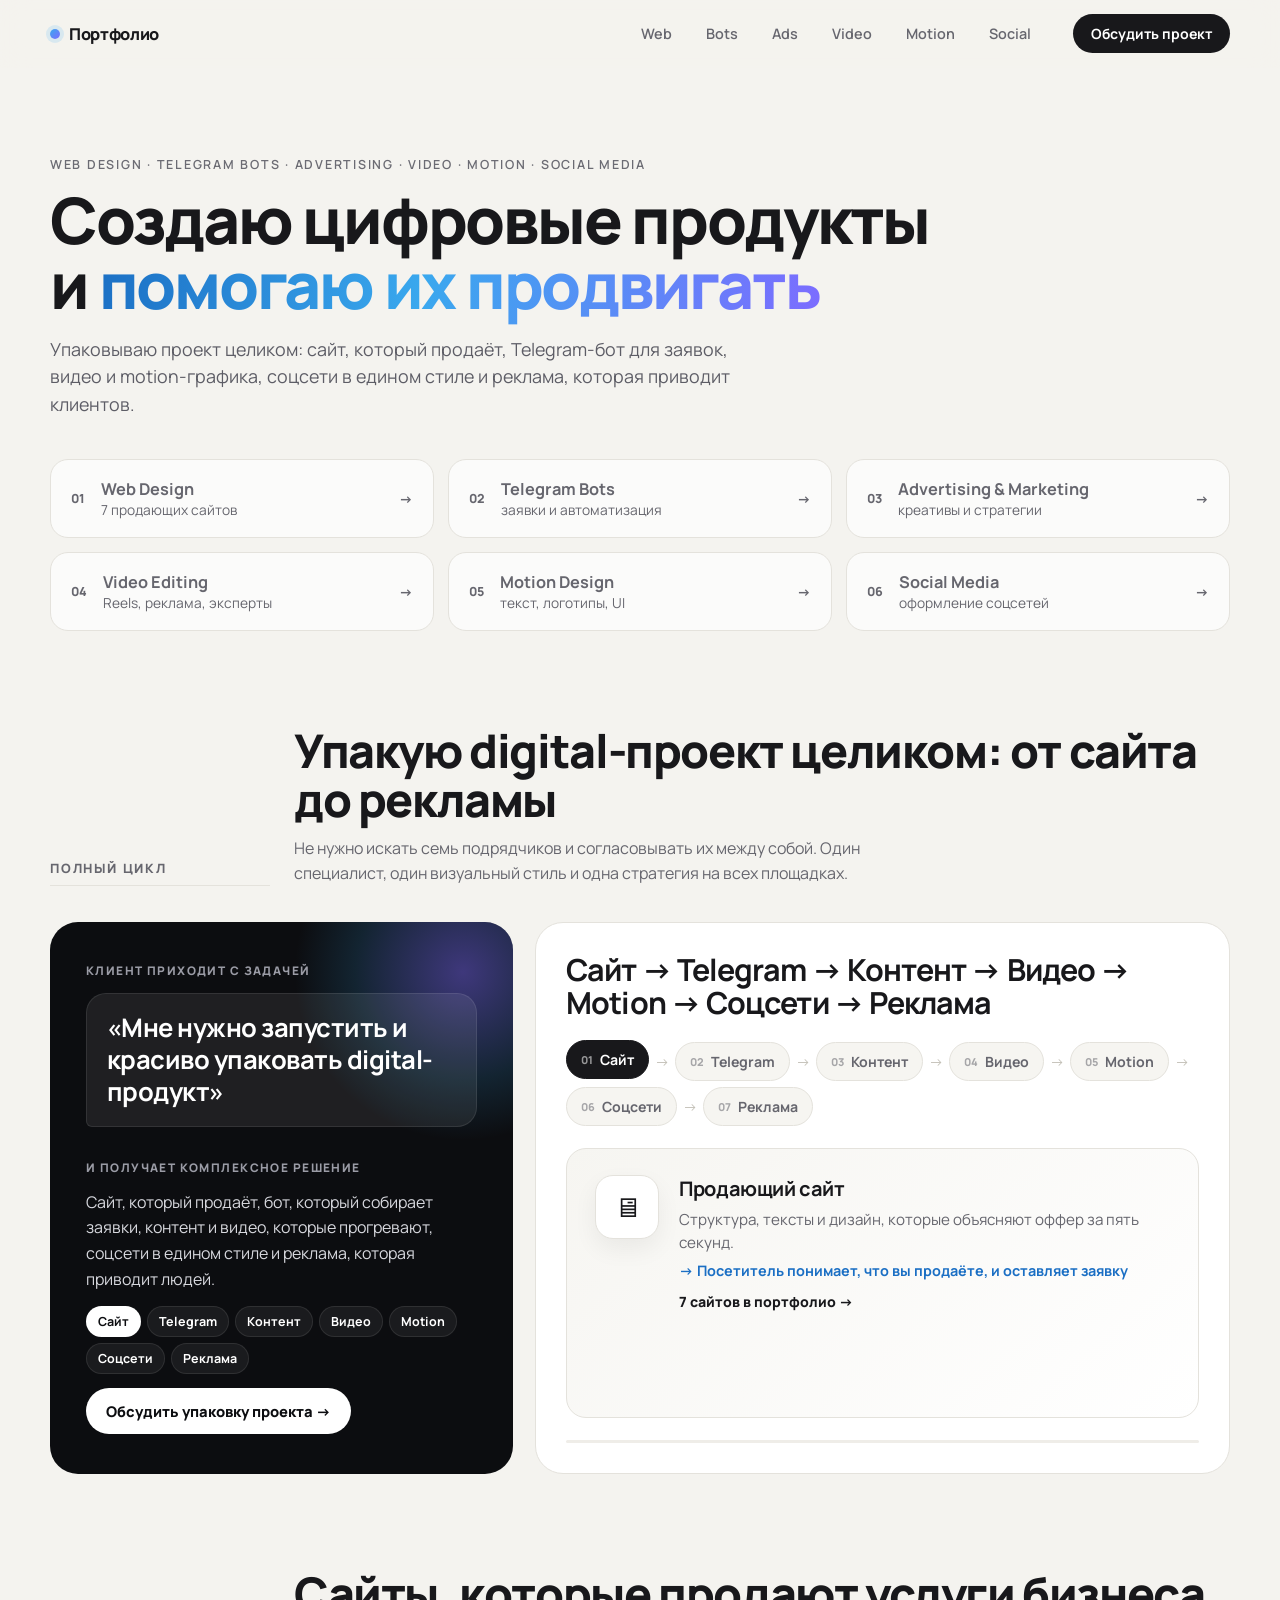
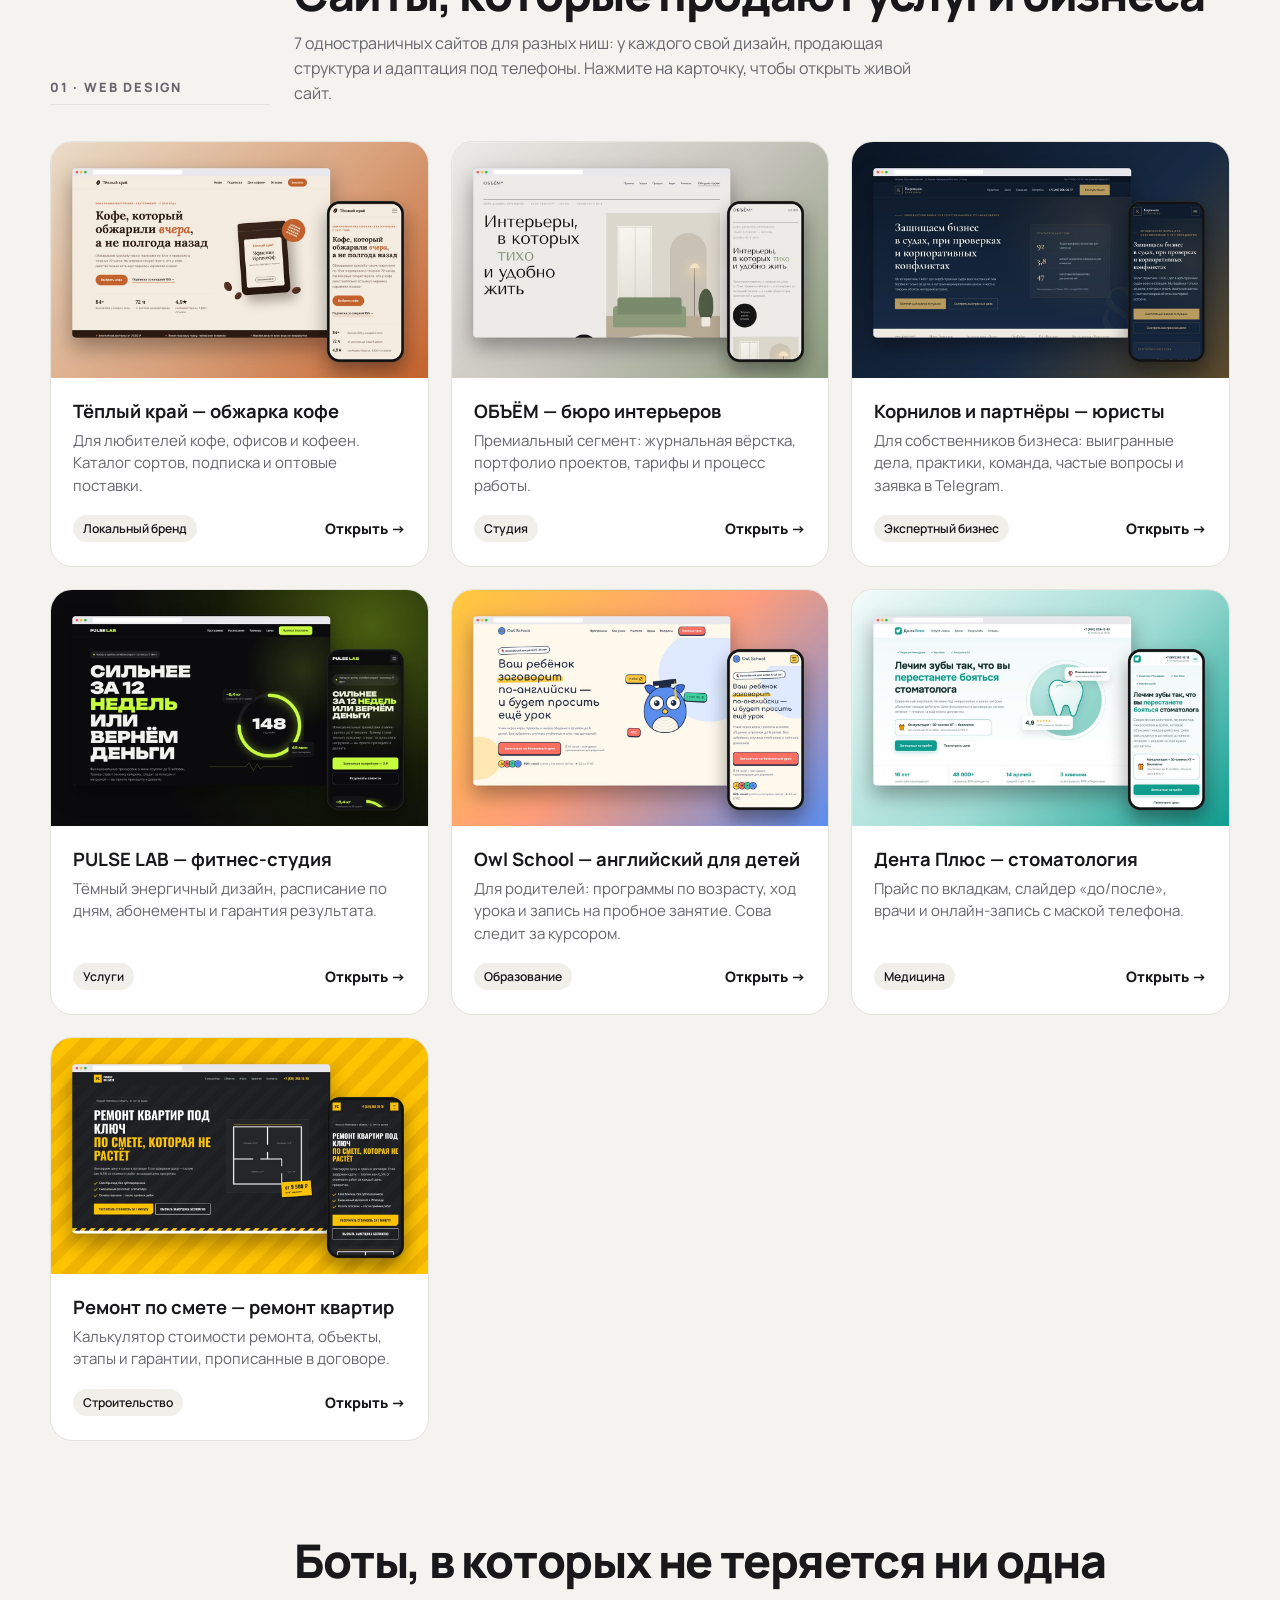
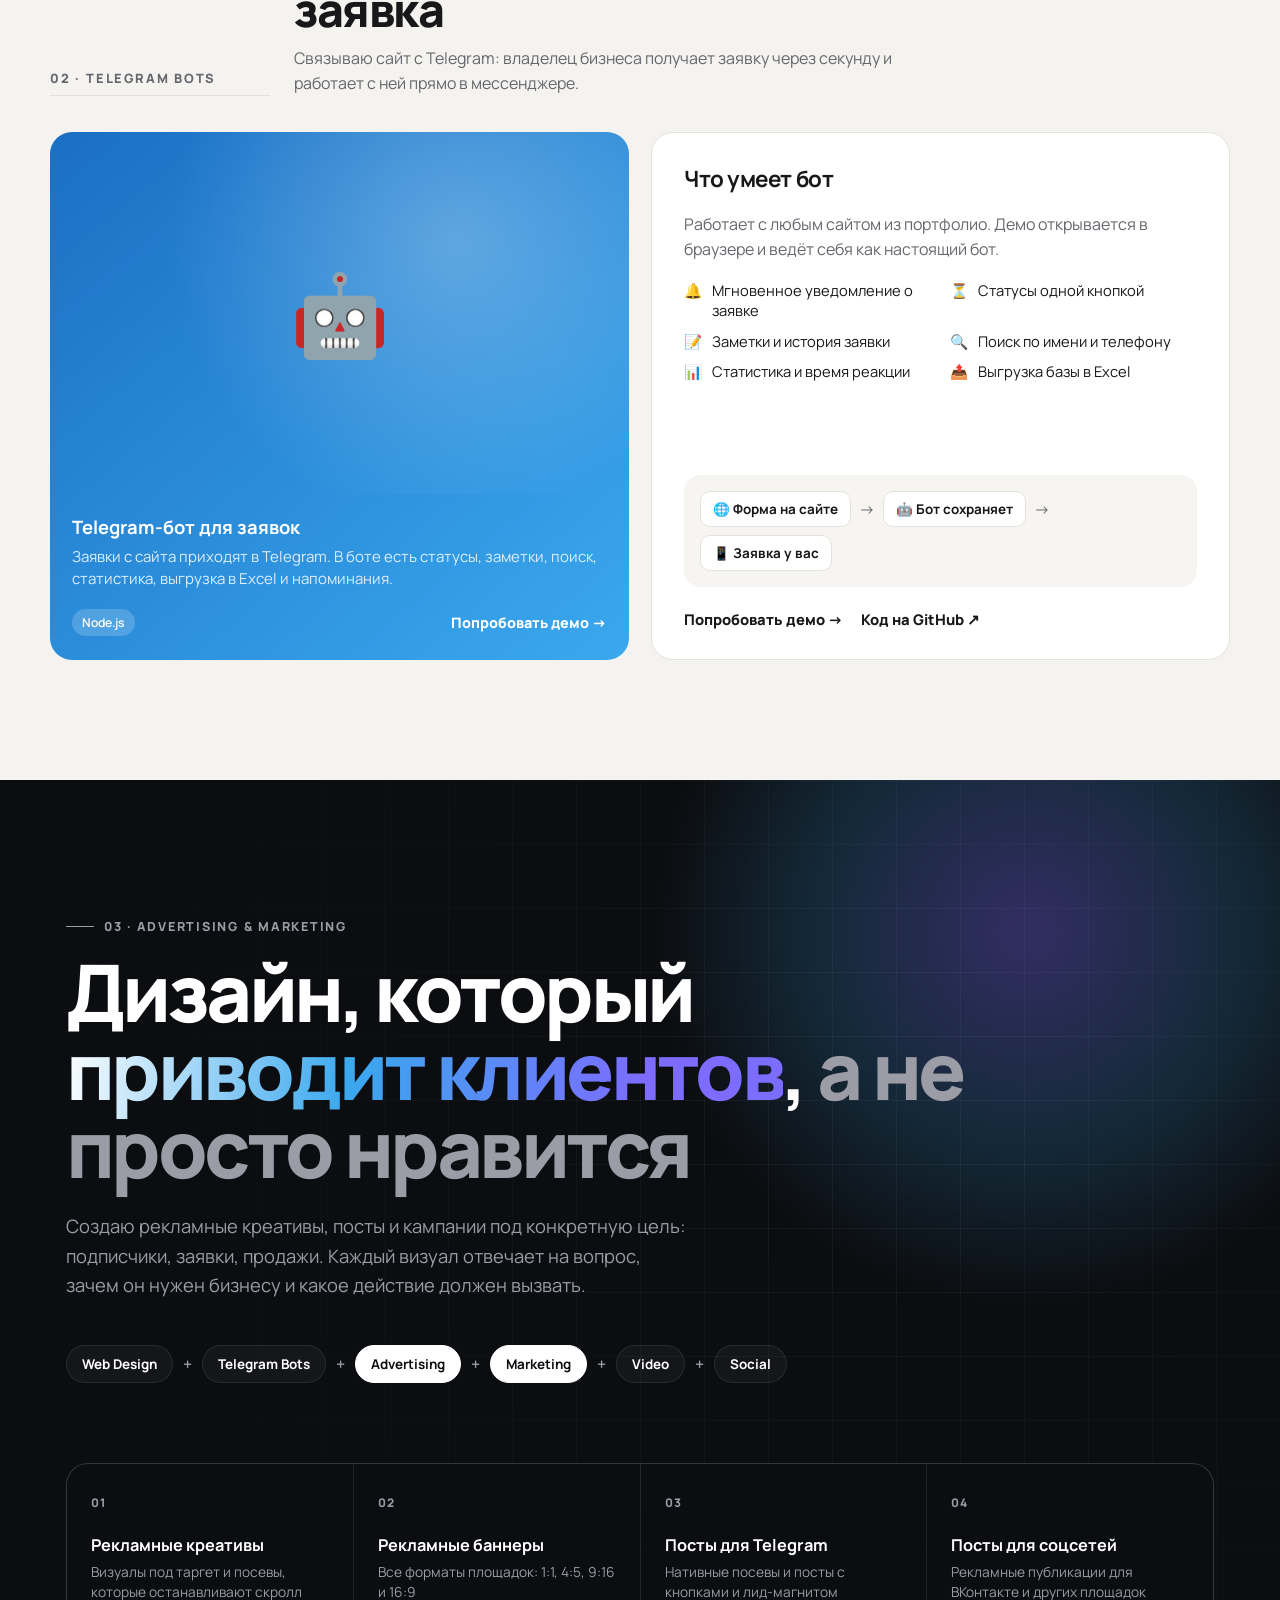
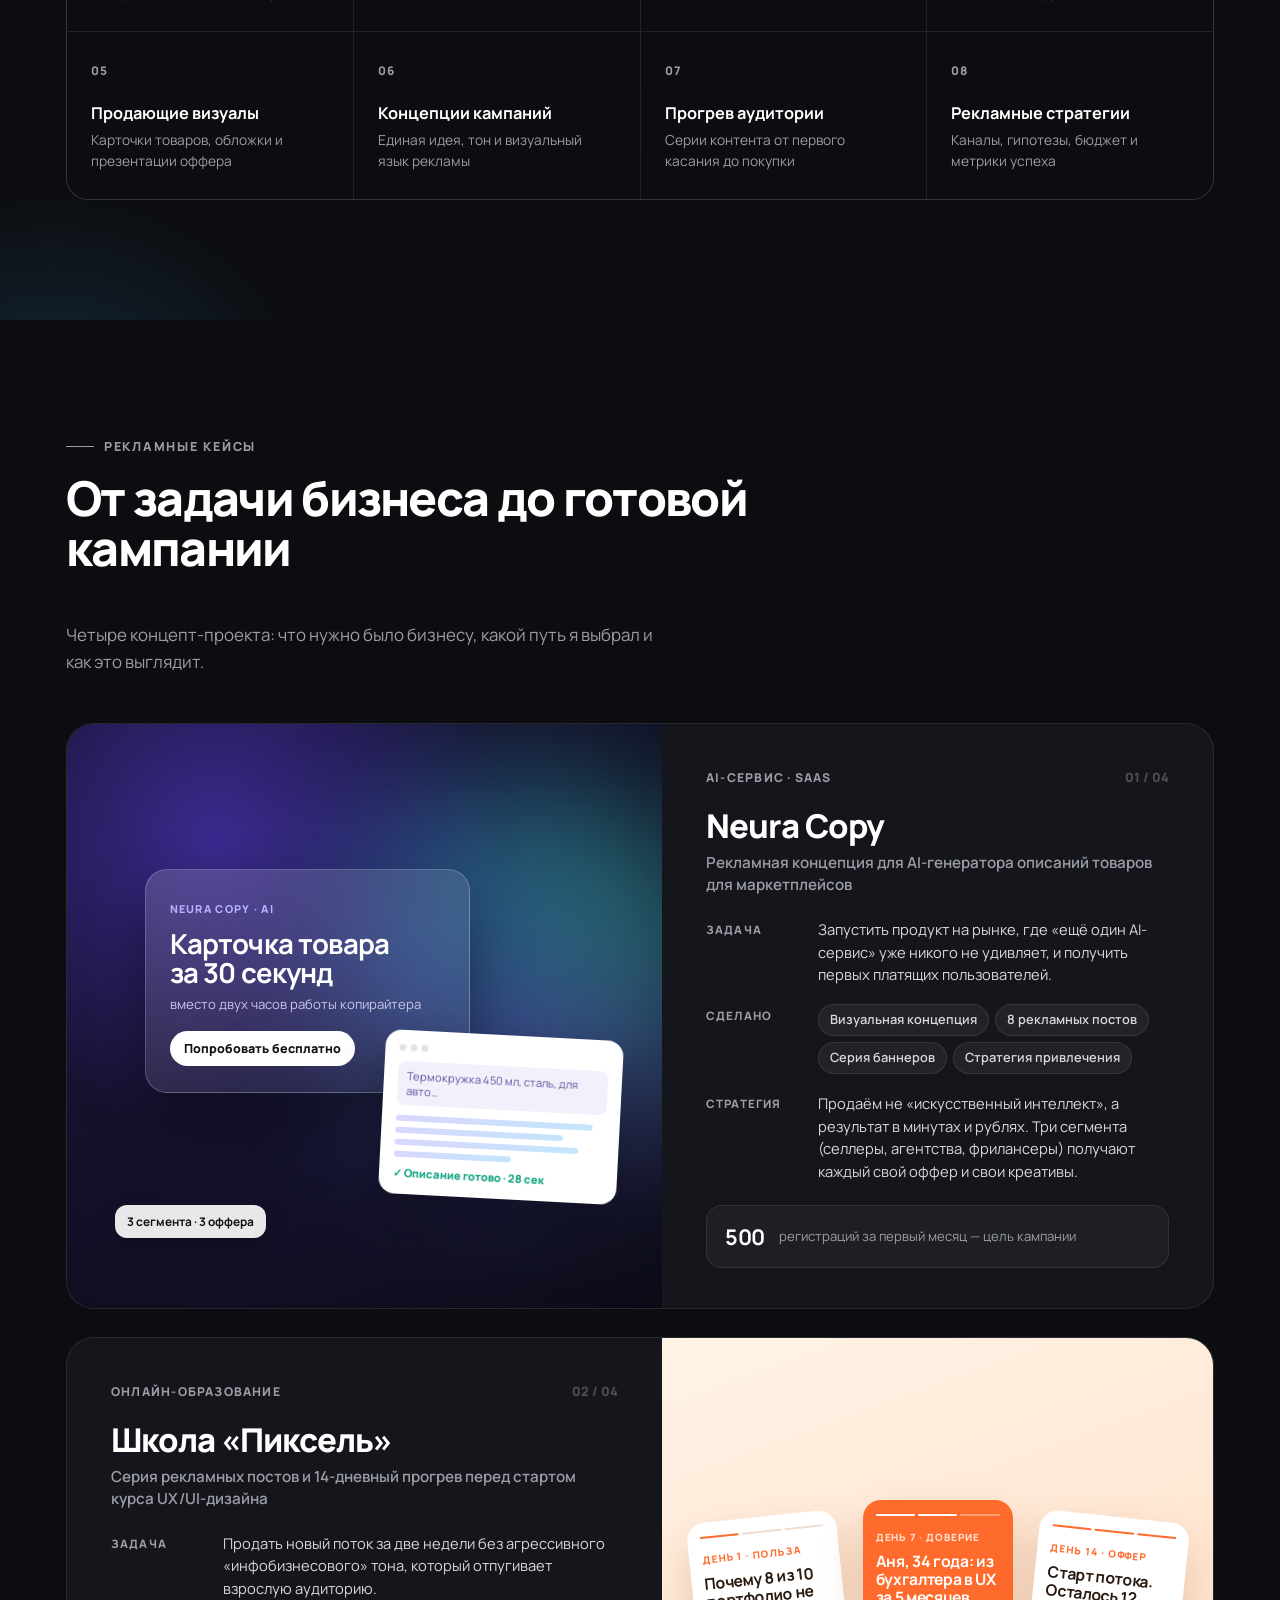
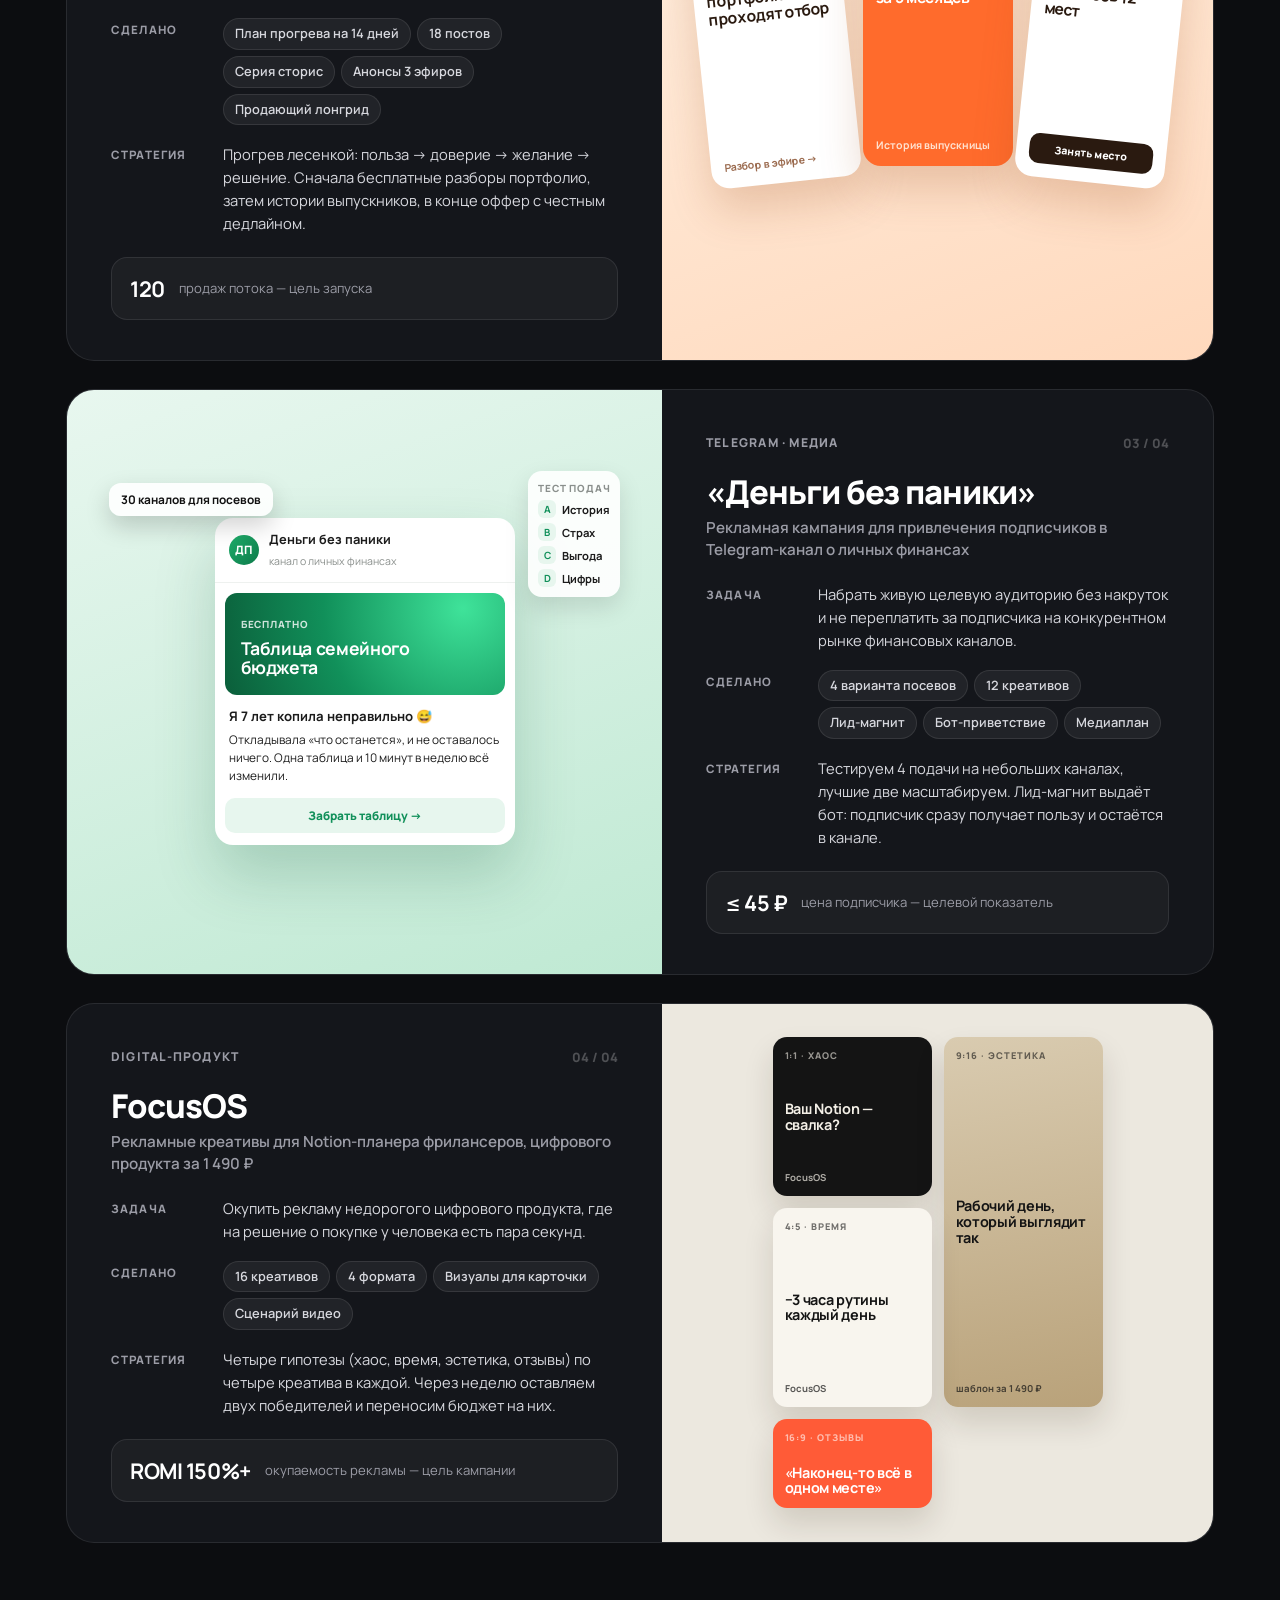
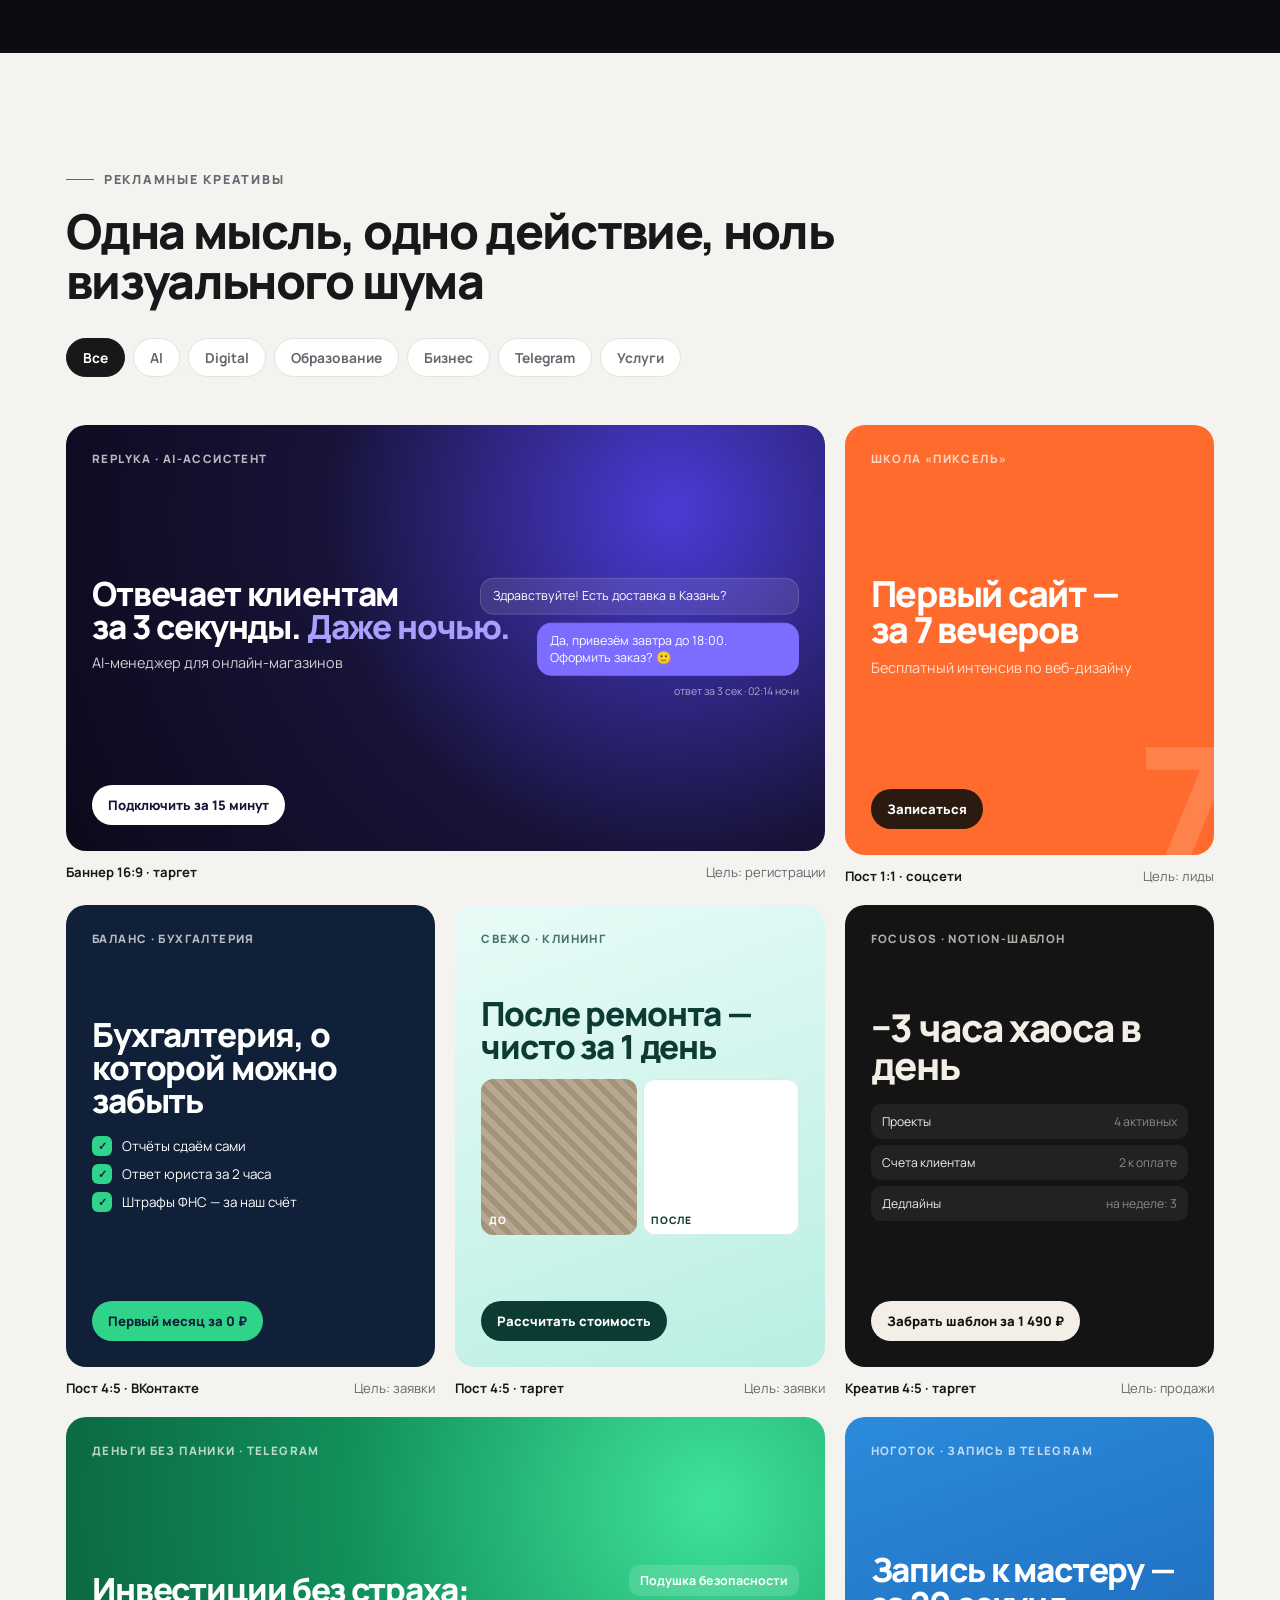
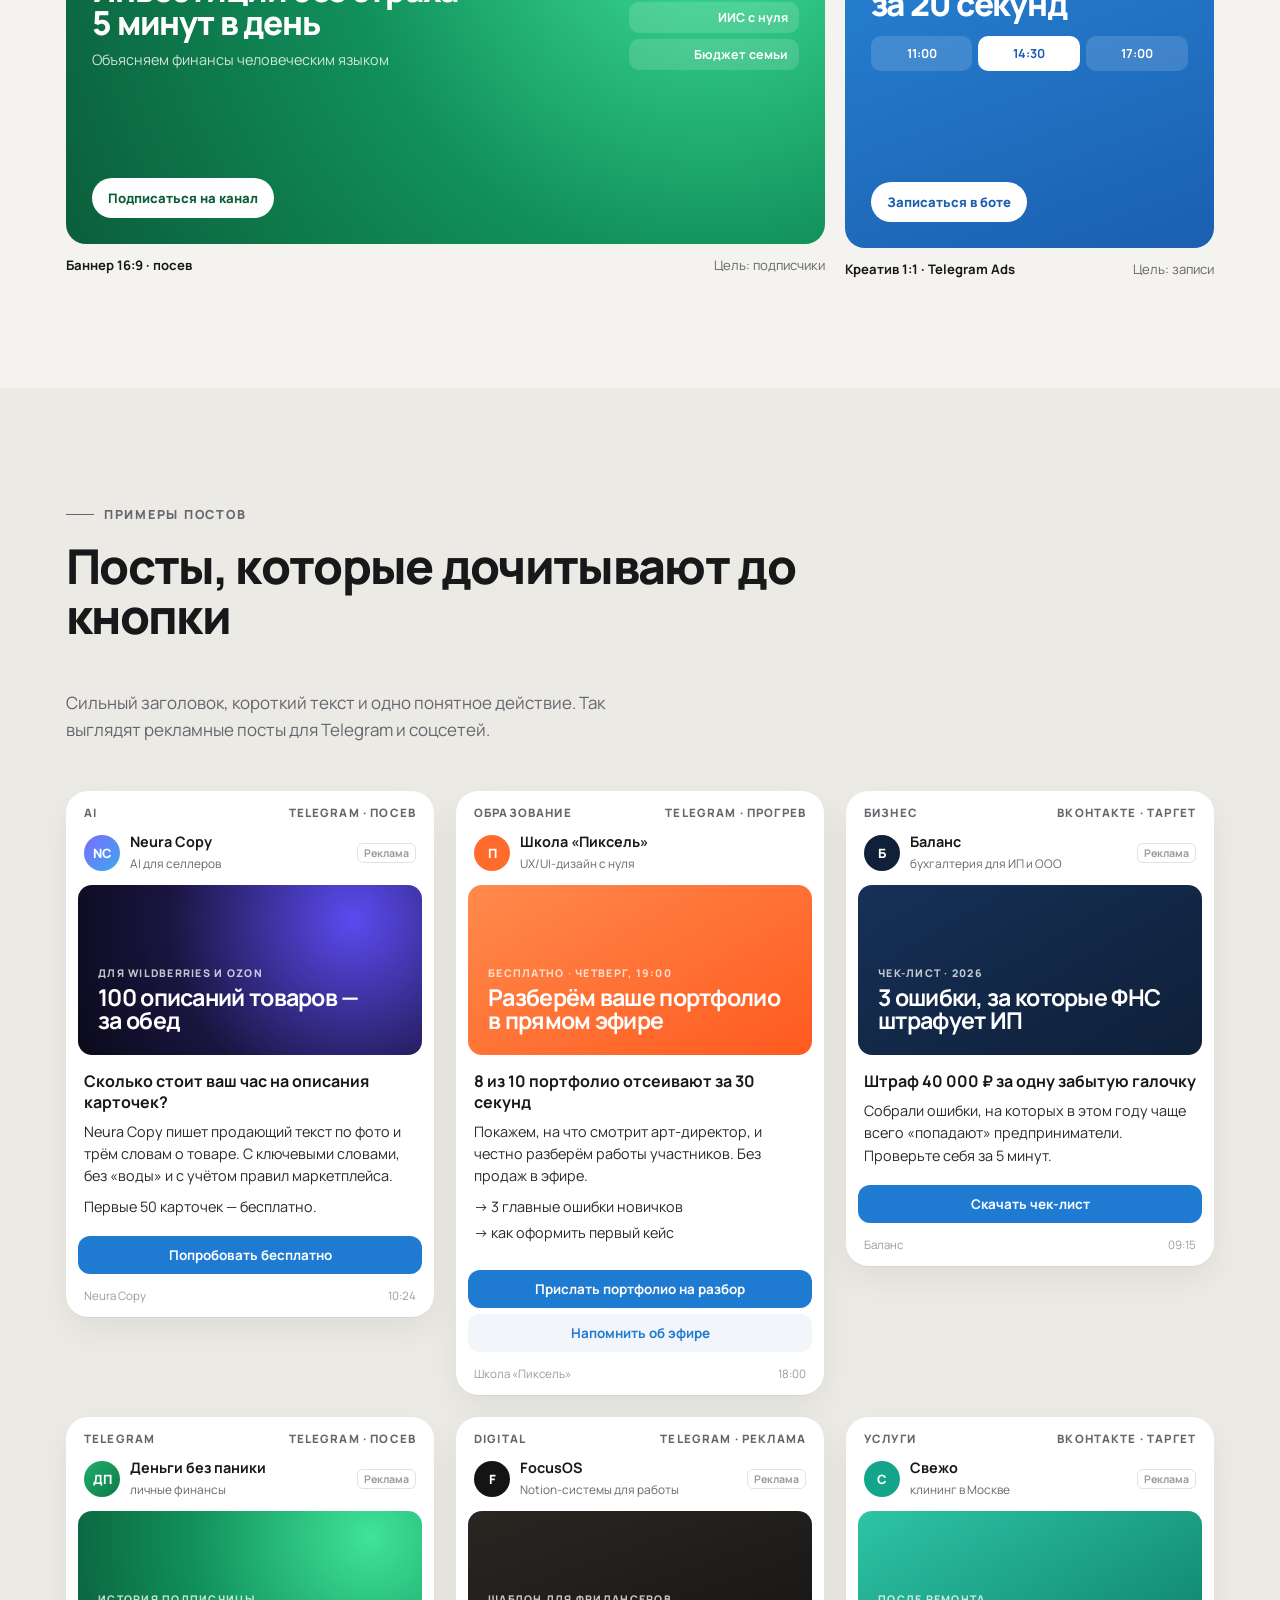
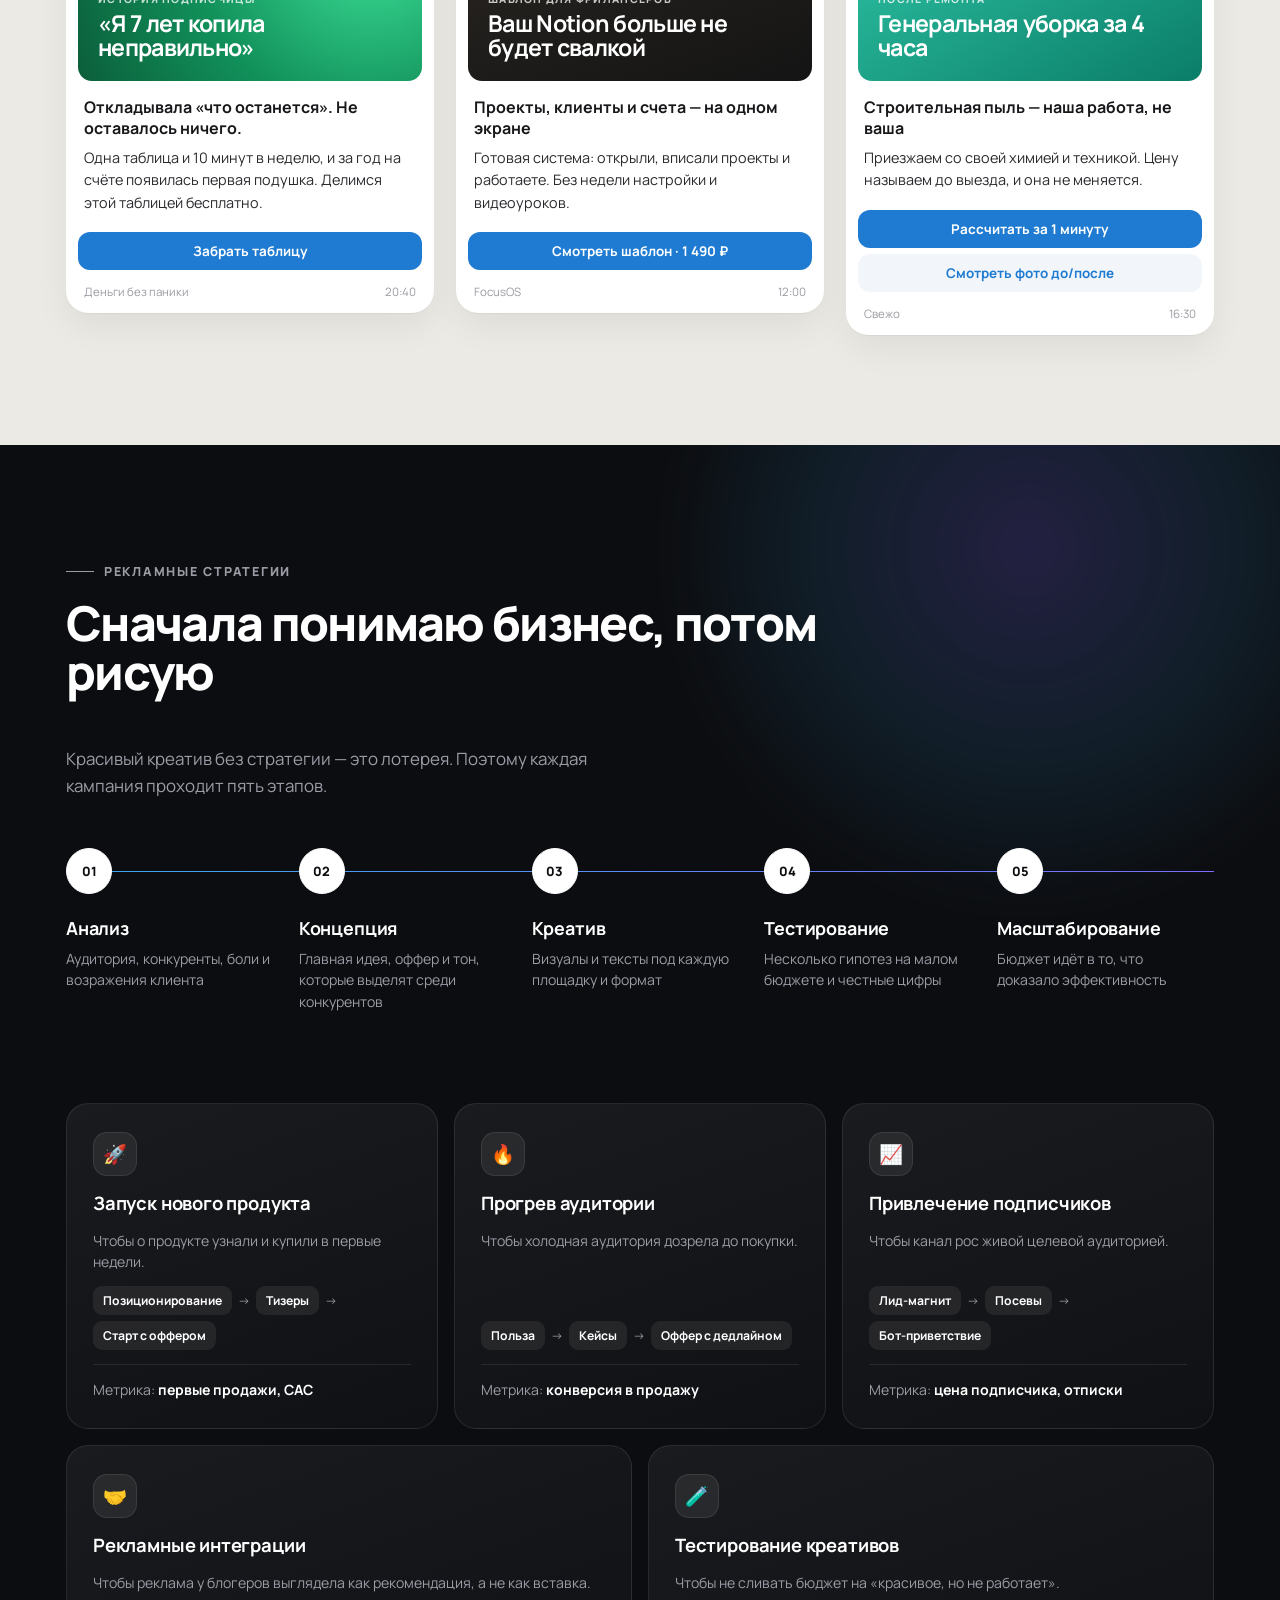
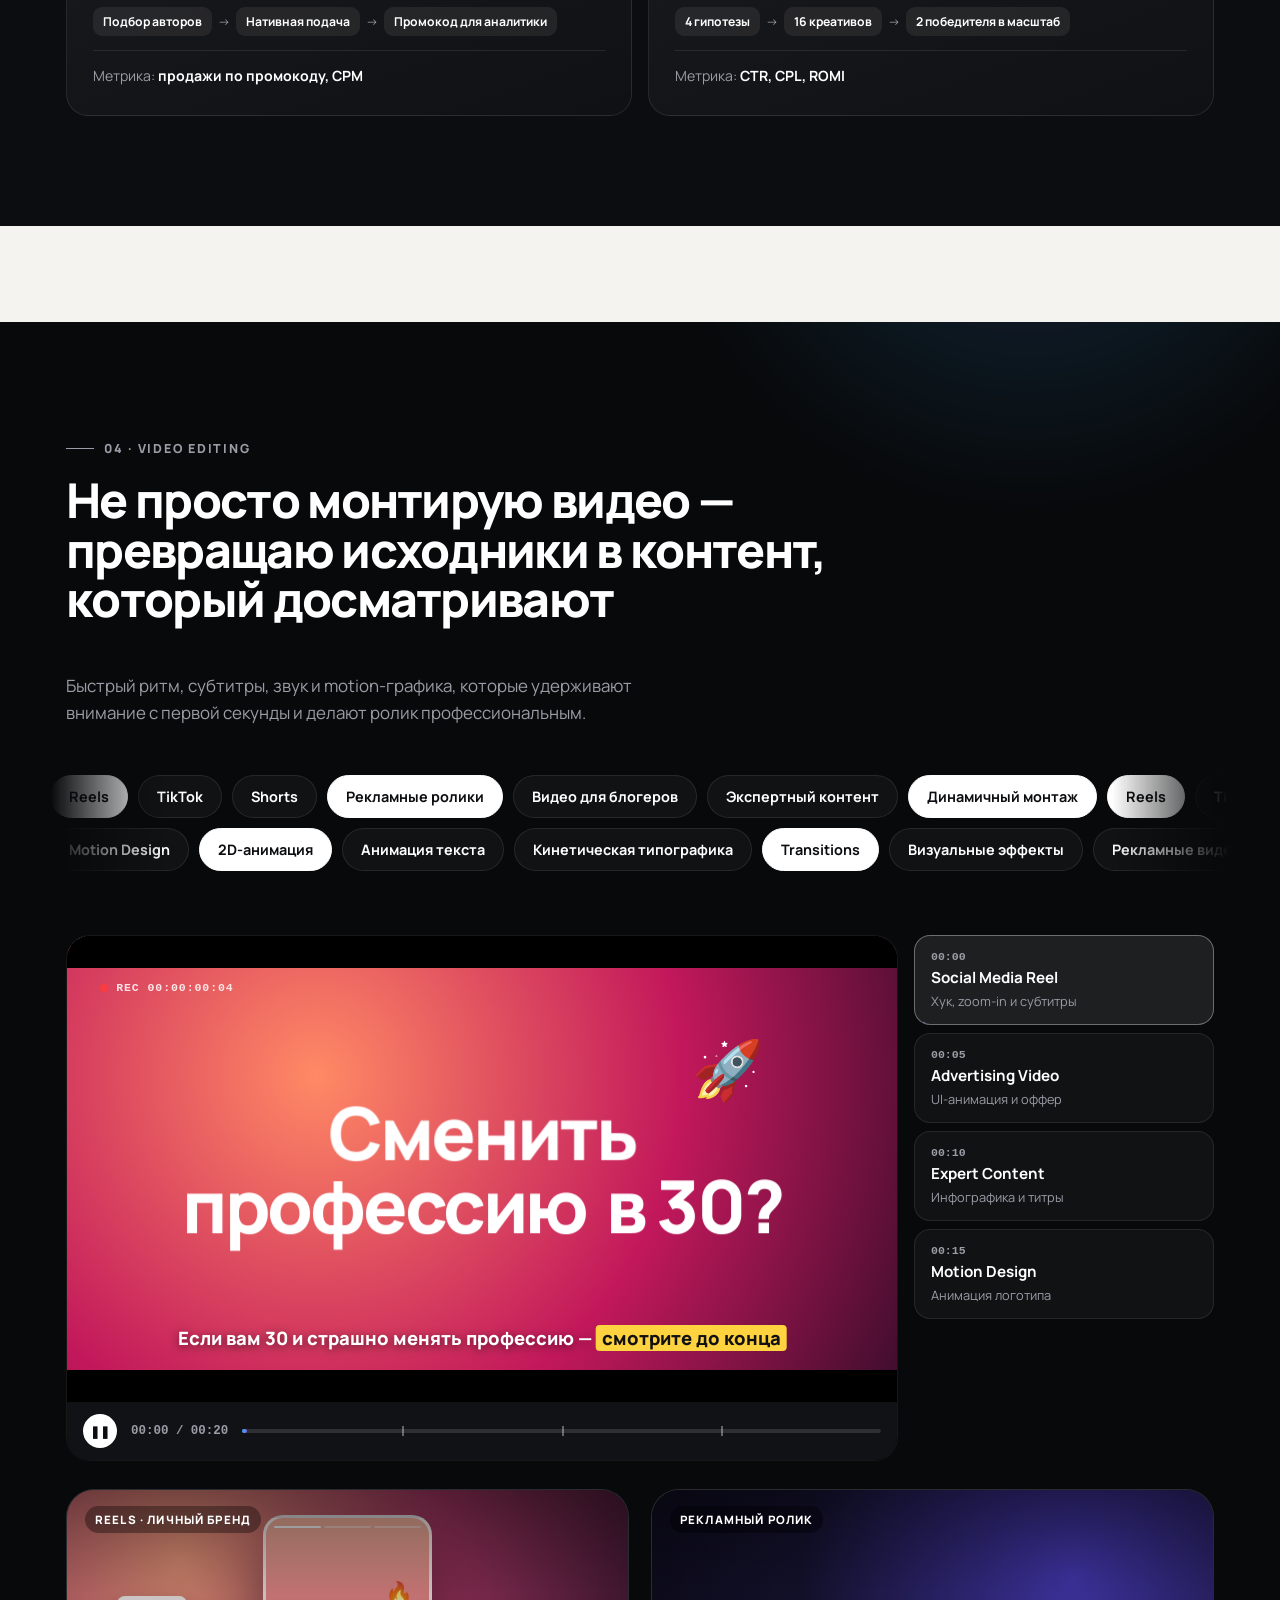
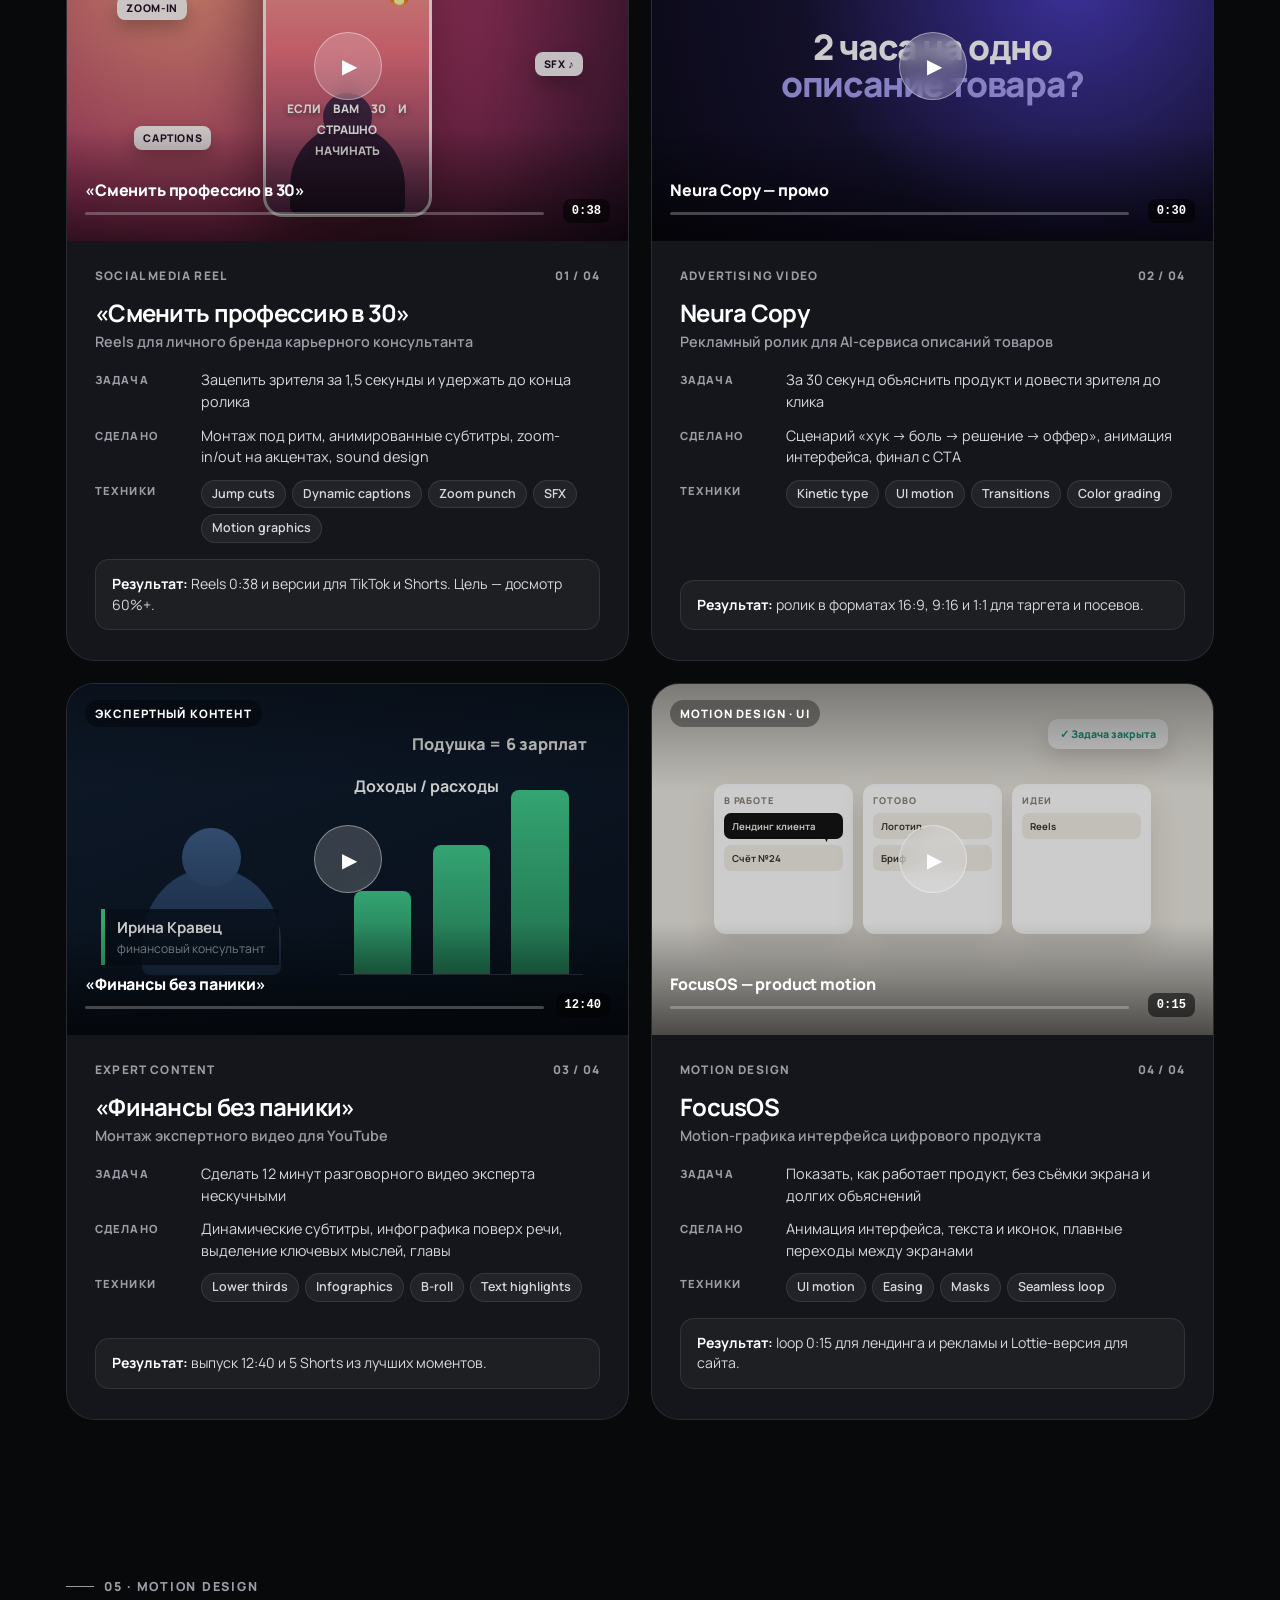
<file: index.html>
<!DOCTYPE html>
<html lang="ru">
<head>
  <meta charset="UTF-8">
  <meta name="viewport" content="width=device-width, initial-scale=1.0">
  <title>Портфолио — сайты, боты, видео, соцсети и реклама</title>
  <meta name="description" content="Упаковываю digital-проекты под ключ: продающие сайты, Telegram-боты, видеомонтаж, motion-дизайн, оформление соцсетей и реклама.">
  <meta property="og:title" content="Портфолио — сайты, Telegram-боты и реклама">
  <meta property="og:description" content="Web Design · Telegram Bots · Advertising & Marketing. Продающие сайты, боты для заявок и реклама, которая приводит клиентов.">
  <meta property="og:image" content="assets/previews/03-law-firm.jpg">
  <link rel="preconnect" href="https://fonts.googleapis.com">
  <link rel="preconnect" href="https://fonts.gstatic.com" crossorigin>
  <link href="https://fonts.googleapis.com/css2?family=Manrope:wght@400;500;600;700;800&display=swap" rel="stylesheet">
  <style>
    * { box-sizing: border-box; margin: 0; padding: 0; }
    body { font-family: 'Manrope', sans-serif; background: #f4f3ef; color: #18181b; padding: 72px 16px 56px; }
    .wrap { max-width: 1180px; margin: 0 auto; }
    .eyebrow { font-weight: 600; color: #6b6b73; text-transform: uppercase; letter-spacing: .14em; font-size: .78rem; margin-bottom: 14px; }
    h1 { font-size: clamp(2.2rem, 5.4vw, 4rem); font-weight: 800; letter-spacing: -.035em; line-height: 1.02; max-width: 820px; }
    .sub { color: #5d5d66; margin: 18px 0 48px; max-width: 640px; font-size: 1.12rem; line-height: 1.55; }
    .grid { display: grid; grid-template-columns: repeat(auto-fill, minmax(340px, 1fr)); gap: 22px; }
    a.card { display: flex; flex-direction: column; text-decoration: none; color: inherit; background: #fff; border-radius: 22px; overflow: hidden; border: 1px solid #e4e2dc; transition: transform .25s, box-shadow .25s; }
    a.card:hover { transform: translateY(-5px); box-shadow: 0 24px 50px rgba(0, 0, 0, .1); }
    .card img { display: block; width: 100%; aspect-ratio: 16 / 10; object-fit: cover; background: #e9e7e1; }
    .info { padding: 20px 22px 24px; display: flex; flex-direction: column; gap: 6px; flex: 1; }
    .info b { font-size: 1.15rem; }
    .info p { color: #66666e; font-size: .94rem; line-height: 1.5; flex: 1; }
    .meta { display: flex; justify-content: space-between; align-items: center; gap: 10px; margin-top: 12px; }
    .tag { font-size: .76rem; font-weight: 600; background: #f0efea; padding: 5px 10px; border-radius: 100px; }
    .go { font-weight: 800; font-size: .9rem; white-space: nowrap; }
    a.card--bot { background: linear-gradient(140deg, #1b6fc4, #3aa8ee); color: #fff; border: 0; }
    .card--bot .info p { color: #dbeeff; }
    .card--bot .tag { background: rgba(255, 255, 255, .18); }
    .bot-visual { aspect-ratio: 16 / 10; display: grid; place-items: center; font-size: 5rem; background: radial-gradient(circle at 70% 30%, rgba(255,255,255,.25), transparent 60%); }
    footer { margin-top: 56px; color: #8a8a92; font-size: .88rem; }
    @media (max-width: 420px) { .grid { grid-template-columns: 1fr; } }
  </style>
  <link rel="stylesheet" href="assets/portfolio.css">
  <link rel="stylesheet" href="assets/media.css">
</head>
<body>
  <header class="nav">
    <div class="nav__inner">
      <a href="#top" class="nav__brand"><i></i>Портфолио</a>
      <nav class="nav__links">
        <a href="#web">Web</a>
        <a href="#bots">Bots</a>
        <a href="#marketing">Ads</a>
        <a href="#video">Video</a>
        <a href="#motion">Motion</a>
        <a href="#social">Social</a>
      </nav>
      <a href="#contact" class="nav__cta">Обсудить проект</a>
    </div>
  </header>

  <div class="wrap" id="top">
    <section class="hero">
      <p class="eyebrow">Web Design · Telegram Bots · Advertising · Video · Motion · Social Media</p>
      <h1>Создаю цифровые продукты и&nbsp;<em>помогаю их продвигать</em></h1>
      <p class="sub">Упаковываю проект целиком: сайт, который продаёт, Telegram-бот для заявок, видео и motion-графика, соцсети в едином стиле и реклама, которая приводит клиентов.</p>
      <div class="dirs">
        <a class="dir" href="#web"><span class="dir__num">01</span><span><b>Web Design</b><span>7 продающих сайтов</span></span><span class="dir__arrow">→</span></a>
        <a class="dir" href="#bots"><span class="dir__num">02</span><span><b>Telegram Bots</b><span>заявки и автоматизация</span></span><span class="dir__arrow">→</span></a>
        <a class="dir" href="#marketing"><span class="dir__num">03</span><span><b>Advertising &amp; Marketing</b><span>креативы и стратегии</span></span><span class="dir__arrow">→</span></a>
        <a class="dir" href="#video"><span class="dir__num">04</span><span><b>Video Editing</b><span>Reels, реклама, эксперты</span></span><span class="dir__arrow">→</span></a>
        <a class="dir" href="#motion"><span class="dir__num">05</span><span><b>Motion Design</b><span>текст, логотипы, UI</span></span><span class="dir__arrow">→</span></a>
        <a class="dir" href="#social"><span class="dir__num">06</span><span><b>Social Media</b><span>оформление соцсетей</span></span><span class="dir__arrow">→</span></a>
      </div>
    </section>

    <!-- Полный цикл -->
    <section class="sec fc" id="full">
      <div class="sec-head">
        <span class="sec-head__num">Полный цикл</span>
        <div>
          <h2>Упакую digital-проект целиком: от&nbsp;сайта до&nbsp;рекламы</h2>
          <p>Не нужно искать семь подрядчиков и согласовывать их между собой. Один специалист, один визуальный стиль и одна стратегия на всех площадках.</p>
        </div>
      </div>
      <div class="fc__grid">
        <div class="fc__ask rv">
          <span class="fc__label">Клиент приходит с задачей</span>
          <p class="fc__quote">«Мне нужно запустить и красиво упаковать digital-продукт»</p>
          <span class="fc__label">И получает комплексное решение</span>
          <p class="fc__answer">Сайт, который продаёт, бот, который собирает заявки, контент и видео, которые прогревают, соцсети в едином стиле и реклама, которая приводит людей.</p>
          <div class="fc__chips" id="fcChips"><span>Сайт</span><span>Telegram</span><span>Контент</span><span>Видео</span><span>Motion</span><span>Соцсети</span><span>Реклама</span></div>
          <a href="#contact" class="fc__btn">Обсудить упаковку проекта →</a>
        </div>
        <div class="fc__flow rv" style="--d:1" id="fcFlow">
          <h3>Сайт → Telegram → Контент → Видео → Motion → Соцсети → Реклама</h3>
          <div class="fc__steps">
            <button class="fc__step on"><span>01</span>Сайт</button><i>→</i>
            <button class="fc__step"><span>02</span>Telegram</button><i>→</i>
            <button class="fc__step"><span>03</span>Контент</button><i>→</i>
            <button class="fc__step"><span>04</span>Видео</button><i>→</i>
            <button class="fc__step"><span>05</span>Motion</button><i>→</i>
            <button class="fc__step"><span>06</span>Соцсети</button><i>→</i>
            <button class="fc__step"><span>07</span>Реклама</button>
          </div>
          <div class="fc__panel">
            <div class="fc__pane on"><span class="fc__icon">🖥</span><b>Продающий сайт</b><p>Структура, тексты и дизайн, которые объясняют оффер за пять секунд.</p><span class="fc__res">→ Посетитель понимает, что вы продаёте, и оставляет заявку</span><a href="#web">7 сайтов в портфолио →</a></div>
            <div class="fc__pane"><span class="fc__icon">🤖</span><b>Telegram-бот</b><p>Заявки с сайта сразу в Telegram: статусы, заметки, поиск и статистика.</p><span class="fc__res">→ Ни одна заявка не теряется</span><a href="#bots">Демо бота →</a></div>
            <div class="fc__pane"><span class="fc__icon">✍️</span><b>Контент и прогрев</b><p>Контент-план, посты, тексты и серии прогрева под запуск продукта.</p><span class="fc__res">→ Аудитория доверяет вам ещё до покупки</span><a href="#posts">Примеры постов →</a></div>
            <div class="fc__pane"><span class="fc__icon">🎬</span><b>Видеомонтаж</b><p>Reels, Shorts, рекламные и экспертные ролики с динамичным монтажом и субтитрами.</p><span class="fc__res">→ Продукт объясняет себя за 30 секунд</span><a href="#video">Видеокейсы →</a></div>
            <div class="fc__pane"><span class="fc__icon">✨</span><b>Motion Design</b><p>Анимация логотипа, текста, интерфейсов и рекламных креативов.</p><span class="fc__res">→ Бренд выглядит живым и дорогим</span><a href="#motion">Motion-работы →</a></div>
            <div class="fc__pane"><span class="fc__icon">📱</span><b>Оформление соцсетей</b><p>Аватар, обложки, шаблоны постов, stories и highlights для всех площадок.</p><span class="fc__res">→ Вашу страницу узнают в ленте с первого взгляда</span><a href="#social">Кейсы оформления →</a></div>
            <div class="fc__pane"><span class="fc__icon">📣</span><b>Реклама и стратегия</b><p>Креативы, рекламные посты, тестирование гипотез и масштабирование.</p><span class="fc__res">→ Внимание превращается в клиентов</span><a href="#marketing">Рекламные кейсы →</a></div>
          </div>
          <div class="fc__progress"><i></i></div>
        </div>
      </div>
    </section>

    <!-- 01 · Web Design -->
    <section class="sec" id="web">
      <div class="sec-head">
        <span class="sec-head__num">01 · Web Design</span>
        <div>
          <h2>Сайты, которые продают услуги бизнеса</h2>
          <p>7 одностраничных сайтов для разных ниш: у каждого свой дизайн, продающая структура и адаптация под телефоны. Нажмите на карточку, чтобы открыть живой сайт.</p>
        </div>
      </div>
      <div class="grid">
        <a class="card" href="01-coffee-roastery/index.html"><img src="assets/previews/01-coffee-roastery.jpg" alt="Сайт обжарочной мастерской «Тёплый край»" loading="lazy"><div class="info"><b>Тёплый край — обжарка кофе</b><p>Для любителей кофе, офисов и кофеен. Каталог сортов, подписка и оптовые поставки.</p><div class="meta"><span class="tag">Локальный бренд</span><span class="go">Открыть →</span></div></div></a>
        <a class="card" href="02-interior-studio/index.html"><img src="assets/previews/02-interior-studio.jpg" alt="Сайт бюро интерьеров «ОБЪЁМ»" loading="lazy"><div class="info"><b>ОБЪЁМ — бюро интерьеров</b><p>Премиальный сегмент: журнальная вёрстка, портфолио проектов, тарифы и процесс работы.</p><div class="meta"><span class="tag">Студия</span><span class="go">Открыть →</span></div></div></a>
        <a class="card" href="03-law-firm/index.html"><img src="assets/previews/03-law-firm.jpg" alt="Сайт юридической фирмы «Корнилов и партнёры»" loading="lazy"><div class="info"><b>Корнилов и партнёры — юристы</b><p>Для собственников бизнеса: выигранные дела, практики, команда, частые вопросы и заявка в Telegram.</p><div class="meta"><span class="tag">Экспертный бизнес</span><span class="go">Открыть →</span></div></div></a>
        <a class="card" href="04-fitness-studio/index.html"><img src="assets/previews/04-fitness-studio.jpg" alt="Сайт фитнес-студии PULSE LAB" loading="lazy"><div class="info"><b>PULSE LAB — фитнес-студия</b><p>Тёмный энергичный дизайн, расписание по дням, абонементы и гарантия результата.</p><div class="meta"><span class="tag">Услуги</span><span class="go">Открыть →</span></div></div></a>
        <a class="card" href="05-kids-english-school/index.html"><img src="assets/previews/05-kids-english-school.jpg" alt="Сайт детской школы английского Owl School" loading="lazy"><div class="info"><b>Owl School — английский для детей</b><p>Для родителей: программы по возрасту, ход урока и запись на пробное занятие. Сова следит за курсором.</p><div class="meta"><span class="tag">Образование</span><span class="go">Открыть →</span></div></div></a>
        <a class="card" href="06-dental-clinic/index.html"><img src="assets/previews/06-dental-clinic.jpg" alt="Сайт стоматологии «Дента Плюс»" loading="lazy"><div class="info"><b>Дента Плюс — стоматология</b><p>Прайс по вкладкам, слайдер «до/после», врачи и онлайн-запись с маской телефона.</p><div class="meta"><span class="tag">Медицина</span><span class="go">Открыть →</span></div></div></a>
        <a class="card" href="07-renovation-company/index.html"><img src="assets/previews/07-renovation-company.jpg" alt="Сайт компании «Ремонт по смете»" loading="lazy"><div class="info"><b>Ремонт по смете — ремонт квартир</b><p>Калькулятор стоимости ремонта, объекты, этапы и гарантии, прописанные в договоре.</p><div class="meta"><span class="tag">Строительство</span><span class="go">Открыть →</span></div></div></a>
      </div>
    </section>

    <!-- 02 · Telegram Bots -->
    <section class="sec" id="bots">
      <div class="sec-head">
        <span class="sec-head__num">02 · Telegram Bots</span>
        <div>
          <h2>Боты, в которых не теряется ни одна заявка</h2>
          <p>Связываю сайт с Telegram: владелец бизнеса получает заявку через секунду и работает с ней прямо в мессенджере.</p>
        </div>
      </div>
      <div class="bots">
        <a class="card card--bot" href="telegram-bot/index.html"><div class="bot-visual">🤖</div><div class="info"><b>Telegram-бот для заявок</b><p>Заявки с сайта приходят в Telegram. В боте есть статусы, заметки, поиск, статистика, выгрузка в Excel и напоминания.</p><div class="meta"><span class="tag">Node.js</span><span class="go">Попробовать демо →</span></div></div></a>
        <div class="bots__info">
          <h3>Что умеет бот</h3>
          <p>Работает с любым сайтом из портфолио. Демо открывается в браузере и ведёт себя как настоящий бот.</p>
          <ul class="bots__list">
            <li><span>🔔</span>Мгновенное уведомление о заявке</li>
            <li><span>⏳</span>Статусы одной кнопкой</li>
            <li><span>📝</span>Заметки и история заявки</li>
            <li><span>🔍</span>Поиск по имени и телефону</li>
            <li><span>📊</span>Статистика и время реакции</li>
            <li><span>📤</span>Выгрузка базы в Excel</li>
          </ul>
          <div class="bots__flow"><span>🌐 Форма на сайте</span><i>→</i><span>🤖 Бот сохраняет</span><i>→</i><span>📱 Заявка у вас</span></div>
          <div class="bots__links">
            <a href="telegram-bot/index.html">Попробовать демо →</a>
            <a href="https://github.com/MarchenkoDanil/portfolio/tree/main/telegram-bot" target="_blank" rel="noopener">Код на GitHub ↗</a>
          </div>
        </div>
      </div>
    </section>
  </div>

  <!-- 03 · Advertising & Marketing -->
  <div class="mk" id="marketing">

    <!-- 1. Позиционирование -->
    <section class="mk-dark mk-hero">
      <div class="mk-hero__glow"></div>
      <div class="mk-hero__glow mk-hero__glow--2"></div>
      <div class="mk-grid-bg"></div>
      <div class="mk-wrap">
        <p class="mk-eyebrow rv">03 · Advertising &amp; Marketing</p>
        <h2 class="rv" style="--d:1">Дизайн, который <em>приводит клиентов</em>, <span>а не просто нравится</span></h2>
        <p class="mk-lead rv" style="--d:2">Создаю рекламные креативы, посты и кампании под конкретную цель: подписчики, заявки, продажи. Каждый визуал отвечает на вопрос, зачем он нужен бизнесу и какое действие должен вызвать.</p>
        <div class="mk-stack rv" style="--d:3">
          <span>Web Design</span><b>+</b><span>Telegram Bots</span><b>+</b><span class="on">Advertising</span><b>+</b><span class="on">Marketing</span><b>+</b><span>Video</span><b>+</b><span>Social</span>
        </div>

        <div class="mk-services">
          <div class="mk-service rv"><span class="mk-service__i">01</span><b>Рекламные креативы</b><p>Визуалы под таргет и посевы, которые останавливают скролл</p></div>
          <div class="mk-service rv" style="--d:1"><span class="mk-service__i">02</span><b>Рекламные баннеры</b><p>Все форматы площадок: 1:1, 4:5, 9:16 и 16:9</p></div>
          <div class="mk-service rv" style="--d:2"><span class="mk-service__i">03</span><b>Посты для Telegram</b><p>Нативные посевы и посты с кнопками и лид-магнитом</p></div>
          <div class="mk-service rv" style="--d:3"><span class="mk-service__i">04</span><b>Посты для соцсетей</b><p>Рекламные публикации для ВКонтакте и других площадок</p></div>
          <div class="mk-service rv"><span class="mk-service__i">05</span><b>Продающие визуалы</b><p>Карточки товаров, обложки и презентации оффера</p></div>
          <div class="mk-service rv" style="--d:1"><span class="mk-service__i">06</span><b>Концепции кампаний</b><p>Единая идея, тон и визуальный язык рекламы</p></div>
          <div class="mk-service rv" style="--d:2"><span class="mk-service__i">07</span><b>Прогрев аудитории</b><p>Серии контента от первого касания до покупки</p></div>
          <div class="mk-service rv" style="--d:3"><span class="mk-service__i">08</span><b>Рекламные стратегии</b><p>Каналы, гипотезы, бюджет и метрики успеха</p></div>
        </div>
      </div>
    </section>

    <!-- 2. Кейсы -->
    <section class="mk-dark mk-block" id="cases">
      <div class="mk-wrap">
        <div class="mk-head">
          <div>
            <p class="mk-eyebrow rv">Рекламные кейсы</p>
            <h2 class="mk-h2 rv" style="--d:1">От задачи бизнеса до готовой кампании</h2>
          </div>
          <p class="mk-lead rv" style="--d:2">Четыре концепт-проекта: что нужно было бизнесу, какой путь я выбрал и как это выглядит.</p>
        </div>

        <div class="mk-cases">
          <!-- AI-сервис -->
          <article class="case rv">
            <div class="cv cv--ai">
              <div class="cv-ai">
                <div class="cv-ai__banner">
                  <small>Neura Copy · AI</small>
                  <strong>Карточка товара за&nbsp;30&nbsp;секунд</strong>
                  <p>вместо двух часов работы копирайтера</p>
                  <span class="cv-btn">Попробовать бесплатно</span>
                </div>
                <div class="cv-ai__ui">
                  <div class="cv-ai__dots"><i></i><i></i><i></i></div>
                  <div class="cv-ai__prompt">Термокружка 450 мл, сталь, для авто…</div>
                  <div class="cv-ai__lines"><span style="--w:94%"></span><span style="--w:80%"></span><span style="--w:88%"></span><span style="--w:56%"></span></div>
                  <div class="cv-ai__done">✓ Описание готово · 28 сек</div>
                </div>
              </div>
              <span class="cv-chip">3 сегмента · 3 оффера</span>
            </div>
            <div class="case__body">
              <div class="case__top"><span class="case__niche">AI-сервис · SaaS</span><span class="case__idx">01 / 04</span></div>
              <h3>Neura Copy<small>Рекламная концепция для AI-генератора описаний товаров для маркетплейсов</small></h3>
              <div class="case__rows">
                <div class="case__row"><span>Задача</span><p>Запустить продукт на рынке, где «ещё один AI-сервис» уже никого не удивляет, и получить первых платящих пользователей.</p></div>
                <div class="case__row"><span>Сделано</span><div class="case__done"><i>Визуальная концепция</i><i>8 рекламных постов</i><i>Серия баннеров</i><i>Стратегия привлечения</i></div></div>
                <div class="case__row"><span>Стратегия</span><p>Продаём не «искусственный интеллект», а результат в минутах и рублях. Три сегмента (селлеры, агентства, фрилансеры) получают каждый свой оффер и свои креативы.</p></div>
              </div>
              <div class="case__goal"><b>500</b><span>регистраций за первый месяц — цель кампании</span></div>
            </div>
          </article>

          <!-- Онлайн-школа -->
          <article class="case rv">
            <div class="cv cv--edu">
              <div class="cv-stories">
                <div class="story" style="--r:-6deg"><div class="story__bar"><i class="on"></i><i></i><i></i></div><span class="story__day">День 1 · польза</span><b>Почему 8 из 10 портфолио не проходят отбор</b><span class="story__foot">Разбор в эфире →</span></div>
                <div class="story story--accent"><div class="story__bar"><i class="on"></i><i class="on"></i><i></i></div><span class="story__day">День 7 · доверие</span><b>Аня, 34 года: из бухгалтера в UX за 5 месяцев</b><span class="story__foot">История выпускницы</span></div>
                <div class="story" style="--r:6deg"><div class="story__bar"><i class="on"></i><i class="on"></i><i class="on"></i></div><span class="story__day">День 14 · оффер</span><b>Старт потока. Осталось 12 мест</b><span class="story__cta">Занять место</span></div>
              </div>
            </div>
            <div class="case__body">
              <div class="case__top"><span class="case__niche">Онлайн-образование</span><span class="case__idx">02 / 04</span></div>
              <h3>Школа «Пиксель»<small>Серия рекламных постов и 14-дневный прогрев перед стартом курса UX/UI-дизайна</small></h3>
              <div class="case__rows">
                <div class="case__row"><span>Задача</span><p>Продать новый поток за две недели без агрессивного «инфобизнесового» тона, который отпугивает взрослую аудиторию.</p></div>
                <div class="case__row"><span>Сделано</span><div class="case__done"><i>План прогрева на 14 дней</i><i>18 постов</i><i>Серия сторис</i><i>Анонсы 3 эфиров</i><i>Продающий лонгрид</i></div></div>
                <div class="case__row"><span>Стратегия</span><p>Прогрев лесенкой: польза → доверие → желание → решение. Сначала бесплатные разборы портфолио, затем истории выпускников, в конце оффер с честным дедлайном.</p></div>
              </div>
              <div class="case__goal"><b>120</b><span>продаж потока — цель запуска</span></div>
            </div>
          </article>

          <!-- Telegram-проект -->
          <article class="case rv">
            <div class="cv cv--tg">
              <div class="cv-tg">
                <div class="cv-tg__head"><span class="cv-tg__ava">ДП</span><div><b>Деньги без паники</b><small>канал о личных финансах</small></div></div>
                <div class="cv-tg__img"><small>Бесплатно</small><strong>Таблица семейного бюджета</strong></div>
                <div class="cv-tg__text"><b>Я 7 лет копила неправильно 😅</b>Откладывала «что останется», и не оставалось ничего. Одна таблица и 10 минут в неделю всё изменили.</div>
                <div class="cv-tg__btn">Забрать таблицу →</div>
              </div>
              <div class="cv-ab"><small>Тест подач</small><span><i>A</i>История</span><span><i>B</i>Страх</span><span><i>C</i>Выгода</span><span><i>D</i>Цифры</span></div>
              <span class="cv-chip cv-chip--a">30 каналов для посевов</span>
            </div>
            <div class="case__body">
              <div class="case__top"><span class="case__niche">Telegram · медиа</span><span class="case__idx">03 / 04</span></div>
              <h3>«Деньги без паники»<small>Рекламная кампания для привлечения подписчиков в Telegram-канал о личных финансах</small></h3>
              <div class="case__rows">
                <div class="case__row"><span>Задача</span><p>Набрать живую целевую аудиторию без накруток и не переплатить за подписчика на конкурентном рынке финансовых каналов.</p></div>
                <div class="case__row"><span>Сделано</span><div class="case__done"><i>4 варианта посевов</i><i>12 креативов</i><i>Лид-магнит</i><i>Бот-приветствие</i><i>Медиаплан</i></div></div>
                <div class="case__row"><span>Стратегия</span><p>Тестируем 4 подачи на небольших каналах, лучшие две масштабируем. Лид-магнит выдаёт бот: подписчик сразу получает пользу и остаётся в канале.</p></div>
              </div>
              <div class="case__goal"><b>≤ 45 ₽</b><span>цена подписчика — целевой показатель</span></div>
            </div>
          </article>

          <!-- Digital-продукт -->
          <article class="case rv">
            <div class="cv cv--digital">
              <div class="cv-formats">
                <div class="fmt fmt--1"><small>1:1 · хаос</small><b>Ваш Notion — свалка?</b><span>FocusOS</span></div>
                <div class="fmt fmt--3"><small>9:16 · эстетика</small><b>Рабочий день, который выглядит так</b><span>шаблон за 1 490 ₽</span></div>
                <div class="fmt fmt--2"><small>4:5 · время</small><b>−3 часа рутины каждый день</b><span>FocusOS</span></div>
                <div class="fmt fmt--4"><small>16:9 · отзывы</small><b>«Наконец-то всё в одном месте»</b></div>
              </div>
            </div>
            <div class="case__body">
              <div class="case__top"><span class="case__niche">Digital-продукт</span><span class="case__idx">04 / 04</span></div>
              <h3>FocusOS<small>Рекламные креативы для Notion-планера фрилансеров, цифрового продукта за 1 490 ₽</small></h3>
              <div class="case__rows">
                <div class="case__row"><span>Задача</span><p>Окупить рекламу недорогого цифрового продукта, где на решение о покупке у человека есть пара секунд.</p></div>
                <div class="case__row"><span>Сделано</span><div class="case__done"><i>16 креативов</i><i>4 формата</i><i>Визуалы для карточки</i><i>Сценарий видео</i></div></div>
                <div class="case__row"><span>Стратегия</span><p>Четыре гипотезы (хаос, время, эстетика, отзывы) по четыре креатива в каждой. Через неделю оставляем двух победителей и переносим бюджет на них.</p></div>
              </div>
              <div class="case__goal"><b>ROMI 150%+</b><span>окупаемость рекламы — цель кампании</span></div>
            </div>
          </article>
        </div>
      </div>
    </section>

    <!-- 3. Рекламные креативы -->
    <section class="mk-light mk-block" id="creatives">
      <div class="mk-wrap">
        <div class="mk-head">
          <div>
            <p class="mk-eyebrow rv">Рекламные креативы</p>
            <h2 class="mk-h2 rv" style="--d:1">Одна мысль, одно действие, ноль визуального шума</h2>
          </div>
          <div class="filters rv" style="--d:2">
            <button class="on" data-filter="all">Все</button>
            <button data-filter="ai">AI</button>
            <button data-filter="digital">Digital</button>
            <button data-filter="edu">Образование</button>
            <button data-filter="biz">Бизнес</button>
            <button data-filter="tg">Telegram</button>
            <button data-filter="svc">Услуги</button>
          </div>
        </div>

        <div class="creatives">
          <figure class="cr cr--wide rv" data-cat="ai">
            <div class="cr__art cr-ai" style="--ar:16/9">
              <span class="cr__brand">Replyka · AI-ассистент</span>
              <div class="cr-ai__chat"><span>Здравствуйте! Есть доставка в Казань?</span><span>Да, привезём завтра до 18:00. Оформить заказ? 🙂</span><small>ответ за 3 сек · 02:14 ночи</small></div>
              <div><p class="cr__title">Отвечает клиентам<br>за 3 секунды. <em>Даже ночью.</em></p><p class="cr__sub">AI-менеджер для онлайн-магазинов</p></div>
              <span class="cr__cta">Подключить за 15 минут</span>
            </div>
            <figcaption class="cr__meta"><b>Баннер 16:9 · таргет</b><span>Цель: регистрации</span></figcaption>
          </figure>

          <figure class="cr rv" style="--d:1" data-cat="edu">
            <div class="cr__art cr-edu" style="--ar:6/7">
              <span class="cr__brand">Школа «Пиксель»</span>
              <span class="cr-edu__num">7</span>
              <div><p class="cr__title">Первый сайт — за&nbsp;7&nbsp;вечеров</p><p class="cr__sub">Бесплатный интенсив по веб-дизайну</p></div>
              <span class="cr__cta">Записаться</span>
            </div>
            <figcaption class="cr__meta"><b>Пост 1:1 · соцсети</b><span>Цель: лиды</span></figcaption>
          </figure>

          <figure class="cr rv" data-cat="biz">
            <div class="cr__art cr-biz" style="--ar:4/5">
              <span class="cr__brand">Баланс · бухгалтерия</span>
              <div>
                <p class="cr__title">Бухгалтерия, о которой можно забыть</p>
                <div class="cr-biz__check"><span>Отчёты сдаём сами</span><span>Ответ юриста за 2 часа</span><span>Штрафы ФНС — за наш счёт</span></div>
              </div>
              <span class="cr__cta">Первый месяц за 0 ₽</span>
            </div>
            <figcaption class="cr__meta"><b>Пост 4:5 · ВКонтакте</b><span>Цель: заявки</span></figcaption>
          </figure>

          <figure class="cr rv" style="--d:1" data-cat="svc">
            <div class="cr__art cr-svc" style="--ar:4/5">
              <span class="cr__brand">Свежо · клининг</span>
              <div>
                <p class="cr__title">После ремонта — чисто за 1 день</p>
                <div class="cr-svc__ba"><span>до</span><span>после</span></div>
              </div>
              <span class="cr__cta">Рассчитать стоимость</span>
            </div>
            <figcaption class="cr__meta"><b>Пост 4:5 · таргет</b><span>Цель: заявки</span></figcaption>
          </figure>

          <figure class="cr rv" style="--d:2" data-cat="digital">
            <div class="cr__art cr-dig" style="--ar:4/5">
              <span class="cr__brand">FocusOS · Notion-шаблон</span>
              <div>
                <p class="cr__title">−3 часа хаоса в день</p>
                <div class="cr-dig__board"><span>Проекты <i>4 активных</i></span><span>Счета клиентам <i>2 к оплате</i></span><span>Дедлайны <i>на неделе: 3</i></span></div>
              </div>
              <span class="cr__cta">Забрать шаблон за 1 490 ₽</span>
            </div>
            <figcaption class="cr__meta"><b>Креатив 4:5 · таргет</b><span>Цель: продажи</span></figcaption>
          </figure>

          <figure class="cr cr--wide rv" data-cat="tg">
            <div class="cr__art cr-tg" style="--ar:16/9">
              <span class="cr__brand">Деньги без паники · Telegram</span>
              <div class="cr-tg__row">
                <div><p class="cr__title">Инвестиции без страха:<br>5 минут в день</p><p class="cr__sub">Объясняем финансы человеческим языком</p></div>
                <div class="cr-tg__ticker"><span>Подушка безопасности</span><span>ИИС с нуля</span><span>Бюджет семьи</span></div>
              </div>
              <span class="cr__cta">Подписаться на канал</span>
            </div>
            <figcaption class="cr__meta"><b>Баннер 16:9 · посев</b><span>Цель: подписчики</span></figcaption>
          </figure>

          <figure class="cr rv" style="--d:1" data-cat="tg">
            <div class="cr__art cr-bot" style="--ar:6/7">
              <span class="cr__brand">Ноготок · запись в Telegram</span>
              <div>
                <p class="cr__title">Запись к мастеру — за 20 секунд</p>
                <div class="cr-bot__slots"><span>11:00</span><span class="on">14:30</span><span>17:00</span></div>
              </div>
              <span class="cr__cta">Записаться в боте</span>
            </div>
            <figcaption class="cr__meta"><b>Креатив 1:1 · Telegram Ads</b><span>Цель: записи</span></figcaption>
          </figure>
        </div>
      </div>
    </section>

    <!-- 4. Примеры постов -->
    <section class="mk-light mk-posts mk-block" id="posts">
      <div class="mk-wrap">
        <div class="mk-head">
          <div>
            <p class="mk-eyebrow rv">Примеры постов</p>
            <h2 class="mk-h2 rv" style="--d:1">Посты, которые дочитывают до кнопки</h2>
          </div>
          <p class="mk-lead rv" style="--d:2">Сильный заголовок, короткий текст и одно понятное действие. Так выглядят рекламные посты для Telegram и соцсетей.</p>
        </div>

        <div class="posts">
          <article class="post rv">
            <div class="post__label"><span>AI</span><span>Telegram · посев</span></div>
            <div class="post__head"><span class="post__ava" style="background:linear-gradient(135deg,#7c6cff,#3aa8ee)">NC</span><div><b>Neura Copy</b><small>AI для селлеров</small></div><span class="post__ad">Реклама</span></div>
            <div class="post__img" style="background:radial-gradient(circle at 80% 20%,#5b4bf0,#1a1540 60%,#0b0a1a)"><small>Для Wildberries и Ozon</small><strong>100 описаний товаров — за&nbsp;обед</strong></div>
            <div class="post__text"><b>Сколько стоит ваш час на описания карточек?</b><p>Neura Copy пишет продающий текст по фото и трём словам о товаре. С ключевыми словами, без «воды» и с учётом правил маркетплейса.</p><p>Первые 50 карточек — бесплатно.</p></div>
            <div class="post__btns"><span class="main">Попробовать бесплатно</span></div>
            <div class="post__foot"><span>Neura Copy</span><span>10:24</span></div>
          </article>

          <article class="post rv" style="--d:1">
            <div class="post__label"><span>Образование</span><span>Telegram · прогрев</span></div>
            <div class="post__head"><span class="post__ava" style="background:#ff6b2c">П</span><div><b>Школа «Пиксель»</b><small>UX/UI-дизайн с нуля</small></div></div>
            <div class="post__img" style="background:linear-gradient(150deg,#ff8a4c,#ff5a1f)"><small>Бесплатно · четверг, 19:00</small><strong>Разберём ваше портфолио в&nbsp;прямом эфире</strong></div>
            <div class="post__text"><b>8 из 10 портфолио отсеивают за 30 секунд</b><p>Покажем, на что смотрит арт-директор, и честно разберём работы участников. Без продаж в эфире.</p><ul><li>→ 3 главные ошибки новичков</li><li>→ как оформить первый кейс</li></ul></div>
            <div class="post__btns"><span class="main">Прислать портфолио на разбор</span><span>Напомнить об эфире</span></div>
            <div class="post__foot"><span>Школа «Пиксель»</span><span>18:00</span></div>
          </article>

          <article class="post rv" style="--d:2">
            <div class="post__label"><span>Бизнес</span><span>ВКонтакте · таргет</span></div>
            <div class="post__head"><span class="post__ava" style="background:#0f2038">Б</span><div><b>Баланс</b><small>бухгалтерия для ИП и ООО</small></div><span class="post__ad">Реклама</span></div>
            <div class="post__img" style="background:linear-gradient(150deg,#163057,#0f2038)"><small>Чек-лист · 2026</small><strong>3 ошибки, за которые ФНС штрафует ИП</strong></div>
            <div class="post__text"><b>Штраф 40 000 ₽ за одну забытую галочку</b><p>Собрали ошибки, на которых в этом году чаще всего «попадают» предприниматели. Проверьте себя за 5 минут.</p></div>
            <div class="post__btns"><span class="main">Скачать чек-лист</span></div>
            <div class="post__foot"><span>Баланс</span><span>09:15</span></div>
          </article>

          <article class="post rv">
            <div class="post__label"><span>Telegram</span><span>Telegram · посев</span></div>
            <div class="post__head"><span class="post__ava" style="background:linear-gradient(135deg,#1fae6b,#0d7a4a)">ДП</span><div><b>Деньги без паники</b><small>личные финансы</small></div><span class="post__ad">Реклама</span></div>
            <div class="post__img" style="background:radial-gradient(circle at 85% 15%,#3fe39a,#11905a 55%,#0b5e3a)"><small>История подписчицы</small><strong>«Я 7 лет копила неправильно»</strong></div>
            <div class="post__text"><b>Откладывала «что останется». Не оставалось ничего.</b><p>Одна таблица и 10 минут в неделю, и за год на счёте появилась первая подушка. Делимся этой таблицей бесплатно.</p></div>
            <div class="post__btns"><span class="main">Забрать таблицу</span></div>
            <div class="post__foot"><span>Деньги без паники</span><span>20:40</span></div>
          </article>

          <article class="post rv" style="--d:1">
            <div class="post__label"><span>Digital</span><span>Telegram · реклама</span></div>
            <div class="post__head"><span class="post__ava" style="background:#141414">F</span><div><b>FocusOS</b><small>Notion-системы для работы</small></div><span class="post__ad">Реклама</span></div>
            <div class="post__img" style="background:linear-gradient(160deg,#2a2622,#141414)"><small>Шаблон для фрилансеров</small><strong>Ваш Notion больше не будет свалкой</strong></div>
            <div class="post__text"><b>Проекты, клиенты и счета — на одном экране</b><p>Готовая система: открыли, вписали проекты и работаете. Без недели настройки и видеоуроков.</p></div>
            <div class="post__btns"><span class="main">Смотреть шаблон · 1 490 ₽</span></div>
            <div class="post__foot"><span>FocusOS</span><span>12:00</span></div>
          </article>

          <article class="post rv" style="--d:2">
            <div class="post__label"><span>Услуги</span><span>ВКонтакте · таргет</span></div>
            <div class="post__head"><span class="post__ava" style="background:#13a58a">С</span><div><b>Свежо</b><small>клининг в Москве</small></div><span class="post__ad">Реклама</span></div>
            <div class="post__img" style="background:linear-gradient(150deg,#2ec4a5,#0b7d68)"><small>После ремонта</small><strong>Генеральная уборка за 4 часа</strong></div>
            <div class="post__text"><b>Строительная пыль — наша работа, не ваша</b><p>Приезжаем со своей химией и техникой. Цену называем до выезда, и она не меняется.</p></div>
            <div class="post__btns"><span class="main">Рассчитать за 1 минуту</span><span>Смотреть фото до/после</span></div>
            <div class="post__foot"><span>Свежо</span><span>16:30</span></div>
          </article>
        </div>
      </div>
    </section>

    <!-- 5. Стратегии -->
    <section class="mk-dark mk-block" id="strategy" style="padding-top:110px">
      <div class="mk-hero__glow" style="opacity:.6"></div>
      <div class="mk-wrap" style="position:relative">
        <div class="mk-head">
          <div>
            <p class="mk-eyebrow rv">Рекламные стратегии</p>
            <h2 class="mk-h2 rv" style="--d:1">Сначала понимаю бизнес, потом рисую</h2>
          </div>
          <p class="mk-lead rv" style="--d:2">Красивый креатив без стратегии — это лотерея. Поэтому каждая кампания проходит пять этапов.</p>
        </div>

        <div class="pipeline">
          <div class="pipeline__line"><i></i></div>
          <div class="step" style="--i:0"><span class="step__dot">01</span><div><b>Анализ</b><p>Аудитория, конкуренты, боли и возражения клиента</p></div></div>
          <div class="step" style="--i:1"><span class="step__dot">02</span><div><b>Концепция</b><p>Главная идея, оффер и тон, которые выделят среди конкурентов</p></div></div>
          <div class="step" style="--i:2"><span class="step__dot">03</span><div><b>Креатив</b><p>Визуалы и тексты под каждую площадку и формат</p></div></div>
          <div class="step" style="--i:3"><span class="step__dot">04</span><div><b>Тестирование</b><p>Несколько гипотез на малом бюджете и честные цифры</p></div></div>
          <div class="step" style="--i:4"><span class="step__dot">05</span><div><b>Масштабирование</b><p>Бюджет идёт в то, что доказало эффективность</p></div></div>
        </div>

        <div class="strats">
          <article class="strat rv"><span class="strat__icon">🚀</span><h3>Запуск нового продукта</h3><p>Чтобы о продукте узнали и купили в первые недели.</p><div class="strat__flow"><span>Позиционирование</span><i>→</i><span>Тизеры</span><i>→</i><span>Старт с оффером</span></div><p class="strat__kpi">Метрика: <b>первые продажи, CAC</b></p></article>
          <article class="strat rv" style="--d:1"><span class="strat__icon">🔥</span><h3>Прогрев аудитории</h3><p>Чтобы холодная аудитория дозрела до покупки.</p><div class="strat__flow"><span>Польза</span><i>→</i><span>Кейсы</span><i>→</i><span>Оффер с дедлайном</span></div><p class="strat__kpi">Метрика: <b>конверсия в продажу</b></p></article>
          <article class="strat rv" style="--d:2"><span class="strat__icon">📈</span><h3>Привлечение подписчиков</h3><p>Чтобы канал рос живой целевой аудиторией.</p><div class="strat__flow"><span>Лид-магнит</span><i>→</i><span>Посевы</span><i>→</i><span>Бот-приветствие</span></div><p class="strat__kpi">Метрика: <b>цена подписчика, отписки</b></p></article>
          <article class="strat rv"><span class="strat__icon">🤝</span><h3>Рекламные интеграции</h3><p>Чтобы реклама у блогеров выглядела как рекомендация, а не как вставка.</p><div class="strat__flow"><span>Подбор авторов</span><i>→</i><span>Нативная подача</span><i>→</i><span>Промокод для аналитики</span></div><p class="strat__kpi">Метрика: <b>продажи по промокоду, CPM</b></p></article>
          <article class="strat rv" style="--d:1"><span class="strat__icon">🧪</span><h3>Тестирование креативов</h3><p>Чтобы не сливать бюджет на «красивое, но не работает».</p><div class="strat__flow"><span>4 гипотезы</span><i>→</i><span>16 креативов</span><i>→</i><span>2 победителя в масштаб</span></div><p class="strat__kpi">Метрика: <b>CTR, CPL, ROMI</b></p></article>
        </div>
      </div>
    </section>

  </div>

  <!-- 04 · Video Editing и 05 · Motion Design -->
  <div class="mk" id="production">
    <section class="mk-dark mk-cine mk-block" id="video">
      <div class="mk-hero__glow" style="opacity:.5"></div>
      <div class="mk-wrap" style="position:relative">
        <div class="mk-head">
          <div>
            <p class="mk-eyebrow rv">04 · Video Editing</p>
            <h2 class="mk-h2 rv" style="--d:1">Не просто монтирую&nbsp;видео — превращаю исходники в&nbsp;контент, который досматривают</h2>
          </div>
          <p class="mk-lead rv" style="--d:2">Быстрый ритм, субтитры, звук и motion-графика, которые удерживают внимание с первой секунды и делают ролик профессиональным.</p>
        </div>

        <div class="marquee" aria-hidden="true">
          <div class="marquee__row">
            <span class="hl">Reels</span><span>TikTok</span><span>Shorts</span><span class="hl">Рекламные ролики</span><span>Видео для блогеров</span><span>Экспертный контент</span><span class="hl">Динамичный монтаж</span>
            <span class="hl">Reels</span><span>TikTok</span><span>Shorts</span><span class="hl">Рекламные ролики</span><span>Видео для блогеров</span><span>Экспертный контент</span><span class="hl">Динамичный монтаж</span>
          </div>
          <div class="marquee__row marquee__row--rev">
            <span>Motion Design</span><span class="hl">2D-анимация</span><span>Анимация текста</span><span>Кинетическая типографика</span><span class="hl">Transitions</span><span>Визуальные эффекты</span><span>Рекламные видео</span>
            <span>Motion Design</span><span class="hl">2D-анимация</span><span>Анимация текста</span><span>Кинетическая типографика</span><span class="hl">Transitions</span><span>Визуальные эффекты</span><span>Рекламные видео</span>
          </div>
        </div>

        <!-- Шоурил -->
        <div class="rp rv" id="showreel" data-live>
          <div class="rp__main">
            <div class="rp__screen" title="Пауза / воспроизведение">
              <div class="rp__scene sc-a on">
                <div class="sc-a__zoom"><p class="kw"><span style="--i:0">Сменить</span><span style="--i:1">профессию</span><span style="--i:2">в&nbsp;30?</span></p></div>
                <span class="sc-a__emoji">🚀</span>
              </div>
              <div class="rp__scene sc-b">
                <div class="sc-b__wrap">
                  <p class="sc-b__title"><small>Neura Copy · AI</small>Карточка товара за&nbsp;30&nbsp;секунд</p>
                  <div class="ui-card"><div class="ui-card__p">Термокружка 450 мл, сталь…</div><div class="ui-card__l" style="--w:94%;--i:0"></div><div class="ui-card__l" style="--w:78%;--i:1"></div><div class="ui-card__l" style="--w:88%;--i:2"></div><div class="ui-card__l" style="--w:60%;--i:3"></div><div class="ui-card__ok">✓ Готово · 28 сек</div></div>
                </div>
              </div>
              <div class="rp__scene sc-c">
                <div class="sc-c__wrap">
                  <div class="speaker"><div class="speaker__body"><div class="speaker__head"></div></div></div>
                  <div class="chart"><b>Подушка безопасности</b><i style="--h:35%;--i:0"></i><i style="--h:62%;--i:1"></i><i style="--h:100%;--i:2"></i></div>
                </div>
                <div class="lower3"><b>Ирина Кравец</b><span>финансовый консультант</span></div>
              </div>
              <div class="rp__scene sc-d">
                <div class="logo-rev"><div class="logo-rev__mark"></div><b>Showreel 2026</b><span>Video · Motion · Social</span></div>
              </div>
              <div class="rp__lb rp__lb--t"></div><div class="rp__lb rp__lb--b"></div>
              <span class="rp__rec" id="rpRec">REC 00:00:00:00</span>
              <p class="rp__sub" id="rpSub"></p>
              <span class="rp__big-play">▶</span>
            </div>
            <div class="rp__bar">
              <button class="rp__toggle" id="rpToggle" aria-label="Пауза">❚❚</button>
              <span class="rp__time" id="rpTime">00:00 / 00:20</span>
              <div class="rp__track" id="rpTrack"><i class="rp__fill" id="rpFill"></i><span style="left:25%"></span><span style="left:50%"></span><span style="left:75%"></span></div>
            </div>
          </div>
          <div class="rp__chapters" id="rpChapters">
            <button class="on"><small>00:00</small><b>Social Media Reel</b><span>Хук, zoom-in и субтитры</span><i></i></button>
            <button><small>00:05</small><b>Advertising Video</b><span>UI-анимация и оффер</span><i></i></button>
            <button><small>00:10</small><b>Expert Content</b><span>Инфографика и титры</span><i></i></button>
            <button><small>00:15</small><b>Motion Design</b><span>Анимация логотипа</span><i></i></button>
          </div>
        </div>

        <!-- Видеокейсы -->
        <div class="vcases">
          <article class="vcase rv">
            <div class="vprev" tabindex="0" style="--len:6s">
              <div class="vprev__stage vp-reel">
                <div class="phone9">
                  <div class="phone9__bars"><i></i><i></i><i></i></div>
                  <div class="phone9__zoom"><div class="speaker"><div class="speaker__body"><div class="speaker__head"></div></div></div></div>
                  <span class="phone9__emoji">🔥</span>
                  <p class="cap"><span style="--i:0">Если</span><span style="--i:1">вам</span><span style="--i:2">30</span><span style="--i:3">и</span><span style="--i:4">страшно</span><span style="--i:5">начинать</span></p>
                </div>
                <span class="fx fx--1">ZOOM-IN</span><span class="fx fx--2">SFX ♪</span><span class="fx fx--3">CAPTIONS</span>
              </div>
              <div class="vprev__ui"><span class="vprev__cat">Reels · личный бренд</span><span class="vprev__play">▶</span><span class="vprev__title">«Сменить профессию в 30»</span><div class="vprev__track"><i></i></div><span class="vprev__dur">0:38</span></div>
            </div>
            <div class="vcase__body">
              <div class="vcase__top"><span>Social Media Reel</span><span>01 / 04</span></div>
              <h3>«Сменить профессию в 30»<small>Reels для личного бренда карьерного консультанта</small></h3>
              <dl class="vcase__rows">
                <div><dt>Задача</dt><dd>Зацепить зрителя за 1,5 секунды и удержать до конца ролика</dd></div>
                <div><dt>Сделано</dt><dd>Монтаж под ритм, анимированные субтитры, zoom-in/out на акцентах, sound design</dd></div>
                <div><dt>Техники</dt><dd class="vcase__tags"><i>Jump cuts</i><i>Dynamic captions</i><i>Zoom punch</i><i>SFX</i><i>Motion graphics</i></dd></div>
              </dl>
              <p class="vcase__res"><b>Результат:</b> Reels 0:38 и версии для TikTok и Shorts. Цель — досмотр 60%+.</p>
            </div>
          </article>

          <article class="vcase rv" style="--d:1">
            <div class="vprev" tabindex="0" style="--len:6s">
              <div class="vprev__stage vp-ad">
                <div class="vp-ad__s"><p class="vp-ad__hook">2 часа на&nbsp;одно<br><span>описание товара?</span></p></div>
                <div class="vp-ad__s"><div class="ui-card"><div class="ui-card__p">Термокружка 450 мл, сталь…</div><div class="ui-card__l" style="--w:94%"></div><div class="ui-card__l" style="--w:78%"></div><div class="ui-card__l" style="--w:88%"></div><div class="ui-card__ok">✓ Готово · 28 сек</div></div></div>
                <div class="vp-ad__s"><div class="vp-ad__cta"><b>Первые 50 карточек — бесплатно</b><span>Попробовать Neura Copy</span></div></div>
              </div>
              <div class="vprev__ui"><span class="vprev__cat">Рекламный ролик</span><span class="vprev__play">▶</span><span class="vprev__title">Neura Copy — промо</span><div class="vprev__track"><i></i></div><span class="vprev__dur">0:30</span></div>
            </div>
            <div class="vcase__body">
              <div class="vcase__top"><span>Advertising Video</span><span>02 / 04</span></div>
              <h3>Neura Copy<small>Рекламный ролик для AI-сервиса описаний товаров</small></h3>
              <dl class="vcase__rows">
                <div><dt>Задача</dt><dd>За 30 секунд объяснить продукт и довести зрителя до клика</dd></div>
                <div><dt>Сделано</dt><dd>Сценарий «хук → боль → решение → оффер», анимация интерфейса, финал с CTA</dd></div>
                <div><dt>Техники</dt><dd class="vcase__tags"><i>Kinetic type</i><i>UI motion</i><i>Transitions</i><i>Color grading</i></dd></div>
              </dl>
              <p class="vcase__res"><b>Результат:</b> ролик в форматах 16:9, 9:16 и 1:1 для таргета и посевов.</p>
            </div>
          </article>

          <article class="vcase rv">
            <div class="vprev" tabindex="0" style="--len:6s">
              <div class="vprev__stage vp-exp">
                <div class="sc-c__wrap">
                  <div class="speaker"><div class="speaker__body"><div class="speaker__head"></div></div></div>
                  <div class="chart"><b>Доходы / расходы</b><i style="--h:45%;--i:0"></i><i style="--h:70%;--i:1"></i><i style="--h:100%;--i:2"></i></div>
                </div>
                <p class="hlt">Подушка = <span>6 зарплат</span></p>
                <div class="lower3"><b>Ирина Кравец</b><span>финансовый консультант</span></div>
              </div>
              <div class="vprev__ui"><span class="vprev__cat">Экспертный контент</span><span class="vprev__play">▶</span><span class="vprev__title">«Финансы без паники»</span><div class="vprev__track"><i></i></div><span class="vprev__dur">12:40</span></div>
            </div>
            <div class="vcase__body">
              <div class="vcase__top"><span>Expert Content</span><span>03 / 04</span></div>
              <h3>«Финансы без паники»<small>Монтаж экспертного видео для YouTube</small></h3>
              <dl class="vcase__rows">
                <div><dt>Задача</dt><dd>Сделать 12 минут разговорного видео эксперта нескучными</dd></div>
                <div><dt>Сделано</dt><dd>Динамические субтитры, инфографика поверх речи, выделение ключевых мыслей, главы</dd></div>
                <div><dt>Техники</dt><dd class="vcase__tags"><i>Lower thirds</i><i>Infographics</i><i>B-roll</i><i>Text highlights</i></dd></div>
              </dl>
              <p class="vcase__res"><b>Результат:</b> выпуск 12:40 и 5 Shorts из лучших моментов.</p>
            </div>
          </article>

          <article class="vcase rv" style="--d:1">
            <div class="vprev" tabindex="0" style="--len:4s">
              <div class="vprev__stage vp-mo">
                <div class="kanban">
                  <div class="kanban__col"><small>В работе</small><div class="kanban__card kanban__card--move">Лендинг клиента</div><div class="kanban__card">Счёт №24</div></div>
                  <div class="kanban__col"><small>Готово</small><div class="kanban__card">Логотип</div><div class="kanban__card">Бриф</div></div>
                  <div class="kanban__col"><small>Идеи</small><div class="kanban__card">Reels</div></div>
                </div>
                <span class="cursor"></span>
                <span class="toast">✓ Задача закрыта</span>
              </div>
              <div class="vprev__ui"><span class="vprev__cat">Motion Design · UI</span><span class="vprev__play">▶</span><span class="vprev__title">FocusOS — product motion</span><div class="vprev__track"><i></i></div><span class="vprev__dur">0:15</span></div>
            </div>
            <div class="vcase__body">
              <div class="vcase__top"><span>Motion Design</span><span>04 / 04</span></div>
              <h3>FocusOS<small>Motion-графика интерфейса цифрового продукта</small></h3>
              <dl class="vcase__rows">
                <div><dt>Задача</dt><dd>Показать, как работает продукт, без съёмки экрана и долгих объяснений</dd></div>
                <div><dt>Сделано</dt><dd>Анимация интерфейса, текста и иконок, плавные переходы между экранами</dd></div>
                <div><dt>Техники</dt><dd class="vcase__tags"><i>UI motion</i><i>Easing</i><i>Masks</i><i>Seamless loop</i></dd></div>
              </dl>
              <p class="vcase__res"><b>Результат:</b> loop 0:15 для лендинга и рекламы и Lottie-версия для сайта.</p>
            </div>
          </article>
        </div>
      </div>
    </section>

    <section class="mk-dark mk-cine mk-block" id="motion" style="padding-top:40px">
      <div class="mk-wrap">
        <div class="mk-head">
          <div>
            <p class="mk-eyebrow rv">05 · Motion Design</p>
            <h2 class="mk-h2 rv" style="--d:1">Оживляю всё, что видит ваш клиент</h2>
          </div>
          <p class="mk-lead rv" style="--d:2">Движение показывает продукт быстрее слов: объясняет интерфейс, расставляет акценты и делает бренд запоминающимся.</p>
        </div>
        <div class="mo-what rv">
          <span>Текст</span><span>Логотипы</span><span>UI</span><span>Графические элементы</span><span>Рекламные баннеры</span><span>Персонажи</span><span>Интерфейсы</span><span>Отдельные объекты</span>
        </div>

        <div class="motions" data-live>
          <article class="mo rv">
            <div class="mo__stage mo-kin"><span class="mo__loop">LOOP 4.8s</span>
              <div class="kin"><span class="kin__stretch">Ваш продукт</span><div class="kin__mask"><div class="kin__list"><span>быстрее.</span><span>проще.</span><span>дешевле.</span><span>быстрее.</span></div></div><div class="kin__bar"></div></div>
            </div>
            <div class="mo__body"><b>Kinetic Typography</b><p>Анимация текста и акцентных слов для роликов и рекламы.</p><small>MP4 · MOV с альфа-каналом</small></div>
          </article>
          <article class="mo rv" style="--d:1">
            <div class="mo__stage mo-logo"><span class="mo__loop">LOOP 4s</span>
              <div class="orbit"><i></i><i></i><i></i><div class="orbit__ring"></div></div>
              <span class="logo-word">ORBIT</span>
            </div>
            <div class="mo__body"><b>Logo Animation</b><p>Анимация логотипа для заставок видео и аватаров соцсетей.</p><small>MP4 · GIF · Lottie</small></div>
          </article>
          <article class="mo rv" style="--d:2">
            <div class="mo__stage mo-ui"><span class="mo__loop" style="color:#1d2733;background:rgba(255,255,255,.7)">LOOP 3s</span>
              <div class="uimo">
                <div class="uimo__row">Уведомления о заявках <span class="switch"></span></div>
                <div class="uimo__bars"><i style="--h:40%;--i:0"></i><i style="--h:70%;--i:1"></i><i style="--h:55%;--i:2"></i><i style="--h:90%;--i:3"></i><i style="--h:65%;--i:4"></i><i style="--h:100%;--i:5"></i></div>
              </div>
              <span class="uimo__toast">🔔 Новая заявка с сайта</span>
            </div>
            <div class="mo__body"><b>UI Motion</b><p>Анимация интерфейсов и элементов digital-продукта.</p><small>Lottie · MP4 для презентаций</small></div>
          </article>
          <article class="mo rv" style="--d:3">
            <div class="mo__stage mo-ad"><span class="mo__loop">LOOP 1.6s</span>
              <div class="adbanner"><span>Только до воскресенья</span><b>−30%</b><i>Забрать скидку</i></div>
              <div class="mascot"><span class="mascot__eye mascot__eye--l"></span><span class="mascot__eye mascot__eye--r"></span><span class="mascot__arm"></span></div>
            </div>
            <div class="mo__body"><b>Advertising Motion</b><p>Анимированные рекламные креативы с персонажем и акцентом на оффер.</p><small>MP4 · GIF для таргета и Stories</small></div>
          </article>
        </div>

        <div class="tl rv" data-live aria-hidden="true">
          <div class="tl__ruler"><span>Composition</span><div class="tl__ticks"><span>0s</span><span>1s</span><span>2s</span><span>3s</span><span>4s</span></div></div>
          <div class="tl__body">
            <div class="tl__head"><i></i></div>
            <div class="tl__row" style="--c:#3aa8ee"><span>Text</span><div class="tl__lane"><div class="tl__clip" style="--s:2%;--w:56%"></div><i class="tl__key" style="--x:2%"></i><i class="tl__key" style="--x:22%"></i><i class="tl__key" style="--x:58%"></i></div></div>
            <div class="tl__row" style="--c:#7c6cff"><span>Logo</span><div class="tl__lane"><div class="tl__clip" style="--s:30%;--w:50%"></div><i class="tl__key" style="--x:30%"></i><i class="tl__key" style="--x:55%"></i><i class="tl__key" style="--x:80%"></i></div></div>
            <div class="tl__row" style="--c:#ff7a59"><span>UI</span><div class="tl__lane"><div class="tl__clip" style="--s:10%;--w:70%"></div><i class="tl__key" style="--x:10%"></i><i class="tl__key" style="--x:45%"></i><i class="tl__key" style="--x:80%"></i></div></div>
            <div class="tl__row" style="--c:#2fd38a"><span>Shape</span><div class="tl__lane"><div class="tl__clip" style="--s:48%;--w:50%"></div><i class="tl__key" style="--x:48%"></i><i class="tl__key" style="--x:70%"></i><i class="tl__key" style="--x:96%"></i></div></div>
          </div>
        </div>
      </div>
    </section>
  </div>

  <!-- 06 · Social Media -->
  <div class="mk" id="social-wrap">
    <section class="mk-light mk-block" id="social">
      <div class="mk-wrap">
        <div class="mk-head">
          <div>
            <p class="mk-eyebrow rv">06 · Social Media</p>
            <h2 class="mk-h2 rv" style="--d:1">Визуальный стиль, по&nbsp;которому вас узнают в&nbsp;ленте</h2>
          </div>
          <p class="mk-lead rv" style="--d:2">Полностью оформляю соцсети под личный бренд, бизнес или digital-продукт: от аватара до шаблонов, по которым удобно делать контент каждый день.</p>
        </div>

        <div class="sm-tags rv">
          <b>Площадки</b>
          <div><span class="pf">Telegram</span><span class="pf">Instagram</span><span class="pf">TikTok</span><span class="pf">YouTube</span><span class="pf">VK</span></div>
          <b>Что входит</b>
          <div><span>Аватар</span><span>Обложки</span><span>Визуальный стиль</span><span>Посты</span><span>Stories</span><span>Highlights</span><span>Рекламные публикации</span><span>Шаблоны для контента</span></div>
        </div>

        <!-- Витрина: всё оформление одного бренда -->
        <div class="showcase rv">
          <div class="sh-desk">
            <div class="sh-desk__bar"><i></i><i></i><i></i></div>
            <div class="sh-cover"><b>Анна Мельник</b><span>Карьера после 30 · новая профессия без страха</span></div>
            <div class="sh-chan"><span class="ava"><em>АМ</em></span><div><b>Анна Мельник</b><small>YouTube · новые видео по четвергам</small></div><span class="sh-chan__btn">Подписаться</span></div>
            <div class="sh-thumbs">
              <div class="thumb">Ушла из банка в 32<small>14:20</small></div>
              <div class="thumb">5 профессий без опыта<small>18:05</small></div>
              <div class="thumb">Резюме, которое читают<small>11:48</small></div>
            </div>
          </div>

          <div class="ph ph--ig"><div class="ph__screen"><div class="ig">
            <div class="ig__top"><span class="ava"><em>АМ</em></span><div class="ig__name"><b>anna.melnik</b><span>карьерный консультант</span></div></div>
            <p class="ig__bio">Помогаю сменить профессию после 30 ✦ 400+ учеников ✦ бесплатный гайд ↓</p>
            <div class="ig__hl"><span><i>💼</i>Кейсы</span><span><i>💬</i>Отзывы</span><span><i>🎓</i>Курс</span><span><i>☕</i>Обо мне</span></div>
            <div class="ig__grid"><span>5 ошибок в резюме</span><span>Кейс: Оля, 34</span><span>Гайд бесплатно</span><span>Тест: ваша профессия</span><span>Эфир в четверг</span><span>Отзыв Ильи</span><span>Мой путь</span><span>3 шага к офферу</span><span>Набор открыт</span></div>
          </div></div></div>

          <div class="ph ph--tg"><div class="ph__screen"><div class="tgc">
            <div class="tgc__head"><span class="ava"><em>АМ</em></span><div><b>Карьера после 30</b><small>Telegram-канал</small></div></div>
            <div class="tgc__pin"><b>Закреплено:</b> бесплатный гайд «С чего начать»</div>
            <div class="tgc__msgs">
              <div class="tgc__msg"><div class="tgc__img"><small>Рубрика · разбор</small>3 ошибки в резюме после 30</div><div class="tgc__txt"><b>Резюме читают 7 секунд</b>Показываю, что убрать в первую очередь.</div></div>
              <div class="tgc__msg"><div class="tgc__txt"><b>📌 Эфир в четверг, 19:00</b>Разберу ваши вопросы о смене профессии.</div><div class="tgc__btn">Напомнить</div></div>
            </div>
          </div></div></div>

          <div class="ph ph--story"><div class="ph__screen"><div class="story-ph">
            <div class="story-ph__bars"><i class="on"></i><i class="on"></i><i></i><i></i></div>
            <div class="story-ph__who"><span class="ava"><em>АМ</em></span>anna.melnik</div>
            <b>Страшно менять профессию после&nbsp;30?</b>
            <p>Отвечу на ваши вопросы в эфире</p>
            <div class="story-ph__poll">Вам знакомо это чувство?<div><span>Да 🙋</span><span>Уже нет</span></div></div>
          </div></div></div>

          <div class="sh-adpost">
            <div class="sh-adpost__label"><span>Telegram · посев</span><span>Реклама</span></div>
            <div class="sh-adpost__img"><small>Бесплатный гайд</small>Новая профессия за&nbsp;5&nbsp;месяцев</div>
            Пошаговый план для тех, кому за 30 и кто устал от нелюбимой работы.
            <div class="sh-adpost__cta">Забрать гайд</div>
          </div>

          <div class="sh-ava">
            <span class="ava"><em>АМ</em></span>
            <div><b>Аватар и палитра</b><small>единые для всех площадок</small>
              <div class="sh-palette"><i style="background:#2a1d3a"></i><i style="background:#ff7a59"></i><i style="background:#b9a7ff"></i><i style="background:#fff6ef"></i></div>
            </div>
          </div>

          <span class="note note--cover">Обложка YouTube</span>
          <span class="note note--ig">Профиль и highlights</span>
          <span class="note note--tg">Telegram-канал</span>
          <span class="note note--story">Stories</span>
          <span class="note note--ad">Рекламный пост</span>
        </div>

        <!-- Кейсы оформления -->
        <div class="mk-head" style="margin-bottom:32px">
          <div>
            <p class="mk-eyebrow rv">Кейсы оформления</p>
            <h2 class="mk-h2 rv" style="--d:1">Не набор картинок, а&nbsp;визуальная система</h2>
          </div>
        </div>
        <div class="scases">
          <article class="scase rv">
            <div class="board" style="--b-bg:#f7efe9;--b-main:#2a1d3a;--b-on:#fff;--b-acc:#ff7a59;--b-acc-on:#fff">
              <div class="board__plat"><i>IG</i><i>TG</i><i>VK</i></div>
              <div class="board__hero"><small>Шаблон stories</small><b>Страшно менять профессию после 30?</b><span>Ответить</span></div>
              <div class="board__id"><div class="board__id-top"><span class="bava">АМ</span><div><b>Анна Мельник</b><small>карьерный консультант</small></div></div><div class="swatches"><i style="background:#2a1d3a"></i><i style="background:#ff7a59"></i><i style="background:#b9a7ff"></i><i style="background:#fff6ef"></i></div><div class="typespec"><b>Aa</b>Manrope Bold / Regular</div></div>
              <div class="board__tiles"><span>Кейс: Оля, 34</span><span>Гайд бесплатно</span><span>5 ошибок в резюме</span></div>
            </div>
            <div class="scase__body">
              <div class="scase__top"><span>Personal Brand</span><span>01 / 04</span></div>
              <h3>Анна Мельник</h3>
              <p>Полное оформление соцсетей эксперта: тёплый, но деловой стиль для аудитории 30+.</p>
              <div class="scase__done"><i>Аватар</i><i>Визуальная система</i><i>Посты</i><i>Stories</i><i>Обложки highlights</i></div>
              <p class="scase__res"><b>Результат:</b> 24 шаблона и гайд по стилю. Контент делается за минуты и узнаётся в ленте.</p>
            </div>
          </article>

          <article class="scase rv" style="--d:1">
            <div class="board" style="--b-bg:#eef0ff;--b-main:#0d0f1a;--b-on:#fff;--b-acc:#3d5afe;--b-acc-on:#fff">
              <div class="board__plat"><i>TG</i><i>VK</i><i>YT</i><i>IG</i></div>
              <div class="board__hero"><small>Шаблон кейса</small><b>+38% заявок за 2 месяца для сети клиник</b><span>Смотреть кейс</span></div>
              <div class="board__id"><div class="board__id-top"><span class="bava">◎</span><div><b>Orbit Digital</b><small>digital-агентство</small></div></div><div class="swatches"><i style="background:#0d0f1a"></i><i style="background:#3d5afe"></i><i style="background:#c7d0ff"></i><i style="background:#ffffff"></i></div><div class="typespec"><b>Aa</b>Manrope ExtraBold</div></div>
              <div class="board__tiles"><span>Команда</span><span>Вакансия</span><span>Новый кейс</span></div>
            </div>
            <div class="scase__body">
              <div class="scase__top"><span>Digital Agency</span><span>02 / 04</span></div>
              <h3>Orbit Digital</h3>
              <p>Единый визуальный стиль для digital-команды, чтобы агентство одинаково узнавали на всех площадках.</p>
              <div class="scase__done"><i>Айдентика соцсетей</i><i>Шаблоны кейсов</i><i>Обложки</i><i>Гайдлайн</i></div>
              <p class="scase__res"><b>Результат:</b> общая система для 4 площадок и 30+ шаблонов, по которым команда публикует сама.</p>
            </div>
          </article>

          <article class="scase rv">
            <div class="board" style="--b-bg:#e8f7ef;--b-main:#0b5e3a;--b-on:#fff;--b-acc:#3fe39a;--b-acc-on:#0b3b26">
              <div class="board__plat"><i>TG</i></div>
              <div class="board__hero"><small>Обложка и пост</small><b>Таблица семейного бюджета — бесплатно</b><span>Забрать</span></div>
              <div class="board__id"><div class="board__id-top"><span class="bava">ДП</span><div><b>Деньги без паники</b><small>Telegram-канал</small></div></div><div class="swatches"><i style="background:#0b5e3a"></i><i style="background:#11905a"></i><i style="background:#3fe39a"></i><i style="background:#e8f7ef"></i></div><div class="typespec"><b>Aa</b>Manrope Bold</div></div>
              <div class="board__tiles"><span>Рубрика: разбор</span><span>Посев</span><span>Чек-лист</span></div>
            </div>
            <div class="scase__body">
              <div class="scase__top"><span>Telegram Channel</span><span>03 / 04</span></div>
              <h3>«Деньги без паники»</h3>
              <p>Оформление канала о личных финансах: спокойный, надёжный стиль вместо «кричащих» финансовых пабликов.</p>
              <div class="scase__done"><i>Аватар</i><i>Обложка</i><i>Шаблоны постов</i><i>Рекламные материалы</i></div>
              <p class="scase__res"><b>Результат:</b> 4 рубрики со своими шаблонами и пакет креативов для посевов в других каналах.</p>
            </div>
          </article>

          <article class="scase rv" style="--d:1">
            <div class="board" style="--b-bg:#fff8d6;--b-main:#111111;--b-on:#ffd400;--b-acc:#ffd400;--b-acc-on:#111">
              <div class="board__plat"><i>YT</i><i>TT</i></div>
              <div class="board__hero"><small>Thumbnail 16:9</small><b>Я проверил 5 ноутбуков до 60 000 ₽</b><span>НОВОЕ ВИДЕО</span></div>
              <div class="board__id"><div class="board__id-top"><span class="bava">МТ</span><div><b>Макс Тех</b><small>tech-блогер</small></div></div><div class="swatches"><i style="background:#111"></i><i style="background:#ffd400"></i><i style="background:#ff3b30"></i><i style="background:#fff"></i></div><div class="typespec"><b>Aa</b>Manrope ExtraBold</div></div>
              <div class="board__tiles"><span>Обзор</span><span>Топ-5</span><span>Ответы</span></div>
            </div>
            <div class="scase__body">
              <div class="scase__top"><span>Creator</span><span>04 / 04</span></div>
              <h3>Макс Тех</h3>
              <p>Визуальный стиль страницы блогера: обложки, по которым видео узнают в рекомендациях.</p>
              <div class="scase__done"><i>Аватар</i><i>Баннер канала</i><i>Thumbnails</i><i>Шаблоны публикаций</i></div>
              <p class="scase__res"><b>Результат:</b> система обложек для YouTube и TikTok: новое превью собирается за 10 минут.</p>
            </div>
          </article>
        </div>
      </div>
    </section>
  </div>

  <div class="mk" id="final">

    <!-- Финальный CTA -->
    <section class="mk-light mk-cta" id="contact" style="padding-top:110px">
      <div class="mk-wrap">
        <div class="cta rv">
          <h2>Есть продукт? Упакую его целиком — от&nbsp;сайта до&nbsp;рекламы</h2>
          <p>Соберу всё в одну систему: сайт приводит заявки, бот их не теряет, видео и соцсети прогревают, реклама приводит людей. Можно начать с одного направления.</p>
          <div class="cta__options cta__options--6">
            <div class="cta__opt"><span>🖥</span><b>Сайт</b><p>Продающий лендинг или сайт-визитка под вашу нишу</p></div>
            <div class="cta__opt"><span>🤖</span><b>Telegram-бот</b><p>Заявки, запись клиентов и автоворонки в мессенджере</p></div>
            <div class="cta__opt"><span>📣</span><b>Рекламная кампания</b><p>Стратегия, креативы и посты под вашу цель</p></div>
            <div class="cta__opt"><span>🎬</span><b>Видеомонтаж</b><p>Reels, Shorts, рекламные и экспертные ролики</p></div>
            <div class="cta__opt"><span>✨</span><b>Motion Design</b><p>Анимация логотипа, текста, интерфейсов и креативов</p></div>
            <div class="cta__opt"><span>📱</span><b>Соцсети</b><p>Аватар, обложки, шаблоны и единый визуальный стиль</p></div>
          </div>
          <div class="cta__actions">
            <a class="btn-cta btn-cta--main" href="https://t.me/abakaka_yzbeka556" target="_blank" rel="noopener">Обсудить проект в Telegram</a>
            <a class="btn-cta btn-cta--ghost" href="#web">Смотреть работы</a>
          </div>
        </div>
        <footer>Компании, люди и контакты на сайтах вымышлены. Формы работают в демо-режиме. Рекламные, видео- и social-кейсы — концепт-проекты: цифры в них — цели, а не отчёт о результатах. Превью видео и motion собраны на HTML/CSS.</footer>
      </div>
    </section>
  </div>

  <script src="assets/portfolio.js"></script>
  <script src="assets/media.js"></script>
</body>
</html>
</file>
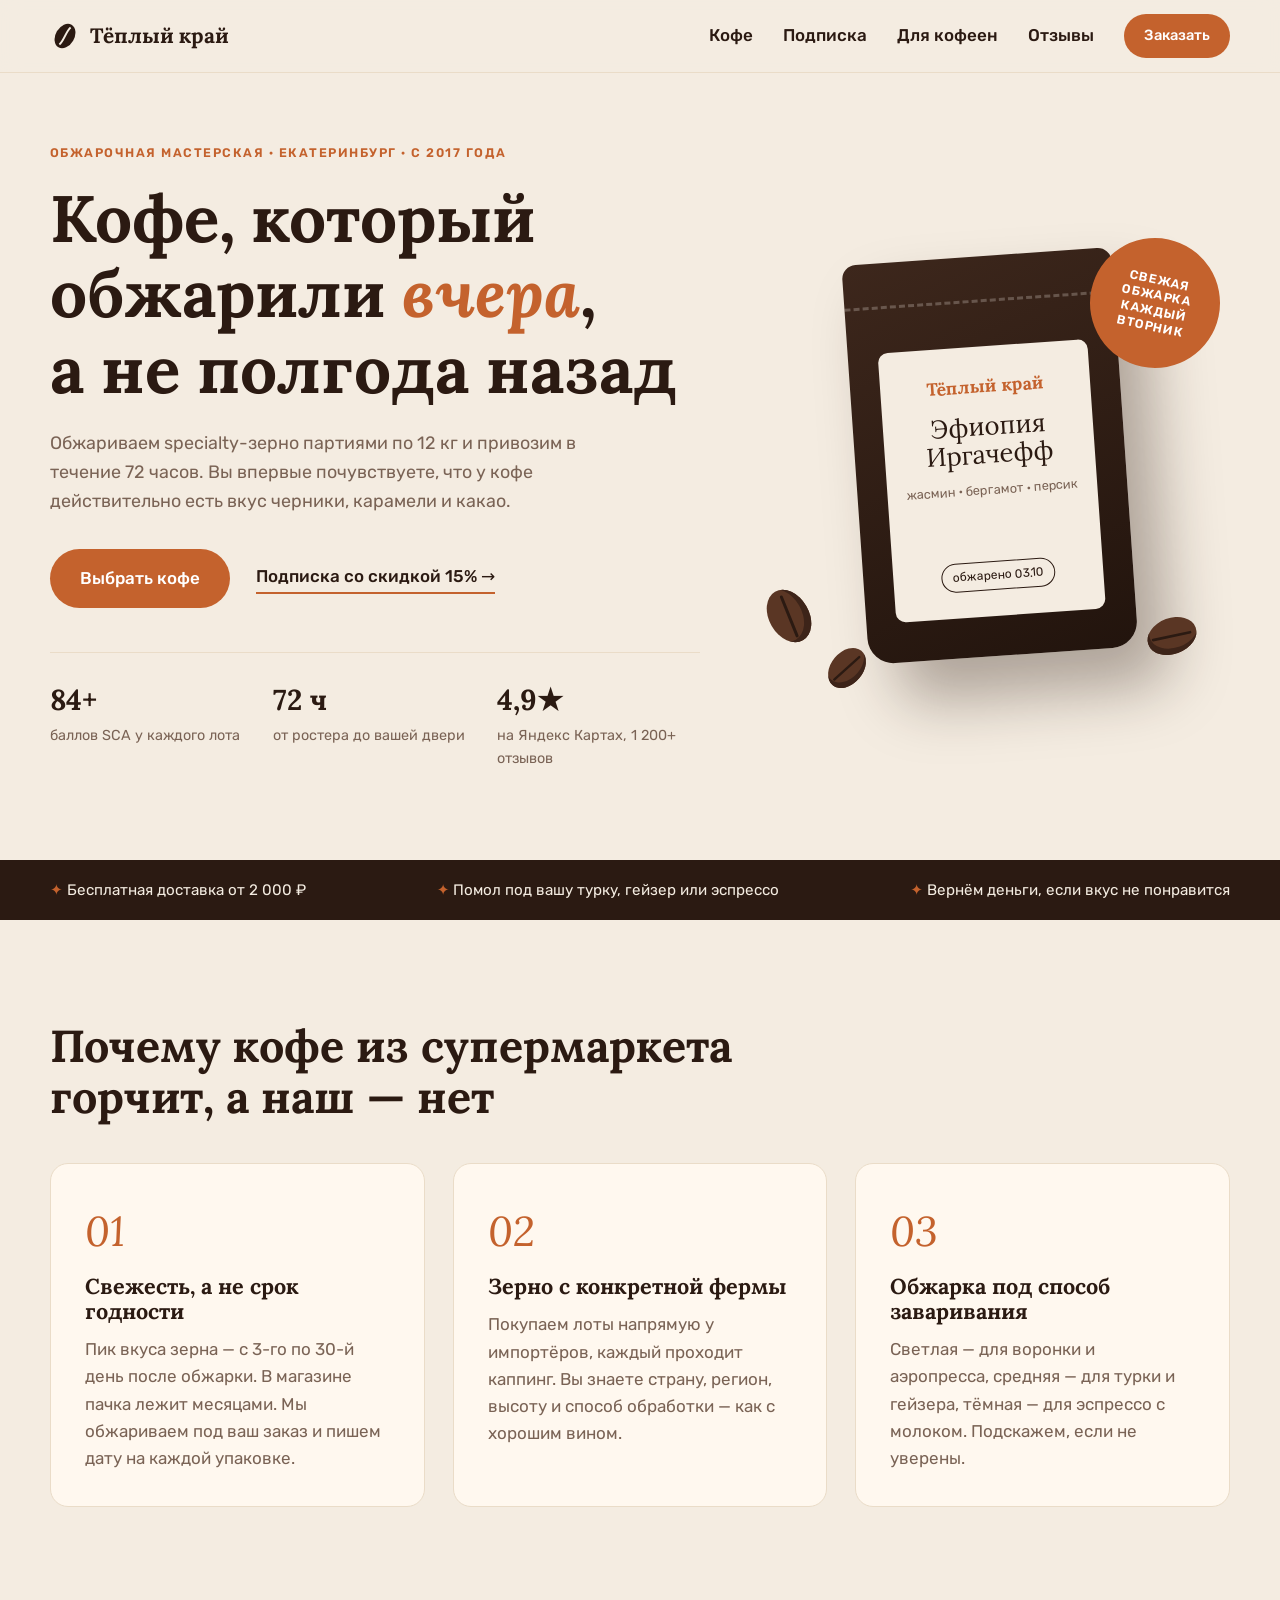
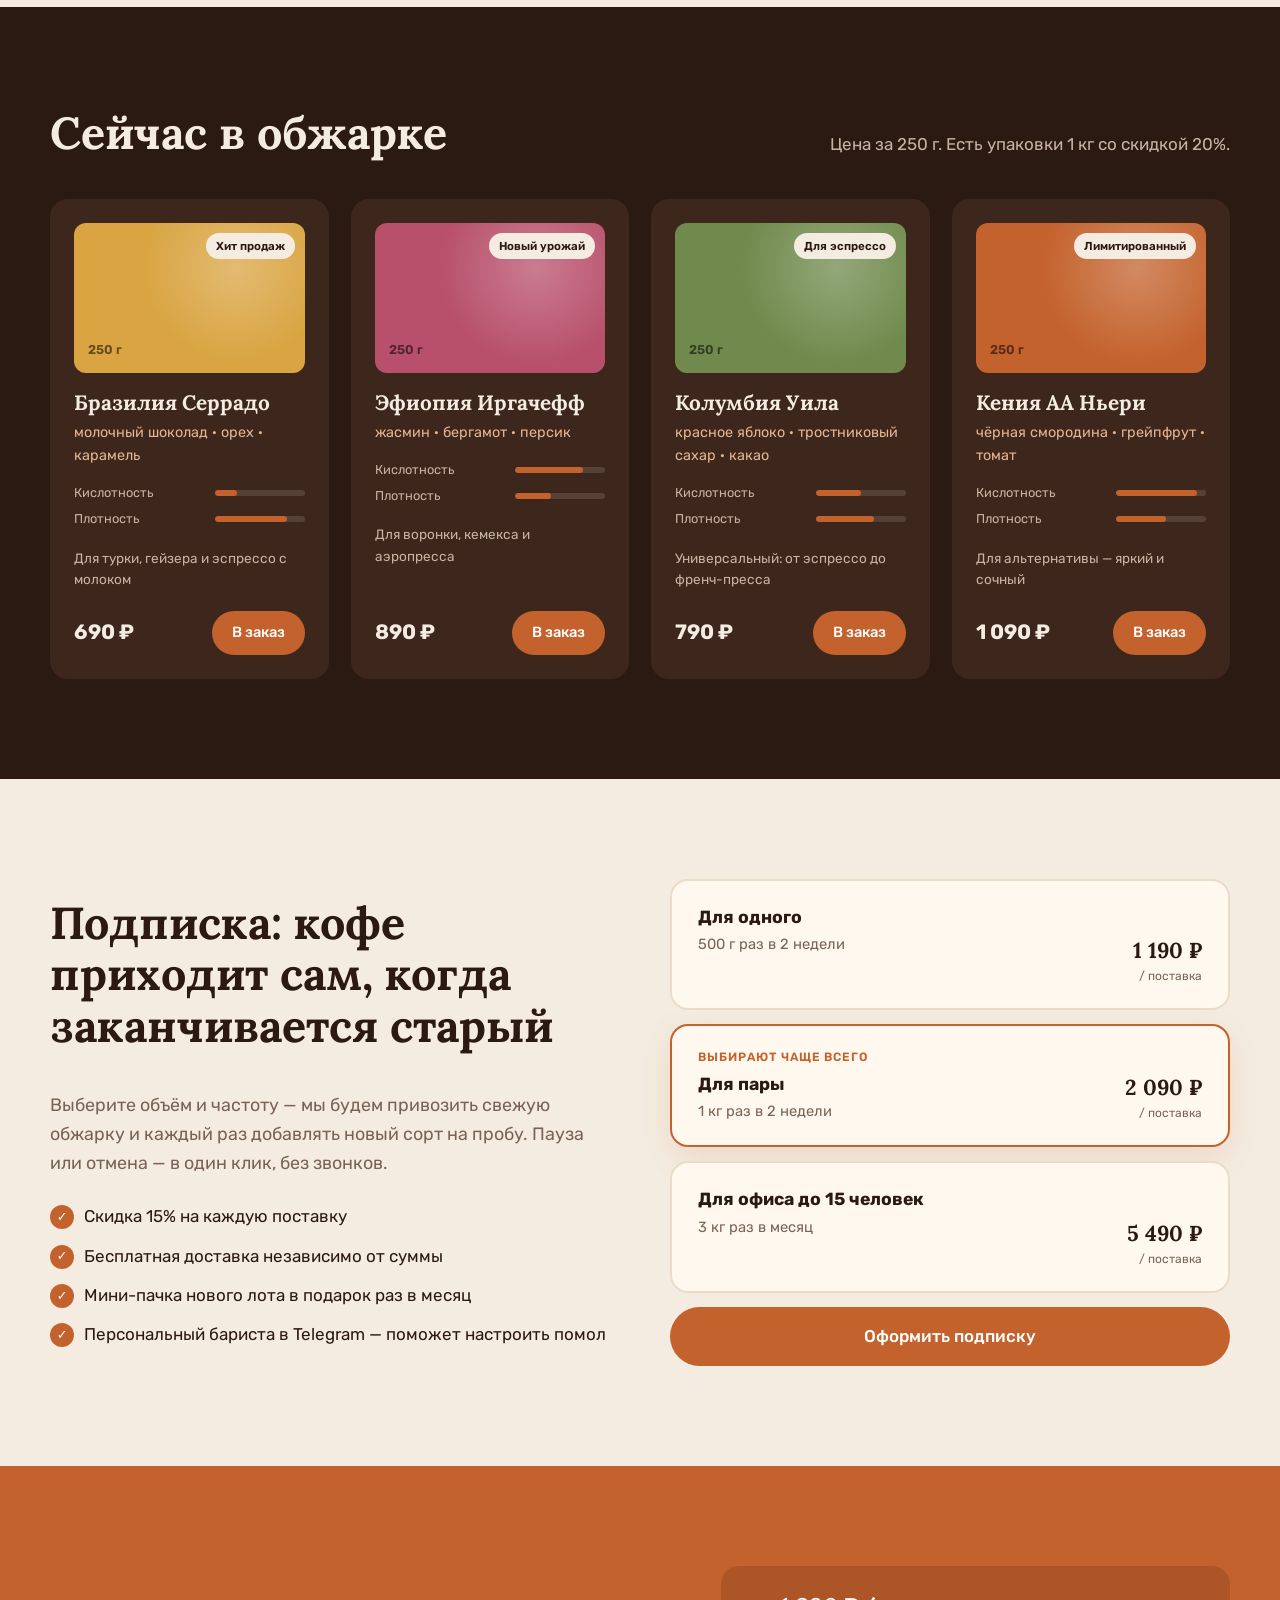
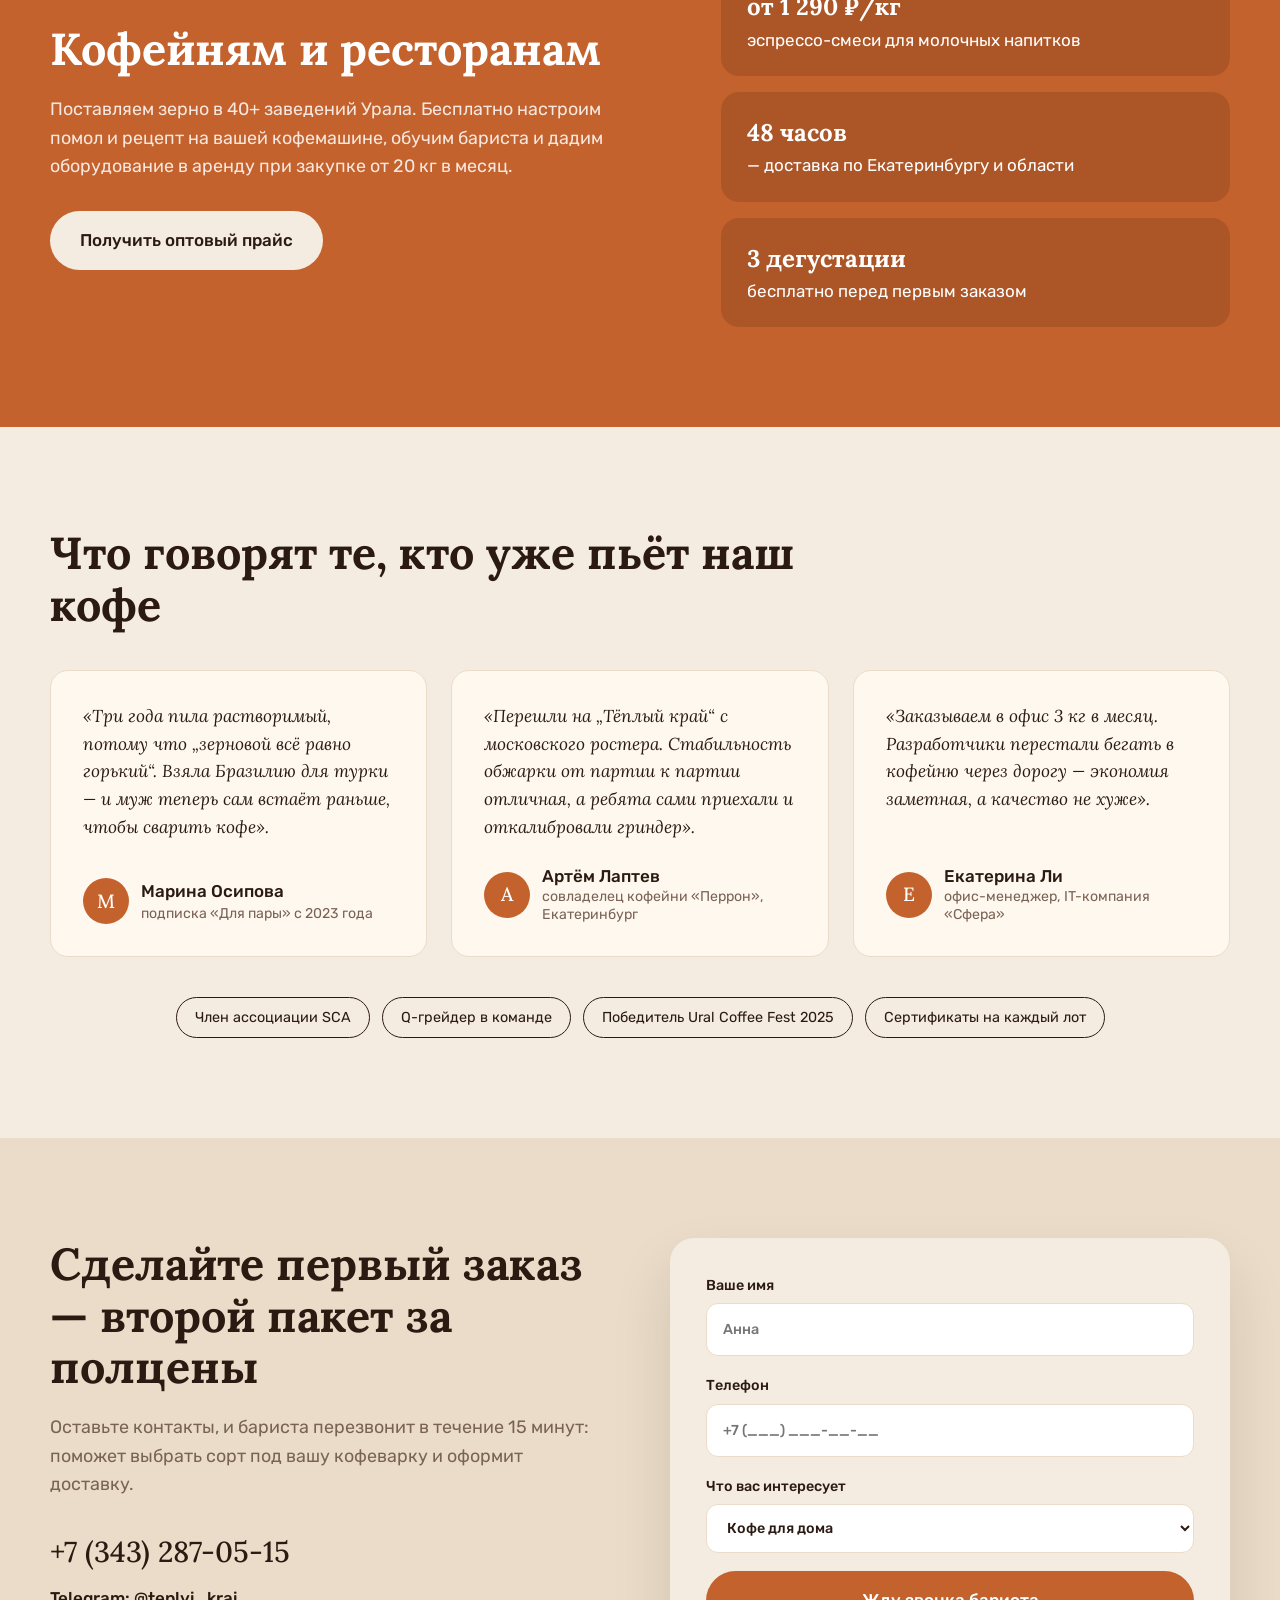
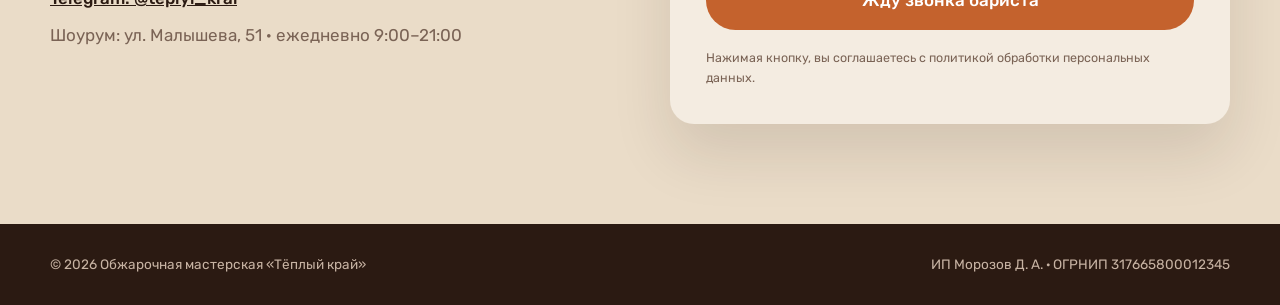
<file: 01-coffee-roastery/index.html>
<!DOCTYPE html>
<html lang="ru">
<head>
  <meta charset="UTF-8">
  <meta name="viewport" content="width=device-width, initial-scale=1.0">
  <title>Тёплый край — обжарка свежего кофе в Екатеринбурге</title>
  <meta name="description" content="Обжариваем specialty-кофе небольшими партиями и привозим в течение 72 часов после обжарки. Для дома, офиса и кофеен.">
  <link rel="preconnect" href="https://fonts.googleapis.com">
  <link rel="preconnect" href="https://fonts.gstatic.com" crossorigin>
  <link href="https://fonts.googleapis.com/css2?family=Lora:ital,wght@0,500;0,700;1,500&family=Rubik:wght@400;500;600&display=swap" rel="stylesheet">
  <link rel="stylesheet" href="style.css">
</head>
<body>
  <header class="header">
    <div class="container header__inner">
      <a href="#top" class="logo">
        <svg viewBox="0 0 32 32" aria-hidden="true"><ellipse cx="16" cy="16" rx="10" ry="14" transform="rotate(30 16 16)" fill="currentColor"/><path d="M10 25c5-4 7-14 12-18" stroke="#f4ece1" stroke-width="2" fill="none"/></svg>
        Тёплый край
      </a>
      <nav class="nav" id="nav">
        <a href="#coffee">Кофе</a>
        <a href="#subscribe">Подписка</a>
        <a href="#b2b">Для кофеен</a>
        <a href="#reviews">Отзывы</a>
        <a href="#contact" class="btn btn--small">Заказать</a>
      </nav>
      <button class="burger" id="burger" aria-label="Открыть меню"><span></span><span></span><span></span></button>
    </div>
  </header>

  <main id="top">
    <section class="hero">
      <div class="container hero__inner">
        <div class="hero__text">
          <p class="eyebrow">Обжарочная мастерская · Екатеринбург · с 2017 года</p>
          <h1>Кофе, который обжарили <em>вчера</em>, а&nbsp;не&nbsp;полгода назад</h1>
          <p class="lead">Обжариваем specialty-зерно партиями по 12 кг и привозим в течение 72 часов. Вы впервые почувствуете, что у кофе действительно есть вкус черники, карамели и какао.</p>
          <div class="hero__actions">
            <a href="#coffee" class="btn">Выбрать кофе</a>
            <a href="#subscribe" class="link-arrow">Подписка со скидкой 15% →</a>
          </div>
          <ul class="hero__facts">
            <li><strong>84+</strong> баллов SCA у каждого лота</li>
            <li><strong>72 ч</strong> от ростера до вашей двери</li>
            <li><strong>4,9★</strong> на Яндекс Картах, 1 200+ отзывов</li>
          </ul>
        </div>
        <div class="hero__visual" aria-hidden="true">
          <div class="bag">
            <div class="bag__top"></div>
            <div class="bag__label">
              <span class="bag__brand">Тёплый край</span>
              <span class="bag__origin">Эфиопия<br>Иргачефф</span>
              <span class="bag__notes">жасмин · бергамот · персик</span>
              <span class="bag__date">обжарено 03.10</span>
            </div>
          </div>
          <div class="stamp">свежая<br>обжарка<br>каждый<br>вторник</div>
          <div class="bean bean--1"></div><div class="bean bean--2"></div><div class="bean bean--3"></div>
        </div>
      </div>
    </section>

    <section class="strip">
      <div class="container strip__inner">
        <span>Бесплатная доставка от 2 000 ₽</span><span>Помол под вашу турку, гейзер или эспрессо</span><span>Вернём деньги, если вкус не понравится</span>
      </div>
    </section>

    <section class="section" id="why">
      <div class="container">
        <h2 class="title">Почему кофе из супермаркета горчит, а наш — нет</h2>
        <div class="why">
          <article class="why__item">
            <span class="why__num">01</span>
            <h3>Свежесть, а не срок годности</h3>
            <p>Пик вкуса зерна — с 3-го по 30-й день после обжарки. В магазине пачка лежит месяцами. Мы обжариваем под ваш заказ и пишем дату на каждой упаковке.</p>
          </article>
          <article class="why__item">
            <span class="why__num">02</span>
            <h3>Зерно с конкретной фермы</h3>
            <p>Покупаем лоты напрямую у импортёров, каждый проходит каппинг. Вы знаете страну, регион, высоту и способ обработки — как с хорошим вином.</p>
          </article>
          <article class="why__item">
            <span class="why__num">03</span>
            <h3>Обжарка под способ заваривания</h3>
            <p>Светлая — для воронки и аэропресса, средняя — для турки и гейзера, тёмная — для эспрессо с молоком. Подскажем, если не уверены.</p>
          </article>
        </div>
      </div>
    </section>

    <section class="section section--dark" id="coffee">
      <div class="container">
        <div class="section__head">
          <h2 class="title">Сейчас в обжарке</h2>
          <p>Цена за 250 г. Есть упаковки 1 кг со скидкой 20%.</p>
        </div>
        <div class="products">
          <article class="product">
            <div class="product__pack" style="--c:#d9a441"></div>
            <span class="product__tag">Хит продаж</span>
            <h3>Бразилия Серрадо</h3>
            <p class="product__notes">молочный шоколад · орех · карамель</p>
            <div class="product__scale"><span>Кислотность</span><i style="--v:25%"></i></div>
            <div class="product__scale"><span>Плотность</span><i style="--v:80%"></i></div>
            <p class="product__for">Для турки, гейзера и эспрессо с молоком</p>
            <div class="product__bottom"><b>690 ₽</b><button class="btn btn--small" data-order="Бразилия Серрадо">В заказ</button></div>
          </article>
          <article class="product">
            <div class="product__pack" style="--c:#b8506b"></div>
            <span class="product__tag">Новый урожай</span>
            <h3>Эфиопия Иргачефф</h3>
            <p class="product__notes">жасмин · бергамот · персик</p>
            <div class="product__scale"><span>Кислотность</span><i style="--v:75%"></i></div>
            <div class="product__scale"><span>Плотность</span><i style="--v:40%"></i></div>
            <p class="product__for">Для воронки, кемекса и аэропресса</p>
            <div class="product__bottom"><b>890 ₽</b><button class="btn btn--small" data-order="Эфиопия Иргачефф">В заказ</button></div>
          </article>
          <article class="product">
            <div class="product__pack" style="--c:#6f8a4c"></div>
            <span class="product__tag">Для эспрессо</span>
            <h3>Колумбия Уила</h3>
            <p class="product__notes">красное яблоко · тростниковый сахар · какао</p>
            <div class="product__scale"><span>Кислотность</span><i style="--v:50%"></i></div>
            <div class="product__scale"><span>Плотность</span><i style="--v:65%"></i></div>
            <p class="product__for">Универсальный: от эспрессо до френч-пресса</p>
            <div class="product__bottom"><b>790 ₽</b><button class="btn btn--small" data-order="Колумбия Уила">В заказ</button></div>
          </article>
          <article class="product">
            <div class="product__pack" style="--c:#c4622d"></div>
            <span class="product__tag">Лимитированный</span>
            <h3>Кения AA Ньери</h3>
            <p class="product__notes">чёрная смородина · грейпфрут · томат</p>
            <div class="product__scale"><span>Кислотность</span><i style="--v:90%"></i></div>
            <div class="product__scale"><span>Плотность</span><i style="--v:55%"></i></div>
            <p class="product__for">Для альтернативы — яркий и сочный</p>
            <div class="product__bottom"><b>1 090 ₽</b><button class="btn btn--small" data-order="Кения AA Ньери">В заказ</button></div>
          </article>
        </div>
      </div>
    </section>

    <section class="section" id="subscribe">
      <div class="container subscribe">
        <div class="subscribe__text">
          <h2 class="title">Подписка: кофе приходит сам, когда заканчивается старый</h2>
          <p class="lead">Выберите объём и частоту — мы будем привозить свежую обжарку и каждый раз добавлять новый сорт на пробу. Пауза или отмена — в один клик, без звонков.</p>
          <ul class="checklist">
            <li>Скидка 15% на каждую поставку</li>
            <li>Бесплатная доставка независимо от суммы</li>
            <li>Мини-пачка нового лота в подарок раз в месяц</li>
            <li>Персональный бариста в Telegram — поможет настроить помол</li>
          </ul>
        </div>
        <div class="plans">
          <label class="plan"><input type="radio" name="plan" value="500 г / 2 недели"><span class="plan__body"><b>Для одного</b><span>500 г раз в 2 недели</span><strong>1 190 ₽ <small>/ поставка</small></strong></span></label>
          <label class="plan plan--best"><input type="radio" name="plan" value="1 кг / 2 недели" checked><span class="plan__body"><em>Выбирают чаще всего</em><b>Для пары</b><span>1 кг раз в 2 недели</span><strong>2 090 ₽ <small>/ поставка</small></strong></span></label>
          <label class="plan"><input type="radio" name="plan" value="3 кг / месяц"><span class="plan__body"><b>Для офиса до 15 человек</b><span>3 кг раз в месяц</span><strong>5 490 ₽ <small>/ поставка</small></strong></span></label>
          <a href="#contact" class="btn btn--wide" id="planBtn">Оформить подписку</a>
        </div>
      </div>
    </section>

    <section class="section section--terra" id="b2b">
      <div class="container b2b">
        <div>
          <h2 class="title">Кофейням и ресторанам</h2>
          <p class="lead">Поставляем зерно в 40+ заведений Урала. Бесплатно настроим помол и рецепт на вашей кофемашине, обучим бариста и дадим оборудование в аренду при закупке от 20 кг в месяц.</p>
          <a href="#contact" class="btn btn--light">Получить оптовый прайс</a>
        </div>
        <ul class="b2b__list">
          <li><b>от 1 290 ₽/кг</b> эспрессо-смеси для молочных напитков</li>
          <li><b>48 часов</b> — доставка по Екатеринбургу и области</li>
          <li><b>3 дегустации</b> бесплатно перед первым заказом</li>
        </ul>
      </div>
    </section>

    <section class="section" id="reviews">
      <div class="container">
        <h2 class="title">Что говорят те, кто уже пьёт наш кофе</h2>
        <div class="reviews">
          <blockquote class="review">
            <p>«Три года пила растворимый, потому что „зерновой всё равно горький“. Взяла Бразилию для турки — и муж теперь сам встаёт раньше, чтобы сварить кофе».</p>
            <footer><span class="avatar">М</span>Марина Осипова<br><small>подписка «Для пары» с 2023 года</small></footer>
          </blockquote>
          <blockquote class="review">
            <p>«Перешли на „Тёплый край“ с московского ростера. Стабильность обжарки от партии к партии отличная, а ребята сами приехали и откалибровали гриндер».</p>
            <footer><span class="avatar">А</span>Артём Лаптев<br><small>совладелец кофейни «Перрон», Екатеринбург</small></footer>
          </blockquote>
          <blockquote class="review">
            <p>«Заказываем в офис 3 кг в месяц. Разработчики перестали бегать в кофейню через дорогу — экономия заметная, а качество не хуже».</p>
            <footer><span class="avatar">Е</span>Екатерина Ли<br><small>офис-менеджер, IT-компания «Сфера»</small></footer>
          </blockquote>
        </div>
        <div class="badges">
          <span>Член ассоциации SCA</span><span>Q-грейдер в команде</span><span>Победитель Ural Coffee Fest 2025</span><span>Сертификаты на каждый лот</span>
        </div>
      </div>
    </section>

    <section class="section section--cream" id="contact">
      <div class="container contact">
        <div class="contact__text">
          <h2 class="title">Сделайте первый заказ — второй пакет за полцены</h2>
          <p class="lead">Оставьте контакты, и бариста перезвонит в течение 15 минут: поможет выбрать сорт под вашу кофеварку и оформит доставку.</p>
          <div class="contact__ways">
            <a href="tel:+73432870515">+7 (343) 287-05-15</a>
            <a href="https://t.me/" target="_blank" rel="noopener">Telegram: @teplyi_krai</a>
            <span>Шоурум: ул. Малышева, 51 · ежедневно 9:00–21:00</span>
          </div>
        </div>
        <form class="form" id="form" novalidate>
          <label>Ваше имя<input type="text" name="name" placeholder="Анна" required></label>
          <label>Телефон<input type="tel" name="phone" placeholder="+7 (___) ___-__-__" required></label>
          <label>Что вас интересует
            <select name="topic" id="topic">
              <option>Кофе для дома</option>
              <option>Подписка</option>
              <option>Кофе для офиса</option>
              <option>Оптовые поставки для заведения</option>
            </select>
          </label>
          <button type="submit" class="btn btn--wide">Жду звонка бариста</button>
          <p class="form__note">Нажимая кнопку, вы соглашаетесь с политикой обработки персональных данных.</p>
          <p class="form__success" hidden>Спасибо! Бариста перезвонит в течение 15 минут. А пока — поставьте воду греться ☕</p>
        </form>
      </div>
    </section>
  </main>

  <footer class="footer">
    <div class="container footer__inner">
      <span>© 2026 Обжарочная мастерская «Тёплый край»</span>
      <span>ИП Морозов Д. А. · ОГРНИП 317665800012345</span>
    </div>
  </footer>

  <script src="script.js"></script>
</body>
</html>
</file>
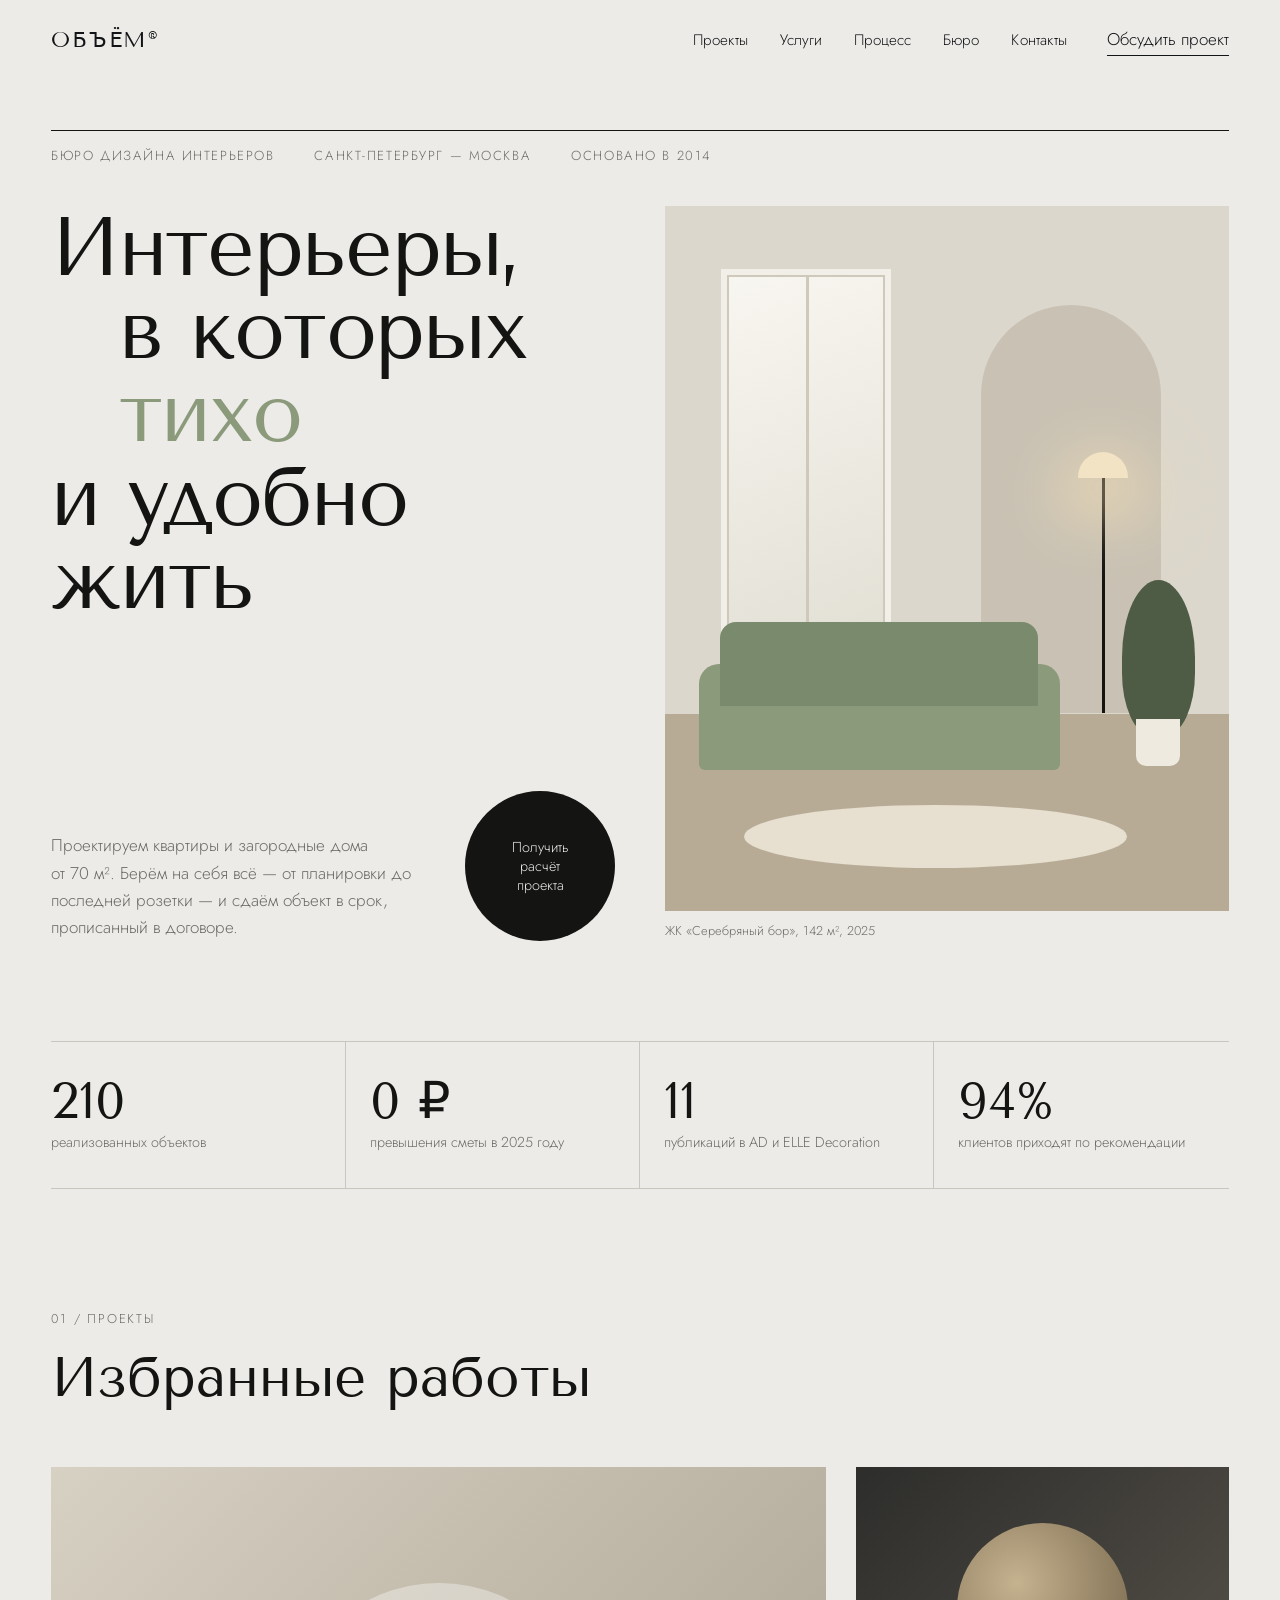
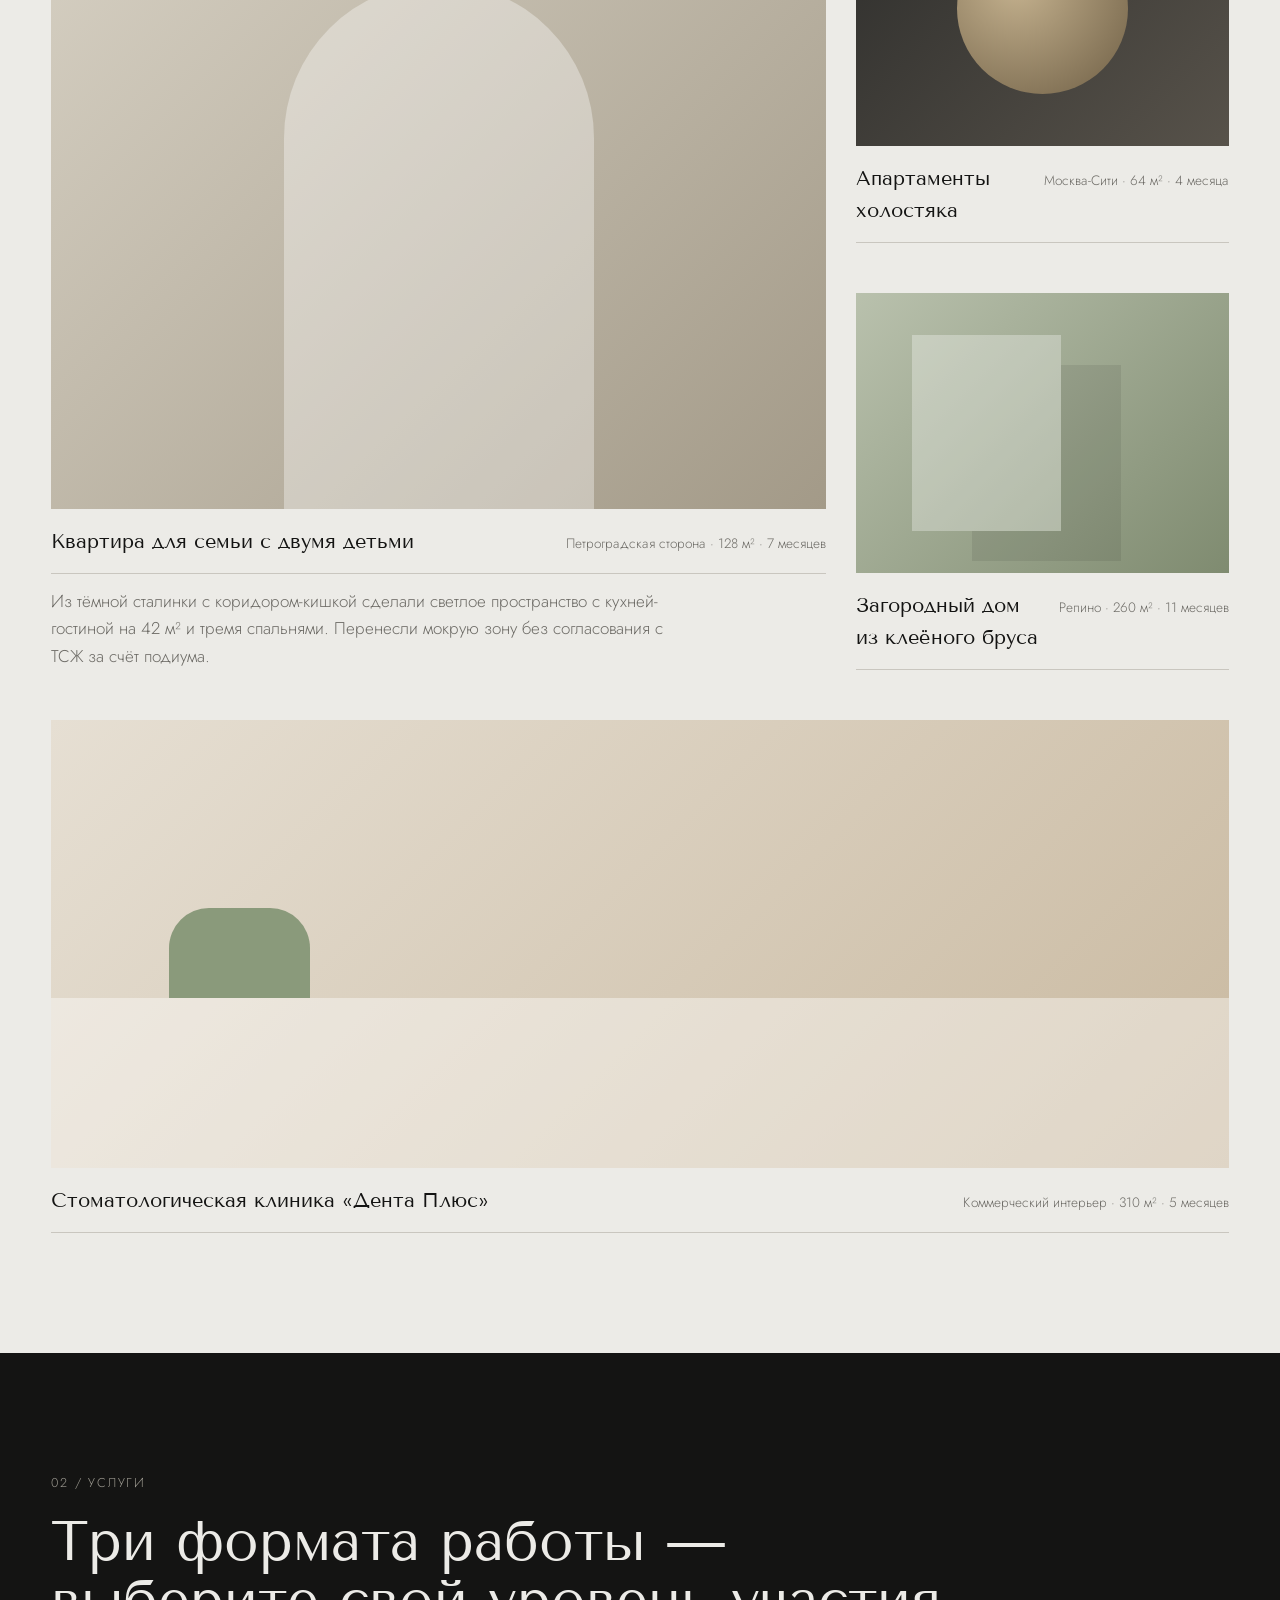
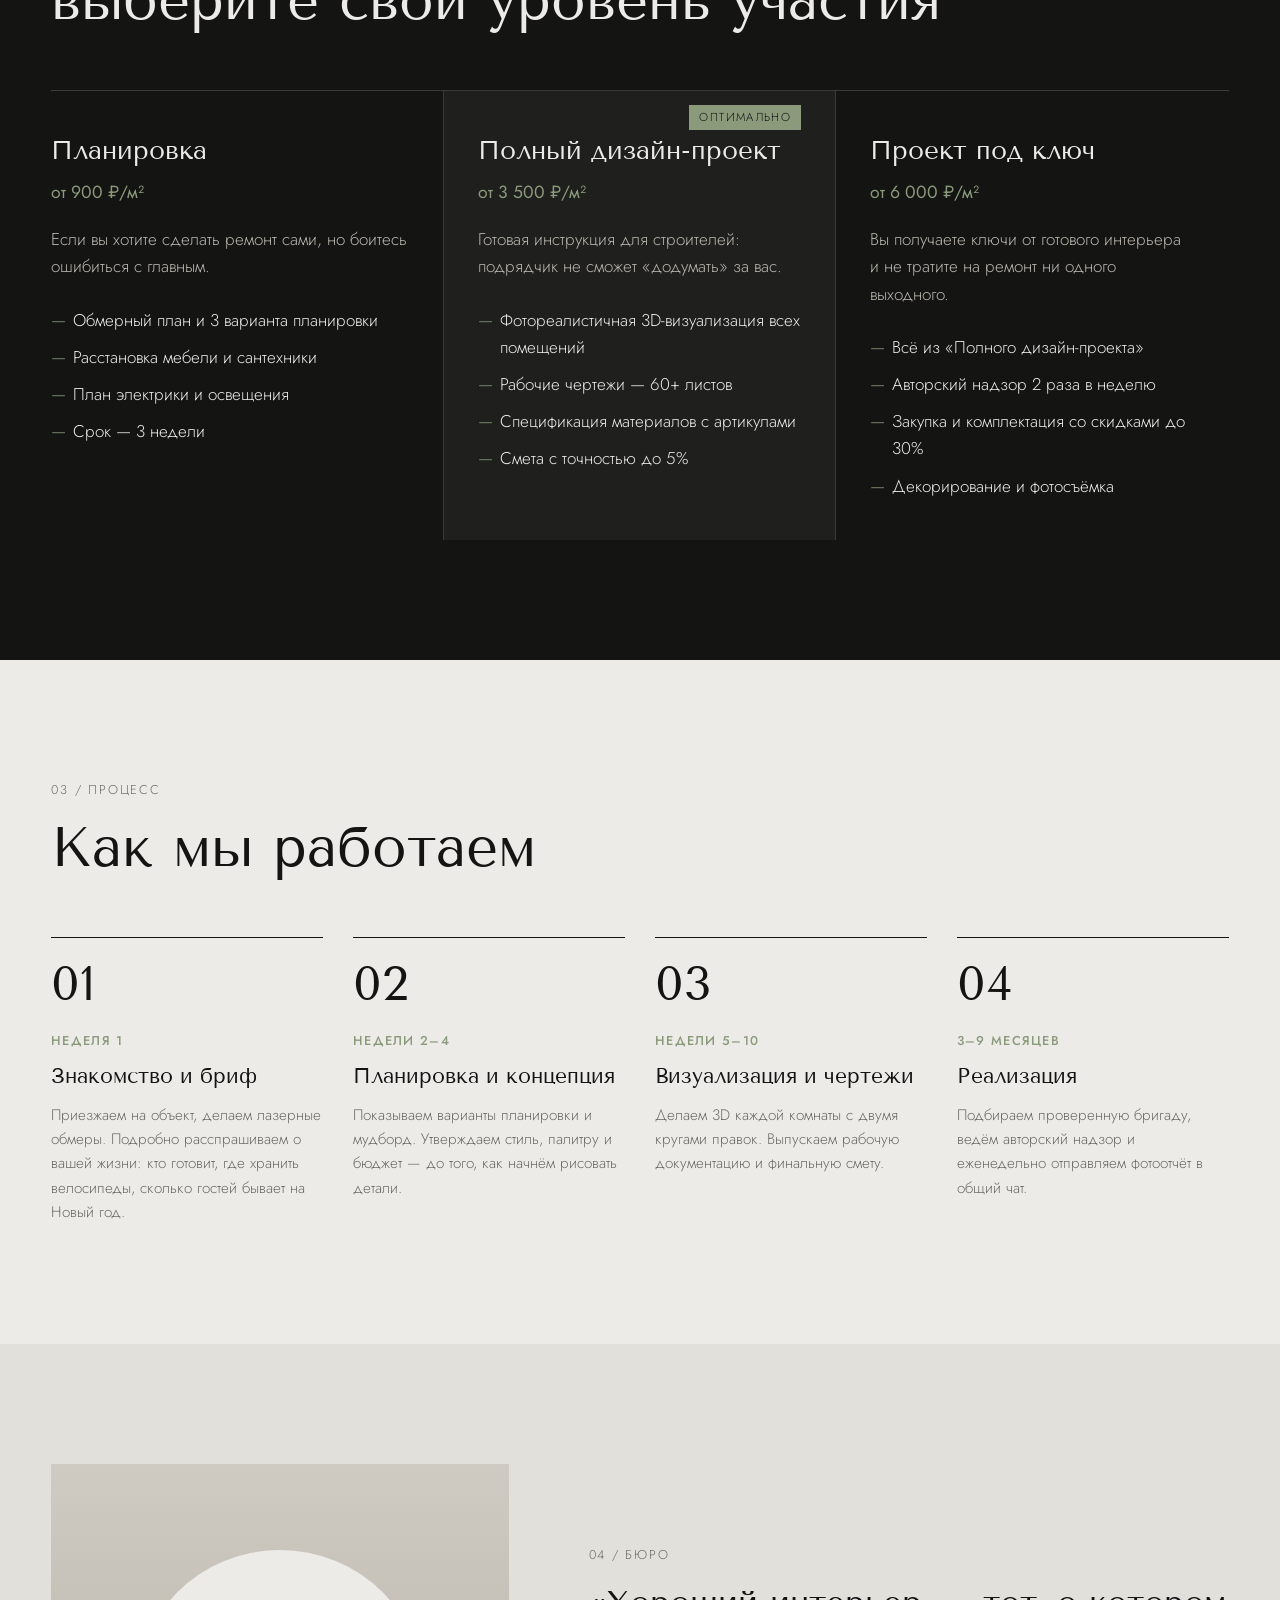
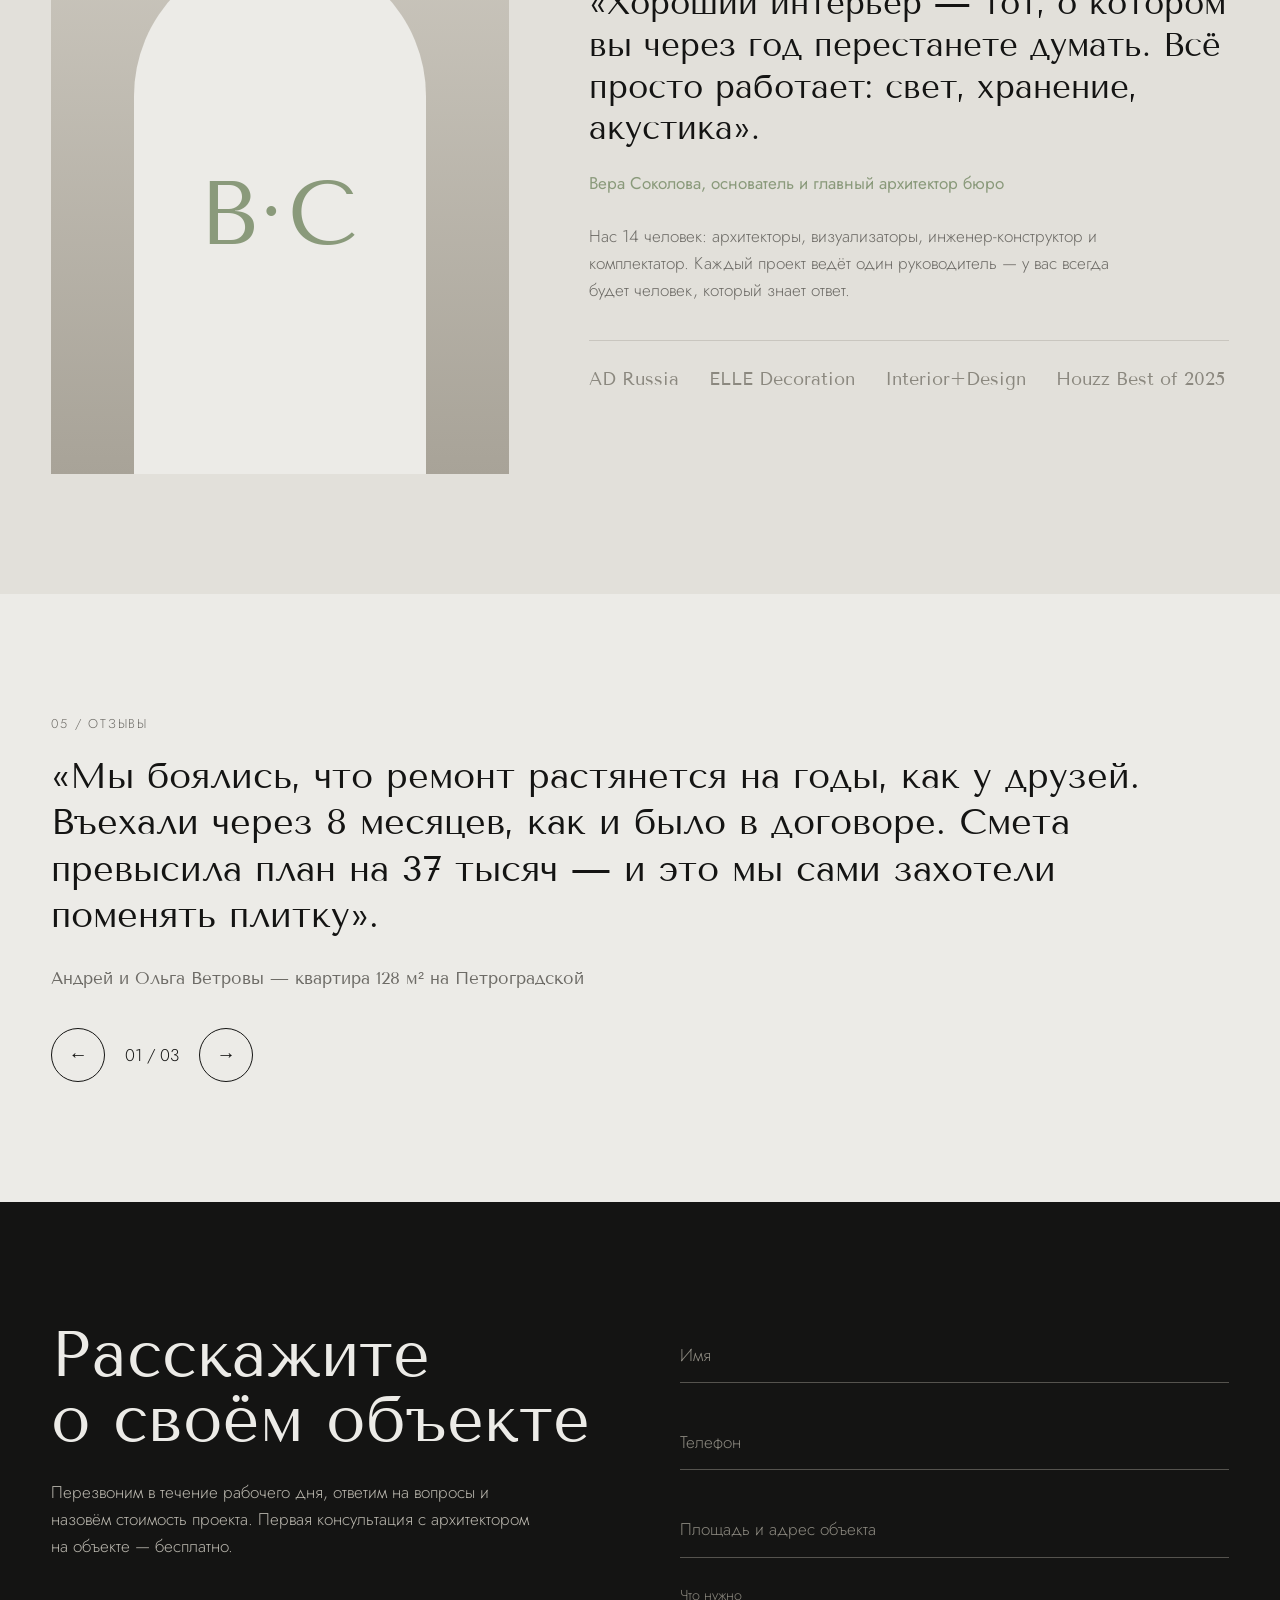
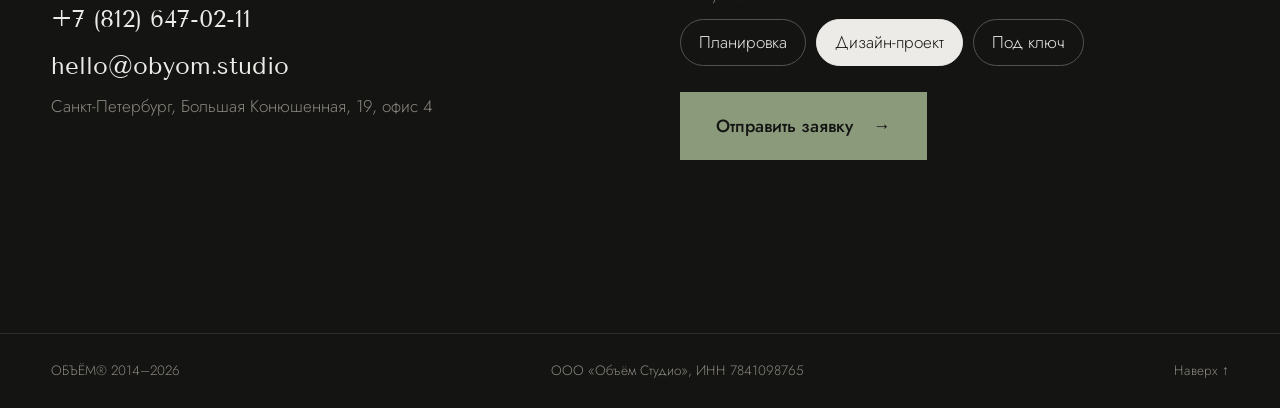
<file: 02-interior-studio/index.html>
<!DOCTYPE html>
<html lang="ru">
<head>
  <meta charset="UTF-8">
  <meta name="viewport" content="width=device-width, initial-scale=1.0">
  <title>ОБЪЁМ — бюро дизайна интерьеров, Санкт-Петербург</title>
  <meta name="description" content="Проектируем квартиры и дома, в которых удобно жить. Дизайн-проект с ведением ремонта и фиксированной сметой.">
  <link rel="preconnect" href="https://fonts.googleapis.com">
  <link rel="preconnect" href="https://fonts.gstatic.com" crossorigin>
  <link href="https://fonts.googleapis.com/css2?family=Jost:wght@300;400;500&family=Tenor+Sans&display=swap" rel="stylesheet">
  <link rel="stylesheet" href="style.css">
</head>
<body>
  <header class="header">
    <a href="#top" class="logo">ОБЪЁМ<sup>®</sup></a>
    <nav class="nav" id="nav">
      <a href="#projects">Проекты</a>
      <a href="#services">Услуги</a>
      <a href="#process">Процесс</a>
      <a href="#about">Бюро</a>
      <a href="#contact">Контакты</a>
    </nav>
    <a href="#contact" class="header__cta">Обсудить проект</a>
    <button class="menu-btn" id="menuBtn" aria-label="Меню">Меню</button>
  </header>

  <main id="top">
    <section class="hero">
      <div class="hero__meta">
        <span>Бюро дизайна интерьеров</span>
        <span>Санкт-Петербург — Москва</span>
        <span>Основано в 2014</span>
      </div>
      <h1 class="hero__title">
        <span class="line">Интерьеры,</span>
        <span class="line line--indent">в которых <i>тихо</i></span>
        <span class="line">и удобно жить</span>
      </h1>
      <div class="hero__bottom">
        <p class="hero__lead">Проектируем квартиры и загородные дома от&nbsp;70&nbsp;м². Берём на себя всё — от планировки до последней розетки — и сдаём объект в срок, прописанный в договоре.</p>
        <a href="#contact" class="circle-btn"><span>Получить<br>расчёт<br>проекта</span></a>
      </div>
      <div class="hero__image" aria-hidden="true">
        <div class="room">
          <div class="room__window"></div>
          <div class="room__arch"></div>
          <div class="room__sofa"></div>
          <div class="room__lamp"></div>
          <div class="room__plant"></div>
          <div class="room__rug"></div>
        </div>
        <p class="caption">ЖК «Серебряный бор», 142 м², 2025</p>
      </div>
    </section>

    <section class="numbers">
      <div><b>210</b><span>реализованных объектов</span></div>
      <div><b>0 ₽</b><span>превышения сметы в 2025 году</span></div>
      <div><b>11</b><span>публикаций в AD и ELLE Decoration</span></div>
      <div><b>94%</b><span>клиентов приходят по рекомендации</span></div>
    </section>

    <section class="section" id="projects">
      <div class="section__label">01 / Проекты</div>
      <h2 class="section__title">Избранные работы</h2>
      <div class="projects">
        <article class="project project--big">
          <div class="project__img" style="--a:#d7d1c4;--b:#a39a88"><span class="shape shape--arch"></span></div>
          <div class="project__info"><h3>Квартира для семьи с двумя детьми</h3><p>Петроградская сторона · 128 м² · 7 месяцев</p></div>
          <p class="project__text">Из тёмной сталинки с коридором-кишкой сделали светлое пространство с кухней-гостиной на 42 м² и тремя спальнями. Перенесли мокрую зону без согласования с ТСЖ за счёт подиума.</p>
        </article>
        <article class="project">
          <div class="project__img" style="--a:#2d2d2b;--b:#57524a"><span class="shape shape--circle"></span></div>
          <div class="project__info"><h3>Апартаменты холостяка</h3><p>Москва-Сити · 64 м² · 4 месяца</p></div>
        </article>
        <article class="project">
          <div class="project__img" style="--a:#b9c1ad;--b:#7f8b70"><span class="shape shape--rect"></span></div>
          <div class="project__info"><h3>Загородный дом из клеёного бруса</h3><p>Репино · 260 м² · 11 месяцев</p></div>
        </article>
        <article class="project project--wide">
          <div class="project__img" style="--a:#e6dfd3;--b:#c9b9a0"><span class="shape shape--line"></span></div>
          <div class="project__info"><h3>Стоматологическая клиника «Дента Плюс»</h3><p>Коммерческий интерьер · 310 м² · 5 месяцев</p></div>
        </article>
      </div>
    </section>

    <section class="section section--dark" id="services">
      <div class="section__label">02 / Услуги</div>
      <h2 class="section__title">Три формата работы — <br>выберите свой уровень участия</h2>
      <div class="services">
        <article class="service">
          <h3>Планировка</h3>
          <p class="service__price">от 900 ₽/м²</p>
          <p>Если вы хотите сделать ремонт сами, но боитесь ошибиться с главным.</p>
          <ul><li>Обмерный план и 3 варианта планировки</li><li>Расстановка мебели и сантехники</li><li>План электрики и освещения</li><li>Срок — 3 недели</li></ul>
        </article>
        <article class="service service--accent">
          <span class="service__tag">Оптимально</span>
          <h3>Полный дизайн-проект</h3>
          <p class="service__price">от 3 500 ₽/м²</p>
          <p>Готовая инструкция для строителей: подрядчик не сможет «додумать» за вас.</p>
          <ul><li>Фотореалистичная 3D-визуализация всех помещений</li><li>Рабочие чертежи — 60+ листов</li><li>Спецификация материалов с артикулами</li><li>Смета с точностью до 5%</li></ul>
        </article>
        <article class="service">
          <h3>Проект под ключ</h3>
          <p class="service__price">от 6 000 ₽/м²</p>
          <p>Вы получаете ключи от готового интерьера и не тратите на ремонт ни одного выходного.</p>
          <ul><li>Всё из «Полного дизайн-проекта»</li><li>Авторский надзор 2 раза в неделю</li><li>Закупка и комплектация со скидками до 30%</li><li>Декорирование и фотосъёмка</li></ul>
        </article>
      </div>
    </section>

    <section class="section" id="process">
      <div class="section__label">03 / Процесс</div>
      <h2 class="section__title">Как мы работаем</h2>
      <ol class="process">
        <li><span>Неделя 1</span><h3>Знакомство и бриф</h3><p>Приезжаем на объект, делаем лазерные обмеры. Подробно расспрашиваем о вашей жизни: кто готовит, где хранить велосипеды, сколько гостей бывает на Новый год.</p></li>
        <li><span>Недели 2–4</span><h3>Планировка и концепция</h3><p>Показываем варианты планировки и мудборд. Утверждаем стиль, палитру и бюджет — до того, как начнём рисовать детали.</p></li>
        <li><span>Недели 5–10</span><h3>Визуализация и чертежи</h3><p>Делаем 3D каждой комнаты с двумя кругами правок. Выпускаем рабочую документацию и финальную смету.</p></li>
        <li><span>3–9 месяцев</span><h3>Реализация</h3><p>Подбираем проверенную бригаду, ведём авторский надзор и еженедельно отправляем фотоотчёт в общий чат.</p></li>
      </ol>
    </section>

    <section class="section about" id="about">
      <div class="about__portrait" aria-hidden="true"><div class="portrait"></div></div>
      <div class="about__text">
        <div class="section__label">04 / Бюро</div>
        <blockquote>«Хороший интерьер — тот, о котором вы через год перестанете думать. Всё просто работает: свет, хранение, акустика».</blockquote>
        <p class="about__author">Вера Соколова, основатель и главный архитектор бюро</p>
        <p>Нас 14 человек: архитекторы, визуализаторы, инженер-конструктор и комплектатор. Каждый проект ведёт один руководитель — у вас всегда будет человек, который знает ответ.</p>
        <div class="press"><span>AD Russia</span><span>ELLE Decoration</span><span>Interior+Design</span><span>Houzz Best of 2025</span></div>
      </div>
    </section>

    <section class="section testimonials">
      <div class="section__label">05 / Отзывы</div>
      <div class="slider" id="slider">
        <blockquote class="slide active">
          <p>«Мы боялись, что ремонт растянется на годы, как у друзей. Въехали через 8 месяцев, как и было в договоре. Смета превысила план на 37 тысяч — и это мы сами захотели поменять плитку».</p>
          <cite>Андрей и Ольга Ветровы — квартира 128 м² на Петроградской</cite>
        </blockquote>
        <blockquote class="slide">
          <p>«Жил в Дубае, пока шёл ремонт. Видел объект только на фото в чате, приехал к готовой квартире с застеленной кроватью. Это ровно то, за что я платил».</p>
          <cite>Тимур Галиев — апартаменты 64 м² в Москва-Сити</cite>
        </blockquote>
        <blockquote class="slide">
          <p>«Вера предложила решения, до которых мы бы не додумались: второй свет в гостиной и кладовую под лестницей. Дом стал как будто на 30 метров больше».</p>
          <cite>Семья Кравец — дом 260 м² в Репино</cite>
        </blockquote>
        <div class="slider__nav">
          <button aria-label="Назад" id="prev">←</button>
          <span id="counter">01 / 03</span>
          <button aria-label="Вперёд" id="next">→</button>
        </div>
      </div>
    </section>

    <section class="contact" id="contact">
      <div class="contact__left">
        <h2>Расскажите о&nbsp;своём объекте</h2>
        <p>Перезвоним в течение рабочего дня, ответим на вопросы и назовём стоимость проекта. Первая консультация с архитектором на объекте — бесплатно.</p>
        <div class="contact__info">
          <a href="tel:+78126470211">+7 (812) 647-02-11</a>
          <a href="mailto:hello@obyom.studio">hello@obyom.studio</a>
          <span>Санкт-Петербург, Большая Конюшенная, 19, офис 4</span>
        </div>
      </div>
      <form class="form" id="form" novalidate>
        <div class="field"><input type="text" id="name" name="name" placeholder=" " required><label for="name">Имя</label></div>
        <div class="field"><input type="tel" id="phone" name="phone" placeholder=" " required><label for="phone">Телефон</label></div>
        <div class="field"><input type="text" id="area" name="area" placeholder=" "><label for="area">Площадь и адрес объекта</label></div>
        <fieldset class="chips">
          <legend>Что нужно</legend>
          <label><input type="radio" name="service" value="Планировка"><span>Планировка</span></label>
          <label><input type="radio" name="service" value="Дизайн-проект" checked><span>Дизайн-проект</span></label>
          <label><input type="radio" name="service" value="Под ключ"><span>Под ключ</span></label>
        </fieldset>
        <button type="submit" class="submit">Отправить заявку <span>→</span></button>
        <p class="form__msg" id="formMsg" role="status"></p>
      </form>
    </section>
  </main>

  <footer class="footer">
    <span>ОБЪЁМ® 2014–2026</span>
    <span>ООО «Объём Студио», ИНН 7841098765</span>
    <a href="#top">Наверх ↑</a>
  </footer>

  <script src="script.js"></script>
</body>
</html>
</file>
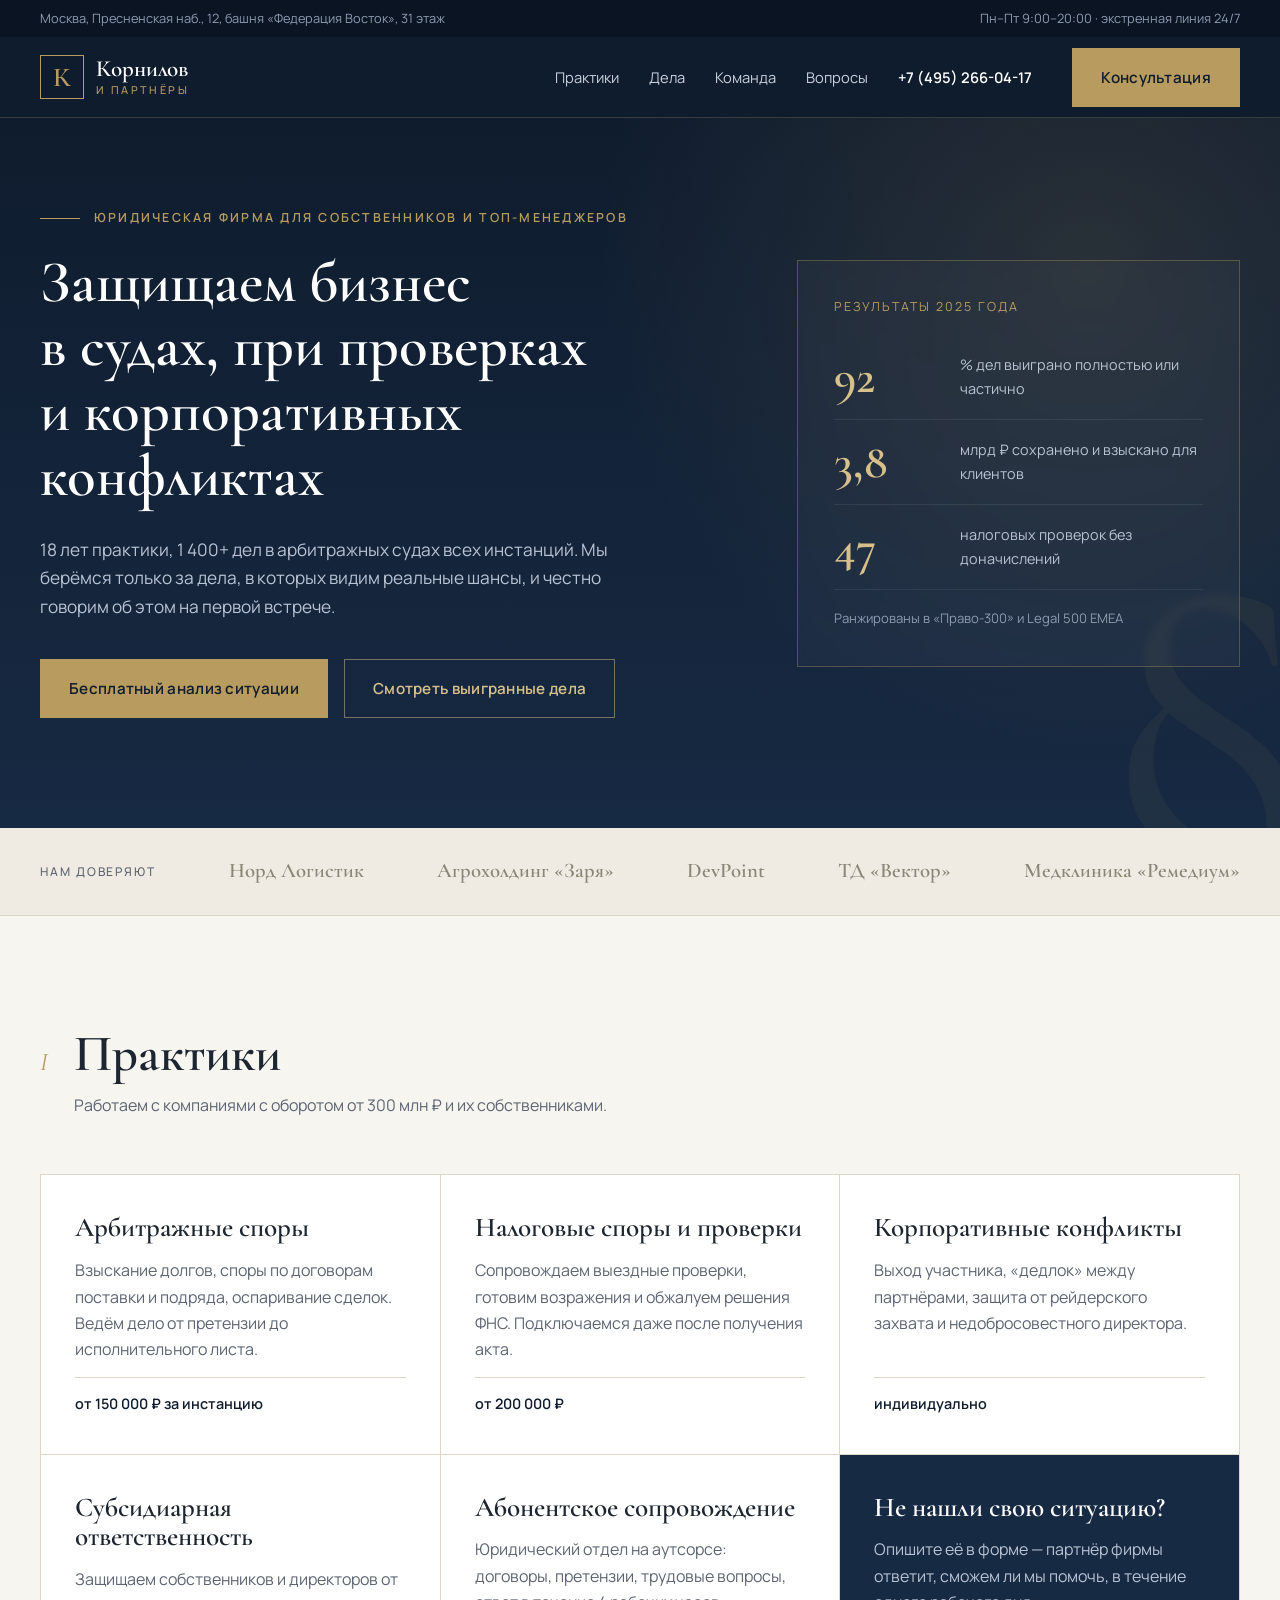
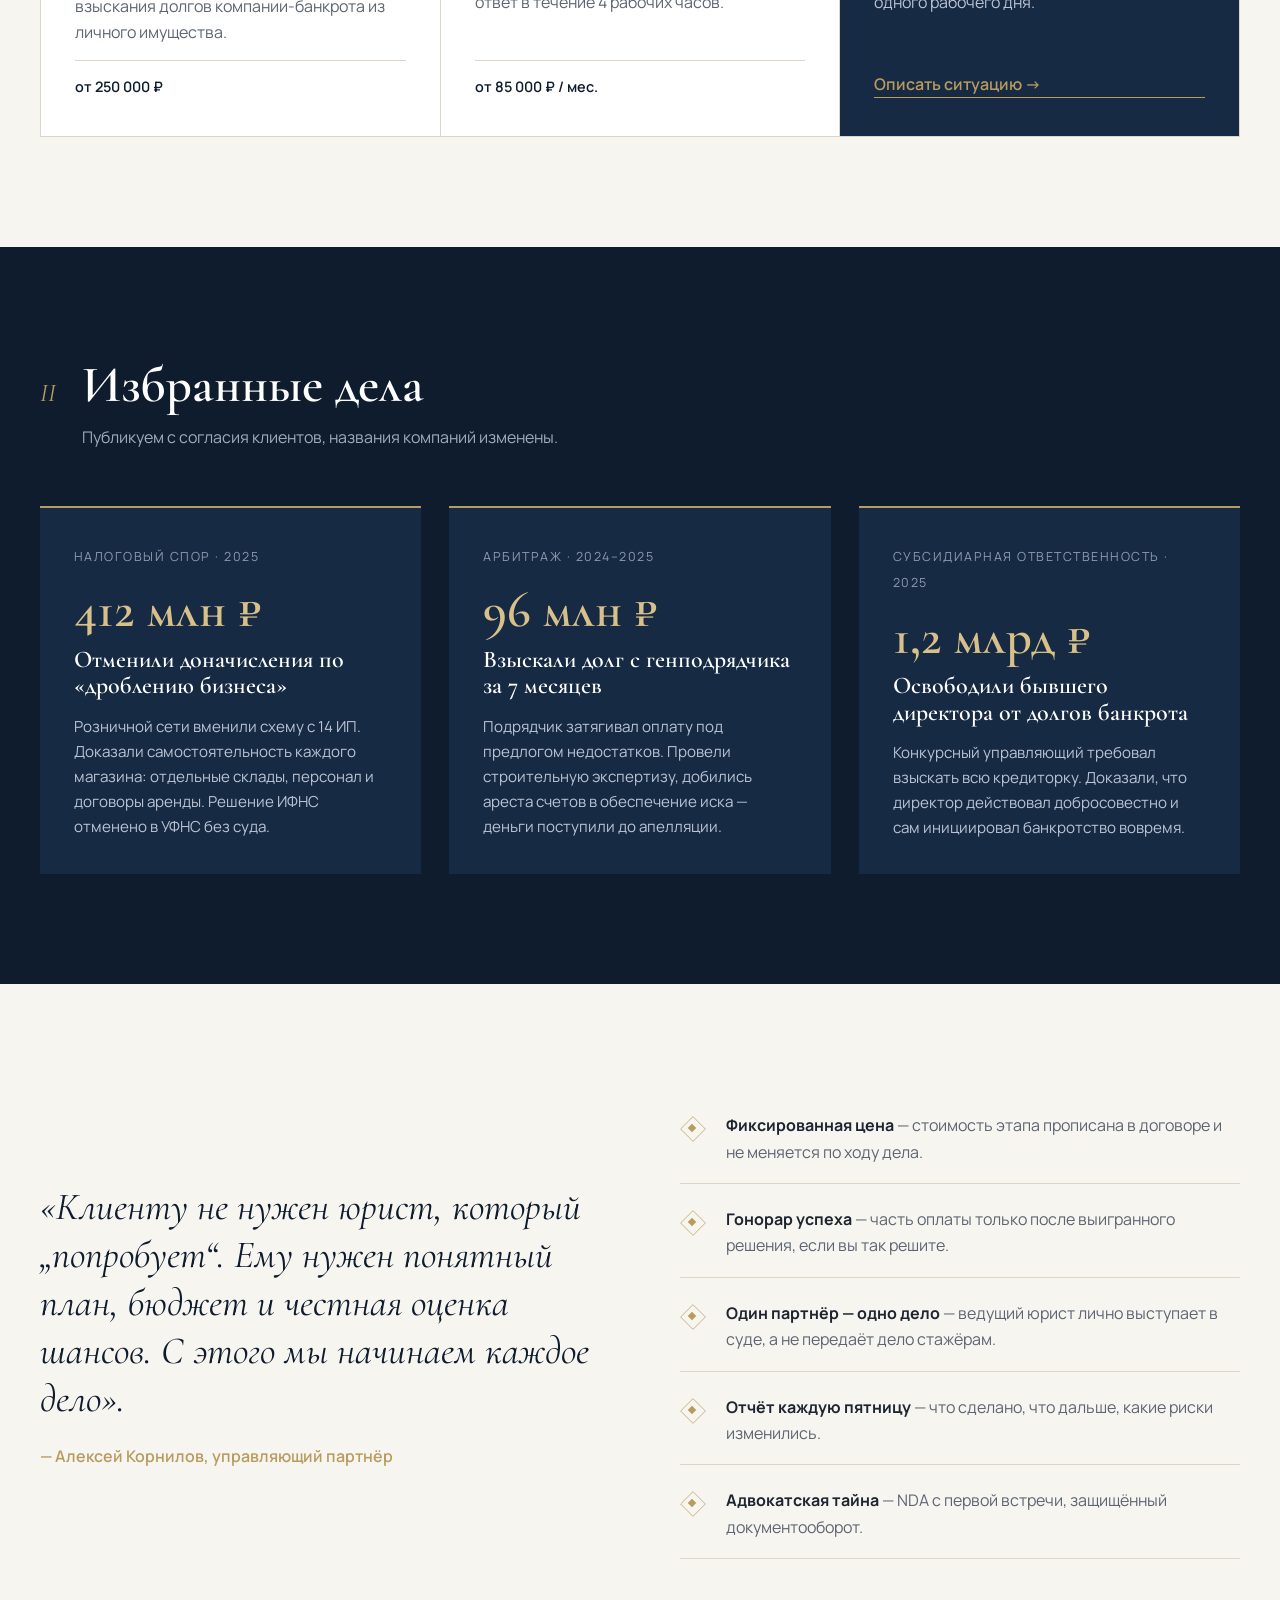
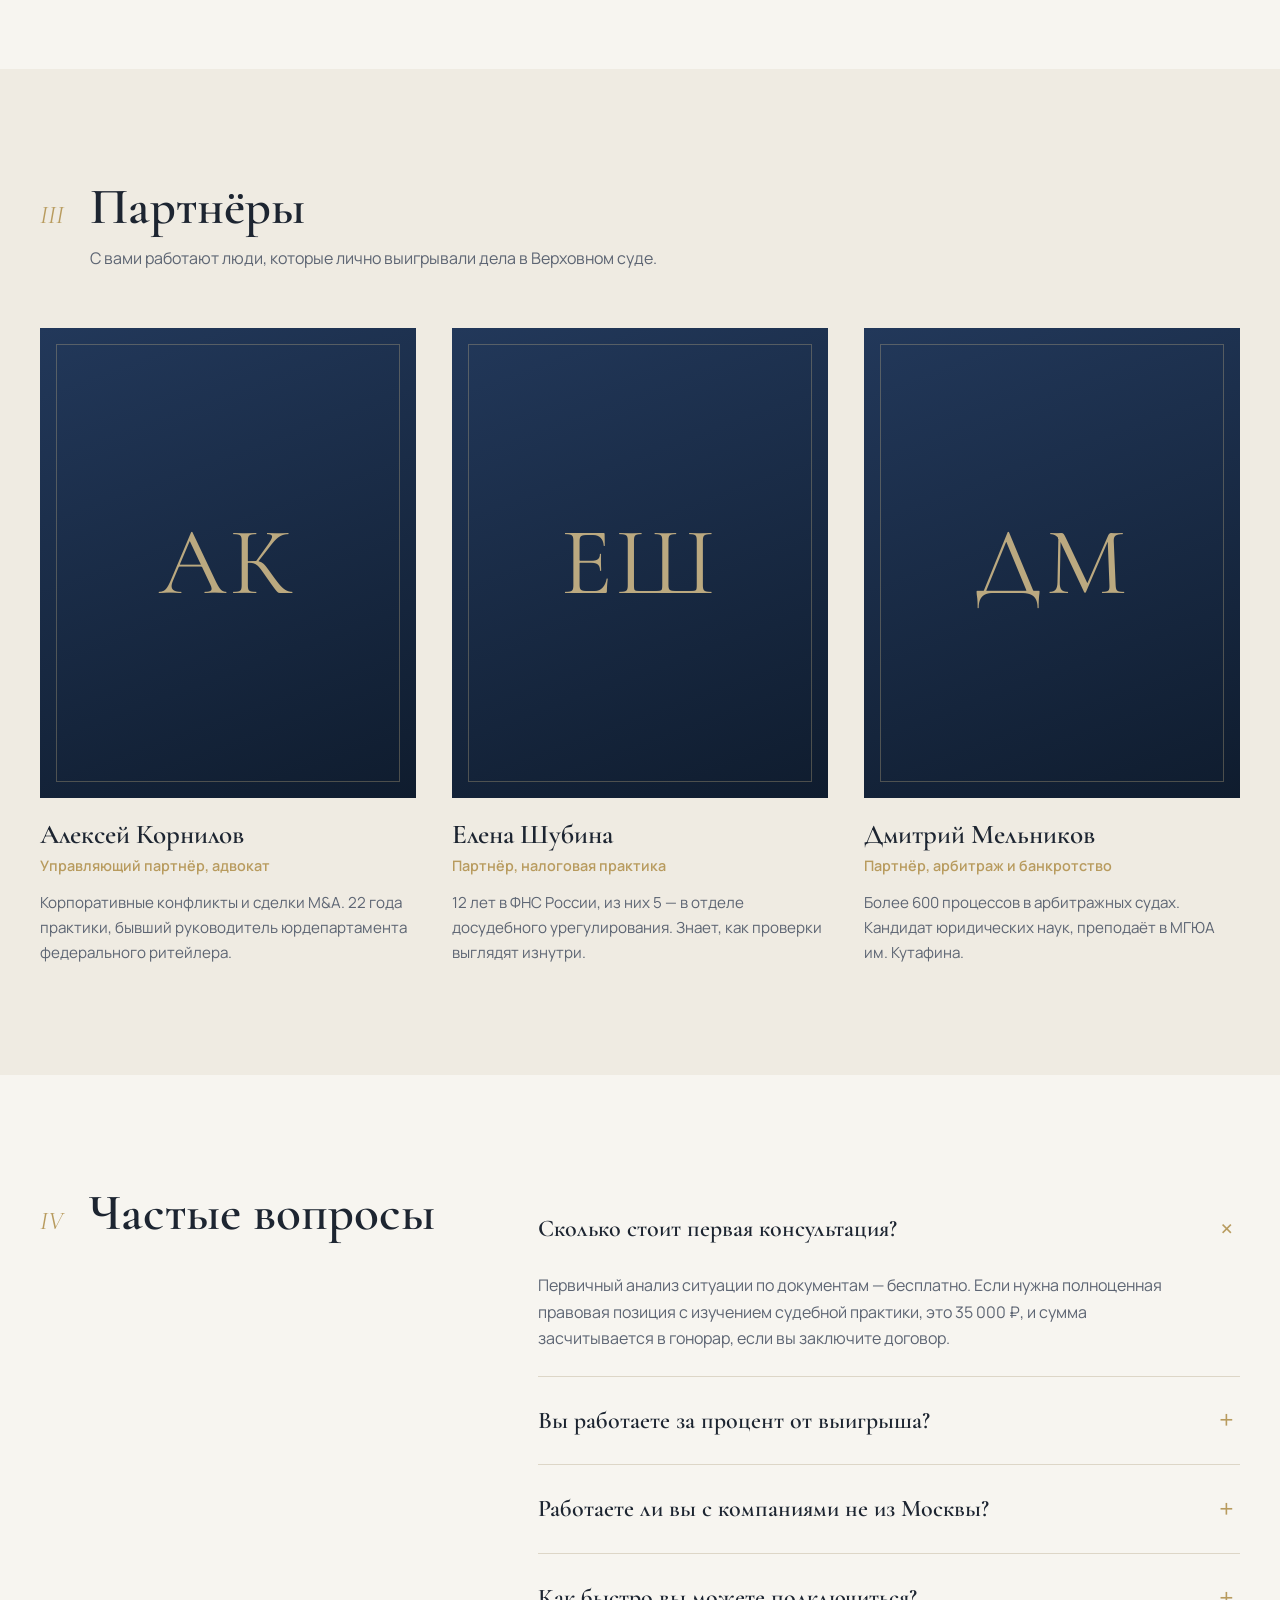
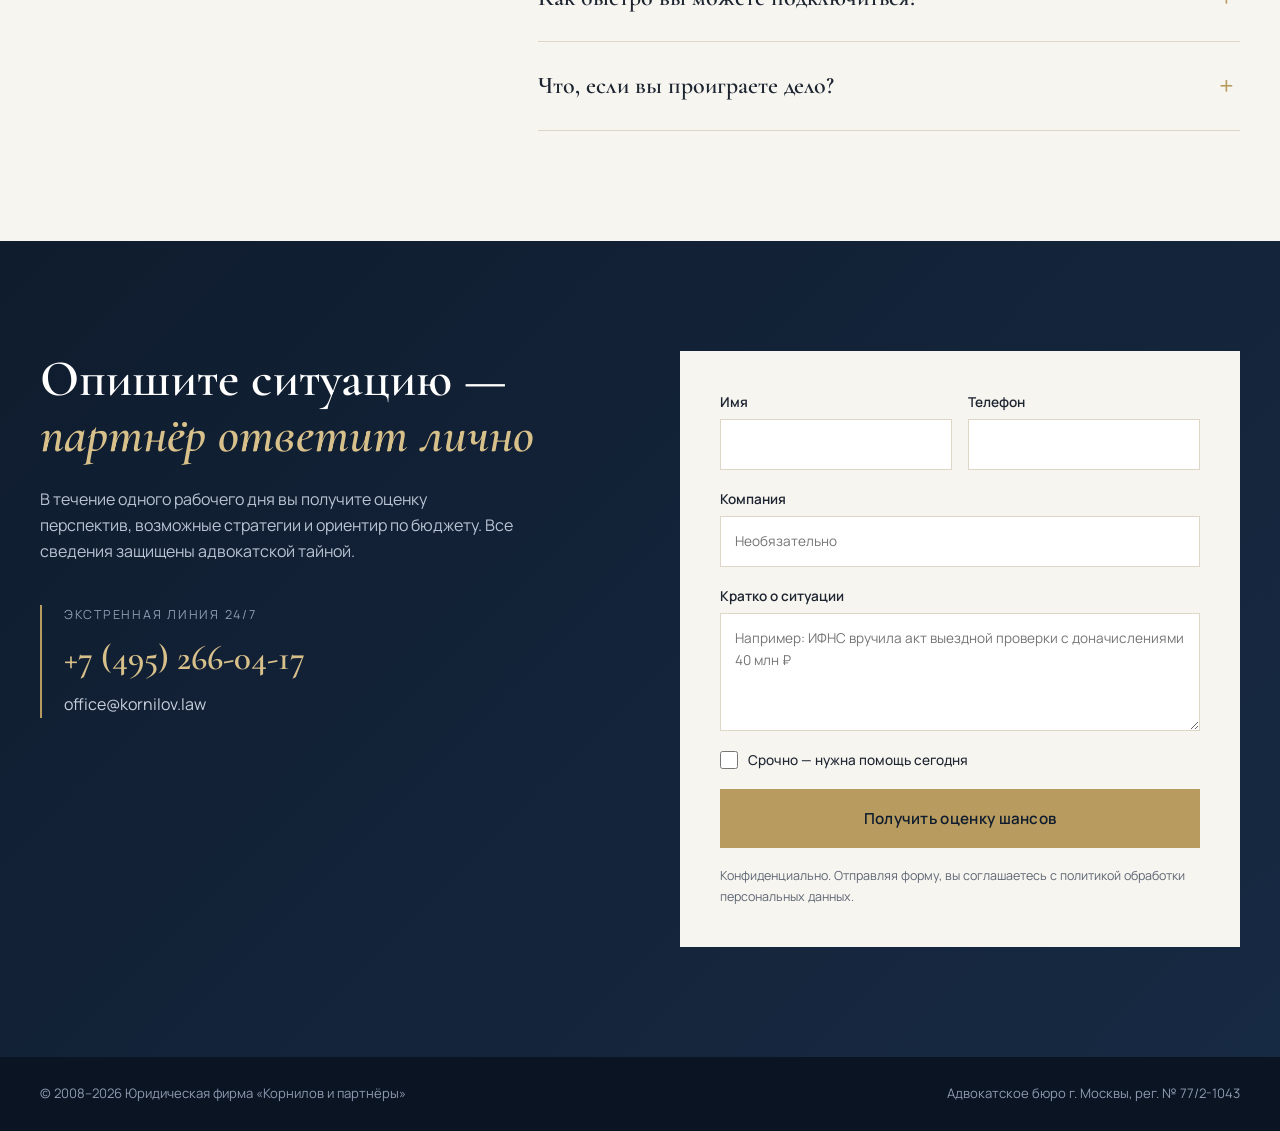
<file: 03-law-firm/index.html>
<!DOCTYPE html>
<html lang="ru">
<head>
  <meta charset="UTF-8">
  <meta name="viewport" content="width=device-width, initial-scale=1.0">
  <title>Корнилов и партнёры — юридическая защита бизнеса</title>
  <meta name="description" content="Арбитражные споры, налоговые проверки и защита собственников. 92% дел выиграны в пользу клиентов. Первичный анализ ситуации — бесплатно.">
  <link rel="preconnect" href="https://fonts.googleapis.com">
  <link rel="preconnect" href="https://fonts.gstatic.com" crossorigin>
  <link href="https://fonts.googleapis.com/css2?family=Cormorant+Garamond:ital,wght@0,500;0,600;1,500&family=Manrope:wght@400;500;600;700&display=swap" rel="stylesheet">
  <link rel="stylesheet" href="style.css">
</head>
<body>
  <div class="topbar">
    <div class="container topbar__inner">
      <span>Москва, Пресненская наб., 12, башня «Федерация Восток», 31 этаж</span>
      <span>Пн–Пт 9:00–20:00 · экстренная линия 24/7</span>
    </div>
  </div>
  <header class="header" id="header">
    <div class="container header__inner">
      <a href="#top" class="logo">
        <span class="logo__mark">К</span>
        <span class="logo__text">Корнилов<small>и партнёры</small></span>
      </a>
      <nav class="nav" id="nav">
        <a href="#practice">Практики</a>
        <a href="#cases">Дела</a>
        <a href="#team">Команда</a>
        <a href="#faq">Вопросы</a>
        <a href="tel:+74952660417" class="nav__phone">+7 (495) 266-04-17</a>
      </nav>
      <a href="#contact" class="btn btn--gold header__btn">Консультация</a>
      <button class="burger" id="burger" aria-label="Меню"><span></span></button>
    </div>
  </header>

  <main id="top">
    <section class="hero">
      <div class="container hero__inner">
        <div class="hero__content">
          <p class="kicker">Юридическая фирма для собственников и топ-менеджеров</p>
          <h1>Защищаем бизнес <br>в&nbsp;судах, при проверках <br>и&nbsp;корпоративных конфликтах</h1>
          <p class="hero__lead">18 лет практики, 1 400+ дел в арбитражных судах всех инстанций. Мы берёмся только за дела, в которых видим реальные шансы, и честно говорим об этом на первой встрече.</p>
          <div class="hero__actions">
            <a href="#contact" class="btn btn--gold">Бесплатный анализ ситуации</a>
            <a href="#cases" class="btn btn--ghost">Смотреть выигранные дела</a>
          </div>
        </div>
        <aside class="hero__card">
          <p class="hero__card-title">Результаты 2025 года</p>
          <div class="stat"><b data-count="92">92</b><span>% дел выиграно полностью или частично</span></div>
          <div class="stat"><b data-count="3.8" data-decimals="1">3,8</b><span>млрд ₽ сохранено и взыскано для клиентов</span></div>
          <div class="stat"><b data-count="47">47</b><span>налоговых проверок без доначислений</span></div>
          <p class="hero__card-note">Ранжированы в «Право-300» и Legal 500 EMEA</p>
        </aside>
      </div>
    </section>

    <section class="logos">
      <div class="container logos__inner">
        <span class="logos__label">Нам доверяют</span>
        <span>Норд&nbsp;Логистик</span><span>Агрохолдинг «Заря»</span><span>DevPoint</span><span>ТД «Вектор»</span><span>Медклиника «Ремедиум»</span>
      </div>
    </section>

    <section class="section" id="practice">
      <div class="container">
        <div class="heading">
          <span class="heading__num">I</span>
          <h2>Практики</h2>
          <p>Работаем с компаниями с оборотом от 300 млн ₽ и их собственниками.</p>
        </div>
        <div class="practice">
          <article class="practice__item">
            <h3>Арбитражные споры</h3>
            <p>Взыскание долгов, споры по договорам поставки и подряда, оспаривание сделок. Ведём дело от претензии до исполнительного листа.</p>
            <span class="practice__price">от 150 000 ₽ за инстанцию</span>
          </article>
          <article class="practice__item">
            <h3>Налоговые споры и проверки</h3>
            <p>Сопровождаем выездные проверки, готовим возражения и обжалуем решения ФНС. Подключаемся даже после получения акта.</p>
            <span class="practice__price">от 200 000 ₽</span>
          </article>
          <article class="practice__item">
            <h3>Корпоративные конфликты</h3>
            <p>Выход участника, «дедлок» между партнёрами, защита от рейдерского захвата и недобросовестного директора.</p>
            <span class="practice__price">индивидуально</span>
          </article>
          <article class="practice__item">
            <h3>Субсидиарная ответственность</h3>
            <p>Защищаем собственников и директоров от взыскания долгов компании-банкрота из личного имущества.</p>
            <span class="practice__price">от 250 000 ₽</span>
          </article>
          <article class="practice__item">
            <h3>Абонентское сопровождение</h3>
            <p>Юридический отдел на аутсорсе: договоры, претензии, трудовые вопросы, ответ в течение 4 рабочих часов.</p>
            <span class="practice__price">от 85 000 ₽ / мес.</span>
          </article>
          <article class="practice__item practice__item--cta">
            <h3>Не нашли свою ситуацию?</h3>
            <p>Опишите её в форме — партнёр фирмы ответит, сможем ли мы помочь, в течение одного рабочего дня.</p>
            <a href="#contact" class="link">Описать ситуацию →</a>
          </article>
        </div>
      </div>
    </section>

    <section class="section section--navy" id="cases">
      <div class="container">
        <div class="heading heading--light">
          <span class="heading__num">II</span>
          <h2>Избранные дела</h2>
          <p>Публикуем с согласия клиентов, названия компаний изменены.</p>
        </div>
        <div class="cases">
          <article class="case">
            <span class="case__type">Налоговый спор · 2025</span>
            <p class="case__sum">412 млн ₽</p>
            <h3>Отменили доначисления по «дроблению бизнеса»</h3>
            <p>Розничной сети вменили схему с 14 ИП. Доказали самостоятельность каждого магазина: отдельные склады, персонал и договоры аренды. Решение ИФНС отменено в УФНС без суда.</p>
          </article>
          <article class="case">
            <span class="case__type">Арбитраж · 2024–2025</span>
            <p class="case__sum">96 млн ₽</p>
            <h3>Взыскали долг с генподрядчика за 7 месяцев</h3>
            <p>Подрядчик затягивал оплату под предлогом недостатков. Провели строительную экспертизу, добились ареста счетов в обеспечение иска — деньги поступили до апелляции.</p>
          </article>
          <article class="case">
            <span class="case__type">Субсидиарная ответственность · 2025</span>
            <p class="case__sum">1,2 млрд ₽</p>
            <h3>Освободили бывшего директора от долгов банкрота</h3>
            <p>Конкурсный управляющий требовал взыскать всю кредиторку. Доказали, что директор действовал добросовестно и сам инициировал банкротство вовремя.</p>
          </article>
        </div>
      </div>
    </section>

    <section class="section" id="approach">
      <div class="container approach">
        <div class="approach__quote">
          <p>«Клиенту не нужен юрист, который „попробует“. Ему нужен понятный план, бюджет и честная оценка шансов. С этого мы начинаем каждое дело».</p>
          <span>— Алексей Корнилов, управляющий партнёр</span>
        </div>
        <ul class="guarantees">
          <li><b>Фиксированная цена</b> — стоимость этапа прописана в договоре и не меняется по ходу дела.</li>
          <li><b>Гонорар успеха</b> — часть оплаты только после выигранного решения, если вы так решите.</li>
          <li><b>Один партнёр — одно дело</b> — ведущий юрист лично выступает в суде, а не передаёт дело стажёрам.</li>
          <li><b>Отчёт каждую пятницу</b> — что сделано, что дальше, какие риски изменились.</li>
          <li><b>Адвокатская тайна</b> — NDA с первой встречи, защищённый документооборот.</li>
        </ul>
      </div>
    </section>

    <section class="section section--light" id="team">
      <div class="container">
        <div class="heading">
          <span class="heading__num">III</span>
          <h2>Партнёры</h2>
          <p>С вами работают люди, которые лично выигрывали дела в Верховном суде.</p>
        </div>
        <div class="team">
          <article class="person">
            <div class="person__photo" data-initials="АК"></div>
            <h3>Алексей Корнилов</h3>
            <p class="person__role">Управляющий партнёр, адвокат</p>
            <p>Корпоративные конфликты и сделки M&amp;A. 22 года практики, бывший руководитель юрдепартамента федерального ритейлера.</p>
          </article>
          <article class="person">
            <div class="person__photo" data-initials="ЕШ"></div>
            <h3>Елена Шубина</h3>
            <p class="person__role">Партнёр, налоговая практика</p>
            <p>12 лет в ФНС России, из них 5 — в отделе досудебного урегулирования. Знает, как проверки выглядят изнутри.</p>
          </article>
          <article class="person">
            <div class="person__photo" data-initials="ДМ"></div>
            <h3>Дмитрий Мельников</h3>
            <p class="person__role">Партнёр, арбитраж и банкротство</p>
            <p>Более 600 процессов в арбитражных судах. Кандидат юридических наук, преподаёт в МГЮА им. Кутафина.</p>
          </article>
        </div>
      </div>
    </section>

    <section class="section" id="faq">
      <div class="container faq">
        <div class="heading">
          <span class="heading__num">IV</span>
          <h2>Частые вопросы</h2>
        </div>
        <div class="faq__list">
          <details open>
            <summary>Сколько стоит первая консультация?</summary>
            <p>Первичный анализ ситуации по документам — бесплатно. Если нужна полноценная правовая позиция с изучением судебной практики, это 35 000 ₽, и сумма засчитывается в гонорар, если вы заключите договор.</p>
          </details>
          <details>
            <summary>Вы работаете за процент от выигрыша?</summary>
            <p>Да, по ряду категорий дел возможна комбинированная схема: фиксированная часть плюс гонорар успеха 5–15% от взысканной или сохранённой суммы. Обсуждаем на первой встрече.</p>
          </details>
          <details>
            <summary>Работаете ли вы с компаниями не из Москвы?</summary>
            <p>Да, 40% наших клиентов — из регионов. Участвуем в заседаниях по видеосвязи, а на ключевые процессы партнёр выезжает лично.</p>
          </details>
          <details>
            <summary>Как быстро вы можете подключиться?</summary>
            <p>В срочных ситуациях — обыск, выемка документов, арест счетов — юрист выезжает в течение 2 часов. Экстренная линия работает круглосуточно.</p>
          </details>
          <details>
            <summary>Что, если вы проиграете дело?</summary>
            <p>Мы не обещаем 100% результата — так не делает ни один честный юрист. Но мы заранее письменно оцениваем шансы и не берём дела, где они ниже 50%. Если суд вынес неудачное решение, апелляцию готовим со скидкой 30%.</p>
          </details>
        </div>
      </div>
    </section>

    <section class="contact" id="contact">
      <div class="container contact__inner">
        <div class="contact__text">
          <h2>Опишите ситуацию — <br><em>партнёр ответит лично</em></h2>
          <p>В течение одного рабочего дня вы получите оценку перспектив, возможные стратегии и ориентир по бюджету. Все сведения защищены адвокатской тайной.</p>
          <div class="contact__phone">
            <span>Экстренная линия 24/7</span>
            <a href="tel:+74952660417">+7 (495) 266-04-17</a>
            <a href="mailto:office@kornilov.law">office@kornilov.law</a>
          </div>
        </div>
        <form class="form" id="form" novalidate>
          <input type="text" name="website" class="hp" tabindex="-1" autocomplete="off" aria-hidden="true">
          <div class="form__row">
            <label>Имя<input type="text" name="name" required></label>
            <label>Телефон<input type="tel" name="phone" required></label>
          </div>
          <label>Компания<input type="text" name="company" placeholder="Необязательно"></label>
          <label>Кратко о ситуации<textarea name="message" rows="4" placeholder="Например: ИФНС вручила акт выездной проверки с доначислениями 40 млн ₽"></textarea></label>
          <label class="check"><input type="checkbox" name="urgent"> Срочно — нужна помощь сегодня</label>
          <button type="submit" class="btn btn--gold btn--block">Получить оценку шансов</button>
          <p class="form__error" hidden>Не удалось отправить заявку. Позвоните нам: <a href="tel:+74952660417">+7 (495) 266-04-17</a></p>
          <p class="form__note">Конфиденциально. Отправляя форму, вы соглашаетесь с политикой обработки персональных данных.</p>
          <div class="form__done" hidden>
            <b>Заявка получена</b>
            <p>Партнёр фирмы изучит ситуацию и свяжется с вами. Если вопрос срочный — звоните на экстренную линию.</p>
          </div>
        </form>
      </div>
    </section>
  </main>

  <footer class="footer">
    <div class="container footer__inner">
      <span>© 2008–2026 Юридическая фирма «Корнилов и партнёры»</span>
      <span>Адвокатское бюро г. Москвы, рег. № 77/2-1043</span>
    </div>
  </footer>

  <script src="config.js"></script>
  <script src="lead.js"></script>
  <script src="script.js"></script>
</body>
</html>
</file>
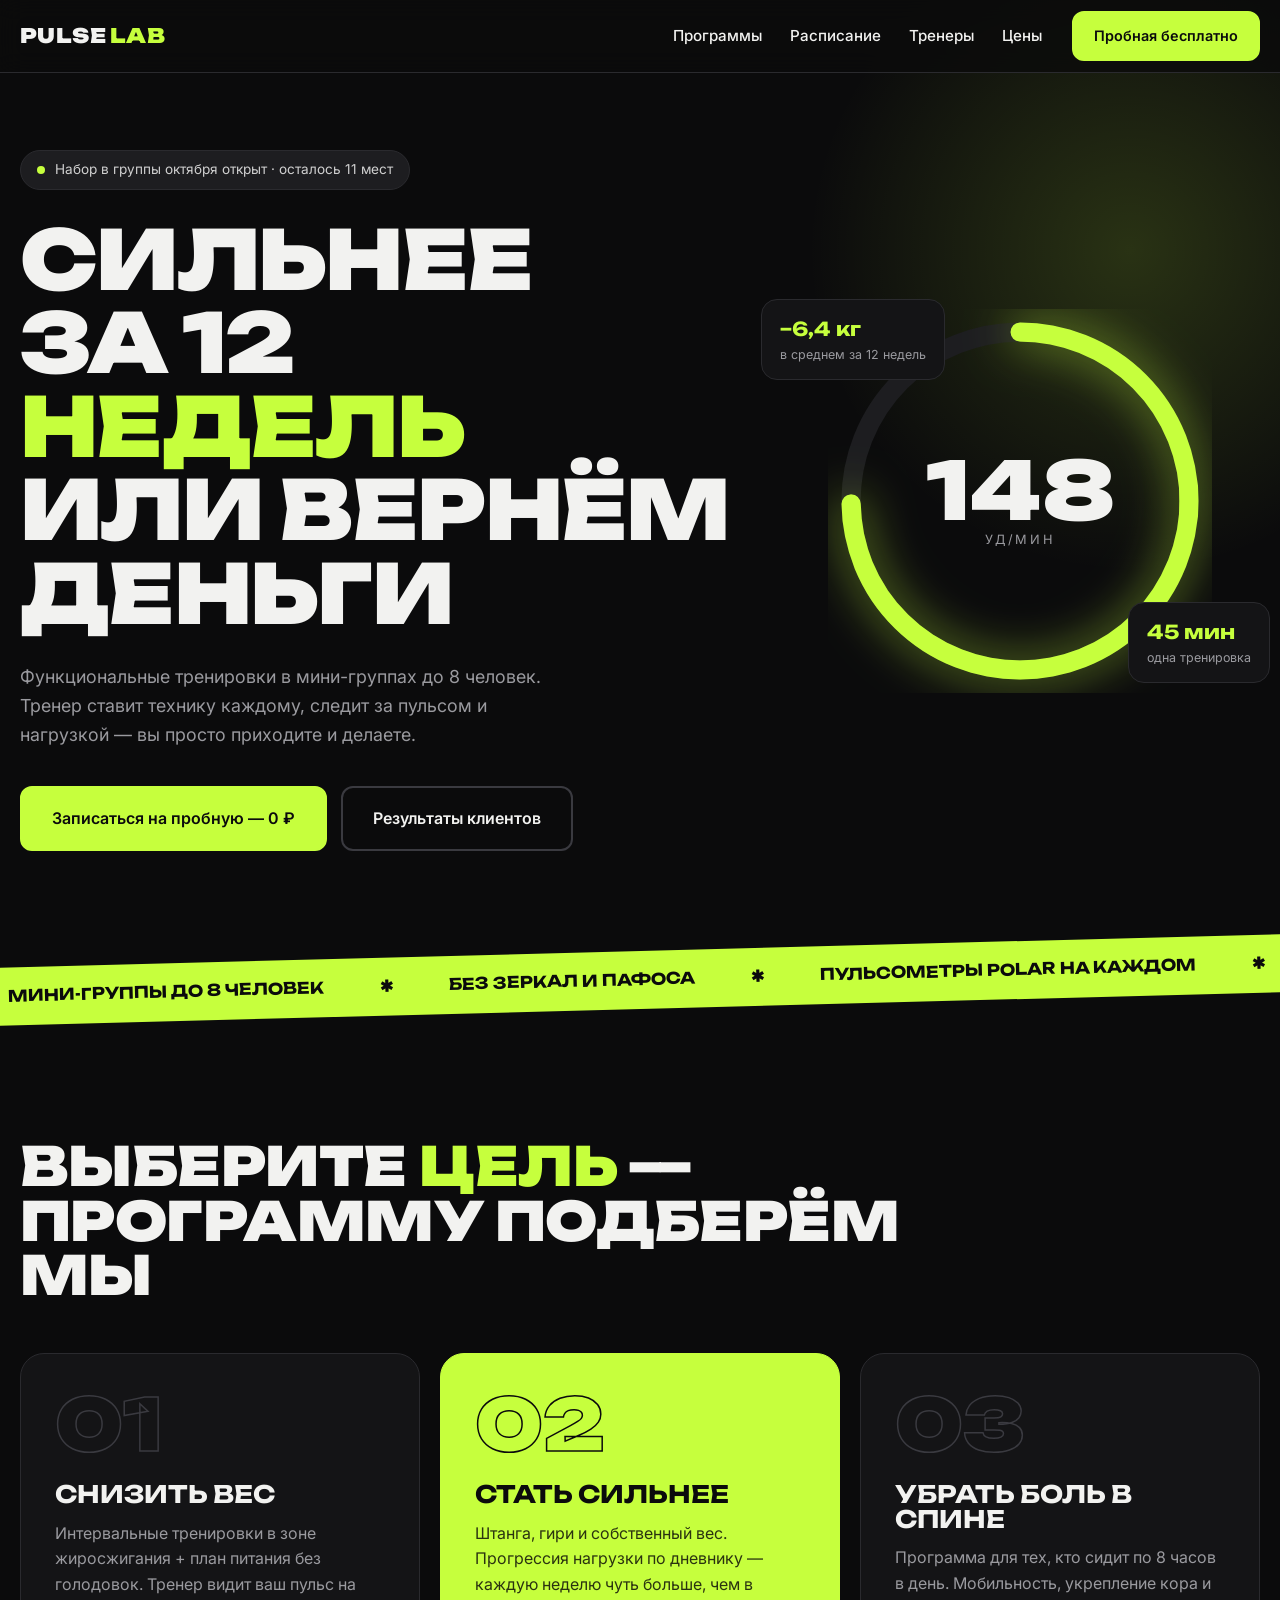
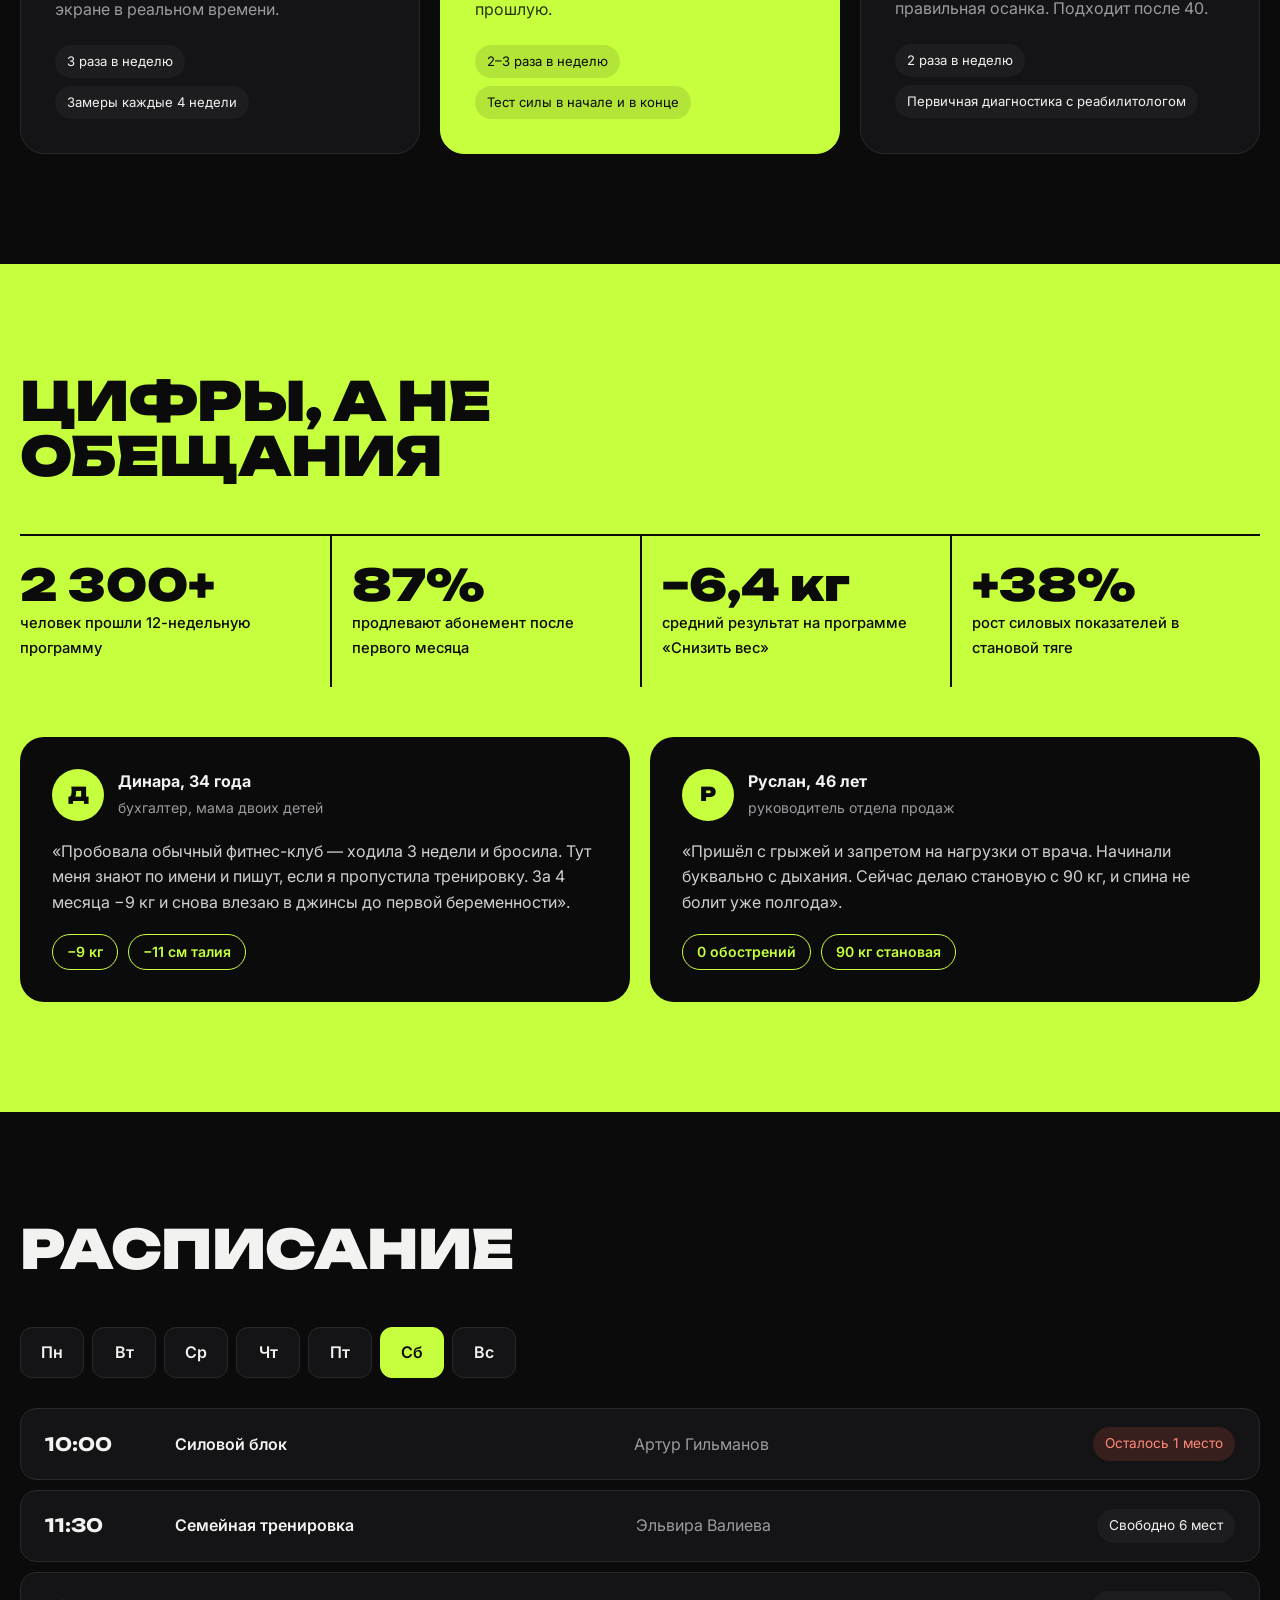
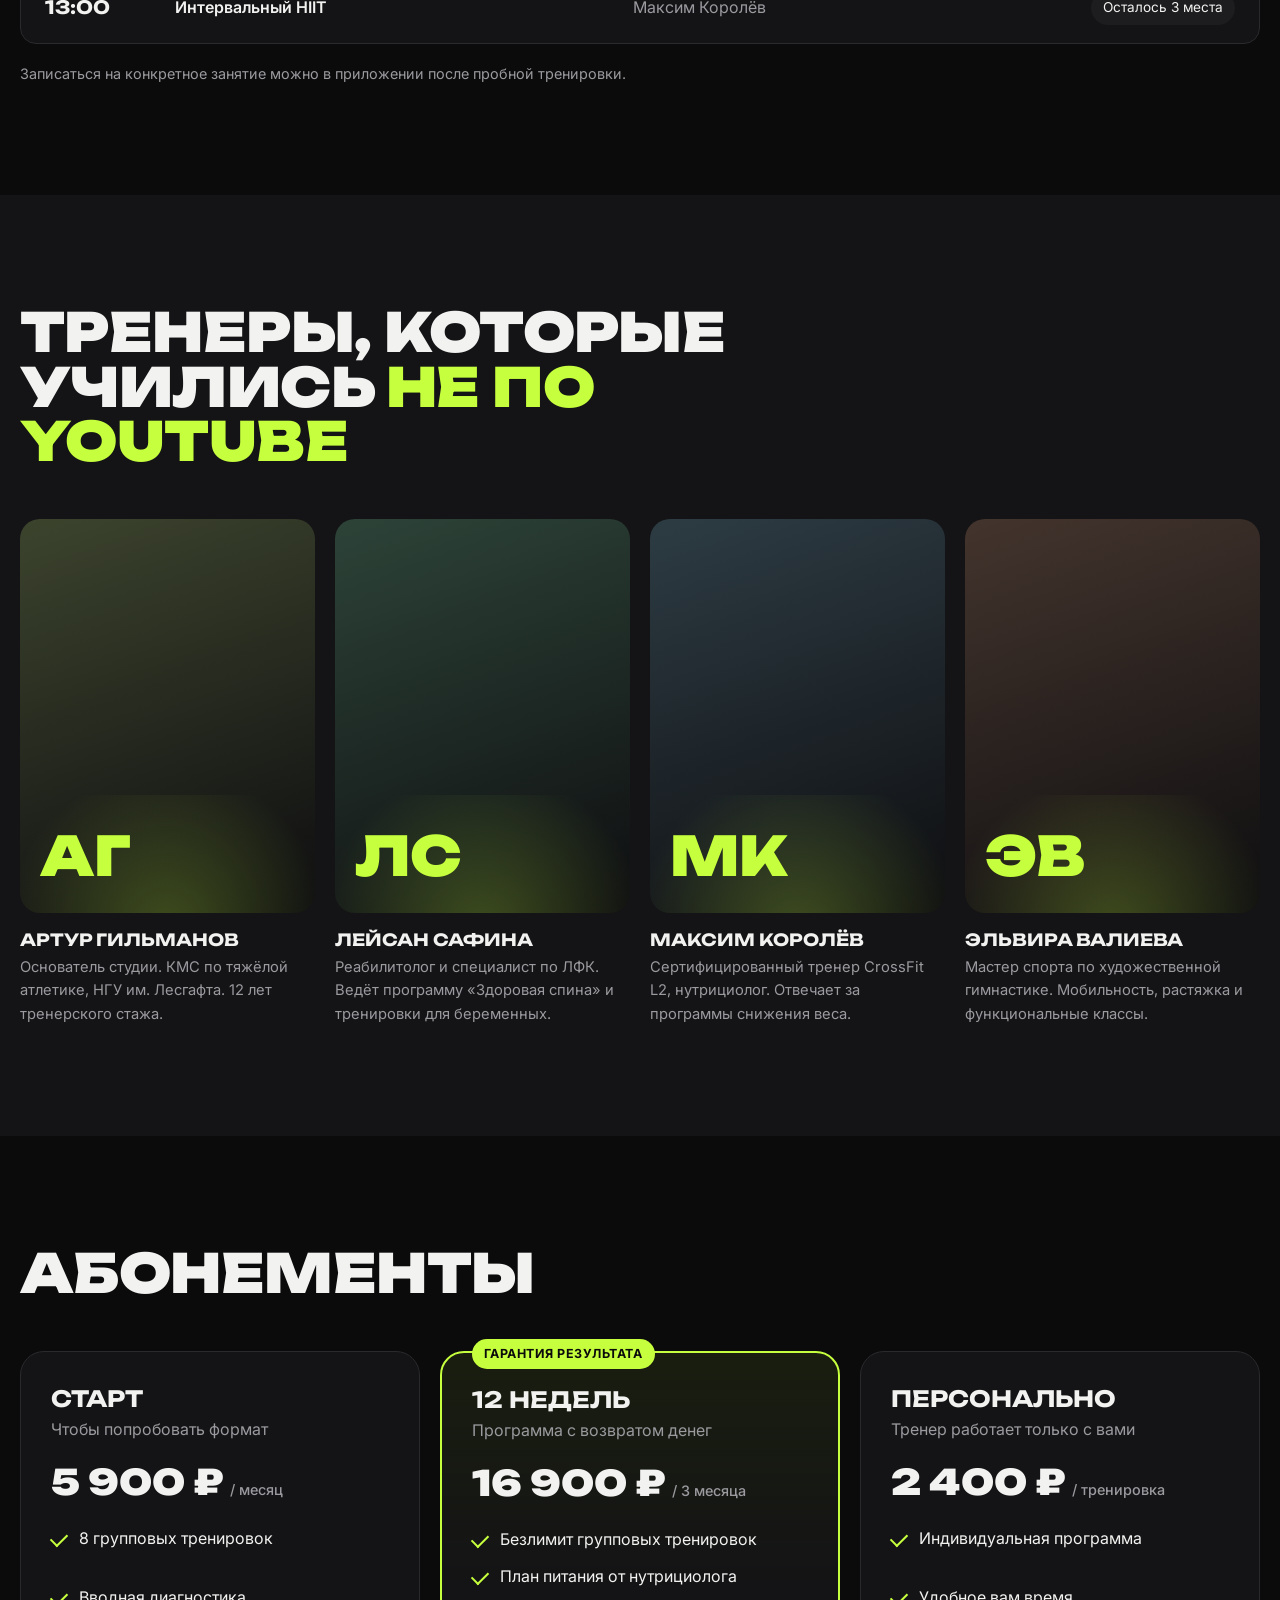
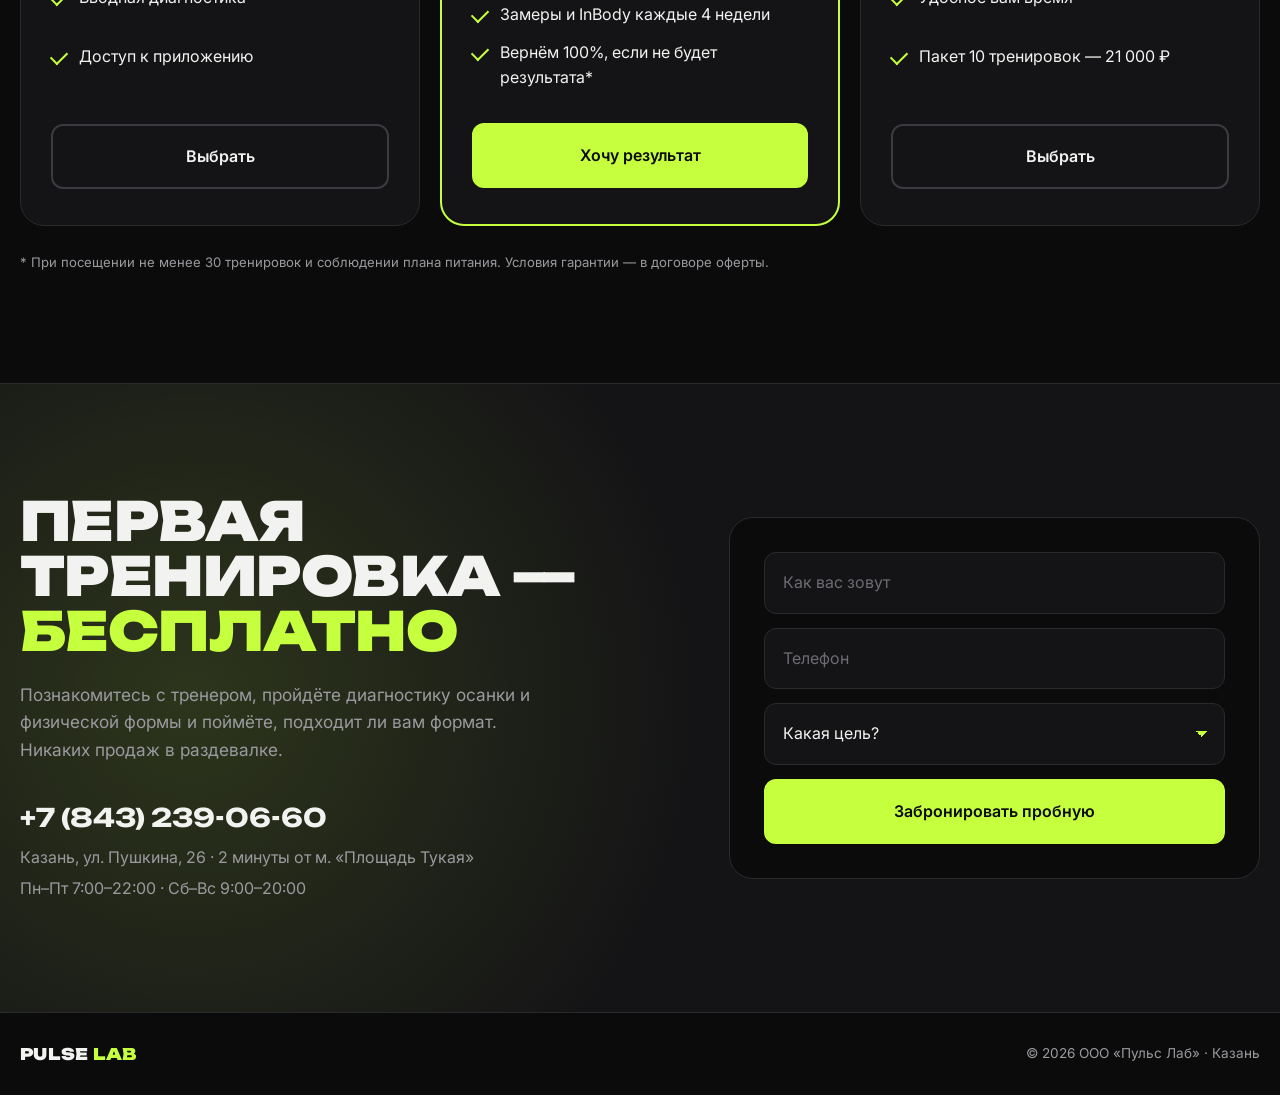
<file: 04-fitness-studio/index.html>
<!DOCTYPE html>
<html lang="ru">
<head>
  <meta charset="UTF-8">
  <meta name="viewport" content="width=device-width, initial-scale=1.0">
  <title>PULSE LAB — студия функционального тренинга в Казани</title>
  <meta name="description" content="Тренировки в мини-группах до 8 человек с тренером, который знает ваше имя. Первая тренировка бесплатно.">
  <link rel="preconnect" href="https://fonts.googleapis.com">
  <link rel="preconnect" href="https://fonts.gstatic.com" crossorigin>
  <link href="https://fonts.googleapis.com/css2?family=Inter:wght@400;500;600&family=Unbounded:wght@500;700;900&display=swap" rel="stylesheet">
  <link rel="stylesheet" href="style.css">
</head>
<body>
  <header class="header">
    <div class="wrap header__inner">
      <a href="#top" class="logo">PULSE<span>LAB</span></a>
      <nav class="nav" id="nav">
        <a href="#programs">Программы</a>
        <a href="#schedule">Расписание</a>
        <a href="#coaches">Тренеры</a>
        <a href="#prices">Цены</a>
      </nav>
      <a href="#trial" class="btn btn--sm">Пробная бесплатно</a>
      <button class="burger" id="burger" aria-label="Меню"><i></i><i></i></button>
    </div>
  </header>

  <main id="top">
    <section class="hero">
      <div class="wrap hero__grid">
        <div class="hero__content">
          <span class="pill"><span class="dot"></span> Набор в группы октября открыт · осталось 11 мест</span>
          <h1>Сильнее<br>за 12 <span class="hl">недель</span><br>или вернём деньги</h1>
          <p class="hero__lead">Функциональные тренировки в мини-группах до 8 человек. Тренер ставит технику каждому, следит за пульсом и нагрузкой — вы просто приходите и делаете.</p>
          <div class="hero__actions">
            <a href="#trial" class="btn">Записаться на пробную — 0 ₽</a>
            <a href="#results" class="btn btn--outline">Результаты клиентов</a>
          </div>
        </div>
        <div class="hero__visual" aria-hidden="true">
          <div class="ring">
            <svg viewBox="0 0 200 200"><circle cx="100" cy="100" r="88" class="ring__bg"/><circle cx="100" cy="100" r="88" class="ring__fg"/></svg>
            <div class="ring__center"><b>148</b><span>уд/мин</span></div>
          </div>
          <div class="float float--1"><b>−6,4 кг</b><span>в среднем за 12 недель</span></div>
          <div class="float float--2"><b>45 мин</b><span>одна тренировка</span></div>
          <svg class="pulse-line" viewBox="0 0 600 80" preserveAspectRatio="none"><path d="M0 40 H180 L200 10 L220 70 L240 20 L255 55 L270 40 H600"/></svg>
        </div>
      </div>
    </section>

    <div class="ticker" aria-hidden="true">
      <div class="ticker__track">
        <span>Мини-группы до 8 человек</span><span>Без зеркал и пафоса</span><span>Пульсометры Polar на каждом</span><span>Детская комната</span><span>Душ и полотенца включены</span>
        <span>Мини-группы до 8 человек</span><span>Без зеркал и пафоса</span><span>Пульсометры Polar на каждом</span><span>Детская комната</span><span>Душ и полотенца включены</span>
      </div>
    </div>

    <section class="section" id="programs">
      <div class="wrap">
        <h2 class="h2">Выберите <span class="hl">цель</span> — программу подберём мы</h2>
        <div class="programs">
          <article class="program">
            <span class="program__num">01</span>
            <h3>Снизить вес</h3>
            <p>Интервальные тренировки в зоне жиросжигания + план питания без голодовок. Тренер видит ваш пульс на экране в реальном времени.</p>
            <ul><li>3 раза в неделю</li><li>Замеры каждые 4 недели</li></ul>
          </article>
          <article class="program program--accent">
            <span class="program__num">02</span>
            <h3>Стать сильнее</h3>
            <p>Штанга, гири и собственный вес. Прогрессия нагрузки по дневнику — каждую неделю чуть больше, чем в прошлую.</p>
            <ul><li>2–3 раза в неделю</li><li>Тест силы в начале и в конце</li></ul>
          </article>
          <article class="program">
            <span class="program__num">03</span>
            <h3>Убрать боль в спине</h3>
            <p>Программа для тех, кто сидит по 8 часов в день. Мобильность, укрепление кора и правильная осанка. Подходит после 40.</p>
            <ul><li>2 раза в неделю</li><li>Первичная диагностика с реабилитологом</li></ul>
          </article>
        </div>
      </div>
    </section>

    <section class="section section--lime" id="results">
      <div class="wrap">
        <h2 class="h2">Цифры, а не обещания</h2>
        <div class="results">
          <div class="result"><b>2 300+</b><span>человек прошли 12-недельную программу</span></div>
          <div class="result"><b>87%</b><span>продлевают абонемент после первого месяца</span></div>
          <div class="result"><b>−6,4 кг</b><span>средний результат на программе «Снизить вес»</span></div>
          <div class="result"><b>+38%</b><span>рост силовых показателей в становой тяге</span></div>
        </div>
        <div class="stories">
          <article class="story">
            <div class="story__top"><span class="story__ava">Д</span><div><b>Динара, 34 года</b><span>бухгалтер, мама двоих детей</span></div></div>
            <p>«Пробовала обычный фитнес-клуб — ходила 3 недели и бросила. Тут меня знают по имени и пишут, если я пропустила тренировку. За 4 месяца −9 кг и снова влезаю в джинсы до первой беременности».</p>
            <div class="story__metrics"><span>−9 кг</span><span>−11 см талия</span></div>
          </article>
          <article class="story">
            <div class="story__top"><span class="story__ava">Р</span><div><b>Руслан, 46 лет</b><span>руководитель отдела продаж</span></div></div>
            <p>«Пришёл с грыжей и запретом на нагрузки от врача. Начинали буквально с дыхания. Сейчас делаю становую с 90 кг, и спина не болит уже полгода».</p>
            <div class="story__metrics"><span>0 обострений</span><span>90 кг становая</span></div>
          </article>
        </div>
      </div>
    </section>

    <section class="section" id="schedule">
      <div class="wrap">
        <h2 class="h2">Расписание</h2>
        <div class="tabs" role="tablist">
          <button class="tab active" data-day="0" role="tab">Пн</button>
          <button class="tab" data-day="1" role="tab">Вт</button>
          <button class="tab" data-day="2" role="tab">Ср</button>
          <button class="tab" data-day="3" role="tab">Чт</button>
          <button class="tab" data-day="4" role="tab">Пт</button>
          <button class="tab" data-day="5" role="tab">Сб</button>
          <button class="tab" data-day="6" role="tab">Вс</button>
        </div>
        <div class="schedule" id="scheduleList"></div>
        <p class="schedule__note">Записаться на конкретное занятие можно в приложении после пробной тренировки.</p>
      </div>
    </section>

    <section class="section section--dark2" id="coaches">
      <div class="wrap">
        <h2 class="h2">Тренеры, которые учились <span class="hl">не по YouTube</span></h2>
        <div class="coaches">
          <article class="coach">
            <div class="coach__img" style="--h:80"><span>АГ</span></div>
            <h3>Артур Гильманов</h3>
            <p>Основатель студии. КМС по тяжёлой атлетике, НГУ им. Лесгафта. 12 лет тренерского стажа.</p>
          </article>
          <article class="coach">
            <div class="coach__img" style="--h:150"><span>ЛС</span></div>
            <h3>Лейсан Сафина</h3>
            <p>Реабилитолог и специалист по ЛФК. Ведёт программу «Здоровая спина» и тренировки для беременных.</p>
          </article>
          <article class="coach">
            <div class="coach__img" style="--h:200"><span>МК</span></div>
            <h3>Максим Королёв</h3>
            <p>Сертифицированный тренер CrossFit L2, нутрициолог. Отвечает за программы снижения веса.</p>
          </article>
          <article class="coach">
            <div class="coach__img" style="--h:20"><span>ЭВ</span></div>
            <h3>Эльвира Валиева</h3>
            <p>Мастер спорта по художественной гимнастике. Мобильность, растяжка и функциональные классы.</p>
          </article>
        </div>
      </div>
    </section>

    <section class="section" id="prices">
      <div class="wrap">
        <h2 class="h2">Абонементы</h2>
        <div class="prices">
          <article class="price">
            <h3>Старт</h3>
            <p class="price__desc">Чтобы попробовать формат</p>
            <p class="price__sum">5 900 ₽<small>/ месяц</small></p>
            <ul><li>8 групповых тренировок</li><li>Вводная диагностика</li><li>Доступ к приложению</li></ul>
            <a href="#trial" class="btn btn--outline btn--block" data-plan="Старт">Выбрать</a>
          </article>
          <article class="price price--hot">
            <span class="price__badge">Гарантия результата</span>
            <h3>12 недель</h3>
            <p class="price__desc">Программа с возвратом денег</p>
            <p class="price__sum">16 900 ₽<small>/ 3 месяца</small></p>
            <ul><li>Безлимит групповых тренировок</li><li>План питания от нутрициолога</li><li>Замеры и InBody каждые 4 недели</li><li>Вернём 100%, если не будет результата*</li></ul>
            <a href="#trial" class="btn btn--block" data-plan="12 недель">Хочу результат</a>
          </article>
          <article class="price">
            <h3>Персонально</h3>
            <p class="price__desc">Тренер работает только с вами</p>
            <p class="price__sum">2 400 ₽<small>/ тренировка</small></p>
            <ul><li>Индивидуальная программа</li><li>Удобное вам время</li><li>Пакет 10 тренировок — 21 000 ₽</li></ul>
            <a href="#trial" class="btn btn--outline btn--block" data-plan="Персонально">Выбрать</a>
          </article>
        </div>
        <p class="prices__note">* При посещении не менее 30 тренировок и соблюдении плана питания. Условия гарантии — в договоре оферты.</p>
      </div>
    </section>

    <section class="trial" id="trial">
      <div class="wrap trial__inner">
        <div>
          <h2 class="h2">Первая тренировка — <span class="hl">бесплатно</span></h2>
          <p>Познакомитесь с тренером, пройдёте диагностику осанки и физической формы и поймёте, подходит ли вам формат. Никаких продаж в раздевалке.</p>
          <div class="trial__contacts">
            <a href="tel:+78432390660">+7 (843) 239-06-60</a>
            <span>Казань, ул. Пушкина, 26 · 2 минуты от м. «Площадь Тукая»</span>
            <span>Пн–Пт 7:00–22:00 · Сб–Вс 9:00–20:00</span>
          </div>
        </div>
        <form class="form" id="form" novalidate>
          <input type="text" name="website" class="hp" tabindex="-1" autocomplete="off" aria-hidden="true">
          <input type="text" name="name" placeholder="Как вас зовут" required>
          <input type="tel" name="phone" placeholder="Телефон" required>
          <select name="plan" id="planSelect">
            <option value="">Какая цель?</option>
            <option>Снизить вес</option>
            <option>Стать сильнее</option>
            <option>Убрать боль в спине</option>
            <option>Пока не знаю</option>
          </select>
          <button type="submit" class="btn btn--block">Забронировать пробную</button>
          <p class="form__error" hidden>Не получилось отправить заявку. Позвоните нам: <a href="tel:+78432390660">+7 (843) 239-06-60</a></p>
          <p class="form__ok" hidden>Готово! Администратор напишет в WhatsApp и предложит удобное время. До встречи на тренировке 💪</p>
        </form>
      </div>
    </section>
  </main>

  <footer class="footer">
    <div class="wrap footer__inner">
      <span class="logo">PULSE<span>LAB</span></span>
      <span>© 2026 ООО «Пульс Лаб» · Казань</span>
    </div>
  </footer>

  <script src="config.js"></script>
  <script src="lead.js"></script>
  <script src="script.js"></script>
</body>
</html>
</file>
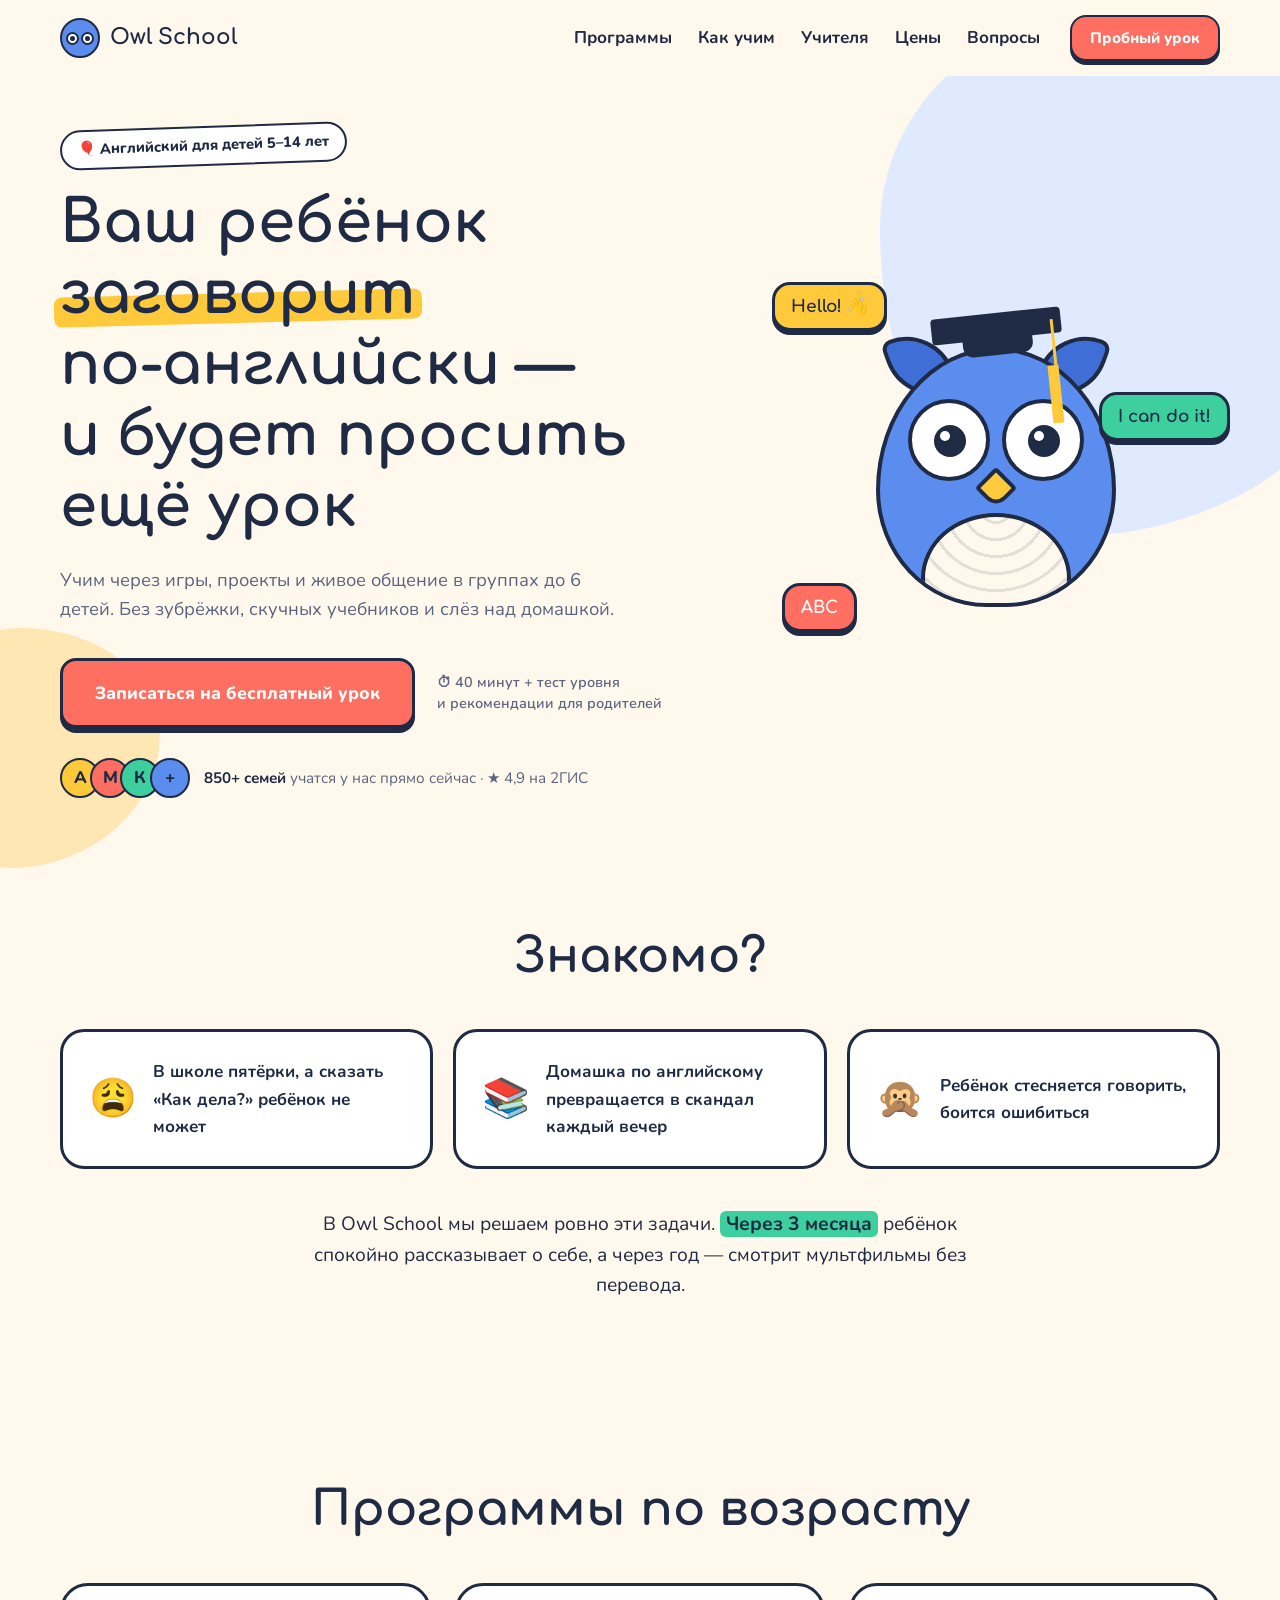
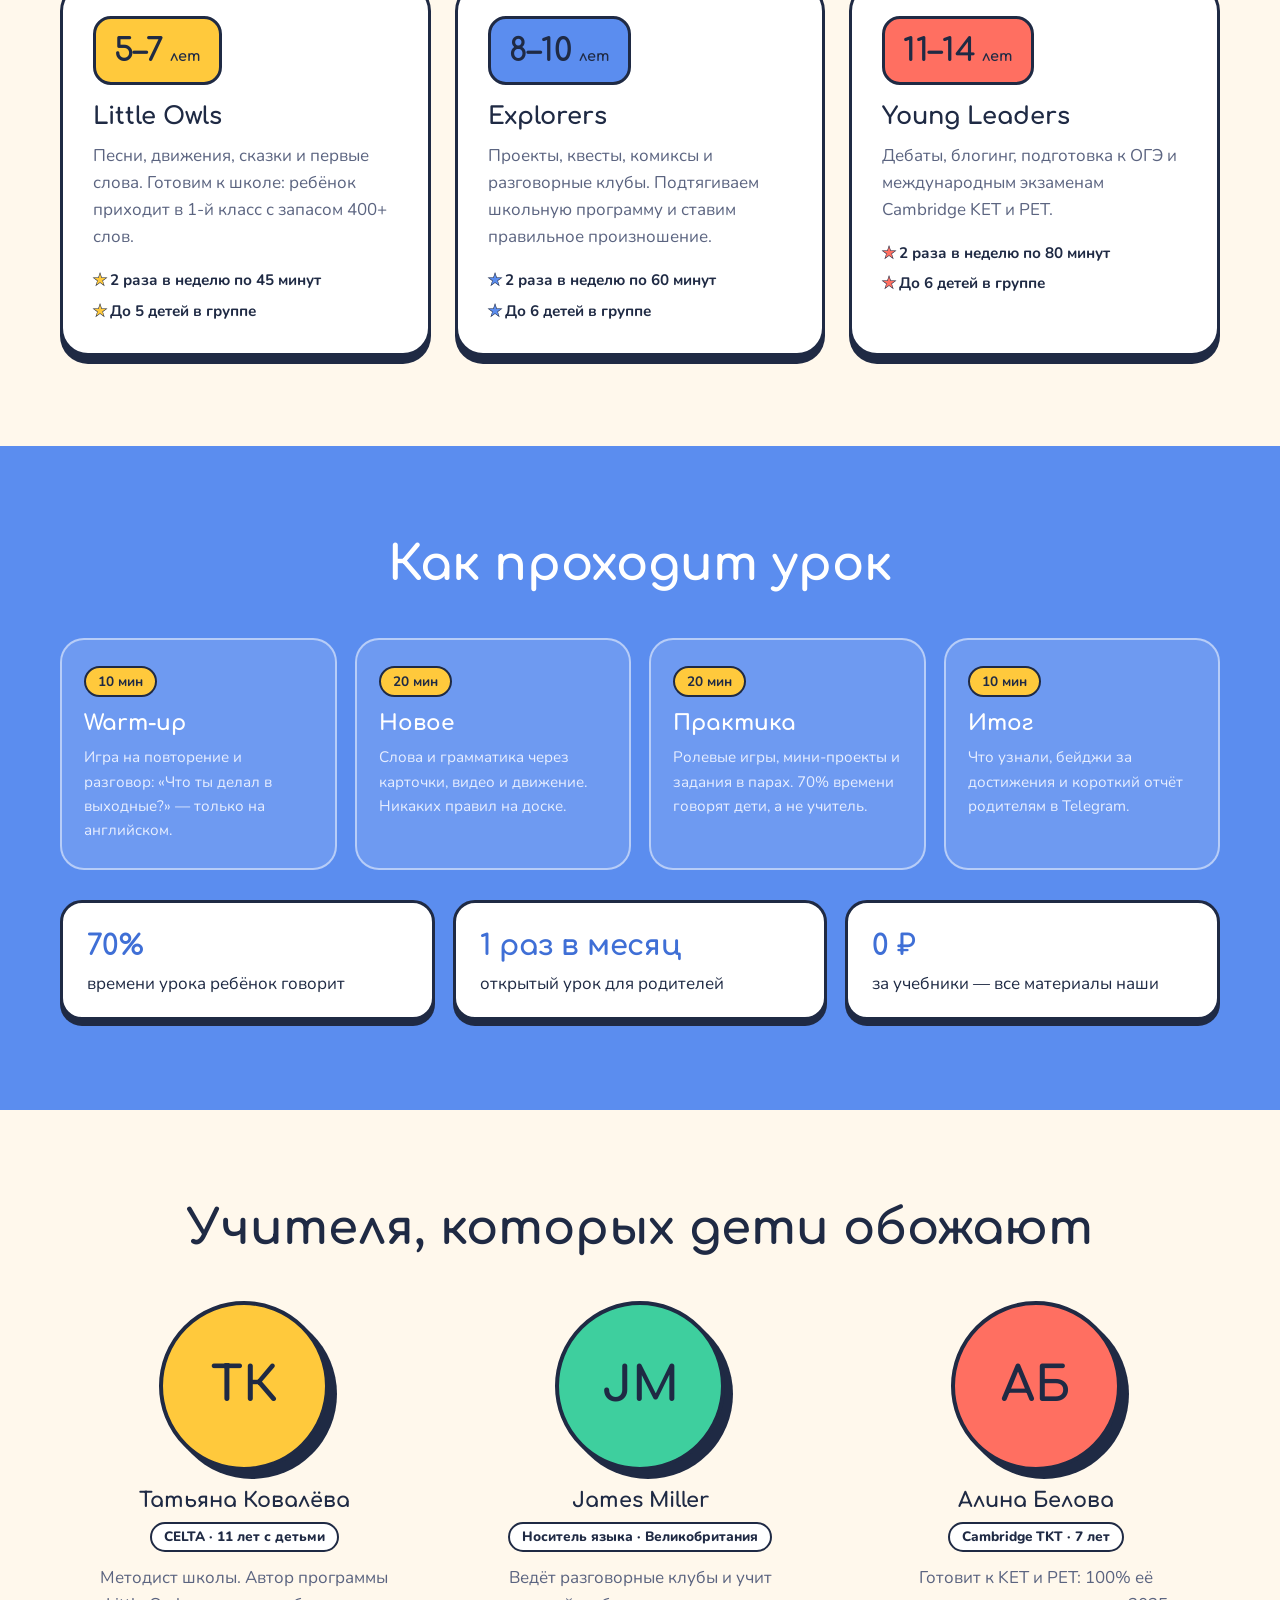
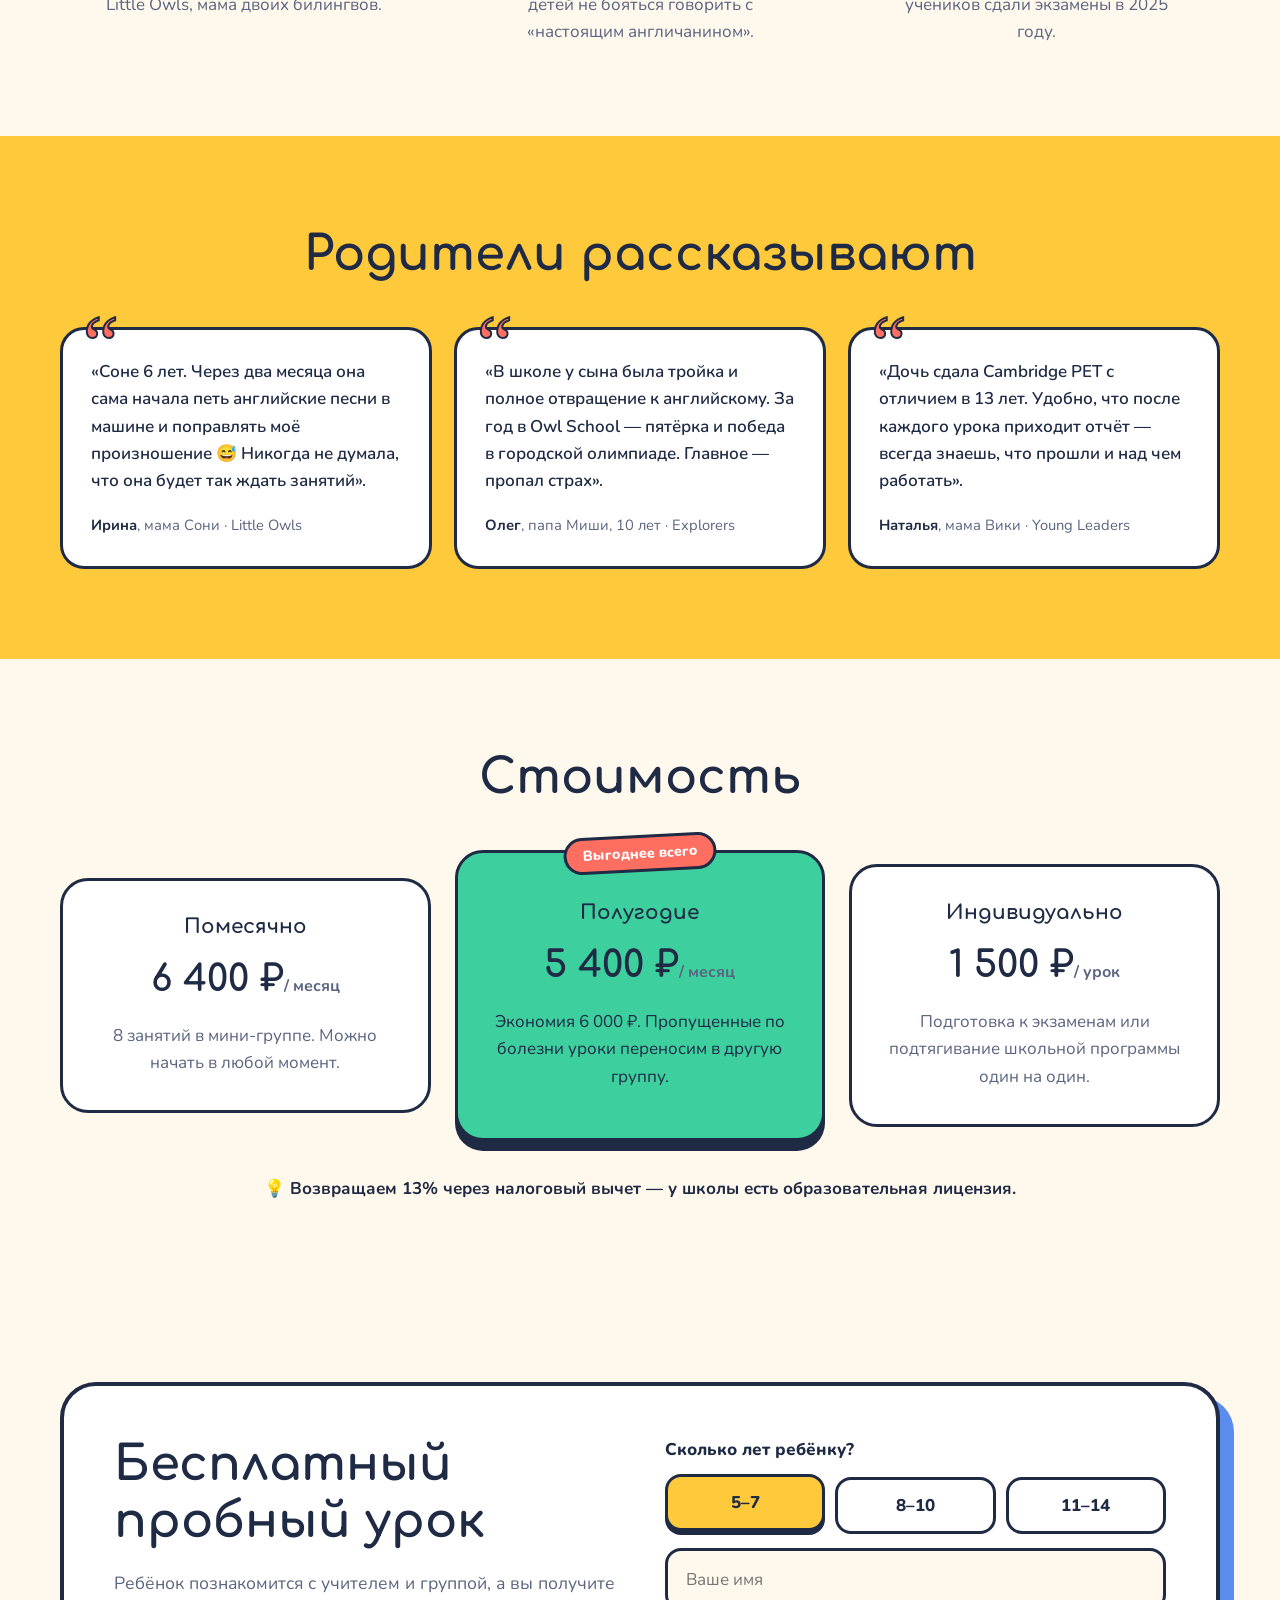
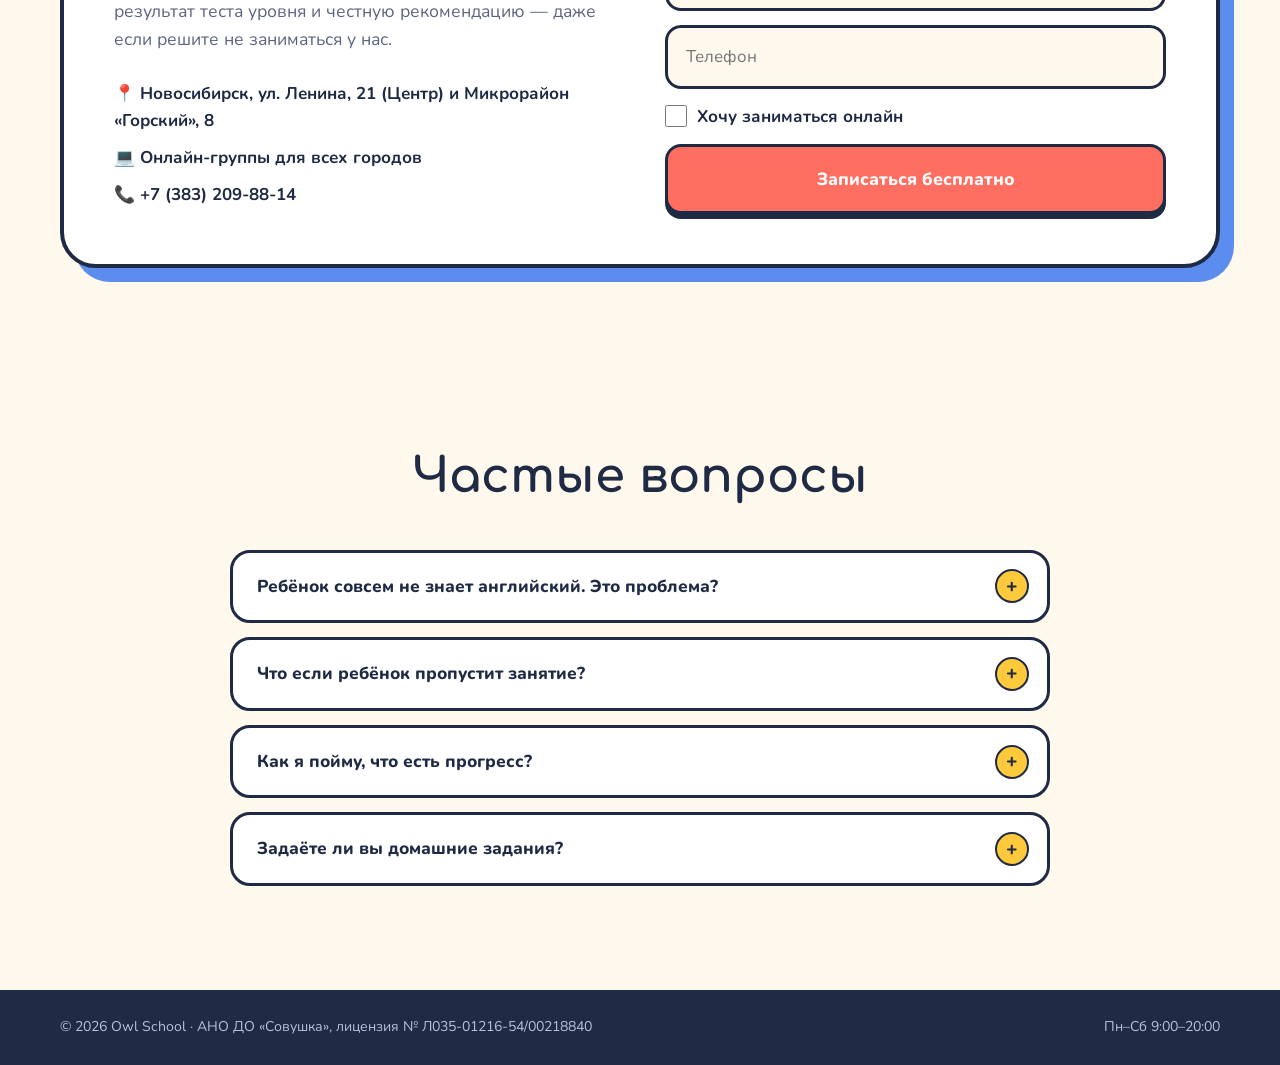
<file: 05-kids-english-school/index.html>
<!DOCTYPE html>
<html lang="ru">
<head>
  <meta charset="UTF-8">
  <meta name="viewport" content="width=device-width, initial-scale=1.0">
  <title>Owl School — английский для детей 5–14 лет в Новосибирске</title>
  <meta name="description" content="Ребёнок заговорит на английском без зубрёжки: мини-группы до 6 детей, игровая методика, преподаватели с сертификатами CELTA. Пробный урок бесплатно.">
  <link rel="preconnect" href="https://fonts.googleapis.com">
  <link rel="preconnect" href="https://fonts.gstatic.com" crossorigin>
  <link href="https://fonts.googleapis.com/css2?family=Comfortaa:wght@600;700&family=Nunito:wght@400;600;700;800&display=swap" rel="stylesheet">
  <link rel="stylesheet" href="style.css">
</head>
<body>
  <header class="header">
    <div class="container header__inner">
      <a href="#top" class="logo">
        <span class="logo__owl" aria-hidden="true"><i></i><i></i></span>
        Owl School
      </a>
      <nav class="nav" id="nav">
        <a href="#programs">Программы</a>
        <a href="#method">Как учим</a>
        <a href="#teachers">Учителя</a>
        <a href="#prices">Цены</a>
        <a href="#faq">Вопросы</a>
      </nav>
      <a href="#signup" class="btn btn--small">Пробный урок</a>
      <button class="burger" id="burger" aria-label="Меню"><span></span></button>
    </div>
  </header>

  <main id="top">
    <section class="hero">
      <div class="blob blob--1"></div><div class="blob blob--2"></div>
      <div class="container hero__inner">
        <div class="hero__text">
          <span class="sticker">🎈 Английский для детей 5–14 лет</span>
          <h1>Ваш ребёнок <span class="mark mark--yellow">заговорит</span> <span class="nowrap">по-английски</span> — и&nbsp;будет просить ещё урок</h1>
          <p class="lead">Учим через игры, проекты и живое общение в группах до 6 детей. Без зубрёжки, скучных учебников и слёз над домашкой.</p>
          <div class="hero__actions">
            <a href="#signup" class="btn btn--big">Записаться на бесплатный урок</a>
            <span class="hero__hint">⏱ 40 минут + тест уровня<br>и рекомендации для родителей</span>
          </div>
          <div class="hero__proof">
            <div class="faces"><span style="--c:#ffc93c">А</span><span style="--c:#ff6f61">М</span><span style="--c:#3ecf9e">К</span><span style="--c:#5b8def">+</span></div>
            <p><b>850+ семей</b> учатся у нас прямо сейчас · ★ 4,9 на 2ГИС</p>
          </div>
        </div>
        <div class="hero__art" aria-hidden="true">
          <div class="owl">
            <div class="owl__ear owl__ear--l"></div><div class="owl__ear owl__ear--r"></div>
            <div class="owl__body">
              <div class="owl__eye owl__eye--l"><i></i></div>
              <div class="owl__eye owl__eye--r"><i></i></div>
              <div class="owl__beak"></div>
              <div class="owl__belly"></div>
            </div>
            <div class="owl__cap"></div>
          </div>
          <div class="bubble bubble--1">Hello! 👋</div>
          <div class="bubble bubble--2">I can do it!</div>
          <div class="bubble bubble--3">ABC</div>
        </div>
      </div>
    </section>

    <section class="section pains">
      <div class="container">
        <h2 class="h2">Знакомо?</h2>
        <div class="pains__grid">
          <div class="pain"><span>😩</span><p>В школе пятёрки, а сказать «Как дела?» ребёнок не может</p></div>
          <div class="pain"><span>📚</span><p>Домашка по английскому превращается в скандал каждый вечер</p></div>
          <div class="pain"><span>🙊</span><p>Ребёнок стесняется говорить, боится ошибиться</p></div>
        </div>
        <p class="pains__answer">В Owl School мы решаем ровно эти задачи. <b>Через 3 месяца</b> ребёнок спокойно рассказывает о себе, а через год — смотрит мультфильмы без перевода.</p>
      </div>
    </section>

    <section class="section" id="programs">
      <div class="container">
        <h2 class="h2">Программы по возрасту</h2>
        <div class="programs">
          <article class="program" style="--accent:#ffc93c">
            <div class="program__age">5–7<small>лет</small></div>
            <h3>Little Owls</h3>
            <p>Песни, движения, сказки и первые слова. Готовим к школе: ребёнок приходит в 1-й класс с запасом 400+ слов.</p>
            <ul><li>2 раза в неделю по 45 минут</li><li>До 5 детей в группе</li></ul>
          </article>
          <article class="program" style="--accent:#5b8def">
            <div class="program__age">8–10<small>лет</small></div>
            <h3>Explorers</h3>
            <p>Проекты, квесты, комиксы и разговорные клубы. Подтягиваем школьную программу и ставим правильное произношение.</p>
            <ul><li>2 раза в неделю по 60 минут</li><li>До 6 детей в группе</li></ul>
          </article>
          <article class="program" style="--accent:#ff6f61">
            <div class="program__age">11–14<small>лет</small></div>
            <h3>Young Leaders</h3>
            <p>Дебаты, блогинг, подготовка к ОГЭ и международным экзаменам Cambridge KET и PET.</p>
            <ul><li>2 раза в неделю по 80 минут</li><li>До 6 детей в группе</li></ul>
          </article>
        </div>
      </div>
    </section>

    <section class="section section--blue" id="method">
      <div class="container">
        <h2 class="h2">Как проходит урок</h2>
        <div class="method">
          <div class="step"><b>10 мин</b><h3>Warm-up</h3><p>Игра на повторение и разговор: «Что ты делал в выходные?» — только на английском.</p></div>
          <div class="step"><b>20 мин</b><h3>Новое</h3><p>Слова и грамматика через карточки, видео и движение. Никаких правил на доске.</p></div>
          <div class="step"><b>20 мин</b><h3>Практика</h3><p>Ролевые игры, мини-проекты и задания в парах. 70% времени говорят дети, а не учитель.</p></div>
          <div class="step"><b>10 мин</b><h3>Итог</h3><p>Что узнали, бейджи за достижения и короткий отчёт родителям в Telegram.</p></div>
        </div>
        <div class="method__facts">
          <div><b>70%</b><span>времени урока ребёнок говорит</span></div>
          <div><b>1 раз в месяц</b><span>открытый урок для родителей</span></div>
          <div><b>0 ₽</b><span>за учебники — все материалы наши</span></div>
        </div>
      </div>
    </section>

    <section class="section" id="teachers">
      <div class="container">
        <h2 class="h2">Учителя, которых дети обожают</h2>
        <div class="teachers">
          <article class="teacher">
            <div class="teacher__pic" style="--c:#ffc93c">ТК</div>
            <h3>Татьяна Ковалёва</h3>
            <p class="teacher__tag">CELTA · 11 лет с детьми</p>
            <p>Методист школы. Автор программы Little Owls, мама двоих билингвов.</p>
          </article>
          <article class="teacher">
            <div class="teacher__pic" style="--c:#3ecf9e">JM</div>
            <h3>James Miller</h3>
            <p class="teacher__tag">Носитель языка · Великобритания</p>
            <p>Ведёт разговорные клубы и учит детей не бояться говорить с «настоящим англичанином».</p>
          </article>
          <article class="teacher">
            <div class="teacher__pic" style="--c:#ff6f61">АБ</div>
            <h3>Алина Белова</h3>
            <p class="teacher__tag">Cambridge TKT · 7 лет</p>
            <p>Готовит к KET и PET: 100% её учеников сдали экзамены в 2025 году.</p>
          </article>
        </div>
      </div>
    </section>

    <section class="section section--yellow" id="reviews">
      <div class="container">
        <h2 class="h2">Родители рассказывают</h2>
        <div class="reviews">
          <figure class="review">
            <blockquote>«Соне 6 лет. Через два месяца она сама начала петь английские песни в машине и поправлять моё произношение 😅 Никогда не думала, что она будет так ждать занятий».</blockquote>
            <figcaption><b>Ирина</b>, мама Сони · Little Owls</figcaption>
          </figure>
          <figure class="review">
            <blockquote>«В школе у сына была тройка и полное отвращение к английскому. За год в Owl School — пятёрка и победа в городской олимпиаде. Главное — пропал страх».</blockquote>
            <figcaption><b>Олег</b>, папа Миши, 10 лет · Explorers</figcaption>
          </figure>
          <figure class="review">
            <blockquote>«Дочь сдала Cambridge PET с отличием в 13 лет. Удобно, что после каждого урока приходит отчёт — всегда знаешь, что прошли и над чем работать».</blockquote>
            <figcaption><b>Наталья</b>, мама Вики · Young Leaders</figcaption>
          </figure>
        </div>
      </div>
    </section>

    <section class="section" id="prices">
      <div class="container">
        <h2 class="h2">Стоимость</h2>
        <div class="prices">
          <div class="price">
            <h3>Помесячно</h3>
            <p class="price__value">6 400 ₽<span>/ месяц</span></p>
            <p>8 занятий в мини-группе. Можно начать в любой момент.</p>
          </div>
          <div class="price price--best">
            <span class="price__ribbon">Выгоднее всего</span>
            <h3>Полугодие</h3>
            <p class="price__value">5 400 ₽<span>/ месяц</span></p>
            <p>Экономия 6 000 ₽. Пропущенные по болезни уроки переносим в другую группу.</p>
          </div>
          <div class="price">
            <h3>Индивидуально</h3>
            <p class="price__value">1 500 ₽<span>/ урок</span></p>
            <p>Подготовка к экзаменам или подтягивание школьной программы один на один.</p>
          </div>
        </div>
        <p class="prices__note">💡 Возвращаем 13% через налоговый вычет — у школы есть образовательная лицензия.</p>
      </div>
    </section>

    <section class="section signup" id="signup">
      <div class="container signup__card">
        <div class="signup__text">
          <h2 class="h2">Бесплатный пробный урок</h2>
          <p>Ребёнок познакомится с учителем и группой, а вы получите результат теста уровня и честную рекомендацию — даже если решите не заниматься у нас.</p>
          <ul class="signup__list">
            <li>📍 Новосибирск, ул. Ленина, 21 (Центр) и Микрорайон «Горский», 8</li>
            <li>💻 Онлайн-группы для всех городов</li>
            <li>📞 <a href="tel:+73832098814">+7 (383) 209-88-14</a></li>
          </ul>
        </div>
        <form class="form" id="form" novalidate>
          <input type="text" name="website" class="hp" tabindex="-1" autocomplete="off" aria-hidden="true">
          <p class="form__label">Сколько лет ребёнку?</p>
          <div class="ages">
            <label><input type="radio" name="age" value="5–7" checked><span>5–7</span></label>
            <label><input type="radio" name="age" value="8–10"><span>8–10</span></label>
            <label><input type="radio" name="age" value="11–14"><span>11–14</span></label>
          </div>
          <input type="text" name="name" placeholder="Ваше имя" required>
          <input type="tel" name="phone" placeholder="Телефон" required>
          <label class="online"><input type="checkbox" name="online"> Хочу заниматься онлайн</label>
          <button type="submit" class="btn btn--big btn--block">Записаться бесплатно</button>
          <p class="form__error" hidden>Ой, заявка не отправилась 😕 Позвоните нам: <a href="tel:+73832098814">+7 (383) 209-88-14</a></p>
          <div class="form__success" hidden>
            <span>🦉</span>
            <b>Ура, вы записаны!</b>
            <p id="successText">Администратор позвонит, чтобы выбрать удобное время.</p>
          </div>
        </form>
      </div>
    </section>

    <section class="section" id="faq">
      <div class="container faq">
        <h2 class="h2">Частые вопросы</h2>
        <details><summary>Ребёнок совсем не знает английский. Это проблема?</summary><p>Нет. Половина наших учеников начинали с нуля. На пробном уроке определим уровень и подберём группу, где ребёнку будет комфортно.</p></details>
        <details><summary>Что если ребёнок пропустит занятие?</summary><p>Можно бесплатно прийти на урок в параллельную группу. Материалы пропущенного урока всегда есть в личном кабинете.</p></details>
        <details><summary>Как я пойму, что есть прогресс?</summary><p>После каждого урока — короткий отчёт в Telegram, раз в месяц — открытый урок, раз в полгода — тестирование и встреча с методистом.</p></details>
        <details><summary>Задаёте ли вы домашние задания?</summary><p>Да, но короткие — 10–15 минут в игровом приложении. Ребёнок справится сам, без помощи родителей.</p></details>
      </div>
    </section>
  </main>

  <footer class="footer">
    <div class="container footer__inner">
      <span>© 2026 Owl School · АНО ДО «Совушка», лицензия № Л035-01216-54/00218840</span>
      <span>Пн–Сб 9:00–20:00</span>
    </div>
  </footer>

  <script src="config.js"></script>
  <script src="lead.js"></script>
  <script src="script.js"></script>
</body>
</html>
</file>
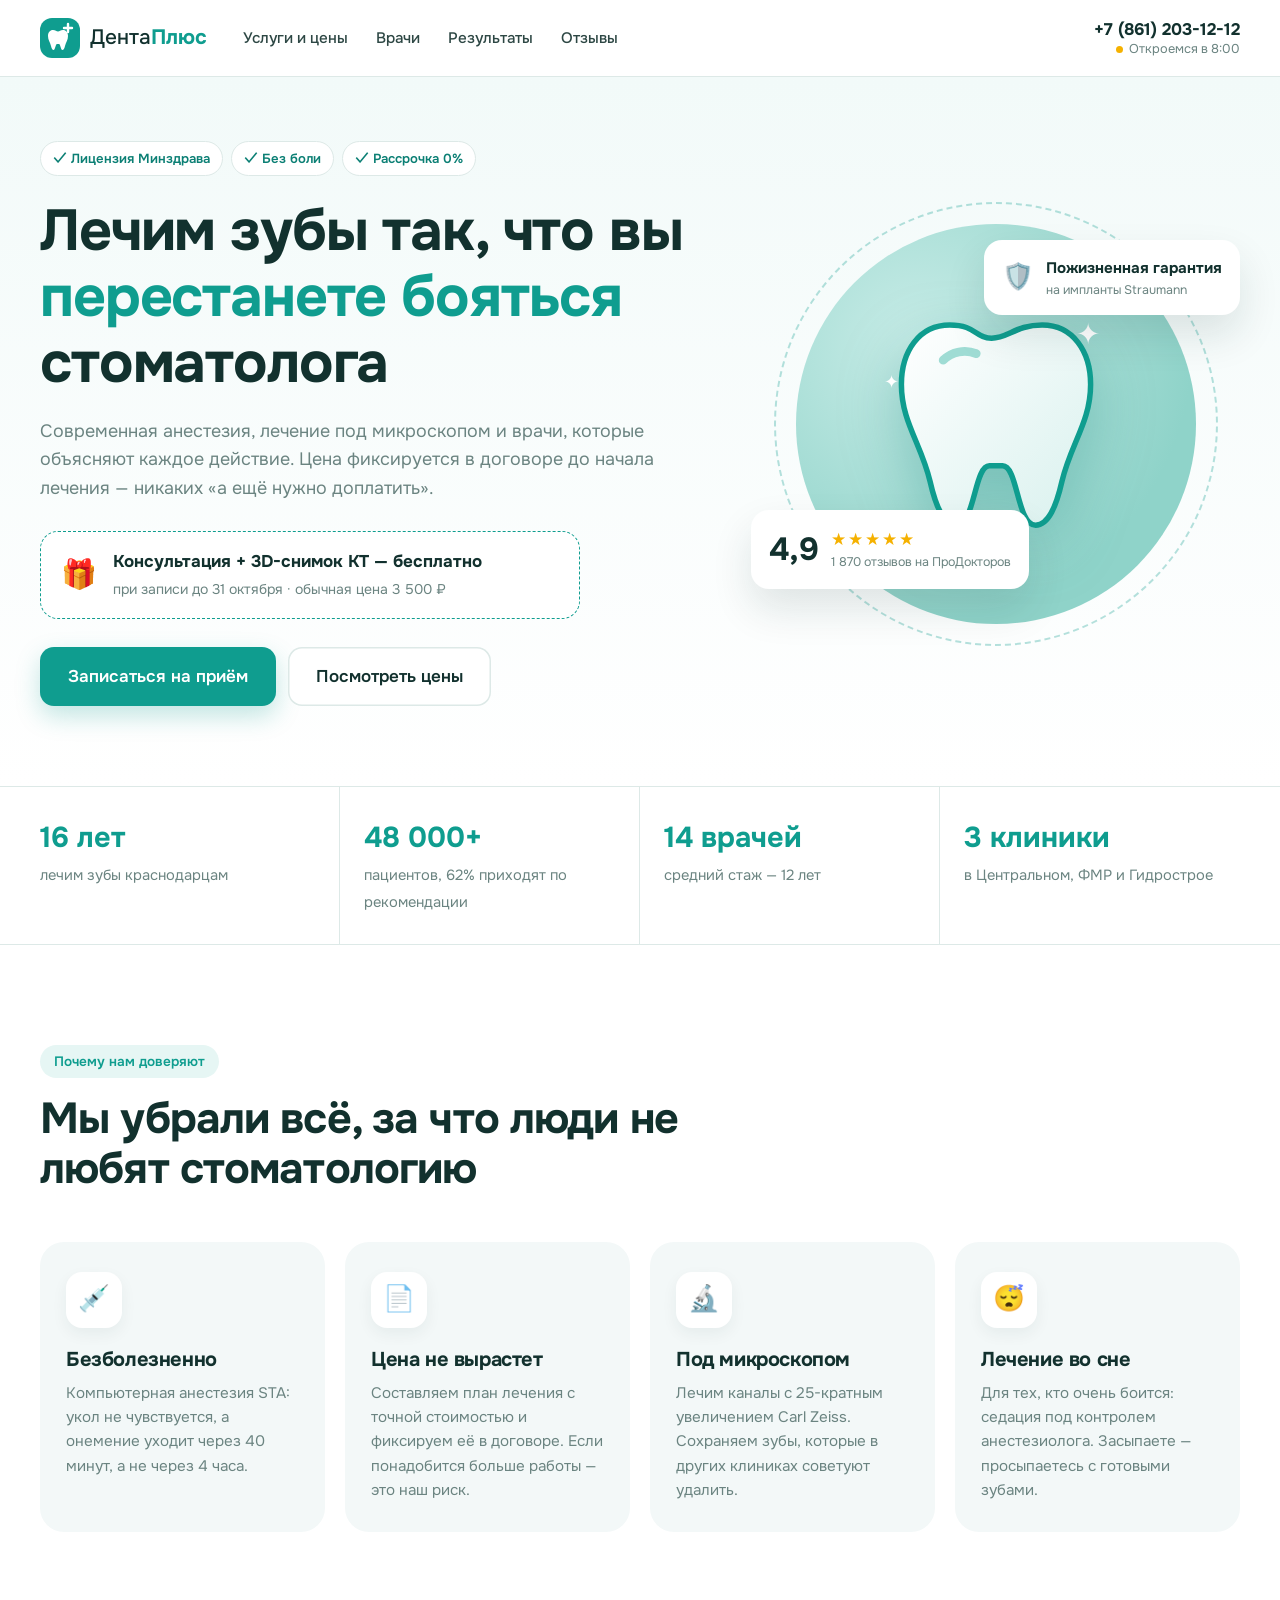
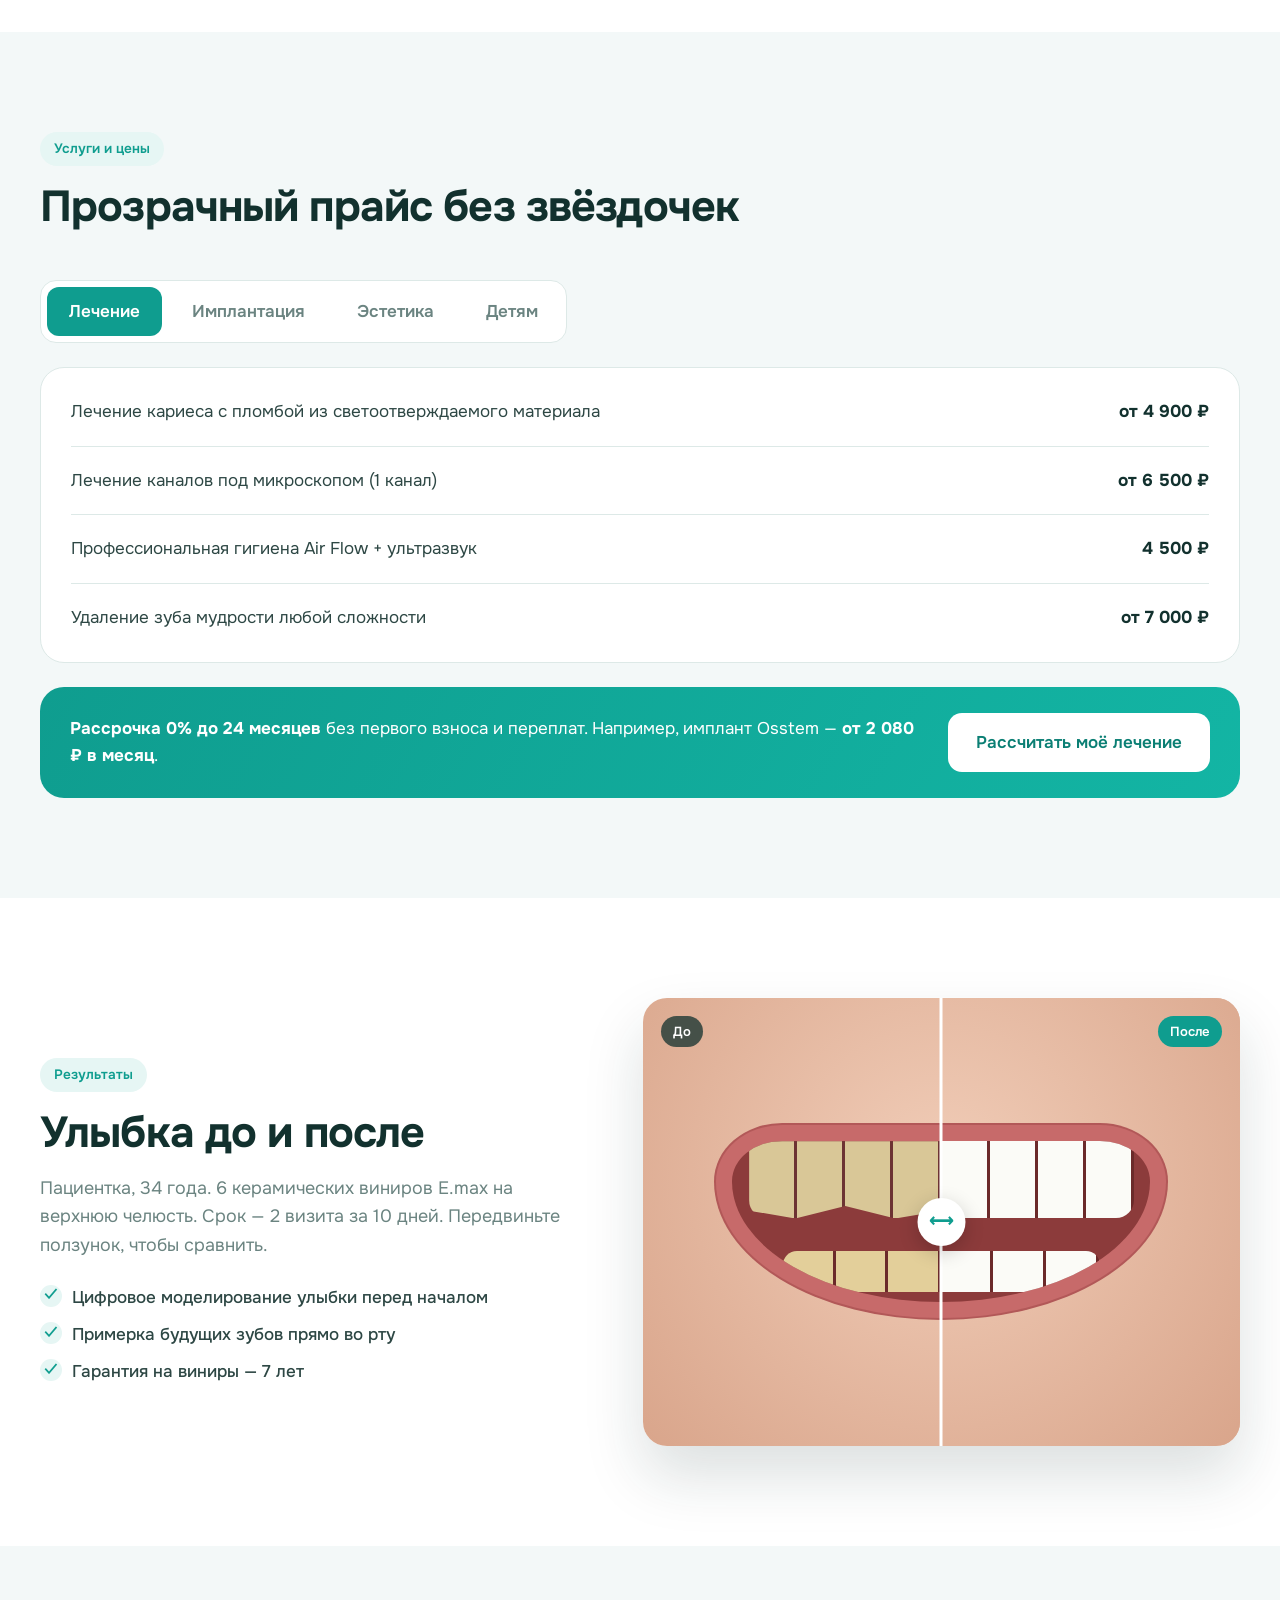
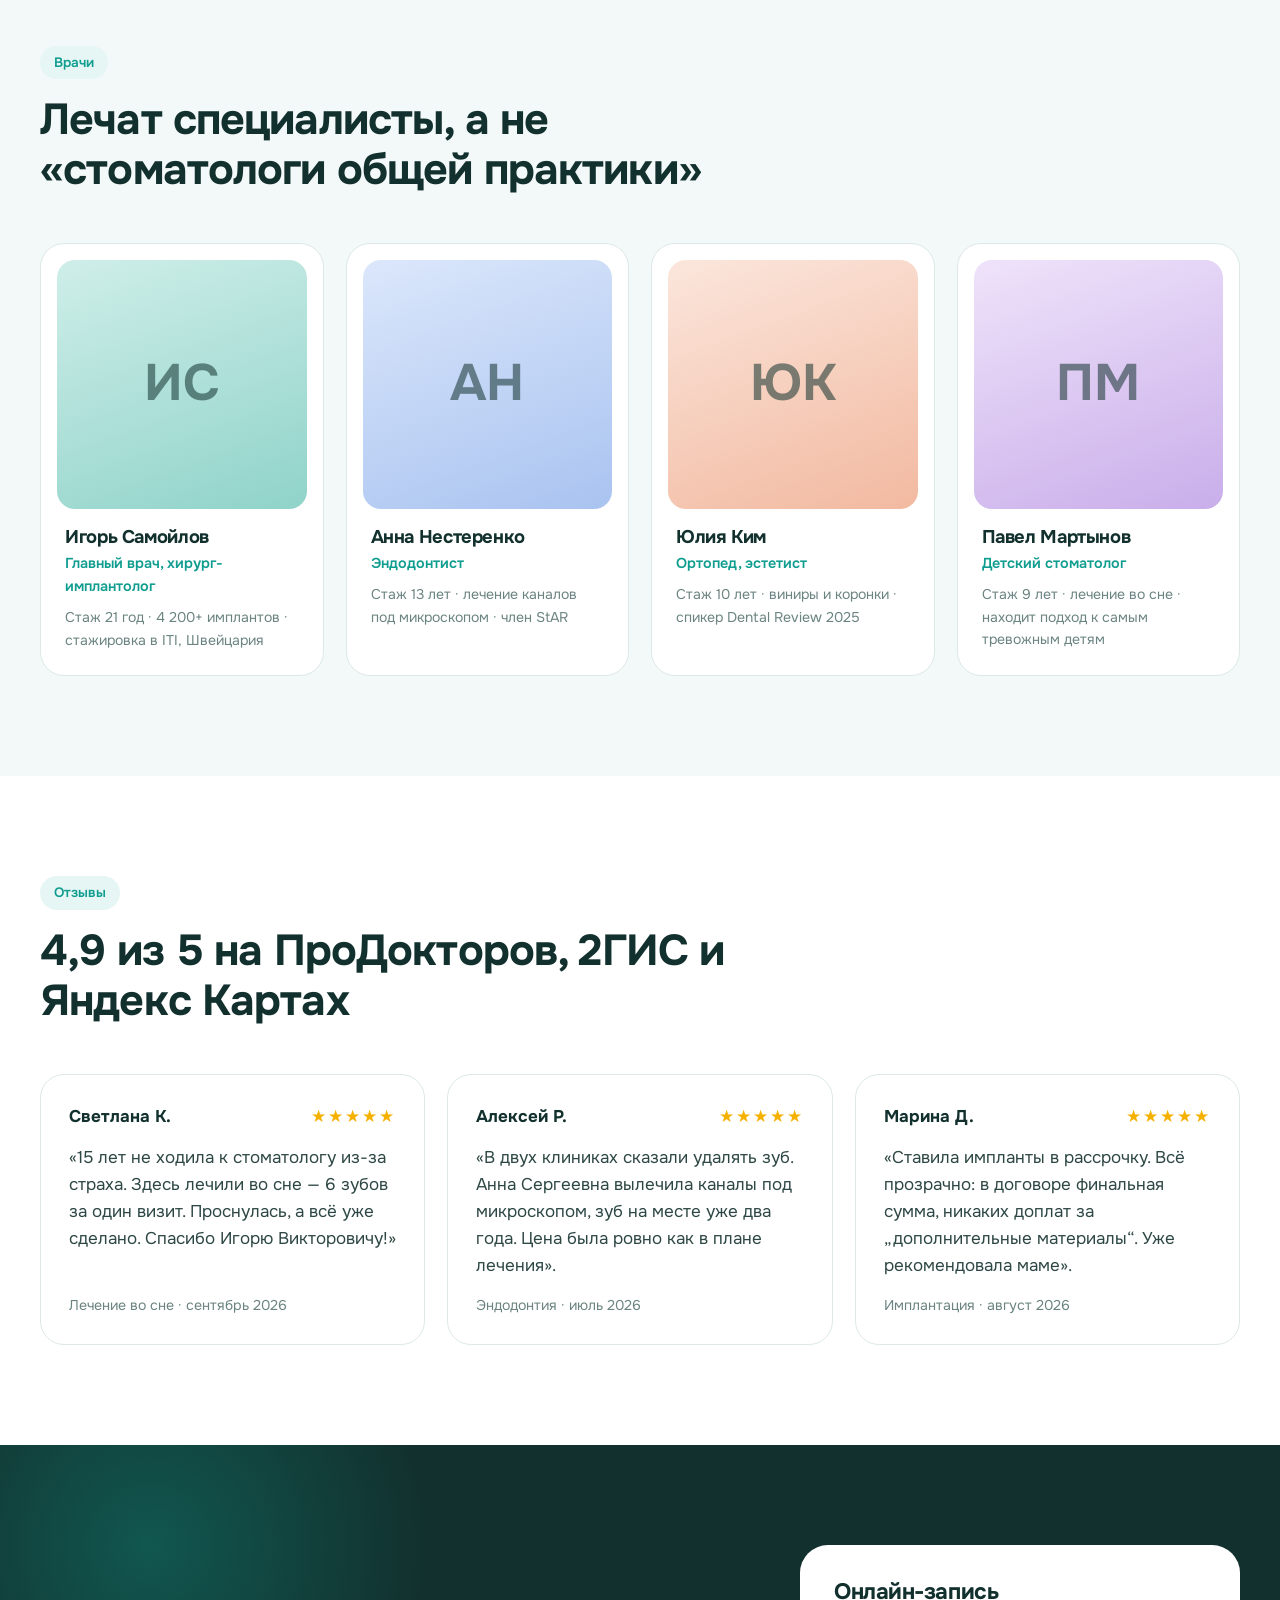
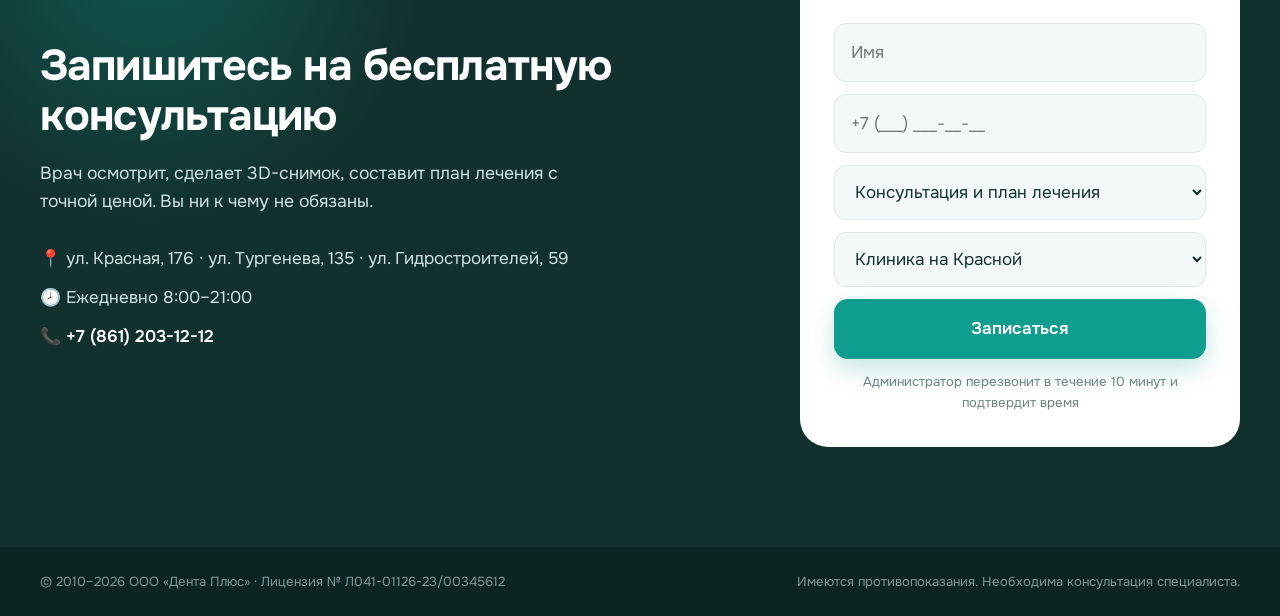
<file: 06-dental-clinic/index.html>
<!DOCTYPE html>
<html lang="ru">
<head>
  <meta charset="UTF-8">
  <meta name="viewport" content="width=device-width, initial-scale=1.0">
  <title>Дента Плюс — стоматология без боли и страха в Краснодаре</title>
  <meta name="description" content="Лечение под микроскопом, имплантация с пожизненной гарантией и фиксированные цены в договоре. Консультация и 3D-снимок — бесплатно.">
  <link rel="preconnect" href="https://fonts.googleapis.com">
  <link rel="preconnect" href="https://fonts.gstatic.com" crossorigin>
  <link href="https://fonts.googleapis.com/css2?family=Onest:wght@400;500;600;700&display=swap" rel="stylesheet">
  <link rel="stylesheet" href="style.css">
</head>
<body>
  <header class="header">
    <div class="container header__inner">
      <a href="#top" class="logo">
        <svg viewBox="0 0 40 40" aria-hidden="true"><rect width="40" height="40" rx="12" fill="#0f9d8f"/><path d="M13 12c-3 0-5 2.5-5 6 0 4 2 6 3 10 .6 2.4 1.4 4 2.6 4 1.8 0 1.8-6 3.4-6h2c1.6 0 1.6 6 3.4 6 1.2 0 2-1.6 2.6-4 1-4 3-6 3-10 0-3.5-2-6-5-6-2.6 0-3.4 1.4-5 1.4S15.6 12 13 12Z" fill="#fff"/><path d="M28 6v8M24 10h8" stroke="#fff" stroke-width="2.4" stroke-linecap="round"/></svg>
        <span>Дента<b>Плюс</b></span>
      </a>
      <nav class="nav" id="nav">
        <a href="#services">Услуги и цены</a>
        <a href="#doctors">Врачи</a>
        <a href="#results">Результаты</a>
        <a href="#reviews">Отзывы</a>
      </nav>
      <div class="header__contacts">
        <a href="tel:+78612031212" class="header__phone">+7 (861) 203-12-12</a>
        <span class="header__open"><i></i>Открыто до 21:00</span>
      </div>
      <button class="burger" id="burger" aria-label="Меню"><span></span><span></span></button>
    </div>
  </header>

  <main id="top">
    <section class="hero">
      <div class="container hero__inner">
        <div class="hero__text">
          <div class="hero__tags"><span>Лицензия Минздрава</span><span>Без боли</span><span>Рассрочка 0%</span></div>
          <h1>Лечим зубы так, что вы <span>перестанете бояться</span> стоматолога</h1>
          <p class="lead">Современная анестезия, лечение под микроскопом и врачи, которые объясняют каждое действие. Цена фиксируется в договоре до начала лечения — никаких «а ещё нужно доплатить».</p>
          <div class="offer">
            <div class="offer__icon">🎁</div>
            <div><b>Консультация + 3D-снимок КТ — бесплатно</b><span>при записи до 31 октября · обычная цена 3 500 ₽</span></div>
          </div>
          <div class="hero__actions">
            <a href="#booking" class="btn">Записаться на приём</a>
            <a href="#services" class="btn btn--light">Посмотреть цены</a>
          </div>
        </div>
        <div class="hero__visual">
          <div class="hero__circle">
            <svg class="tooth" viewBox="0 0 200 220" aria-hidden="true">
              <defs><linearGradient id="tg" x1="0" y1="0" x2="1" y2="1"><stop offset="0" stop-color="#ffffff"/><stop offset="1" stop-color="#d9f1ee"/></linearGradient></defs>
              <path d="M58 20C30 20 14 44 14 74c0 34 18 54 26 88 5 22 12 40 24 40 17 0 16-54 30-54h12c14 0 13 54 30 54 12 0 19-18 24-40 8-34 26-54 26-88 0-30-16-54-44-54-24 0-31 12-46 12S82 20 58 20Z" fill="url(#tg)" stroke="#0f9d8f" stroke-width="5"/>
              <path d="M52 52c8-8 20-10 30-6" stroke="#9fdcd4" stroke-width="8" stroke-linecap="round" fill="none"/>
            </svg>
            <span class="spark spark--1">✦</span><span class="spark spark--2">✦</span>
          </div>
          <div class="card card--rating"><b>4,9</b><div><span class="stars">★★★★★</span><small>1 870 отзывов на ПроДокторов</small></div></div>
          <div class="card card--guarantee"><span>🛡️</span><div><b>Пожизненная гарантия</b><small>на импланты Straumann</small></div></div>
        </div>
      </div>
    </section>

    <section class="trust">
      <div class="container trust__inner">
        <div><b>16 лет</b><span>лечим зубы краснодарцам</span></div>
        <div><b>48 000+</b><span>пациентов, 62% приходят по рекомендации</span></div>
        <div><b>14 врачей</b><span>средний стаж — 12 лет</span></div>
        <div><b>3 клиники</b><span>в Центральном, ФМР и Гидрострое</span></div>
      </div>
    </section>

    <section class="section" id="why">
      <div class="container">
        <div class="section__head">
          <span class="label">Почему нам доверяют</span>
          <h2>Мы убрали всё, за что люди не любят стоматологию</h2>
        </div>
        <div class="features">
          <article class="feature"><div class="feature__icon">💉</div><h3>Безболезненно</h3><p>Компьютерная анестезия STA: укол не чувствуется, а онемение уходит через 40 минут, а не через 4 часа.</p></article>
          <article class="feature"><div class="feature__icon">📄</div><h3>Цена не вырастет</h3><p>Составляем план лечения с точной стоимостью и фиксируем её в договоре. Если понадобится больше работы — это наш риск.</p></article>
          <article class="feature"><div class="feature__icon">🔬</div><h3>Под микроскопом</h3><p>Лечим каналы с 25-кратным увеличением Carl Zeiss. Сохраняем зубы, которые в других клиниках советуют удалить.</p></article>
          <article class="feature"><div class="feature__icon">😴</div><h3>Лечение во сне</h3><p>Для тех, кто очень боится: седация под контролем анестезиолога. Засыпаете — просыпаетесь с готовыми зубами.</p></article>
        </div>
      </div>
    </section>

    <section class="section section--tint" id="services">
      <div class="container">
        <div class="section__head">
          <span class="label">Услуги и цены</span>
          <h2>Прозрачный прайс без звёздочек</h2>
        </div>
        <div class="tabs" role="tablist">
          <button class="tab active" data-tab="therapy">Лечение</button>
          <button class="tab" data-tab="implants">Имплантация</button>
          <button class="tab" data-tab="aesthetic">Эстетика</button>
          <button class="tab" data-tab="kids">Детям</button>
        </div>
        <div class="pricelist active" id="therapy">
          <div class="row"><span>Лечение кариеса с пломбой из светоотверждаемого материала</span><b>от 4 900 ₽</b></div>
          <div class="row"><span>Лечение каналов под микроскопом (1 канал)</span><b>от 6 500 ₽</b></div>
          <div class="row"><span>Профессиональная гигиена Air Flow + ультразвук</span><b>4 500 ₽</b></div>
          <div class="row"><span>Удаление зуба мудрости любой сложности</span><b>от 7 000 ₽</b></div>
        </div>
        <div class="pricelist" id="implants">
          <div class="row"><span>Имплант Osstem (Корея) под ключ с коронкой</span><b>49 900 ₽</b></div>
          <div class="row"><span>Имплант Straumann (Швейцария) под ключ с коронкой</span><b>89 000 ₽</b></div>
          <div class="row"><span>All-on-4: несъёмный протез на 4 имплантах за 1 день</span><b>от 390 000 ₽</b></div>
          <div class="row"><span>Синус-лифтинг (наращивание кости)</span><b>от 35 000 ₽</b></div>
        </div>
        <div class="pricelist" id="aesthetic">
          <div class="row"><span>Отбеливание ZOOM 4 — на 8 тонов за 1 час</span><b>24 000 ₽</b></div>
          <div class="row"><span>Керамический винир E.max</span><b>38 000 ₽</b></div>
          <div class="row"><span>Брекет-система Damon Clear, одна челюсть</span><b>от 85 000 ₽</b></div>
          <div class="row"><span>Элайнеры Star Smile, курс лечения</span><b>от 180 000 ₽</b></div>
        </div>
        <div class="pricelist" id="kids">
          <div class="row"><span>Адаптационный приём для детей от 2 лет</span><b>0 ₽</b></div>
          <div class="row"><span>Лечение молочного зуба</span><b>от 3 200 ₽</b></div>
          <div class="row"><span>Герметизация фиссур (1 зуб)</span><b>1 900 ₽</b></div>
          <div class="row"><span>Лечение во сне для детей</span><b>от 18 000 ₽</b></div>
        </div>
        <div class="installment">
          <p><b>Рассрочка 0% до 24 месяцев</b> без первого взноса и переплат. Например, имплант Osstem — <b>от 2 080 ₽ в месяц</b>.</p>
          <a href="#booking" class="btn">Рассчитать моё лечение</a>
        </div>
      </div>
    </section>

    <section class="section" id="results">
      <div class="container results">
        <div class="results__text">
          <span class="label">Результаты</span>
          <h2>Улыбка до и после</h2>
          <p class="lead">Пациентка, 34 года. 6 керамических виниров E.max на верхнюю челюсть. Срок — 2 визита за 10 дней. Передвиньте ползунок, чтобы сравнить.</p>
          <ul class="checks">
            <li>Цифровое моделирование улыбки перед началом</li>
            <li>Примерка будущих зубов прямо во рту</li>
            <li>Гарантия на виниры — 7 лет</li>
          </ul>
        </div>
        <div class="compare" id="compare">
          <div class="compare__img compare__img--before"><div class="smile" data-state="before"></div><span class="compare__tag">До</span></div>
          <div class="compare__img compare__img--after" id="after"><div class="smile" data-state="after"></div><span class="compare__tag compare__tag--after">После</span></div>
          <div class="compare__handle" id="handle"><span>⟷</span></div>
          <input type="range" min="0" max="100" value="50" id="compareRange" aria-label="Сравнить до и после">
        </div>
      </div>
    </section>

    <section class="section section--tint" id="doctors">
      <div class="container">
        <div class="section__head">
          <span class="label">Врачи</span>
          <h2>Лечат специалисты, а не «стоматологи общей практики»</h2>
        </div>
        <div class="doctors">
          <article class="doctor"><div class="doctor__ph" style="--g1:#cfeee9;--g2:#8fd3c9">ИС</div><h3>Игорь Самойлов</h3><p class="doctor__pos">Главный врач, хирург-имплантолог</p><p>Стаж 21 год · 4 200+ имплантов · стажировка в ITI, Швейцария</p></article>
          <article class="doctor"><div class="doctor__ph" style="--g1:#dbe7fb;--g2:#a9c3f0">АН</div><h3>Анна Нестеренко</h3><p class="doctor__pos">Эндодонтист</p><p>Стаж 13 лет · лечение каналов под микроскопом · член StAR</p></article>
          <article class="doctor"><div class="doctor__ph" style="--g1:#fbe6dc;--g2:#f2b9a0">ЮК</div><h3>Юлия Ким</h3><p class="doctor__pos">Ортопед, эстетист</p><p>Стаж 10 лет · виниры и коронки · спикер Dental Review 2025</p></article>
          <article class="doctor"><div class="doctor__ph" style="--g1:#efe3fa;--g2:#c9aeea">ПМ</div><h3>Павел Мартынов</h3><p class="doctor__pos">Детский стоматолог</p><p>Стаж 9 лет · лечение во сне · находит подход к самым тревожным детям</p></article>
        </div>
      </div>
    </section>

    <section class="section" id="reviews">
      <div class="container">
        <div class="section__head">
          <span class="label">Отзывы</span>
          <h2>4,9 из 5 на ПроДокторов, 2ГИС и Яндекс Картах</h2>
        </div>
        <div class="reviews">
          <article class="review"><div class="review__top"><b>Светлана К.</b><span class="stars">★★★★★</span></div><p>«15 лет не ходила к стоматологу из-за страха. Здесь лечили во сне — 6 зубов за один визит. Проснулась, а всё уже сделано. Спасибо Игорю Викторовичу!»</p><small>Лечение во сне · сентябрь 2026</small></article>
          <article class="review"><div class="review__top"><b>Алексей Р.</b><span class="stars">★★★★★</span></div><p>«В двух клиниках сказали удалять зуб. Анна Сергеевна вылечила каналы под микроскопом, зуб на месте уже два года. Цена была ровно как в плане лечения».</p><small>Эндодонтия · июль 2026</small></article>
          <article class="review"><div class="review__top"><b>Марина Д.</b><span class="stars">★★★★★</span></div><p>«Ставила импланты в рассрочку. Всё прозрачно: в договоре финальная сумма, никаких доплат за „дополнительные материалы“. Уже рекомендовала маме».</p><small>Имплантация · август 2026</small></article>
        </div>
      </div>
    </section>

    <section class="booking" id="booking">
      <div class="container booking__inner">
        <div class="booking__text">
          <h2>Запишитесь на бесплатную консультацию</h2>
          <p>Врач осмотрит, сделает 3D-снимок, составит план лечения с точной ценой. Вы ни к чему не обязаны.</p>
          <ul>
            <li>📍 ул. Красная, 176 · ул. Тургенева, 135 · ул. Гидростроителей, 59</li>
            <li>🕗 Ежедневно 8:00–21:00</li>
            <li>📞 <a href="tel:+78612031212">+7 (861) 203-12-12</a></li>
          </ul>
        </div>
        <form class="form" id="form" novalidate>
          <h3>Онлайн-запись</h3>
          <input type="text" name="name" placeholder="Имя" required>
          <input type="tel" name="phone" placeholder="+7 (___) ___-__-__" required>
          <select name="service">
            <option>Консультация и план лечения</option>
            <option>Лечение зубов</option>
            <option>Имплантация</option>
            <option>Эстетика и виниры</option>
            <option>Детская стоматология</option>
          </select>
          <select name="clinic">
            <option>Клиника на Красной</option>
            <option>Клиника на Тургенева</option>
            <option>Клиника в Гидрострое</option>
          </select>
          <button type="submit" class="btn btn--block">Записаться</button>
          <p class="form__note">Администратор перезвонит в течение 10 минут и подтвердит время</p>
          <div class="form__ok" hidden><div class="form__ok-icon">✓</div><b>Вы записаны!</b><p>Перезвоним в течение 10 минут, чтобы подобрать удобное время приёма.</p></div>
        </form>
      </div>
    </section>
  </main>

  <footer class="footer">
    <div class="container footer__inner">
      <span>© 2010–2026 ООО «Дента Плюс» · Лицензия № Л041-01126-23/00345612</span>
      <span>Имеются противопоказания. Необходима консультация специалиста.</span>
    </div>
  </footer>

  <script src="script.js"></script>
</body>
</html>
</file>
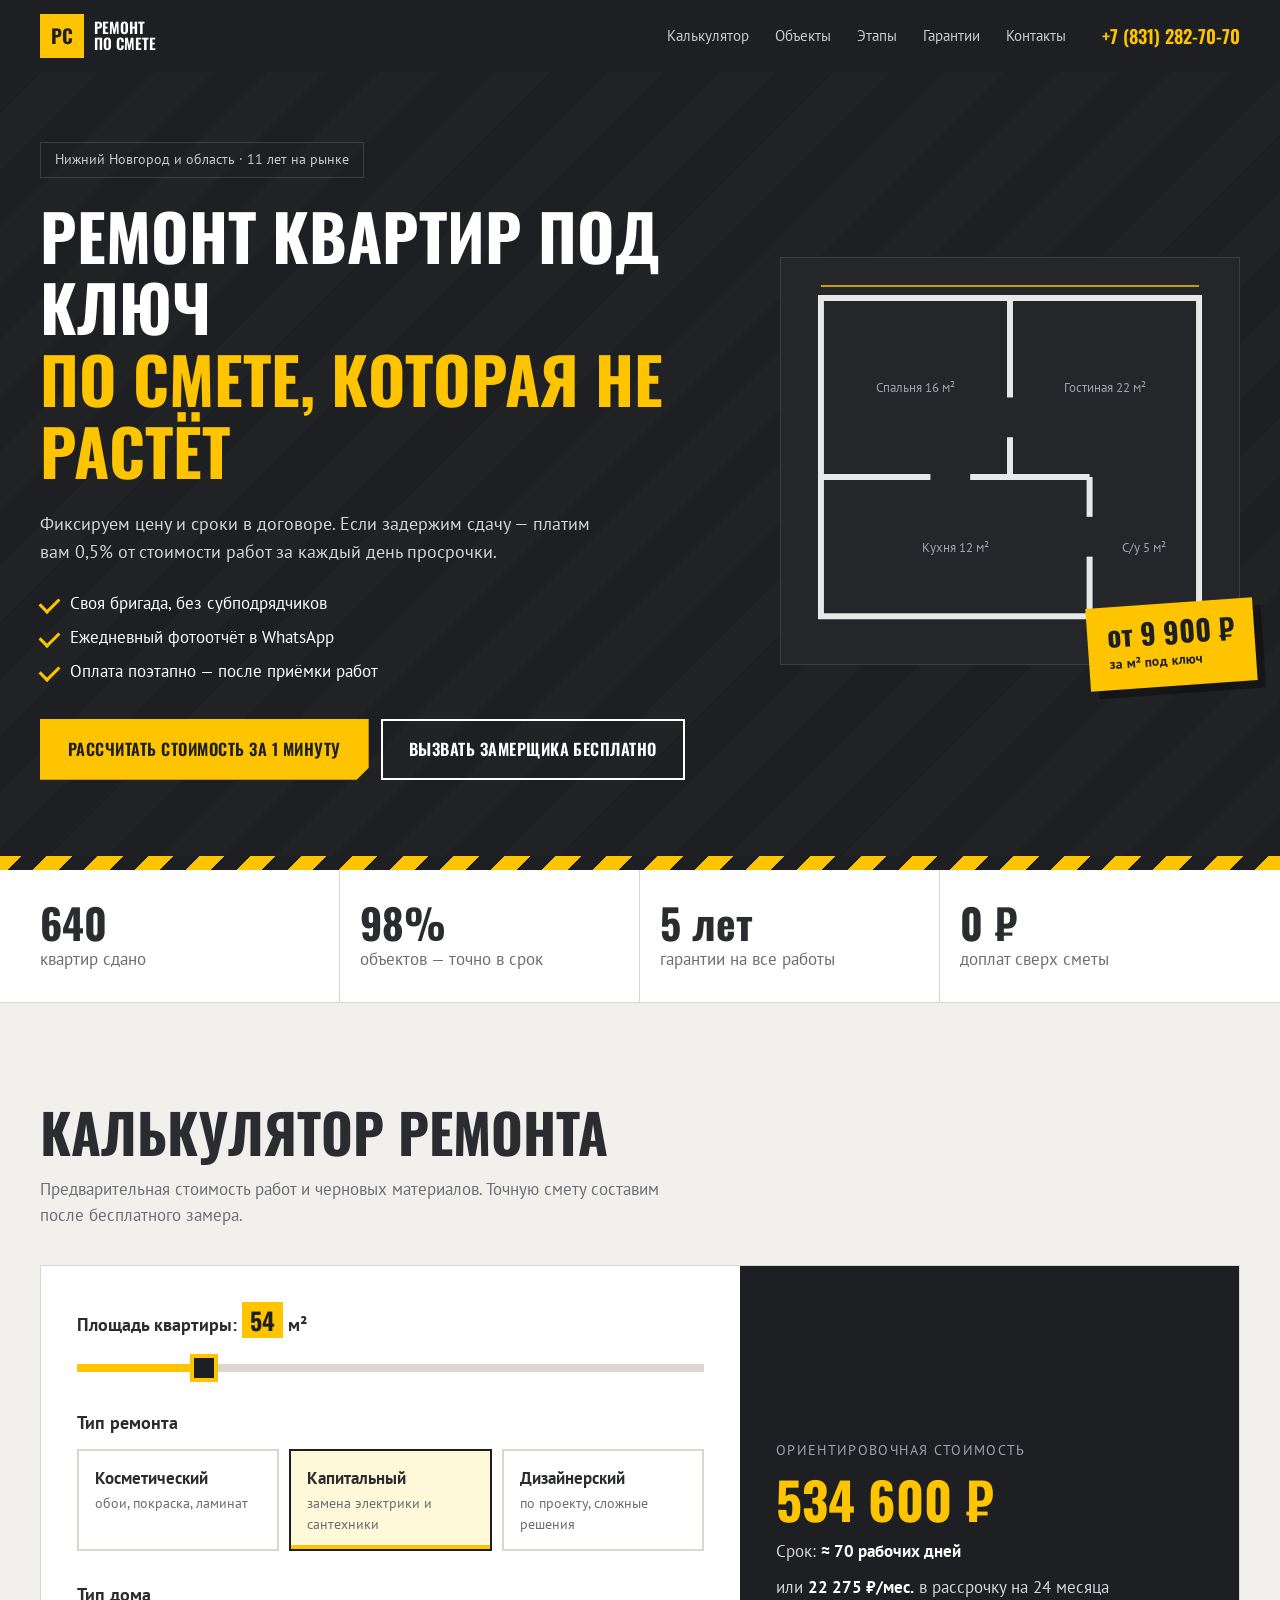
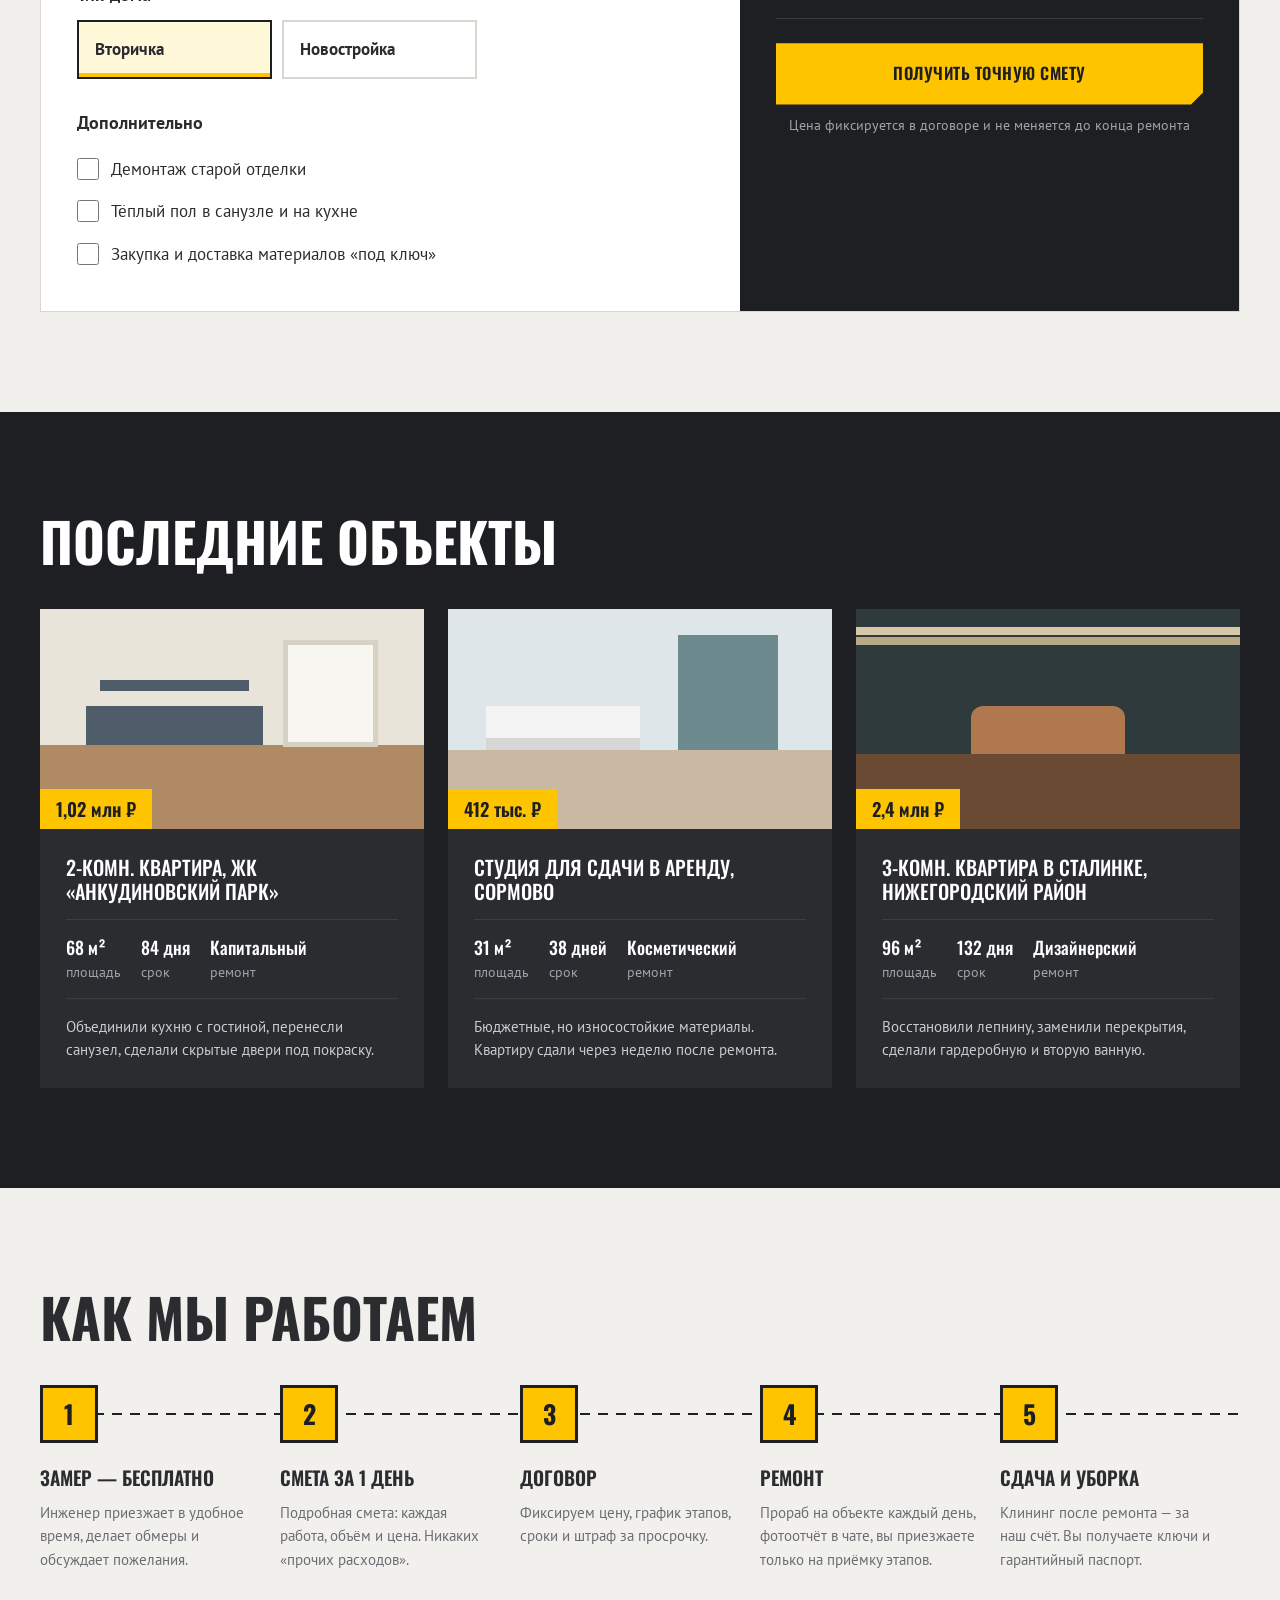
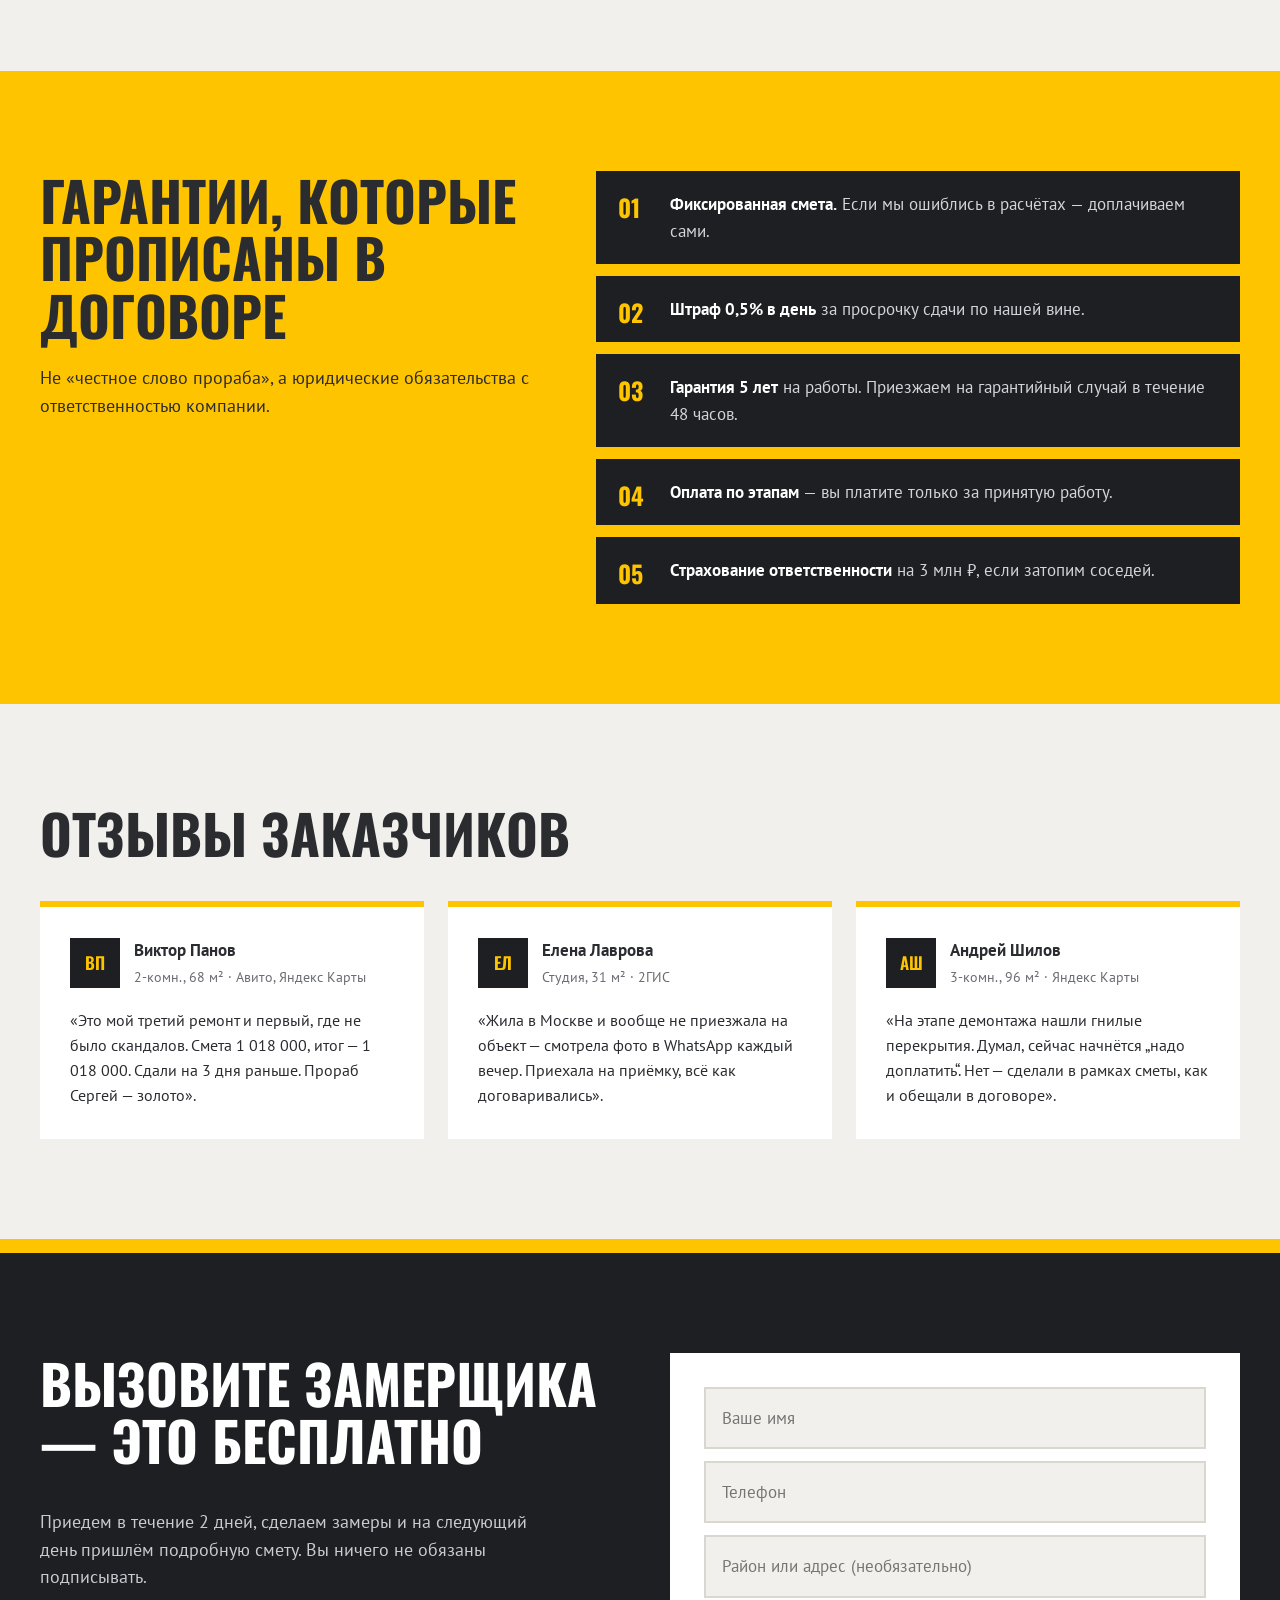
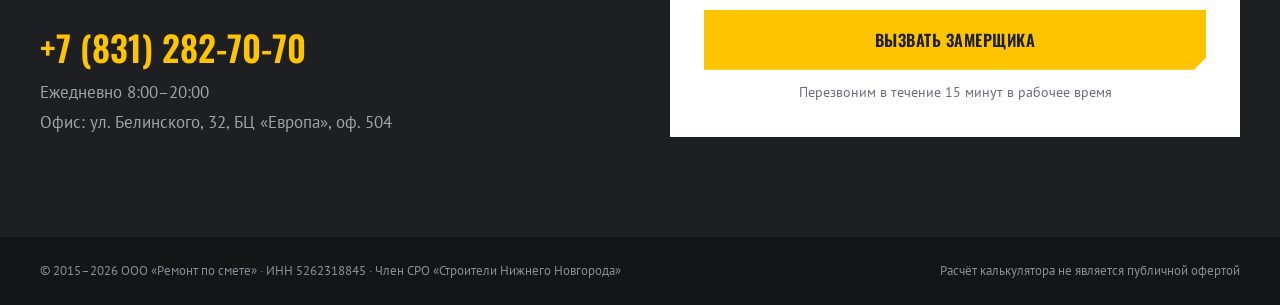
<file: 07-renovation-company/index.html>
<!DOCTYPE html>
<html lang="ru">
<head>
  <meta charset="UTF-8">
  <meta name="viewport" content="width=device-width, initial-scale=1.0">
  <title>Ремонт по смете — ремонт квартир под ключ в Нижнем Новгороде</title>
  <meta name="description" content="Ремонт квартир под ключ с фиксированной сметой и штрафом за каждый день просрочки. Расчёт стоимости за 1 минуту.">
  <link rel="preconnect" href="https://fonts.googleapis.com">
  <link rel="preconnect" href="https://fonts.gstatic.com" crossorigin>
  <link href="https://fonts.googleapis.com/css2?family=Oswald:wght@500;600;700&family=PT+Sans:wght@400;700&display=swap" rel="stylesheet">
  <link rel="stylesheet" href="style.css">
</head>
<body>
  <header class="header">
    <div class="container header__inner">
      <a href="#top" class="logo"><span class="logo__box">РС</span><span>Ремонт<br>по смете</span></a>
      <nav class="nav" id="nav">
        <a href="#calc">Калькулятор</a>
        <a href="#works">Объекты</a>
        <a href="#steps">Этапы</a>
        <a href="#guarantee">Гарантии</a>
        <a href="#contact">Контакты</a>
      </nav>
      <a href="tel:+78312827070" class="header__phone">+7 (831) 282-70-70</a>
      <button class="burger" id="burger" aria-label="Меню">☰</button>
    </div>
  </header>

  <main id="top">
    <section class="hero">
      <div class="container hero__inner">
        <div class="hero__text">
          <p class="hero__badge">Нижний Новгород и область · 11 лет на рынке</p>
          <h1>Ремонт квартир под ключ <span>по смете, которая не растёт</span></h1>
          <p class="hero__lead">Фиксируем цену и сроки в договоре. Если задержим сдачу — платим вам 0,5% от стоимости работ за каждый день просрочки.</p>
          <ul class="hero__list">
            <li>Своя бригада, без субподрядчиков</li>
            <li>Ежедневный фотоотчёт в WhatsApp</li>
            <li>Оплата поэтапно — после приёмки работ</li>
          </ul>
          <div class="hero__actions">
            <a href="#calc" class="btn">Рассчитать стоимость за 1 минуту</a>
            <a href="#contact" class="btn btn--dark">Вызвать замерщика бесплатно</a>
          </div>
        </div>
        <div class="hero__plan" aria-hidden="true">
          <svg viewBox="0 0 400 340" class="plan">
            <rect x="10" y="10" width="380" height="320" class="plan__wall"/>
            <line x1="200" y1="10" x2="200" y2="190" class="plan__wall"/>
            <line x1="10" y1="190" x2="280" y2="190" class="plan__wall"/>
            <line x1="280" y1="190" x2="280" y2="330" class="plan__wall"/>
            <line x1="200" y1="110" x2="200" y2="150" class="plan__door"/>
            <line x1="120" y1="190" x2="160" y2="190" class="plan__door"/>
            <line x1="280" y1="230" x2="280" y2="270" class="plan__door"/>
            <text x="105" y="105">Спальня 16 м²</text>
            <text x="295" y="105">Гостиная 22 м²</text>
            <text x="145" y="265">Кухня 12 м²</text>
            <text x="335" y="265">С/у 5 м²</text>
            <line x1="10" y1="-2" x2="390" y2="-2" class="plan__dim"/>
          </svg>
          <div class="hero__sticker"><b>от 9 900 ₽</b><span>за м² под ключ</span></div>
        </div>
      </div>
    </section>

    <section class="numbers">
      <div class="container numbers__inner">
        <div><b>640</b><span>квартир сдано</span></div>
        <div><b>98%</b><span>объектов — точно в срок</span></div>
        <div><b>5 лет</b><span>гарантии на все работы</span></div>
        <div><b>0 ₽</b><span>доплат сверх сметы</span></div>
      </div>
    </section>

    <section class="section calc" id="calc">
      <div class="container">
        <h2 class="h2">Калькулятор ремонта</h2>
        <p class="sub">Предварительная стоимость работ и черновых материалов. Точную смету составим после бесплатного замера.</p>
        <div class="calc__box">
          <div class="calc__form">
            <div class="calc__group">
              <label for="area">Площадь квартиры: <b id="areaVal">54</b> м²</label>
              <input type="range" id="area" min="20" max="200" value="54">
            </div>
            <div class="calc__group">
              <span class="calc__title">Тип ремонта</span>
              <div class="options">
                <label><input type="radio" name="type" value="6900"><span><b>Косметический</b><small>обои, покраска, ламинат</small></span></label>
                <label><input type="radio" name="type" value="9900" checked><span><b>Капитальный</b><small>замена электрики и сантехники</small></span></label>
                <label><input type="radio" name="type" value="14900"><span><b>Дизайнерский</b><small>по проекту, сложные решения</small></span></label>
              </div>
            </div>
            <div class="calc__group">
              <span class="calc__title">Тип дома</span>
              <div class="options options--small">
                <label><input type="radio" name="house" value="1" checked><span>Вторичка</span></label>
                <label><input type="radio" name="house" value="0.92"><span>Новостройка</span></label>
              </div>
            </div>
            <div class="calc__group">
              <span class="calc__title">Дополнительно</span>
              <label class="check"><input type="checkbox" value="45000" class="extra"> Демонтаж старой отделки</label>
              <label class="check"><input type="checkbox" value="38000" class="extra"> Тёплый пол в санузле и на кухне</label>
              <label class="check"><input type="checkbox" value="0.07" class="extra extra--pct"> Закупка и доставка материалов «под ключ»</label>
            </div>
          </div>
          <div class="calc__result">
            <span>Ориентировочная стоимость</span>
            <b id="total">534 600 ₽</b>
            <p>Срок: <strong id="term">≈ 70 рабочих дней</strong></p>
            <p class="calc__month">или <strong id="monthly">22 275 ₽/мес.</strong> в рассрочку на 24 месяца</p>
            <a href="#contact" class="btn btn--block" id="calcBtn">Получить точную смету</a>
            <small>Цена фиксируется в договоре и не меняется до конца ремонта</small>
          </div>
        </div>
      </div>
    </section>

    <section class="section section--dark" id="works">
      <div class="container">
        <h2 class="h2">Последние объекты</h2>
        <div class="works">
          <article class="work">
            <div class="work__img work__img--1"><span class="work__price">1,02 млн ₽</span></div>
            <div class="work__body">
              <h3>2-комн. квартира, ЖК «Анкудиновский парк»</h3>
              <ul><li><b>68 м²</b> площадь</li><li><b>84 дня</b> срок</li><li><b>Капитальный</b> ремонт</li></ul>
              <p>Объединили кухню с гостиной, перенесли санузел, сделали скрытые двери под покраску.</p>
            </div>
          </article>
          <article class="work">
            <div class="work__img work__img--2"><span class="work__price">412 тыс. ₽</span></div>
            <div class="work__body">
              <h3>Студия для сдачи в аренду, Сормово</h3>
              <ul><li><b>31 м²</b> площадь</li><li><b>38 дней</b> срок</li><li><b>Косметический</b> ремонт</li></ul>
              <p>Бюджетные, но износостойкие материалы. Квартиру сдали через неделю после ремонта.</p>
            </div>
          </article>
          <article class="work">
            <div class="work__img work__img--3"><span class="work__price">2,4 млн ₽</span></div>
            <div class="work__body">
              <h3>3-комн. квартира в сталинке, Нижегородский район</h3>
              <ul><li><b>96 м²</b> площадь</li><li><b>132 дня</b> срок</li><li><b>Дизайнерский</b> ремонт</li></ul>
              <p>Восстановили лепнину, заменили перекрытия, сделали гардеробную и вторую ванную.</p>
            </div>
          </article>
        </div>
      </div>
    </section>

    <section class="section" id="steps">
      <div class="container">
        <h2 class="h2">Как мы работаем</h2>
        <div class="steps">
          <div class="step"><span>1</span><h3>Замер — бесплатно</h3><p>Инженер приезжает в удобное время, делает обмеры и обсуждает пожелания.</p></div>
          <div class="step"><span>2</span><h3>Смета за 1 день</h3><p>Подробная смета: каждая работа, объём и цена. Никаких «прочих расходов».</p></div>
          <div class="step"><span>3</span><h3>Договор</h3><p>Фиксируем цену, график этапов, сроки и штраф за просрочку.</p></div>
          <div class="step"><span>4</span><h3>Ремонт</h3><p>Прораб на объекте каждый день, фотоотчёт в чате, вы приезжаете только на приёмку этапов.</p></div>
          <div class="step"><span>5</span><h3>Сдача и уборка</h3><p>Клининг после ремонта — за наш счёт. Вы получаете ключи и гарантийный паспорт.</p></div>
        </div>
      </div>
    </section>

    <section class="section section--yellow" id="guarantee">
      <div class="container guarantee">
        <div>
          <h2 class="h2">Гарантии, которые прописаны в договоре</h2>
          <p class="guarantee__text">Не «честное слово прораба», а юридические обязательства с ответственностью компании.</p>
        </div>
        <ol class="guarantee__list">
          <li><b>Фиксированная смета.</b> Если мы ошиблись в расчётах — доплачиваем сами.</li>
          <li><b>Штраф 0,5% в день</b> за просрочку сдачи по нашей вине.</li>
          <li><b>Гарантия 5 лет</b> на работы. Приезжаем на гарантийный случай в течение 48 часов.</li>
          <li><b>Оплата по этапам</b> — вы платите только за принятую работу.</li>
          <li><b>Страхование ответственности</b> на 3 млн ₽, если затопим соседей.</li>
        </ol>
      </div>
    </section>

    <section class="section" id="reviews">
      <div class="container">
        <h2 class="h2">Отзывы заказчиков</h2>
        <div class="reviews">
          <blockquote class="review">
            <div class="review__head"><span class="review__ava">ВП</span><div><b>Виктор Панов</b><small>2-комн., 68 м² · Авито, Яндекс Карты</small></div></div>
            <p>«Это мой третий ремонт и первый, где не было скандалов. Смета 1 018 000, итог — 1 018 000. Сдали на 3 дня раньше. Прораб Сергей — золото».</p>
          </blockquote>
          <blockquote class="review">
            <div class="review__head"><span class="review__ava">ЕЛ</span><div><b>Елена Лаврова</b><small>Студия, 31 м² · 2ГИС</small></div></div>
            <p>«Жила в Москве и вообще не приезжала на объект — смотрела фото в WhatsApp каждый вечер. Приехала на приёмку, всё как договаривались».</p>
          </blockquote>
          <blockquote class="review">
            <div class="review__head"><span class="review__ava">АШ</span><div><b>Андрей Шилов</b><small>3-комн., 96 м² · Яндекс Карты</small></div></div>
            <p>«На этапе демонтажа нашли гнилые перекрытия. Думал, сейчас начнётся „надо доплатить“. Нет — сделали в рамках сметы, как и обещали в договоре».</p>
          </blockquote>
        </div>
      </div>
    </section>

    <section class="contact" id="contact">
      <div class="container contact__inner">
        <div class="contact__text">
          <h2 class="h2">Вызовите замерщика — это бесплатно</h2>
          <p>Приедем в течение 2 дней, сделаем замеры и на следующий день пришлём подробную смету. Вы ничего не обязаны подписывать.</p>
          <div class="contact__phone">
            <a href="tel:+78312827070">+7 (831) 282-70-70</a>
            <span>Ежедневно 8:00–20:00</span>
            <span>Офис: ул. Белинского, 32, БЦ «Европа», оф. 504</span>
          </div>
        </div>
        <form class="form" id="form" novalidate>
          <div class="form__calc" id="formCalc" hidden></div>
          <input type="text" name="name" placeholder="Ваше имя" required>
          <input type="tel" name="phone" placeholder="Телефон" required>
          <input type="text" name="address" placeholder="Район или адрес (необязательно)">
          <button type="submit" class="btn btn--block">Вызвать замерщика</button>
          <p class="form__small">Перезвоним в течение 15 минут в рабочее время</p>
          <div class="form__done" hidden><b>Заявка принята!</b><p>Менеджер перезвонит, чтобы согласовать время замера.</p></div>
        </form>
      </div>
    </section>
  </main>

  <footer class="footer">
    <div class="container footer__inner">
      <span>© 2015–2026 ООО «Ремонт по смете» · ИНН 5262318845 · Член СРО «Строители Нижнего Новгорода»</span>
      <span>Расчёт калькулятора не является публичной офертой</span>
    </div>
  </footer>

  <script src="script.js"></script>
</body>
</html>
</file>
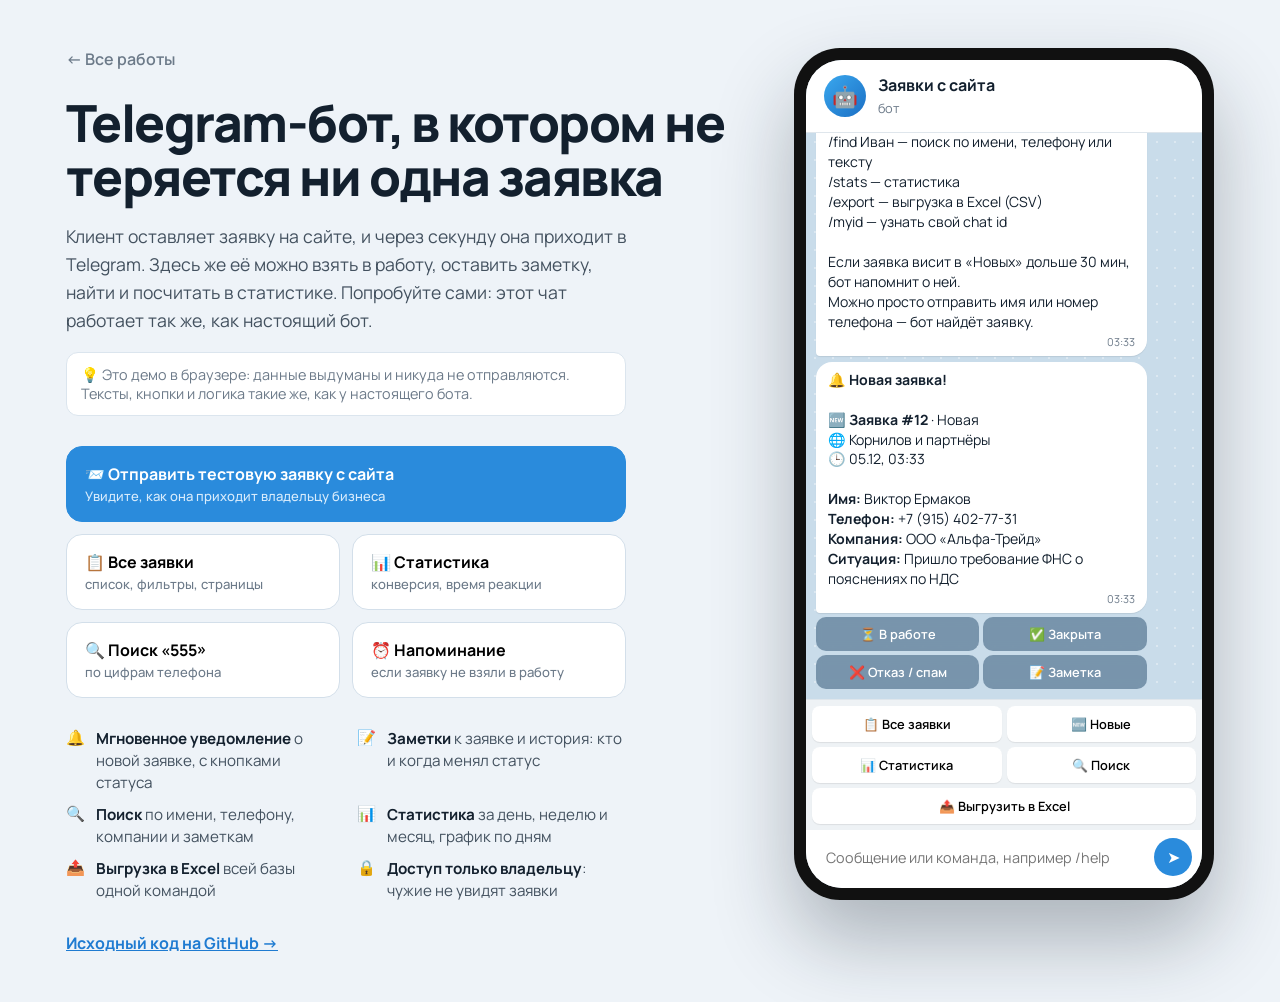
<file: telegram-bot/index.html>
<!DOCTYPE html>
<html lang="ru">
<head>
  <meta charset="UTF-8">
  <meta name="viewport" content="width=device-width, initial-scale=1.0">
  <title>Демо Telegram-бота для заявок</title>
  <meta name="description" content="Интерактивная демонстрация Telegram-бота: заявки с сайта, статусы, заметки, поиск, статистика и выгрузка в Excel.">
  <link rel="preconnect" href="https://fonts.googleapis.com">
  <link rel="preconnect" href="https://fonts.gstatic.com" crossorigin>
  <link href="https://fonts.googleapis.com/css2?family=Manrope:wght@500;600;700;800&display=swap" rel="stylesheet">
  <link rel="stylesheet" href="demo.css">
</head>
<body>
  <main class="page">
    <section class="intro">
      <a href="../index.html" class="intro__back">← Все работы</a>
      <h1>Telegram-бот, в котором не теряется ни одна заявка</h1>
      <p class="intro__lead">Клиент оставляет заявку на сайте, и через секунду она приходит в Telegram. Здесь же её можно взять в работу, оставить заметку, найти и посчитать в статистике. Попробуйте сами: этот чат работает так же, как настоящий бот.</p>
      <p class="note">💡 Это демо в браузере: данные выдуманы и никуда не отправляются. Тексты, кнопки и логика такие же, как у настоящего бота.</p>

      <div class="actions">
        <button class="action action--primary" data-action="lead">📨 Отправить тестовую заявку с сайта<small>Увидите, как она приходит владельцу бизнеса</small></button>
        <button class="action" data-action="/leads">📋 Все заявки<small>список, фильтры, страницы</small></button>
        <button class="action" data-action="/stats">📊 Статистика<small>конверсия, время реакции</small></button>
        <button class="action" data-action="/find 555">🔍 Поиск «555»<small>по цифрам телефона</small></button>
        <button class="action" data-action="remind">⏰ Напоминание<small>если заявку не взяли в работу</small></button>
      </div>

      <ul class="features">
        <li><span>🔔</span><b>Мгновенное уведомление</b> о новой заявке, с кнопками статуса</li>
        <li><span>📝</span><b>Заметки</b> к заявке и история: кто и когда менял статус</li>
        <li><span>🔍</span><b>Поиск</b> по имени, телефону, компании и заметкам</li>
        <li><span>📊</span><b>Статистика</b> за день, неделю и месяц, график по дням</li>
        <li><span>📤</span><b>Выгрузка в Excel</b> всей базы одной командой</li>
        <li><span>🔒</span><b>Доступ только владельцу</b>: чужие не увидят заявки</li>
      </ul>
      <a class="intro__code" href="https://github.com/MarchenkoDanil/portfolio/tree/main/telegram-bot" target="_blank" rel="noopener">Исходный код на GitHub →</a>
    </section>

    <div class="phone">
      <div class="chat">
        <div class="chat__head">
          <div class="chat__ava">🤖</div>
          <div class="chat__title"><b>Заявки с сайта</b><span>бот</span></div>
        </div>
        <div class="chat__messages" id="messages"></div>
        <div class="toast" id="toast"></div>
        <div class="chat__menu" id="menu">
          <button>📋 Все заявки</button>
          <button>🆕 Новые</button>
          <button>📊 Статистика</button>
          <button>🔍 Поиск</button>
          <button>📤 Выгрузить в Excel</button>
        </div>
        <form class="chat__input" id="input">
          <input type="text" placeholder="Сообщение или команда, например /help" autocomplete="off">
          <button type="submit" aria-label="Отправить">➤</button>
        </form>
      </div>
    </div>
  </main>
  <script src="demo.js"></script>
</body>
</html>
</file>
<file: assets/portfolio.css>
/* ==========================================================================
   Портфолио: навигация, разделы и блок Advertising & Marketing.
   Базовые стили карточек сайтов остаются в index.html.
   ========================================================================== */
:root {
  --bg: #f4f3ef;
  --card: #fff;
  --line: #e4e2dc;
  --text: #18181b;
  --muted: #66666e;
  --blue: #1b6fc4;
  --blue-2: #3aa8ee;
  --violet: #7c6cff;
  --ink: #0c0d10;
  --ink-2: #14161b;
  --ink-line: rgba(255, 255, 255, .09);
  --ink-muted: #9b9ca6;
  --radius: 22px;
  --ease: cubic-bezier(.2, .7, .2, 1);
}

html { scroll-behavior: smooth; scroll-padding-top: 84px; }
body { padding-top: 0 !important; }

/* ---------- Навигация ---------- */
.nav { position: sticky; top: 0; z-index: 50; margin: 0 -16px; padding: 14px 16px; backdrop-filter: saturate(160%) blur(14px); -webkit-backdrop-filter: saturate(160%) blur(14px); background: rgba(244, 243, 239, .78); border-bottom: 1px solid transparent; transition: border-color .3s, background .3s; }
.nav.scrolled { border-color: var(--line); }
.nav.on-dark { background: rgba(12, 13, 16, .72); border-color: var(--ink-line); }
.nav__inner { max-width: 1180px; margin: 0 auto; display: flex; align-items: center; gap: 28px; }
.nav__brand { font-weight: 800; font-size: 1.02rem; letter-spacing: -.02em; text-decoration: none; color: inherit; display: flex; align-items: center; gap: 9px; }
.nav__brand i { width: 10px; height: 10px; border-radius: 50%; background: linear-gradient(135deg, var(--blue-2), var(--violet)); box-shadow: 0 0 0 4px rgba(58, 168, 238, .15); }
.nav__links { display: flex; gap: 6px; margin-left: auto; }
.nav__links a { text-decoration: none; color: var(--muted); font-weight: 600; font-size: .9rem; padding: 8px 14px; border-radius: 100px; transition: color .2s, background .2s; }
.nav__links a:hover, .nav__links a.active { color: var(--text); background: rgba(0, 0, 0, .05); }
.nav__cta { text-decoration: none; font-weight: 700; font-size: .88rem; color: #fff; background: var(--text); padding: 10px 18px; border-radius: 100px; transition: transform .2s, opacity .2s; white-space: nowrap; }
.nav__cta:hover { transform: translateY(-1px); opacity: .9; }
.nav.on-dark .nav__brand, .nav.on-dark .nav__links a:hover, .nav.on-dark .nav__links a.active { color: #fff; }
.nav.on-dark .nav__links a { color: var(--ink-muted); }
.nav.on-dark .nav__links a:hover, .nav.on-dark .nav__links a.active { background: rgba(255, 255, 255, .08); }
.nav.on-dark .nav__cta { background: #fff; color: var(--ink); }

/* ---------- Первый экран портфолио ---------- */
.hero { padding: 88px 0 72px; }
.hero h1 { max-width: 900px; }
.hero h1 em { font-style: normal; background: linear-gradient(100deg, var(--blue), var(--blue-2) 45%, var(--violet)); -webkit-background-clip: text; background-clip: text; color: transparent; }
.hero .sub { margin-bottom: 40px; max-width: 680px; }
.dirs { display: grid; grid-template-columns: repeat(3, 1fr); gap: 14px; }
.dir { display: flex; align-items: center; gap: 16px; text-decoration: none; color: inherit; background: rgba(255, 255, 255, .7); border: 1px solid var(--line); border-radius: 18px; padding: 18px 20px; transition: transform .25s var(--ease), box-shadow .25s, border-color .25s; }
.dir:hover { transform: translateY(-3px); box-shadow: 0 16px 36px rgba(0, 0, 0, .07); border-color: #d6d3cb; }
.dir__num { font-size: .78rem; font-weight: 800; color: var(--muted); }
.dir b { display: block; font-size: 1.02rem; }
.dir span:not(.dir__num) { font-size: .86rem; color: var(--muted); }
.dir__arrow { margin-left: auto; font-weight: 800; transition: transform .25s; }
.dir:hover .dir__arrow { transform: translateX(4px); }

/* ---------- Заголовки разделов ---------- */
.sec { padding: 72px 0 24px; }
.sec-head { display: grid; grid-template-columns: 220px 1fr; gap: 24px; align-items: end; margin-bottom: 36px; }
.sec-head__num { font-size: .8rem; font-weight: 800; letter-spacing: .14em; text-transform: uppercase; color: var(--muted); padding-bottom: 8px; border-bottom: 1px solid var(--line); }
.sec-head h2 { font-size: clamp(1.9rem, 3.8vw, 2.9rem); font-weight: 800; letter-spacing: -.03em; line-height: 1.05; }
.sec-head p { color: var(--muted); margin-top: 12px; max-width: 620px; line-height: 1.55; }

/* ---------- Telegram Bots ---------- */
.bots { display: grid; grid-template-columns: minmax(0, 1fr) minmax(0, 1fr); gap: 22px; align-items: stretch; }
.bots__info { background: #fff; border: 1px solid var(--line); border-radius: var(--radius); padding: 30px 32px; display: flex; flex-direction: column; gap: 18px; }
.bots__info h3 { font-size: 1.4rem; letter-spacing: -.02em; }
.bots__info p { color: var(--muted); line-height: 1.55; }
.bots__list { list-style: none; display: grid; grid-template-columns: 1fr 1fr; gap: 10px 18px; }
.bots__list li { font-size: .92rem; display: flex; gap: 10px; line-height: 1.4; }
.bots__flow { margin-top: auto; display: flex; flex-wrap: wrap; align-items: center; gap: 8px; padding: 16px; border-radius: 16px; background: #f6f5f1; }
.bots__flow span { font-size: .84rem; font-weight: 700; padding: 8px 12px; border-radius: 10px; background: #fff; border: 1px solid var(--line); }
.bots__flow i { font-style: normal; color: var(--muted); }
.bots__links { margin-top: 4px; display: flex; gap: 18px; flex-wrap: wrap; }
.bots__links a { font-weight: 800; color: var(--text); text-decoration: none; font-size: .92rem; }
.bots__links a:hover { text-decoration: underline; }

/* ==========================================================================
   03 · Advertising & Marketing
   ========================================================================== */
.mk { margin: 96px -16px 0; }
.mk-wrap { max-width: 1180px; margin: 0 auto; padding: 0 16px; }
.mk-dark { background: var(--ink); color: #fff; position: relative; overflow: hidden; }
.mk-eyebrow { display: inline-flex; align-items: center; gap: 10px; font-size: .78rem; font-weight: 800; letter-spacing: .14em; text-transform: uppercase; color: var(--ink-muted); margin-bottom: 18px; }
.mk-eyebrow::before { content: ''; width: 28px; height: 1px; background: currentColor; }
.mk-light .mk-eyebrow { color: var(--muted); }
.mk-h2 { font-size: clamp(1.9rem, 3.9vw, 3rem); font-weight: 800; letter-spacing: -.035em; line-height: 1.04; max-width: 780px; }
.mk-lead { color: var(--ink-muted); font-size: 1.06rem; line-height: 1.6; max-width: 600px; margin-top: 16px; }
.mk-light .mk-lead { color: var(--muted); }
.mk-block { padding: 110px 0; }
.mk-head { display: flex; justify-content: space-between; align-items: end; gap: 32px; margin-bottom: 48px; flex-wrap: wrap; }

/* ---------- 1. Hero ---------- */
.mk-hero { padding: 130px 0 120px; }
.mk-hero__glow { position: absolute; inset: -20% -10% auto auto; width: 760px; height: 760px; border-radius: 50%; background: radial-gradient(circle, rgba(124, 108, 255, .35), rgba(58, 168, 238, .18) 40%, transparent 70%); filter: blur(10px); pointer-events: none; animation: drift 14s ease-in-out infinite alternate; }
.mk-hero__glow--2 { inset: auto auto -40% -20%; width: 620px; height: 620px; background: radial-gradient(circle, rgba(58, 168, 238, .22), transparent 65%); animation-duration: 18s; }
@keyframes drift { to { transform: translate(-40px, 30px) scale(1.06); } }
.mk-grid-bg { position: absolute; inset: 0; background-image: linear-gradient(var(--ink-line) 1px, transparent 1px), linear-gradient(90deg, var(--ink-line) 1px, transparent 1px); background-size: 64px 64px; mask-image: radial-gradient(ellipse at 70% 30%, #000 10%, transparent 65%); -webkit-mask-image: radial-gradient(ellipse at 70% 30%, #000 10%, transparent 65%); opacity: .5; pointer-events: none; }
.mk-hero .mk-wrap { position: relative; }
.mk-hero h2 { font-size: clamp(2.4rem, 6.2vw, 5rem); font-weight: 800; letter-spacing: -.045em; line-height: .98; max-width: 980px; }
.mk-hero h2 span { color: var(--ink-muted); }
.mk-hero h2 em { font-style: normal; background: linear-gradient(100deg, #fff, var(--blue-2) 40%, var(--violet) 80%); -webkit-background-clip: text; background-clip: text; color: transparent; }
.mk-hero .mk-lead { font-size: 1.15rem; max-width: 620px; margin-top: 26px; }
.mk-stack { display: flex; flex-wrap: wrap; align-items: center; gap: 10px; margin-top: 44px; }
.mk-stack span { font-size: .84rem; font-weight: 700; padding: 9px 15px; border-radius: 100px; border: 1px solid var(--ink-line); background: rgba(255, 255, 255, .04); }
.mk-stack span.on { background: #fff; color: var(--ink); border-color: #fff; }
.mk-stack b { color: var(--ink-muted); font-weight: 600; }
.mk-services { display: grid; grid-template-columns: repeat(4, 1fr); gap: 1px; margin-top: 80px; background: var(--ink-line); border: 1px solid var(--ink-line); border-radius: var(--radius); overflow: hidden; }
.mk-service { background: var(--ink); padding: 26px 24px 28px; transition: background .3s; }
.mk-service:hover { background: var(--ink-2); }
.mk-service__i { font-size: .74rem; font-weight: 800; color: var(--ink-muted); letter-spacing: .1em; }
.mk-service b { display: block; font-size: 1.02rem; margin: 22px 0 6px; }
.mk-service p { font-size: .86rem; color: var(--ink-muted); line-height: 1.5; }

/* ---------- 2. Кейсы ---------- */
.mk-cases { display: grid; gap: 28px; }
.case { display: grid; grid-template-columns: minmax(0, 1.08fr) minmax(0, 1fr); border-radius: 28px; overflow: hidden; background: var(--ink-2); border: 1px solid var(--ink-line); transition: border-color .3s, transform .4s var(--ease); }
.case:hover { border-color: rgba(255, 255, 255, .18); }
.case:nth-child(even) .cv { order: 2; }
.case__body { padding: 44px 44px 40px; display: flex; flex-direction: column; gap: 22px; }
.case__top { display: flex; justify-content: space-between; align-items: center; gap: 12px; }
.case__niche { font-size: .76rem; font-weight: 800; letter-spacing: .1em; text-transform: uppercase; color: var(--ink-muted); }
.case__idx { font-size: .8rem; font-weight: 800; color: rgba(255, 255, 255, .25); }
.case h3 { font-size: clamp(1.5rem, 2.6vw, 2.05rem); font-weight: 800; letter-spacing: -.03em; line-height: 1.08; }
.case h3 small { display: block; font-size: .95rem; font-weight: 600; letter-spacing: 0; color: var(--ink-muted); margin-top: 8px; line-height: 1.45; }
.case__rows { display: grid; gap: 18px; }
.case__row { display: grid; grid-template-columns: 96px 1fr; gap: 16px; font-size: .92rem; line-height: 1.55; color: #d7d8de; }
.case__row > span { font-size: .72rem; font-weight: 800; letter-spacing: .1em; text-transform: uppercase; color: var(--ink-muted); padding-top: 3px; }
.case__done { display: flex; flex-wrap: wrap; gap: 6px; }
.case__done i { font-style: normal; font-size: .8rem; font-weight: 600; padding: 5px 11px; border-radius: 100px; background: rgba(255, 255, 255, .06); border: 1px solid var(--ink-line); }
.case__goal { margin-top: auto; display: flex; align-items: center; gap: 14px; padding: 16px 18px; border-radius: 16px; background: rgba(255, 255, 255, .04); border: 1px solid var(--ink-line); }
.case__goal b { font-size: 1.35rem; letter-spacing: -.02em; white-space: nowrap; }
.case__goal span { font-size: .82rem; color: var(--ink-muted); line-height: 1.4; }

/* Визуалы кейсов (cv = case visual) */
.cv { position: relative; min-height: 460px; overflow: hidden; display: grid; place-items: center; isolation: isolate; }
.cv-btn { display: inline-block; font-size: .78rem; font-weight: 800; padding: 9px 14px; border-radius: 100px; background: #fff; color: #111; }
.cv-chip { position: absolute; font-size: .74rem; font-weight: 700; padding: 8px 12px; border-radius: 12px; background: rgba(255, 255, 255, .9); color: #111; box-shadow: 0 10px 24px rgba(0, 0, 0, .18); }

/* AI-сервис */
.cv--ai { background: radial-gradient(circle at 25% 20%, #3b2a8f 0%, #15122e 45%, #0b0b16 100%); }
.cv--ai::before { content: ''; position: absolute; width: 380px; height: 380px; border-radius: 50%; background: conic-gradient(from 180deg, #7c6cff, #3aa8ee, #38e0c3, #7c6cff); filter: blur(70px); opacity: .45; top: 10%; right: -10%; z-index: -1; animation: spin 16s linear infinite; }
@keyframes spin { to { transform: rotate(360deg); } }
.cv-ai { position: relative; width: 82%; max-width: 440px; margin-bottom: 70px; }
.cv-ai__banner { position: relative; z-index: 2; width: 74%; padding: 26px 24px; border-radius: 22px; background: linear-gradient(150deg, rgba(255,255,255,.16), rgba(255,255,255,.04)); border: 1px solid rgba(255,255,255,.22); backdrop-filter: blur(14px); -webkit-backdrop-filter: blur(14px); box-shadow: 0 30px 60px rgba(0,0,0,.4); }
.cv-ai__banner small { font-size: .68rem; font-weight: 800; letter-spacing: .12em; text-transform: uppercase; color: #b9b2ff; }
.cv-ai__banner strong { display: block; font-size: 1.72rem; line-height: 1.04; letter-spacing: -.03em; margin: 12px 0 8px; }
.cv-ai__banner p { font-size: .82rem; color: #c9c6e8; margin-bottom: 18px; }
.cv-ai__ui { position: absolute; z-index: 3; right: -8%; top: 74%; width: 54%; padding: 14px; border-radius: 16px; background: #fff; color: #222; box-shadow: 0 24px 50px rgba(0,0,0,.35); transform: rotate(3deg); }
.cv-ai__dots { display: flex; gap: 4px; margin-bottom: 10px; }
.cv-ai__dots i { width: 7px; height: 7px; border-radius: 50%; background: #e2e2e8; }
.cv-ai__prompt { font-size: .7rem; padding: 7px 9px; border-radius: 8px; background: #f2f1fb; color: #5a55a0; margin-bottom: 10px; }
.cv-ai__lines span { display: block; height: 6px; border-radius: 6px; margin-bottom: 6px; width: var(--w); background: linear-gradient(90deg, #d9d6ff, #c3e6fb); }
.cv-ai__done { font-size: .7rem; font-weight: 800; color: #10a37f; margin-top: 8px; }
.cv--ai .cv-chip { left: 8%; bottom: 12%; }

/* Онлайн-школа: сторис прогрева */
.cv--edu { background: linear-gradient(160deg, #fff3e6, #ffd9bd); }
.cv-stories { display: flex; gap: 14px; align-items: center; }
.story { width: 150px; aspect-ratio: 9 / 16; border-radius: 18px; padding: 14px 13px; display: flex; flex-direction: column; background: #fff; color: #2a1a10; box-shadow: 0 22px 44px rgba(150, 70, 20, .22); transform: rotate(var(--r, 0deg)) translateY(var(--y, 0)); transition: transform .5s var(--ease); }
.case:hover .story { transform: rotate(0deg) translateY(var(--y, 0)); }
.story__bar { display: flex; gap: 3px; margin-bottom: 14px; }
.story__bar i { flex: 1; height: 2px; border-radius: 2px; background: #f1ddd0; }
.story__bar i.on { background: #ff6b2c; }
.story__day { font-size: .62rem; font-weight: 800; letter-spacing: .1em; text-transform: uppercase; color: #ff6b2c; }
.story b { font-size: .98rem; line-height: 1.15; letter-spacing: -.02em; margin-top: 8px; }
.story__foot { margin-top: auto; font-size: .66rem; font-weight: 700; color: #9b6b4f; }
.story--accent { background: #ff6b2c; color: #fff; --y: -16px; }
.story--accent .story__day, .story--accent .story__foot { color: #ffe1cf; }
.story--accent .story__bar i { background: rgba(255,255,255,.35); }
.story--accent .story__bar i.on { background: #fff; }
.story__cta { margin-top: auto; font-size: .66rem; font-weight: 800; text-align: center; padding: 8px; border-radius: 10px; background: #2a1a10; color: #fff; }

/* Telegram-проект */
.cv--tg { background: linear-gradient(160deg, #e8f7ef, #bfe9d3); }
.cv-tg { width: 300px; border-radius: 18px; background: #fff; box-shadow: 0 30px 60px rgba(20, 90, 60, .22); overflow: hidden; color: #1c1c1c; }
.cv-tg__head { display: flex; align-items: center; gap: 10px; padding: 12px 14px; border-bottom: 1px solid #eef1ef; }
.cv-tg__ava { width: 30px; height: 30px; border-radius: 50%; background: linear-gradient(135deg, #1fae6b, #0d7a4a); color: #fff; font-size: .72rem; font-weight: 800; display: grid; place-items: center; }
.cv-tg__head b { font-size: .8rem; display: block; }
.cv-tg__head small { font-size: .66rem; color: #8a8f8c; }
.cv-tg__img { margin: 10px 10px 0; border-radius: 12px; padding: 18px 16px; color: #fff; background: radial-gradient(circle at 85% 15%, #3fe39a, #11905a 55%, #0b5e3a); }
.cv-tg__img small { font-size: .62rem; font-weight: 800; letter-spacing: .1em; text-transform: uppercase; opacity: .8; }
.cv-tg__img strong { display: block; font-size: 1.1rem; line-height: 1.1; margin-top: 6px; letter-spacing: -.02em; }
.cv-tg__text { padding: 12px 14px 6px; font-size: .74rem; line-height: 1.5; }
.cv-tg__text b { display: block; font-size: .82rem; margin-bottom: 4px; }
.cv-tg__btn { margin: 8px 10px 12px; text-align: center; font-size: .74rem; font-weight: 800; padding: 9px; border-radius: 10px; background: #e7f6ee; color: #11905a; }
.cv--tg .cv-chip--a { left: 7%; top: 16%; }
.cv--tg .cv-chip--b { right: 6%; bottom: 18%; }
.cv-ab { position: absolute; right: 7%; top: 14%; display: grid; gap: 5px; padding: 10px; border-radius: 14px; background: rgba(255,255,255,.9); box-shadow: 0 10px 24px rgba(0,0,0,.12); color: #1c1c1c; }
.cv-ab small { font-size: .62rem; font-weight: 800; letter-spacing: .08em; text-transform: uppercase; color: #8a8f8c; }
.cv-ab span { font-size: .7rem; font-weight: 700; display: flex; gap: 6px; align-items: center; }
.cv-ab span i { font-style: normal; width: 18px; height: 18px; border-radius: 6px; display: grid; place-items: center; font-size: .62rem; background: #e7f6ee; color: #11905a; }

/* Digital-продукт: креативы в 4 форматах */
.cv--digital { background: #ece8df; }
.cv-formats { display: grid; grid-template-columns: 1fr 1fr; gap: 12px; width: 70%; max-width: 330px; align-items: end; }
.fmt { border-radius: 14px; padding: 12px; display: flex; flex-direction: column; justify-content: space-between; box-shadow: 0 16px 30px rgba(40, 30, 10, .14); transition: transform .4s var(--ease); }
.case:hover .fmt:nth-child(odd) { transform: translateY(-6px); }
.fmt small { font-size: .58rem; font-weight: 800; letter-spacing: .1em; text-transform: uppercase; opacity: .6; }
.fmt b { font-size: .9rem; line-height: 1.1; letter-spacing: -.02em; }
.fmt span { font-size: .6rem; font-weight: 700; opacity: .7; }
.fmt--1 { aspect-ratio: 1; background: #141414; color: #f3efe6; }
.fmt--2 { aspect-ratio: 4 / 5; background: #f8f5ee; color: #141414; }
.fmt--3 { aspect-ratio: 9 / 16; background: linear-gradient(170deg, #d9cbb0, #b9a27a); color: #141414; grid-row: span 2; align-self: stretch; }
.fmt--4 { aspect-ratio: 16 / 9; background: #ff5b37; color: #fff; }
.cv-formats > .fmt--3 { grid-column: 2; grid-row: 1 / span 2; aspect-ratio: auto; }

/* ---------- 3. Креативы ---------- */
.mk-light { background: var(--bg); }
.filters { display: flex; flex-wrap: wrap; gap: 8px; }
.filters button { font: inherit; font-size: .86rem; font-weight: 700; padding: 9px 16px; border-radius: 100px; border: 1px solid var(--line); background: #fff; color: var(--muted); cursor: pointer; transition: color .2s, background .2s, border-color .2s; }
.filters button:hover { color: var(--text); border-color: #cfccc3; }
.filters button.on { background: var(--text); color: #fff; border-color: var(--text); }
.creatives { display: grid; grid-template-columns: repeat(6, 1fr); gap: 20px; }
.cr { grid-column: span 2; display: flex; flex-direction: column; gap: 12px; transition: opacity .35s, transform .35s var(--ease); }
.cr--wide { grid-column: span 4; }
.cr.hide { display: none; }
.cr__art { position: relative; border-radius: 20px; overflow: hidden; padding: 26px; display: flex; flex-direction: column; justify-content: space-between; aspect-ratio: var(--ar, 1); transition: transform .35s var(--ease), box-shadow .35s; }
.cr:hover .cr__art { transform: translateY(-4px); box-shadow: 0 26px 50px rgba(0, 0, 0, .14); }
.cr__meta { display: flex; justify-content: space-between; gap: 10px; font-size: .82rem; color: var(--muted); }
.cr__meta b { color: var(--text); font-weight: 700; }
.cr__brand { font-size: .72rem; font-weight: 800; letter-spacing: .12em; text-transform: uppercase; opacity: .7; }
.cr__title { font-weight: 800; letter-spacing: -.035em; line-height: 1; font-size: clamp(1.5rem, 2.6vw, 2.2rem); }
.cr__sub { font-size: .9rem; line-height: 1.45; opacity: .8; margin-top: 10px; max-width: 360px; }
.cr__cta { align-self: flex-start; font-size: .82rem; font-weight: 800; padding: 11px 16px; border-radius: 100px; }

.cr-ai { background: radial-gradient(circle at 80% 20%, #4b3bd6 0%, #171338 50%, #0b0a1a 100%); color: #fff; }
.cr-ai .cr__title em { font-style: normal; color: #a99fff; }
.cr-ai .cr__cta { background: #fff; color: #171338; }
.cr-ai__chat { position: absolute; right: 26px; top: 50%; transform: translateY(-50%); display: grid; gap: 8px; width: 42%; }
.cr-ai__chat span { font-size: .78rem; padding: 9px 12px; border-radius: 14px; background: rgba(255,255,255,.1); border: 1px solid rgba(255,255,255,.14); line-height: 1.35; }
.cr-ai__chat span:nth-child(2) { background: #7c6cff; border-color: #7c6cff; margin-left: 18%; }
.cr-ai__chat small { font-size: .66rem; opacity: .6; text-align: right; }

.cr-edu { background: #ff6b2c; color: #fff; }
.cr-edu .cr__title { font-size: clamp(1.7rem, 2.8vw, 2.4rem); }
.cr-edu__num { position: absolute; right: -10px; bottom: -40px; font-size: 11rem; font-weight: 800; letter-spacing: -.06em; line-height: 1; color: rgba(255,255,255,.16); }
.cr-edu .cr__cta { background: #2a1a10; color: #fff; }

.cr-biz { background: #0f2038; color: #fff; }
.cr-biz__check { display: grid; gap: 8px; margin: 18px 0; }
.cr-biz__check span { font-size: .84rem; display: flex; gap: 10px; align-items: center; }
.cr-biz__check span::before { content: '✓'; width: 20px; height: 20px; border-radius: 6px; display: grid; place-items: center; font-size: .7rem; background: #2fd38a; color: #0f2038; font-weight: 800; flex-shrink: 0; }
.cr-biz .cr__cta { background: #2fd38a; color: #0f2038; }

.cr-svc { background: linear-gradient(160deg, #e9fbf7, #b8efe2); color: #0b3b33; }
.cr-svc__ba { display: grid; grid-template-columns: 1fr 1fr; gap: 6px; margin: 16px 0; }
.cr-svc__ba span { aspect-ratio: 1; border-radius: 12px; display: flex; align-items: flex-end; padding: 8px; font-size: .64rem; font-weight: 800; letter-spacing: .08em; text-transform: uppercase; }
.cr-svc__ba span:first-child { background: repeating-linear-gradient(45deg, #b6a891 0 6px, #a39478 6px 12px); color: #fff; }
.cr-svc__ba span:last-child { background: #fff; color: #0b3b33; box-shadow: inset 0 0 0 1px #cfeee6; }
.cr-svc .cr__cta { background: #0b3b33; color: #fff; }

.cr-dig { background: #141414; color: #f3efe6; }
.cr-dig .cr__title { font-size: clamp(1.8rem, 3vw, 2.5rem); }
.cr-dig__board { display: grid; gap: 6px; margin: 18px 0; }
.cr-dig__board span { display: flex; justify-content: space-between; font-size: .76rem; padding: 9px 11px; border-radius: 10px; background: rgba(255,255,255,.06); }
.cr-dig__board span i { font-style: normal; opacity: .5; }
.cr-dig .cr__cta { background: #f3efe6; color: #141414; }

.cr-tg { background: radial-gradient(circle at 85% 20%, #3fe39a, #11905a 50%, #0b5e3a); color: #fff; }
.cr-tg__row { display: flex; align-items: end; justify-content: space-between; gap: 18px; }
.cr-tg__ticker { display: grid; gap: 6px; text-align: right; font-size: .78rem; font-weight: 700; }
.cr-tg__ticker span { padding: 7px 11px; border-radius: 10px; background: rgba(255,255,255,.14); }
.cr-tg .cr__cta { background: #fff; color: #0b5e3a; }

.cr-bot { background: linear-gradient(160deg, #2a8bdc, #1b5fb0); color: #fff; }
.cr-bot__slots { display: grid; grid-template-columns: repeat(3, 1fr); gap: 6px; margin: 16px 0; }
.cr-bot__slots span { text-align: center; font-size: .78rem; font-weight: 700; padding: 9px 4px; border-radius: 10px; background: rgba(255,255,255,.14); }
.cr-bot__slots span.on { background: #fff; color: #1b5fb0; }
.cr-bot .cr__cta { background: #fff; color: #1b5fb0; }

/* ---------- 4. Посты ---------- */
.mk-posts { background: #eceae4; }
.posts { display: grid; grid-template-columns: repeat(3, 1fr); gap: 22px; align-items: start; }
.post { background: #fff; border-radius: 22px; overflow: hidden; box-shadow: 0 1px 0 rgba(0,0,0,.04), 0 14px 34px rgba(0, 0, 0, .06); transition: transform .35s var(--ease), box-shadow .35s; }
.post:hover { transform: translateY(-5px); box-shadow: 0 24px 50px rgba(0, 0, 0, .12); }
.post__label { display: flex; justify-content: space-between; padding: 14px 18px 0; font-size: .72rem; font-weight: 800; letter-spacing: .1em; text-transform: uppercase; color: var(--muted); }
.post__head { display: flex; align-items: center; gap: 10px; padding: 12px 18px; }
.post__ava { width: 36px; height: 36px; border-radius: 50%; display: grid; place-items: center; color: #fff; font-weight: 800; font-size: .8rem; flex-shrink: 0; }
.post__head b { display: block; font-size: .9rem; }
.post__head small { font-size: .74rem; color: var(--muted); }
.post__ad { margin-left: auto; font-size: .66rem; font-weight: 700; color: #9a9aa2; border: 1px solid #e3e2de; border-radius: 6px; padding: 2px 6px; }
.post__img { margin: 0 12px; border-radius: 14px; padding: 22px 20px; min-height: 170px; display: flex; flex-direction: column; justify-content: flex-end; color: #fff; position: relative; overflow: hidden; }
.post__img small { font-size: .66rem; font-weight: 800; letter-spacing: .12em; text-transform: uppercase; opacity: .75; }
.post__img strong { font-size: 1.45rem; line-height: 1.02; letter-spacing: -.03em; margin-top: 6px; }
.post__text { padding: 16px 18px 6px; font-size: .9rem; line-height: 1.55; color: #2a2a2e; }
.post__text b { display: block; font-size: 1rem; line-height: 1.3; margin-bottom: 8px; color: var(--text); }
.post__text p + p { margin-top: 8px; }
.post__text ul { list-style: none; margin: 8px 0; display: grid; gap: 4px; }
.post__btns { display: grid; gap: 6px; padding: 12px 12px 14px; }
.post__btns span { text-align: center; font-size: .84rem; font-weight: 700; padding: 10px; border-radius: 12px; background: #f2f6fa; color: #1f7bd1; }
.post__btns span.main { background: #1f7bd1; color: #fff; }
.post__foot { display: flex; justify-content: space-between; padding: 0 18px 14px; font-size: .72rem; color: #9a9aa2; }

/* ---------- 5. Стратегии ---------- */
.pipeline { position: relative; display: grid; grid-template-columns: repeat(5, 1fr); gap: 16px; margin-bottom: 90px; }
.pipeline__line { position: absolute; left: 0; right: 0; top: 23px; height: 1px; background: var(--ink-line); }
.pipeline__line i { display: block; height: 100%; width: 0; background: linear-gradient(90deg, var(--blue-2), var(--violet)); transition: width 1.8s var(--ease); }
.pipeline.in .pipeline__line i { width: 100%; }
.step { position: relative; }
.step__dot { width: 46px; height: 46px; border-radius: 50%; display: grid; place-items: center; font-size: .8rem; font-weight: 800; background: var(--ink); border: 1px solid rgba(255,255,255,.18); margin-bottom: 22px; transition: background .4s, border-color .4s, color .4s; }
.pipeline.in .step__dot { background: #fff; color: var(--ink); border-color: #fff; transition-delay: calc(var(--i) * .3s + .2s); }
.step b { display: block; font-size: 1.12rem; margin-bottom: 8px; letter-spacing: -.01em; }
.step p { font-size: .88rem; color: var(--ink-muted); line-height: 1.55; max-width: 210px; }
.strats { display: grid; grid-template-columns: repeat(6, 1fr); gap: 16px; }
.strat { grid-column: span 2; padding: 28px 26px; border-radius: var(--radius); background: linear-gradient(160deg, rgba(255,255,255,.06), rgba(255,255,255,.02)); border: 1px solid var(--ink-line); display: flex; flex-direction: column; gap: 14px; transition: border-color .3s, transform .35s var(--ease), background .3s; }
.strat:nth-child(4), .strat:nth-child(5) { grid-column: span 3; }
.strat:hover { border-color: rgba(255, 255, 255, .2); transform: translateY(-4px); background: linear-gradient(160deg, rgba(255,255,255,.09), rgba(255,255,255,.03)); }
.strat__icon { width: 44px; height: 44px; border-radius: 14px; display: grid; place-items: center; font-size: 1.2rem; background: rgba(255,255,255,.07); border: 1px solid var(--ink-line); }
.strat h3 { font-size: 1.15rem; letter-spacing: -.01em; }
.strat p { font-size: .88rem; color: var(--ink-muted); line-height: 1.5; }
.strat__flow { display: flex; flex-wrap: wrap; align-items: center; gap: 6px; margin-top: auto; }
.strat__flow span { font-size: .76rem; font-weight: 700; padding: 6px 10px; border-radius: 9px; background: rgba(255,255,255,.07); }
.strat__flow i { font-style: normal; color: var(--ink-muted); font-size: .76rem; }
.strat__kpi { font-size: .78rem; color: var(--ink-muted); padding-top: 14px; border-top: 1px solid var(--ink-line); }
.strat__kpi b { color: #fff; font-weight: 700; }

/* ---------- 6. CTA ---------- */
.mk-cta { padding: 0 0 110px; }
.cta { position: relative; overflow: hidden; border-radius: 32px; padding: 72px 64px; background: linear-gradient(135deg, #1b6fc4 0%, #3aa8ee 55%, #7c6cff 120%); color: #fff; }
.cta::after { content: ''; position: absolute; right: -120px; top: -160px; width: 520px; height: 520px; border-radius: 50%; background: radial-gradient(circle, rgba(255,255,255,.28), transparent 65%); pointer-events: none; }
.cta h2 { font-size: clamp(2rem, 4.6vw, 3.6rem); font-weight: 800; letter-spacing: -.04em; line-height: 1.02; max-width: 760px; position: relative; }
.cta > p { color: #e1efff; font-size: 1.08rem; line-height: 1.55; max-width: 560px; margin-top: 16px; position: relative; }
.cta__options { display: grid; grid-template-columns: repeat(3, 1fr); gap: 14px; margin: 44px 0 36px; position: relative; }
.cta__opt { padding: 22px 22px 24px; border-radius: 18px; background: rgba(255,255,255,.12); border: 1px solid rgba(255,255,255,.22); backdrop-filter: blur(8px); -webkit-backdrop-filter: blur(8px); transition: background .3s, transform .35s var(--ease); }
.cta__opt:hover { background: rgba(255,255,255,.2); transform: translateY(-3px); }
.cta__opt span { font-size: 1.4rem; }
.cta__opt b { display: block; font-size: 1.08rem; margin: 12px 0 6px; }
.cta__opt p { font-size: .88rem; color: #e1efff; line-height: 1.5; }
.cta__actions { display: flex; flex-wrap: wrap; gap: 12px; position: relative; }
.btn-cta { text-decoration: none; font-weight: 800; font-size: .98rem; padding: 17px 26px; border-radius: 100px; transition: transform .2s, box-shadow .2s; }
.btn-cta--main { background: #fff; color: var(--blue); box-shadow: 0 14px 30px rgba(10, 40, 90, .25); }
.btn-cta--main:hover { transform: translateY(-2px); box-shadow: 0 20px 40px rgba(10, 40, 90, .32); }
.btn-cta--ghost { color: #fff; border: 1px solid rgba(255,255,255,.45); }
.btn-cta--ghost:hover { background: rgba(255,255,255,.12); }
.mk-note { margin-top: 22px; font-size: .84rem; color: var(--muted); }

/* ---------- Появление при прокрутке ---------- */
.rv { opacity: 0; transform: translateY(26px); transition: opacity .8s var(--ease), transform .8s var(--ease); transition-delay: calc(var(--d, 0) * 90ms); }
.rv.in { opacity: 1; transform: none; }

@media (prefers-reduced-motion: reduce) {
  html { scroll-behavior: auto; }
  .rv { opacity: 1; transform: none; transition: none; }
  .mk-hero__glow, .cv--ai::before { animation: none; }
  .pipeline__line i { transition: none; }
}

/* ---------- Адаптив ---------- */
@media (max-width: 1080px) {
  .case { grid-template-columns: 1fr; }
  .case:nth-child(even) .cv { order: 0; }
  .cv { min-height: 420px; }
  .mk-services { grid-template-columns: repeat(2, 1fr); }
  .creatives { grid-template-columns: repeat(2, 1fr); }
  .cr, .cr--wide { grid-column: span 1; }
  .cr--wide .cr__art { aspect-ratio: 1 !important; }
  .cr-ai__chat { position: static; transform: none; width: 100%; margin: 16px 0; }
  .posts { grid-template-columns: repeat(2, 1fr); }
  .strats { grid-template-columns: repeat(2, 1fr); }
  .strat, .strat:nth-child(4), .strat:nth-child(5) { grid-column: span 1; }
  .strat:last-child { grid-column: 1 / -1; }
  .pipeline { grid-template-columns: repeat(5, minmax(0, 1fr)); gap: 12px; }
  .step p { font-size: .82rem; }
}

@media (max-width: 860px) {
  .nav__links { display: none; }
  .nav__cta { margin-left: auto; }
  .dirs { grid-template-columns: 1fr; }
  .sec-head { grid-template-columns: 1fr; gap: 14px; }
  .sec-head__num { justify-self: start; }
  .bots { grid-template-columns: 1fr; }
  .pipeline { grid-template-columns: 1fr; gap: 0; margin-bottom: 64px; }
  .pipeline__line { left: 23px; right: auto; top: 0; bottom: 0; width: 1px; height: auto; }
  .pipeline__line i { width: 100% !important; height: 0; transition: height 1.8s var(--ease); }
  .pipeline.in .pipeline__line i { height: 100%; }
  .step { display: grid; grid-template-columns: 46px 1fr; column-gap: 20px; padding-bottom: 26px; }
  .step__dot { grid-row: span 2; margin-bottom: 0; }
  .step p { max-width: none; }
  .cta { padding: 52px 28px; }
  .cta__options { grid-template-columns: 1fr; }
}

@media (max-width: 640px) {
  .hero { padding: 56px 0 48px; }
  .mk { margin-top: 64px; }
  .mk-hero { padding: 88px 0 80px; }
  .mk-block { padding: 80px 0; }
  .mk-services { grid-template-columns: 1fr; margin-top: 56px; }
  .case__body { padding: 30px 24px 28px; }
  .case__row { grid-template-columns: 1fr; gap: 6px; }
  .cv { min-height: 360px; }
  .cv-stories { gap: 8px; }
  .story { width: 104px; padding: 10px 9px; border-radius: 14px; }
  .story b { font-size: .72rem; }
  .story__foot, .story__cta { font-size: .56rem; }
  .cv-ai { width: 92%; }
  .cv-ai__banner strong { font-size: 1.3rem; }
  .cv-ab, .cv--tg .cv-chip--a { display: none; }
  .cv-ai { margin-bottom: 96px; }
  .cv-ai__ui { right: 0; top: 84%; width: 62%; transform: rotate(2deg); }
  .bots__flow { flex-direction: column; align-items: stretch; }
  .bots__flow i { text-align: center; transform: rotate(90deg); line-height: 1; }
  .creatives { grid-template-columns: 1fr; }
  .bots__list { grid-template-columns: 1fr; }
  .posts { display: flex; overflow-x: auto; scroll-snap-type: x mandatory; gap: 14px; margin: 0 -16px; padding: 4px 16px 24px; scrollbar-width: none; }
  .posts::-webkit-scrollbar { display: none; }
  .post { flex: 0 0 84%; scroll-snap-align: center; }
  .strats { grid-template-columns: 1fr; }
  .strat:last-child { grid-column: auto; }
  .btn-cta { width: 100%; text-align: center; }
}
</file>
<file: assets/media.css>
/* ==========================================================================
   Полный цикл · Video Editing · Motion Design · Social Media
   Расширение portfolio.css: те же токены, карточки, .rv-анимации и сетка.
   ========================================================================== */

/* Анимации ставятся на паузу вне экрана (класс .live добавляет JS) */
[data-live]:not(.live), [data-live]:not(.live) * { animation-play-state: paused !important; }

/* ---------- Полный цикл ---------- */
.fc { padding-top: 24px; }
.fc__grid { display: grid; grid-template-columns: minmax(0, .8fr) minmax(0, 1.2fr); gap: 22px; }
.fc__ask { position: relative; overflow: hidden; background: var(--ink); color: #fff; border-radius: 28px; padding: 40px 36px; display: flex; flex-direction: column; gap: 14px; }
.fc__ask::before { content: ''; position: absolute; right: -120px; top: -120px; width: 340px; height: 340px; border-radius: 50%; background: radial-gradient(circle, rgba(124,108,255,.45), rgba(58,168,238,.15) 45%, transparent 70%); }
.fc__label { position: relative; font-size: .74rem; font-weight: 800; letter-spacing: .12em; text-transform: uppercase; color: var(--ink-muted); }
.fc__quote { position: relative; align-self: flex-start; font-size: clamp(1.25rem, 2.2vw, 1.6rem); font-weight: 700; letter-spacing: -.02em; line-height: 1.25; background: rgba(255,255,255,.08); border: 1px solid var(--ink-line); padding: 18px 20px; border-radius: 20px 20px 20px 6px; margin-bottom: 18px; }
.fc__answer { position: relative; color: #d7d8de; line-height: 1.6; }
.fc__chips { position: relative; display: flex; flex-wrap: wrap; gap: 6px; }
.fc__chips span { font-size: .78rem; font-weight: 700; padding: 6px 11px; border-radius: 100px; background: rgba(255,255,255,.06); border: 1px solid var(--ink-line); transition: background .3s, color .3s; }
.fc__chips span.on { background: #fff; color: var(--ink); }
.fc__btn { position: relative; margin-top: auto; align-self: flex-start; text-decoration: none; font-weight: 800; font-size: .92rem; color: var(--ink); background: #fff; padding: 13px 20px; border-radius: 100px; transition: transform .2s; }
.fc__btn:hover { transform: translateY(-2px); }
.fc__flow { background: #fff; border: 1px solid var(--line); border-radius: 28px; padding: 30px; display: flex; flex-direction: column; gap: 22px; }
.fc__flow h3 { font-size: clamp(1.4rem, 2.4vw, 1.9rem); letter-spacing: -.03em; line-height: 1.1; }
.fc__steps { display: flex; flex-wrap: wrap; align-items: center; gap: 6px; }
.fc__steps i { font-style: normal; color: #c3c0b7; font-size: .9rem; }
.fc__step { font: inherit; font-size: .88rem; font-weight: 700; color: var(--muted); background: #f6f5f1; border: 1px solid var(--line); border-radius: 100px; padding: 9px 14px; cursor: pointer; display: inline-flex; align-items: center; gap: 7px; transition: color .25s, background .25s, border-color .25s, transform .25s; }
.fc__step span { font-size: .68rem; font-weight: 800; opacity: .55; }
.fc__step:hover { color: var(--text); border-color: #cfccc3; }
.fc__step.on { color: #fff; background: var(--text); border-color: var(--text); transform: translateY(-2px); }
.fc__panel { position: relative; flex: 1; min-height: 196px; border-radius: 20px; background: linear-gradient(140deg, #f6f5f1, #fff); border: 1px solid var(--line); overflow: hidden; }
.fc__pane { position: absolute; inset: 0; padding: 26px 28px; display: grid; grid-template-columns: 64px 1fr; gap: 6px 20px; align-content: start; opacity: 0; transform: translateY(10px); transition: opacity .15s ease, transform .15s ease; pointer-events: none; }
.fc__pane.on { opacity: 1; transform: none; pointer-events: auto; transition: opacity .45s .15s var(--ease), transform .45s .15s var(--ease); }
.fc__icon { grid-row: span 4; width: 64px; height: 64px; border-radius: 18px; display: grid; place-items: center; font-size: 1.7rem; background: #fff; border: 1px solid var(--line); box-shadow: 0 10px 24px rgba(0,0,0,.06); }
.fc__pane b { font-size: 1.25rem; letter-spacing: -.02em; }
.fc__pane p { color: var(--muted); line-height: 1.55; font-size: .95rem; }
.fc__res { font-size: .9rem; font-weight: 700; color: var(--blue); }
.fc__pane a { font-weight: 800; font-size: .88rem; color: var(--text); text-decoration: none; margin-top: 6px; }
.fc__pane a:hover { text-decoration: underline; }
.fc__progress { height: 3px; border-radius: 3px; background: #efede8; overflow: hidden; }
.fc__progress i { display: block; height: 100%; width: 0; background: linear-gradient(90deg, var(--blue), var(--blue-2), var(--violet)); }
.fc__progress i.run { animation: fcfill 3.6s linear forwards; }
@keyframes fcfill { to { width: 100%; } }

/* ---------- 04 · Video Editing ---------- */
.mk-cine { background: #08090b; }
.marquee { display: grid; gap: 10px; margin: 0 -16px 64px; overflow: hidden; mask-image: linear-gradient(90deg, transparent, #000 10%, #000 90%, transparent); -webkit-mask-image: linear-gradient(90deg, transparent, #000 10%, #000 90%, transparent); }
.marquee__row { display: flex; gap: 10px; width: max-content; animation: marq 40s linear infinite; }
.marquee__row--rev { animation-direction: reverse; animation-duration: 46s; }
.marquee span { font-size: .9rem; font-weight: 700; padding: 11px 18px; border-radius: 100px; border: 1px solid var(--ink-line); background: rgba(255,255,255,.04); white-space: nowrap; }
.marquee span.hl { background: #fff; color: var(--ink); border-color: #fff; }
@keyframes marq { to { transform: translateX(-50%); } }

/* Шоурил-плеер */
.rp { display: grid; grid-template-columns: minmax(0, 1fr) 300px; gap: 16px; margin-bottom: 28px; }
.rp__main { border-radius: 24px; overflow: hidden; background: #000; border: 1px solid var(--ink-line); }
.rp__screen { position: relative; aspect-ratio: 16 / 9; overflow: hidden; cursor: pointer; }
.rp__scene { position: absolute; inset: 0; opacity: 0; transition: opacity .6s ease; display: grid; place-items: center; overflow: hidden; }
.rp__scene.on { opacity: 1; }
.rp__lb { position: absolute; left: 0; right: 0; height: 7%; background: #000; z-index: 4; }
.rp__lb--t { top: 0; } .rp__lb--b { bottom: 0; }
.rp__rec { position: absolute; z-index: 5; left: 4%; top: 10%; font: 700 .72rem/1 ui-monospace, Consolas, monospace; color: #fff; letter-spacing: .08em; display: flex; align-items: center; gap: 8px; opacity: .85; }
.rp__rec::before { content: ''; width: 8px; height: 8px; border-radius: 50%; background: #ff3b3b; animation: blink 1s steps(2) infinite; }
@keyframes blink { 50% { opacity: 0; } }
.rp__sub { position: absolute; z-index: 5; left: 50%; bottom: 11%; transform: translateX(-50%); width: 82%; text-align: center; font-weight: 800; font-size: clamp(.78rem, 1.6vw, 1.15rem); line-height: 1.3; color: #fff; text-shadow: 0 2px 10px rgba(0,0,0,.6); }
.rp__sub em { font-style: normal; background: #ffd23f; color: #111; padding: 0 6px; border-radius: 4px; text-shadow: none; }
.rp__big-play { position: absolute; z-index: 6; left: 50%; top: 50%; width: 82px; height: 82px; margin: -41px 0 0 -41px; border-radius: 50%; display: grid; place-items: center; font-size: 1.6rem; padding-left: 5px; color: #fff; background: rgba(255,255,255,.16); border: 1px solid rgba(255,255,255,.35); backdrop-filter: blur(10px); -webkit-backdrop-filter: blur(10px); opacity: 0; transform: scale(.8); transition: opacity .3s, transform .3s; pointer-events: none; }
.rp.paused .rp__big-play { opacity: 1; transform: none; }
.rp.paused .rp__scene, .rp.paused .rp__scene * { animation-play-state: paused !important; }
.rp__bar { display: flex; align-items: center; gap: 14px; padding: 12px 16px; background: #101216; }
.rp__toggle { width: 34px; height: 34px; flex-shrink: 0; border-radius: 50%; border: 0; background: #fff; color: var(--ink); font-size: .78rem; font-weight: 800; cursor: pointer; }
.rp__time { font: 600 .78rem ui-monospace, Consolas, monospace; color: var(--ink-muted); white-space: nowrap; }
.rp__track { position: relative; flex: 1; height: 4px; border-radius: 4px; background: rgba(255,255,255,.12); cursor: pointer; }
.rp__fill { position: absolute; left: 0; top: 0; bottom: 0; width: 0; border-radius: 4px; background: linear-gradient(90deg, var(--blue-2), var(--violet)); }
.rp__track span { position: absolute; top: -3px; width: 2px; height: 10px; background: rgba(255,255,255,.35); }
.rp__chapters { display: grid; gap: 8px; align-content: start; }
.rp__chapters button { font: inherit; text-align: left; color: #fff; background: rgba(255,255,255,.04); border: 1px solid var(--ink-line); border-radius: 16px; padding: 14px 16px; cursor: pointer; display: grid; gap: 4px; position: relative; overflow: hidden; transition: background .25s, border-color .25s; }
.rp__chapters button:hover { background: rgba(255,255,255,.07); }
.rp__chapters button.on { border-color: rgba(255,255,255,.35); background: rgba(255,255,255,.09); }
.rp__chapters small { font: 600 .72rem ui-monospace, Consolas, monospace; color: var(--ink-muted); }
.rp__chapters b { font-size: .95rem; }
.rp__chapters span { font-size: .8rem; color: var(--ink-muted); }
.rp__chapters i { position: absolute; left: 0; bottom: 0; height: 2px; width: 0; background: linear-gradient(90deg, var(--blue-2), var(--violet)); }

/* Сцены шоурила и общие элементы превью */
.sc-a { background: radial-gradient(circle at 30% 30%, #ff8a65, #c2185b 55%, #3b0d2c); }
.sc-a__zoom { display: grid; place-items: center; width: 100%; height: 100%; }
.rp__scene.on .sc-a__zoom { animation: punch 5s ease-in-out both; }
@keyframes punch { 0%, 45% { transform: scale(1); } 52% { transform: scale(1.12); } 100% { transform: scale(1.06); } }
.kw { display: flex; flex-wrap: wrap; justify-content: center; gap: 0 .28em; max-width: 80%; font-size: clamp(1.8rem, 5.4vw, 4.4rem); font-weight: 800; letter-spacing: -.04em; line-height: 1; color: #fff; }
.rp__scene.on .kw span { animation: wordpop .6s var(--ease) both; animation-delay: calc(var(--i) * .22s); }
@keyframes wordpop { from { opacity: 0; transform: scale(1.6); filter: blur(8px); } }
.sc-a__emoji { position: absolute; right: 16%; top: 20%; font-size: clamp(2rem, 5vw, 3.6rem); }
.rp__scene.on .sc-a__emoji { animation: emojipop .5s 1.2s var(--ease) both; }
@keyframes emojipop { from { opacity: 0; transform: scale(0) rotate(-30deg); } }

.sc-b { background: radial-gradient(circle at 75% 25%, #4b3bd6, #171338 55%, #0b0a1a); }
.sc-b__wrap { display: grid; grid-template-columns: 1fr 1fr; gap: 6%; align-items: center; width: 82%; }
.sc-b__title { color: #fff; font-size: clamp(1.2rem, 3.2vw, 2.6rem); font-weight: 800; letter-spacing: -.035em; line-height: 1.02; }
.sc-b__title small { display: block; font-size: .32em; letter-spacing: .14em; text-transform: uppercase; color: #b9b2ff; margin-bottom: 10px; }
.rp__scene.on .sc-b__title { animation: slidein .7s var(--ease) both; }
@keyframes slidein { from { opacity: 0; transform: translateX(-40px); } }
.ui-card { background: #fff; color: #222; border-radius: 14px; padding: 12px; box-shadow: 0 24px 50px rgba(0,0,0,.35); }
.ui-card__p { font-size: .62rem; padding: 6px 8px; border-radius: 7px; background: #f2f1fb; color: #5a55a0; margin-bottom: 8px; }
.ui-card__l { height: 6px; border-radius: 6px; margin-bottom: 6px; background: linear-gradient(90deg, #d9d6ff, #c3e6fb); width: var(--w); transform-origin: left; }
.ui-card__ok { font-size: .64rem; font-weight: 800; color: #10a37f; }
.rp__scene.on .ui-card { animation: rise .7s .3s var(--ease) both; }
.rp__scene.on .ui-card__l { animation: grow .5s var(--ease) both; animation-delay: calc(.9s + var(--i) * .25s); }
.rp__scene.on .ui-card__ok { animation: emojipop .4s 2.2s var(--ease) both; }
@keyframes rise { from { opacity: 0; transform: translateY(40px) rotate(4deg); } }
@keyframes grow { from { transform: scaleX(0); } }

.sc-c { background: linear-gradient(160deg, #0f2038, #08121f); }
.sc-c__wrap { display: grid; grid-template-columns: .9fr 1.1fr; gap: 6%; width: 82%; align-items: end; height: 70%; }
.speaker { position: relative; height: 100%; display: flex; align-items: flex-end; justify-content: center; animation: breathe 3s ease-in-out infinite; transform-origin: bottom; }
@keyframes breathe { 50% { transform: scale(1.025); } }
.speaker__body { width: 70%; aspect-ratio: 1.3; border-radius: 50% 50% 8px 8px / 70% 70% 8px 8px; background: linear-gradient(180deg, #2a4b78, #1a3150); position: relative; }
.speaker__head { position: absolute; left: 50%; bottom: 82%; width: 42%; aspect-ratio: 1; margin-left: -21%; border-radius: 50%; background: linear-gradient(180deg, #3a5f92, #2a4b78); }
.chart { display: flex; align-items: flex-end; gap: 10%; height: 80%; padding: 0 6%; border-bottom: 1px solid rgba(255,255,255,.2); position: relative; }
.chart i { flex: 1; height: var(--h); border-radius: 8px 8px 0 0; background: linear-gradient(180deg, #2fd38a, #1a8f5d); transform-origin: bottom; }
.rp__scene.on .chart i { animation: growup .8s var(--ease) both; animation-delay: calc(.4s + var(--i) * .25s); }
@keyframes growup { from { transform: scaleY(0); } }
.chart b { position: absolute; top: -8%; left: 6%; font-size: clamp(.68rem, 1.4vw, 1rem); color: #fff; }
.lower3 { position: absolute; left: 6%; bottom: 22%; z-index: 3; display: grid; gap: 2px; padding: 8px 14px 8px 12px; border-left: 4px solid #2fd38a; background: rgba(8, 18, 31, .85); color: #fff; }
.lower3 b { font-size: clamp(.66rem, 1.3vw, .95rem); }
.lower3 span { font-size: clamp(.58rem, 1vw, .76rem); color: #9fb3c8; }
.rp__scene.on .lower3 { animation: slidein .6s 1s var(--ease) both; }

.sc-d { background: #050506; }
.logo-rev { position: relative; display: grid; place-items: center; gap: 14px; text-align: center; color: #fff; }
.logo-rev__mark { width: clamp(56px, 9vw, 96px); aspect-ratio: 1; border-radius: 50%; border: 3px solid transparent; background: linear-gradient(#050506, #050506) padding-box, conic-gradient(var(--blue-2), var(--violet), #ff7a59, var(--blue-2)) border-box; position: relative; }
.logo-rev__mark::after { content: ''; position: absolute; inset: 26%; border-radius: 50%; background: linear-gradient(135deg, var(--blue-2), var(--violet)); }
.rp__scene.on .logo-rev__mark { animation: spinin 1.2s var(--ease) both; }
@keyframes spinin { from { transform: scale(0) rotate(-180deg); } }
.logo-rev b { font-size: clamp(1.4rem, 3.6vw, 2.8rem); letter-spacing: -.04em; }
.rp__scene.on .logo-rev b { animation: reveal .9s .7s var(--ease) both; }
@keyframes reveal { from { clip-path: inset(0 100% 0 0); } to { clip-path: inset(0 0 0 0); } }
.logo-rev span { font-size: clamp(.58rem, 1.1vw, .8rem); font-weight: 700; letter-spacing: .3em; text-transform: uppercase; color: var(--ink-muted); }
.rp__scene.on .logo-rev span { animation: rise .7s 1.3s var(--ease) both; }

/* Видеокейсы */
.vcases { display: grid; grid-template-columns: repeat(2, minmax(0, 1fr)); gap: 22px; }
.vcase { border-radius: 28px; overflow: hidden; background: var(--ink-2); border: 1px solid var(--ink-line); display: flex; flex-direction: column; transition: border-color .3s, transform .4s var(--ease); }
.vcase:hover { border-color: rgba(255,255,255,.2); transform: translateY(-4px); }
.vprev { position: relative; aspect-ratio: 16 / 10; overflow: hidden; cursor: pointer; outline: none; isolation: isolate; }
.vprev:focus-visible { box-shadow: inset 0 0 0 3px var(--blue-2); }
.vprev__stage { position: absolute; inset: 0; display: grid; place-items: center; transition: transform .8s var(--ease), filter .5s; }
.vprev:not(.playing) .vprev__stage, .vprev:not(.playing) .vprev__stage * { animation-play-state: paused !important; }
.vprev:not(.playing) .vprev__stage { filter: saturate(.85) brightness(.8); }
.vprev.playing .vprev__stage { transform: scale(1.03); }
.vprev__ui { position: absolute; inset: 0; z-index: 3; pointer-events: none; background: linear-gradient(180deg, rgba(0,0,0,.35), transparent 30%, transparent 68%, rgba(0,0,0,.6)); transition: background .4s; }
.vprev.playing .vprev__ui { background: linear-gradient(180deg, rgba(0,0,0,.15), transparent 25%, transparent 80%, rgba(0,0,0,.4)); }
.vprev__cat { position: absolute; left: 18px; top: 16px; font-size: .72rem; font-weight: 800; letter-spacing: .1em; text-transform: uppercase; color: #fff; padding: 6px 10px; border-radius: 100px; background: rgba(0,0,0,.35); backdrop-filter: blur(8px); -webkit-backdrop-filter: blur(8px); }
.vprev__dur { position: absolute; right: 18px; bottom: 18px; font: 700 .76rem ui-monospace, Consolas, monospace; color: #fff; padding: 5px 9px; border-radius: 8px; background: rgba(0,0,0,.55); }
.vprev__title { position: absolute; left: 18px; bottom: 40px; right: 90px; font-size: 1rem; font-weight: 800; color: #fff; letter-spacing: -.01em; transition: opacity .3s, transform .3s; }
.vprev.playing .vprev__title { opacity: 0; transform: translateY(6px); }
.vprev__play { position: absolute; left: 50%; top: 50%; width: 68px; height: 68px; margin: -34px 0 0 -34px; border-radius: 50%; display: grid; place-items: center; color: #fff; font-size: 1.25rem; padding-left: 4px; background: rgba(255,255,255,.18); border: 1px solid rgba(255,255,255,.4); backdrop-filter: blur(10px); -webkit-backdrop-filter: blur(10px); transition: opacity .35s, transform .35s var(--ease); }
.vprev:hover .vprev__play { transform: scale(1.1); }
.vprev.playing .vprev__play { opacity: 0; transform: scale(1.4); }
.vprev__track { position: absolute; left: 18px; right: 84px; bottom: 26px; height: 3px; border-radius: 3px; background: rgba(255,255,255,.25); overflow: hidden; }
.vprev__track i { display: block; height: 100%; width: 100%; background: #fff; transform-origin: left; transform: scaleX(0); }
.vprev.playing .vprev__track i { animation: track var(--len, 6s) linear infinite; }
@keyframes track { to { transform: scaleX(1); } }

.vcase__body { padding: 26px 28px 30px; display: flex; flex-direction: column; gap: 16px; flex: 1; }
.vcase__top { display: flex; justify-content: space-between; gap: 12px; font-size: .74rem; font-weight: 800; letter-spacing: .1em; text-transform: uppercase; color: var(--ink-muted); }
.vcase h3 { font-size: 1.5rem; letter-spacing: -.03em; line-height: 1.1; }
.vcase h3 small { display: block; font-size: .9rem; font-weight: 600; letter-spacing: 0; color: var(--ink-muted); margin-top: 6px; line-height: 1.45; }
.vcase__rows { display: grid; gap: 12px; }
.vcase__rows > div { display: grid; grid-template-columns: 92px 1fr; gap: 14px; font-size: .9rem; line-height: 1.5; color: #d7d8de; }
.vcase__rows dt { font-size: .7rem; font-weight: 800; letter-spacing: .1em; text-transform: uppercase; color: var(--ink-muted); padding-top: 3px; }
.vcase__tags { display: flex; flex-wrap: wrap; gap: 6px; }
.vcase__tags i { font-style: normal; font-size: .78rem; font-weight: 600; padding: 4px 10px; border-radius: 100px; background: rgba(255,255,255,.06); border: 1px solid var(--ink-line); }
.vcase__res { margin-top: auto; padding: 14px 16px; border-radius: 14px; background: rgba(255,255,255,.04); border: 1px solid var(--ink-line); font-size: .88rem; line-height: 1.45; color: #d7d8de; }
.vcase__res b { color: #fff; }

/* Превью: Reels */
.vp-reel { background: radial-gradient(circle at 20% 20%, #ff9a76, #b8336a 50%, #2a0f2a); }
.phone9 { position: relative; height: 86%; aspect-ratio: 9 / 16; border-radius: 20px; overflow: hidden; background: linear-gradient(180deg, #ffb199, #ff6e7f 45%, #6d2c5a); box-shadow: 0 30px 60px rgba(0,0,0,.45); border: 3px solid rgba(255,255,255,.85); }
.phone9__bars { position: absolute; left: 8px; right: 8px; top: 8px; display: flex; gap: 3px; z-index: 3; }
.phone9__bars i { flex: 1; height: 2px; border-radius: 2px; background: rgba(255,255,255,.4); overflow: hidden; }
.phone9__bars i:first-child { background: #fff; }
.phone9__bars i:nth-child(2)::after { content: ''; display: block; height: 100%; background: #fff; transform-origin: left; transform: scaleX(0); animation: track 6s linear infinite; }
.phone9__zoom { position: absolute; inset: 0; animation: punch2 3s ease-in-out infinite; transform-origin: 50% 40%; }
@keyframes punch2 { 0%, 40% { transform: scale(1); } 46% { transform: scale(1.18); } 80% { transform: scale(1.12); } 100% { transform: scale(1); } }
.phone9 .speaker { position: absolute; left: 0; right: 0; bottom: 0; height: 60%; }
.phone9 .speaker__body { background: linear-gradient(180deg, #3d1f3f, #26122a); }
.phone9 .speaker__head { background: linear-gradient(180deg, #4e2a50, #3d1f3f); }
.cap { position: absolute; left: 6%; right: 6%; bottom: 18%; z-index: 3; display: flex; flex-wrap: wrap; justify-content: center; gap: 2px 4px; font-weight: 800; font-size: clamp(.56rem, 1.1vw, .74rem); text-transform: uppercase; color: #fff; text-shadow: 0 2px 6px rgba(0,0,0,.5); }
.cap span { padding: 1px 4px; border-radius: 4px; animation: karaoke 3s steps(1) infinite; animation-delay: calc(var(--i) * .3s); }
@keyframes karaoke { 0% { background: #ffd23f; color: #111; text-shadow: none; } 12%, 100% { background: transparent; color: #fff; } }
.phone9__emoji { position: absolute; z-index: 3; right: 10%; top: 20%; font-size: 1.4rem; animation: popin 3s var(--ease) infinite; }
@keyframes popin { 0%, 35% { transform: scale(0) rotate(-20deg); opacity: 0; } 45%, 85% { transform: scale(1) rotate(0); opacity: 1; } 100% { transform: scale(0); opacity: 0; } }
.fx { position: absolute; z-index: 3; font-size: .66rem; font-weight: 800; letter-spacing: .06em; padding: 5px 9px; border-radius: 8px; background: rgba(255,255,255,.92); color: #2a0f2a; box-shadow: 0 8px 18px rgba(0,0,0,.25); animation: fxblink 3s infinite; }
.fx--1 { left: 9%; top: 30%; } .fx--2 { right: 8%; top: 46%; animation-delay: 1s; } .fx--3 { left: 12%; bottom: 26%; animation-delay: 2s; }
@keyframes fxblink { 0%, 100% { opacity: .35; transform: translateY(0); } 45%, 55% { opacity: 1; transform: translateY(-4px); } }

/* Превью: рекламный ролик */
.vp-ad { background: radial-gradient(circle at 75% 25%, #4b3bd6, #171338 55%, #0b0a1a); }
.vp-ad__s { position: absolute; inset: 0; display: grid; place-items: center; animation: adscene 6s infinite; opacity: 0; }
.vp-ad__s:nth-child(2) { animation-delay: 2s; } .vp-ad__s:nth-child(3) { animation-delay: 4s; }
.vprev:not(.playing) .vp-ad__s:nth-child(1) { opacity: 1; animation: none; }
@keyframes adscene { 0% { opacity: 0; transform: scale(1.08); } 5%, 30% { opacity: 1; transform: scale(1); } 36%, 100% { opacity: 0; } }
.vp-ad__hook { color: #fff; text-align: center; font-size: clamp(1.3rem, 3vw, 2.2rem); font-weight: 800; letter-spacing: -.04em; line-height: 1.05; padding: 0 10%; }
.vp-ad__hook span { color: #a99fff; }
.vp-ad .ui-card { width: 46%; }
.vp-ad__cta { display: grid; gap: 14px; justify-items: center; color: #fff; text-align: center; }
.vp-ad__cta b { font-size: clamp(1.1rem, 2.4vw, 1.7rem); letter-spacing: -.03em; }
.vp-ad__cta span { font-size: .82rem; font-weight: 800; padding: 11px 18px; border-radius: 100px; background: #fff; color: #171338; animation: pulse 1.2s ease-in-out infinite; }
@keyframes pulse { 50% { transform: scale(1.06); box-shadow: 0 0 0 10px rgba(255,255,255,.12); } }

/* Превью: экспертный контент */
.vp-exp { background: linear-gradient(160deg, #0f2038, #08121f); }
.vp-exp .sc-c__wrap { height: 66%; width: 84%; }
.vp-exp .chart i { animation: growup 1.2s var(--ease) infinite alternate; animation-delay: calc(var(--i) * .2s); }
.vp-exp .lower3 { bottom: 20%; }
.hlt { position: absolute; z-index: 3; right: 7%; top: 14%; font-weight: 800; font-size: clamp(.78rem, 1.5vw, 1.02rem); color: #fff; }
.hlt span { background: linear-gradient(#2fd38a, #2fd38a) no-repeat 0 88% / 0 38%; animation: marker 3s var(--ease) infinite; padding: 0 2px; }
@keyframes marker { 0%, 20% { background-size: 0 38%; } 45%, 100% { background-size: 100% 38%; } }

/* Превью: motion интерфейса */
.vp-mo { background: #ece8df; }
.kanban { display: grid; grid-template-columns: repeat(3, 1fr); gap: 10px; width: 78%; position: relative; }
.kanban__col { background: #fff; border-radius: 12px; padding: 10px; display: grid; gap: 6px; align-content: start; min-height: 150px; box-shadow: 0 14px 30px rgba(40, 30, 10, .12); }
.kanban__col small { font-size: .58rem; font-weight: 800; letter-spacing: .1em; text-transform: uppercase; color: #8b8273; }
.kanban__card { height: 26px; border-radius: 7px; background: #f3efe6; display: flex; align-items: center; padding: 0 8px; font-size: .6rem; font-weight: 700; color: #3b352b; white-space: nowrap; overflow: hidden; }
.kanban__card--move { background: #141414; color: #f3efe6; animation: kmove 4s var(--ease) infinite; position: relative; z-index: 2; }
@keyframes kmove { 0%, 20% { transform: translate(0, 0); } 45%, 100% { transform: translate(calc(100% + 30px), 0); } }
.cursor { position: absolute; z-index: 4; left: 30%; top: 40%; width: 16px; height: 18px; clip-path: polygon(0 0, 100% 62%, 55% 64%, 38% 100%); background: #141414; animation: cmove 4s var(--ease) infinite; }
@keyframes cmove { 0%, 15% { left: 30%; } 45%, 70% { left: 60%; } 100% { left: 30%; } }
.toast { position: absolute; z-index: 4; right: 8%; top: 10%; font-size: .66rem; font-weight: 800; padding: 8px 12px; border-radius: 10px; background: #fff; color: #10a37f; box-shadow: 0 10px 22px rgba(0,0,0,.12); animation: toast 4s var(--ease) infinite; }
@keyframes toast { 0%, 50% { opacity: 0; transform: translateY(-10px); } 60%, 92% { opacity: 1; transform: none; } 100% { opacity: 0; } }

/* ---------- 05 · Motion Design ---------- */
.mo-what { display: flex; flex-wrap: wrap; gap: 8px; margin-bottom: 40px; }
.mo-what span { font-size: .86rem; font-weight: 700; padding: 9px 15px; border-radius: 100px; border: 1px solid var(--ink-line); background: rgba(255,255,255,.04); transition: background .25s, color .25s; }
.mo-what span:hover { background: #fff; color: var(--ink); }
.motions { display: grid; grid-template-columns: repeat(4, minmax(0, 1fr)); gap: 16px; }
.mo { border-radius: 24px; overflow: hidden; background: var(--ink-2); border: 1px solid var(--ink-line); display: flex; flex-direction: column; transition: border-color .3s, transform .4s var(--ease); }
.mo:hover { border-color: rgba(255,255,255,.22); transform: translateY(-4px); }
.mo__stage { position: relative; aspect-ratio: 1; overflow: hidden; display: grid; place-items: center; }
.mo__loop { position: absolute; right: 12px; top: 12px; z-index: 3; font: 700 .64rem ui-monospace, Consolas, monospace; color: rgba(255,255,255,.8); padding: 4px 7px; border-radius: 6px; background: rgba(0,0,0,.35); }
.mo__body { padding: 20px 20px 22px; display: grid; gap: 6px; }
.mo__body b { font-size: 1.05rem; }
.mo__body p { font-size: .86rem; color: var(--ink-muted); line-height: 1.5; }
.mo__body small { font-size: .74rem; color: rgba(255,255,255,.4); margin-top: 6px; }

.mo-kin { background: #0f0f12; }
.kin { display: grid; gap: 4px; font-weight: 800; letter-spacing: -.04em; line-height: 1; color: #fff; font-size: clamp(1.4rem, 2.4vw, 2rem); }
.kin__mask { height: 1.05em; overflow: hidden; }
.kin__list { display: grid; animation: kinroll 4.8s var(--ease) infinite; }
.kin__list span { height: 1.05em; }
.kin__list span:nth-child(1), .kin__list span:nth-child(4) { color: var(--blue-2); }
.kin__list span:nth-child(2) { color: #ff7a59; } .kin__list span:nth-child(3) { color: var(--violet); }
@keyframes kinroll { 0%, 25% { transform: translateY(0); } 33%, 58% { transform: translateY(-1.05em); } 66%, 92% { transform: translateY(-2.1em); } 100% { transform: translateY(-3.15em); } }
.kin__stretch { display: inline-block; transform-origin: left; animation: stretch 2.4s var(--ease) infinite; }
@keyframes stretch { 0%, 100% { transform: scaleX(1); } 50% { transform: scaleX(1.14); } }
.kin__bar { height: 4px; border-radius: 4px; background: linear-gradient(90deg, var(--blue-2), var(--violet)); transform-origin: left; animation: kinbar 2.4s var(--ease) infinite; margin-top: 8px; }
@keyframes kinbar { 0% { transform: scaleX(0); } 50% { transform: scaleX(1); } 100% { transform: scaleX(0); } }

.mo-logo { background: radial-gradient(circle at 50% 40%, #1d1a3a, #0b0a14); }
.orbit { position: relative; width: 40%; aspect-ratio: 1; margin-bottom: 14%; }
.orbit i { position: absolute; width: 34%; aspect-ratio: 1; border-radius: 50%; left: 33%; top: 33%; }
.orbit i:nth-child(1) { background: var(--blue-2); animation: orb1 4s var(--ease) infinite; }
.orbit i:nth-child(2) { background: var(--violet); animation: orb2 4s var(--ease) infinite; mix-blend-mode: screen; }
.orbit i:nth-child(3) { background: #ff7a59; animation: orb3 4s var(--ease) infinite; mix-blend-mode: screen; }
@keyframes orb1 { 0%, 100% { transform: translate(-100%, 0); } 40%, 75% { transform: translate(0, 0) scale(1.5); } }
@keyframes orb2 { 0%, 100% { transform: translate(100%, 0); } 40%, 75% { transform: translate(0, 0) scale(1.5); } }
@keyframes orb3 { 0%, 100% { transform: translate(0, -100%); } 40%, 75% { transform: translate(0, 0) scale(1.5); } }
.orbit__ring { position: absolute; inset: -16%; border-radius: 50%; border: 2px solid rgba(255,255,255,.12); border-top-color: #fff; animation: spin 4s linear infinite; }
.logo-word { position: absolute; bottom: 16%; left: 0; right: 0; text-align: center; font-weight: 800; font-size: 1.1rem; letter-spacing: .32em; color: #fff; animation: wordrev 4s var(--ease) infinite; }
@keyframes wordrev { 0%, 35% { clip-path: inset(0 50% 0 50%); opacity: 0; } 50%, 85% { clip-path: inset(0 0 0 0); opacity: 1; } 100% { clip-path: inset(0 0 0 0); opacity: 0; } }

.mo-ui { background: linear-gradient(160deg, #e9eef5, #cfd9e8); }
.uimo { width: 78%; display: grid; gap: 10px; margin-bottom: 14%; }
.uimo__row { display: flex; align-items: center; justify-content: space-between; background: #fff; border-radius: 12px; padding: 10px 12px; font-size: .74rem; font-weight: 700; color: #1d2733; box-shadow: 0 10px 22px rgba(30, 50, 80, .1); }
.switch { width: 34px; height: 20px; border-radius: 20px; background: #cfd6df; position: relative; animation: swbg 3s infinite; }
.switch::after { content: ''; position: absolute; top: 3px; left: 3px; width: 14px; height: 14px; border-radius: 50%; background: #fff; box-shadow: 0 1px 3px rgba(0,0,0,.2); animation: swdot 3s var(--ease) infinite; }
@keyframes swbg { 0%, 30% { background: #cfd6df; } 40%, 90% { background: #2a8bdc; } 100% { background: #cfd6df; } }
@keyframes swdot { 0%, 30% { transform: none; } 40%, 90% { transform: translateX(14px); } 100% { transform: none; } }
.uimo__bars { display: flex; align-items: flex-end; gap: 6px; height: 64px; background: #fff; border-radius: 12px; padding: 10px 12px; box-shadow: 0 10px 22px rgba(30, 50, 80, .1); }
.uimo__bars i { flex: 1; height: var(--h); border-radius: 4px 4px 0 0; background: linear-gradient(180deg, #3aa8ee, #1b6fc4); transform-origin: bottom; animation: growup 1.4s var(--ease) infinite alternate; animation-delay: calc(var(--i) * .15s); }
.uimo__toast { position: absolute; left: 50%; bottom: 8%; transform: translateX(-50%); white-space: nowrap; font-size: .7rem; font-weight: 800; padding: 9px 14px; border-radius: 12px; background: #1d2733; color: #fff; animation: uitoast 3s var(--ease) infinite; }
@keyframes uitoast { 0%, 45% { opacity: 0; transform: translate(-50%, 20px); } 55%, 90% { opacity: 1; transform: translate(-50%, 0); } 100% { opacity: 0; } }

.mo-ad { background: linear-gradient(160deg, #ffd23f, #ff9f1c); }
.mascot { position: absolute; left: 13%; bottom: 14%; width: 32%; aspect-ratio: 1; border-radius: 50% 50% 44% 44%; background: #ff5b37; animation: hop 1.6s ease-in-out infinite; }
@keyframes hop { 0%, 100% { transform: translateY(0) scale(1, 1); } 15% { transform: translateY(0) scale(1.08, .92); } 45% { transform: translateY(-18%) scale(.96, 1.04); } }
.mascot__eye { position: absolute; top: 32%; width: 16%; height: 22%; border-radius: 50%; background: #fff; animation: blinkeye 3.2s infinite; }
.mascot__eye::after { content: ''; position: absolute; inset: 25% 20%; border-radius: 50%; background: #1d1a2b; }
.mascot__eye--l { left: 26%; } .mascot__eye--r { right: 26%; }
@keyframes blinkeye { 0%, 92%, 100% { transform: scaleY(1); } 95% { transform: scaleY(.1); } }
.mascot__arm { position: absolute; right: -18%; top: 34%; width: 36%; height: 14%; border-radius: 10px; background: #ff5b37; transform-origin: left center; animation: wave .8s ease-in-out infinite alternate; }
@keyframes wave { from { transform: rotate(-30deg); } to { transform: rotate(-70deg); } }
.adbanner { position: absolute; right: 9%; top: 14%; display: grid; gap: 6px; justify-items: end; text-align: right; color: #1d1a2b; }
.adbanner b { font-size: clamp(2rem, 4vw, 3rem); font-weight: 800; letter-spacing: -.05em; line-height: .9; animation: pricebounce 1.6s var(--ease) infinite; }
@keyframes pricebounce { 0%, 100% { transform: scale(1) rotate(0); } 20% { transform: scale(1.12) rotate(-4deg); } 40% { transform: scale(1) rotate(0); } }
.adbanner span { font-size: .72rem; font-weight: 800; }
.adbanner i { font-style: normal; font-size: .7rem; font-weight: 800; padding: 8px 12px; border-radius: 100px; background: #1d1a2b; color: #fff; animation: pulse 1.2s ease-in-out infinite; margin-top: 4px; }

/* Таймлайн, как в After Effects */
.tl { margin-top: 18px; border-radius: 22px; border: 1px solid var(--ink-line); background: #0f1014; padding: 16px 18px 18px; font: 600 .7rem ui-monospace, Consolas, monospace; color: var(--ink-muted); overflow: hidden; }
.tl__ruler, .tl__row { display: grid; grid-template-columns: 110px 1fr; gap: 14px; align-items: center; }
.tl__ruler { margin-bottom: 8px; }
.tl__ticks { display: flex; justify-content: space-between; }
.tl__body { position: relative; display: grid; gap: 8px; }
.tl__row span { display: flex; align-items: center; gap: 8px; color: #c9cad2; }
.tl__row span::before { content: ''; width: 8px; height: 8px; border-radius: 2px; background: var(--c); }
.tl__lane { position: relative; height: 22px; border-radius: 6px; background: rgba(255,255,255,.03); }
.tl__clip { position: absolute; top: 3px; bottom: 3px; left: var(--s); width: var(--w); border-radius: 5px; background: var(--c); opacity: .35; }
.tl__key { position: absolute; top: 50%; left: var(--x); width: 9px; height: 9px; margin: -4.5px 0 0 -4.5px; background: #fff; transform: rotate(45deg); border-radius: 1px; }
.tl__head { position: absolute; top: -26px; bottom: 0; left: 124px; right: 0; pointer-events: none; }
.tl__head i { position: absolute; top: 0; bottom: 0; width: 2px; background: #ff3b3b; animation: playhead 4.8s linear infinite; }
.tl__head i::before { content: ''; position: absolute; top: 0; left: -5px; width: 12px; height: 10px; background: #ff3b3b; clip-path: polygon(0 0, 100% 0, 100% 60%, 50% 100%, 0 60%); }
@keyframes playhead { from { left: 0; } to { left: 100%; } }

/* ---------- 06 · Social Media ---------- */
.sm-tags { display: grid; grid-template-columns: auto 1fr; gap: 12px 18px; align-items: center; margin-bottom: 56px; }
.sm-tags > b { font-size: .74rem; font-weight: 800; letter-spacing: .12em; text-transform: uppercase; color: var(--muted); }
.sm-tags div { display: flex; flex-wrap: wrap; gap: 8px; }
.sm-tags span { font-size: .86rem; font-weight: 700; padding: 8px 14px; border-radius: 100px; background: #fff; border: 1px solid var(--line); }
.sm-tags span.pf { background: var(--text); color: #fff; border-color: var(--text); }

/* Витрина-композиция */
.showcase { position: relative; height: 780px; margin-bottom: 96px; border-radius: 32px; background: radial-gradient(circle at 20% 10%, #fde3d6, transparent 50%), radial-gradient(circle at 90% 90%, #e5defd, transparent 50%), #f7f2ec; border: 1px solid var(--line); overflow: hidden; --plum: #2a1d3a; --coral: #ff7a59; --cream: #fff6ef; --lilac: #b9a7ff; }
.sh-desk { position: absolute; left: 4%; top: 8%; width: 56%; border-radius: 16px; overflow: hidden; background: #fff; box-shadow: 0 40px 80px rgba(60, 30, 40, .16); }
.sh-desk__bar { height: 28px; background: #efebe6; display: flex; align-items: center; gap: 6px; padding: 0 12px; }
.sh-desk__bar i { width: 9px; height: 9px; border-radius: 50%; background: #d9d3cc; }
.sh-cover { position: relative; height: 150px; background: linear-gradient(110deg, var(--plum) 0%, #4a2f5e 55%, var(--coral) 130%); color: #fff; padding: 26px 30px; display: flex; flex-direction: column; justify-content: center; overflow: hidden; }
.sh-cover::after { content: ''; position: absolute; right: -40px; top: -60px; width: 240px; height: 240px; border-radius: 50%; border: 30px solid rgba(255,122,89,.35); }
.sh-cover b { font-size: 1.7rem; letter-spacing: -.03em; position: relative; }
.sh-cover span { font-size: .82rem; color: #e8dcf5; position: relative; margin-top: 4px; }
.sh-chan { display: flex; align-items: center; gap: 14px; padding: 16px 22px; }
.ava { width: 54px; height: 54px; flex-shrink: 0; border-radius: 50%; display: grid; place-items: center; font-weight: 800; color: #fff; font-size: 1rem; background: conic-gradient(from 210deg, var(--coral), var(--lilac), var(--coral)); position: relative; }
.ava::after { content: ''; position: absolute; inset: 4px; border-radius: 50%; background: var(--plum); box-shadow: 0 0 0 2px #fff; }
.ava em { position: relative; z-index: 1; font-style: normal; }
.sh-chan b { font-size: 1rem; display: block; color: #1d1a2b; }
.sh-chan small { font-size: .74rem; color: #8a8291; }
.sh-chan__btn { margin-left: auto; font-size: .74rem; font-weight: 800; padding: 8px 14px; border-radius: 100px; background: #1d1a2b; color: #fff; }
.sh-thumbs { display: grid; grid-template-columns: repeat(3, 1fr); gap: 10px; padding: 0 22px 22px; }
.thumb { aspect-ratio: 16 / 9; border-radius: 10px; padding: 10px; display: flex; flex-direction: column; justify-content: flex-end; color: #fff; font-weight: 800; font-size: .74rem; line-height: 1.05; letter-spacing: -.01em; position: relative; overflow: hidden; }
.thumb:nth-child(1) { background: linear-gradient(140deg, var(--coral), #c2185b); }
.thumb:nth-child(2) { background: linear-gradient(140deg, var(--plum), #5a3d7a); }
.thumb:nth-child(3) { background: linear-gradient(140deg, #ffb199, var(--coral)); color: var(--plum); }
.thumb small { position: absolute; right: 6px; top: 6px; font: 700 .56rem ui-monospace, Consolas, monospace; background: rgba(0,0,0,.7); color: #fff; padding: 2px 4px; border-radius: 3px; }

.ph { position: absolute; width: 230px; aspect-ratio: 9 / 19; border-radius: 34px; padding: 8px; background: #141414; box-shadow: 0 40px 70px rgba(40, 20, 40, .28); transition: transform .5s var(--ease); }
.ph__screen { width: 100%; height: 100%; border-radius: 27px; overflow: hidden; background: #fff; position: relative; }
.ph--ig { right: 20%; top: 12%; width: 250px; z-index: 3; }
.ph--tg { left: 38%; top: 36%; z-index: 4; transform: rotate(-3deg); }
.ph--story { right: 3%; top: 24%; width: 212px; z-index: 2; transform: rotate(4deg); }
.showcase:hover .ph--tg { transform: translate(-8px, -8px) rotate(-5deg); }
.showcase:hover .ph--story { transform: translate(8px, -8px) rotate(6deg); }
.showcase:hover .ph--ig { transform: translateY(-6px); }

.ig { padding: 28px 12px 12px; font-size: .62rem; color: #1d1a2b; }
.ig__top { display: flex; align-items: center; gap: 10px; }
.ig__top .ava { width: 48px; height: 48px; font-size: .8rem; }
.ig__name b { display: block; font-size: .78rem; }
.ig__name span { color: #8a8291; }
.ig__bio { margin: 8px 0 10px; line-height: 1.4; color: #5a5262; }
.ig__hl { display: flex; gap: 8px; margin-bottom: 10px; }
.ig__hl span { display: grid; justify-items: center; gap: 3px; font-size: .5rem; font-weight: 700; color: #5a5262; }
.ig__hl i { width: 30px; height: 30px; border-radius: 50%; display: grid; place-items: center; font-style: normal; font-size: .72rem; background: var(--cream); box-shadow: inset 0 0 0 1.5px var(--coral); }
.ig__grid { display: grid; grid-template-columns: repeat(3, 1fr); gap: 2px; }
.ig__grid span { aspect-ratio: 4 / 5; display: flex; align-items: flex-end; padding: 4px; font-size: .44rem; font-weight: 800; line-height: 1.1; color: #fff; }
.ig__grid span:nth-child(3n+1) { background: var(--plum); }
.ig__grid span:nth-child(3n+2) { background: var(--coral); }
.ig__grid span:nth-child(3n) { background: var(--cream); color: var(--plum); }
.ig__grid span:nth-child(5) { background: linear-gradient(140deg, var(--lilac), #8e7cf0); }

.tgc { height: 100%; display: flex; flex-direction: column; background: #dfe9f1; font-size: .6rem; }
.tgc__head { display: flex; align-items: center; gap: 8px; padding: 26px 10px 8px; background: #fff; }
.tgc__head .ava { width: 30px; height: 30px; font-size: .56rem; }
.tgc__head .ava::after { inset: 3px; }
.tgc__head b { font-size: .68rem; display: block; color: #1d1a2b; }
.tgc__head small { color: #8a8f99; font-size: .54rem; }
.tgc__pin { font-size: .54rem; padding: 6px 10px; background: #fff; border-top: 1px solid #edf0f3; color: #5a6270; }
.tgc__pin b { color: #2a8bdc; }
.tgc__msgs { padding: 8px; display: grid; gap: 6px; }
.tgc__msg { background: #fff; border-radius: 10px 10px 10px 3px; overflow: hidden; box-shadow: 0 1px 1px rgba(0,0,0,.06); }
.tgc__img { margin: 4px 4px 0; border-radius: 7px; padding: 10px; color: #fff; font-weight: 800; font-size: .72rem; line-height: 1.05; background: linear-gradient(130deg, var(--plum), #5a3d7a 60%, var(--coral) 140%); min-height: 64px; display: flex; flex-direction: column; justify-content: flex-end; }
.tgc__img small { font-size: .46rem; letter-spacing: .1em; text-transform: uppercase; opacity: .7; }
.tgc__txt { padding: 6px 8px 7px; line-height: 1.4; color: #2a2a2e; }
.tgc__txt b { display: block; font-size: .62rem; }
.tgc__btn { margin: 0 4px 4px; text-align: center; font-weight: 800; font-size: .56rem; padding: 6px; border-radius: 7px; background: #eef5fb; color: #2a8bdc; }

.story-ph { height: 100%; position: relative; background: linear-gradient(170deg, var(--coral), #c2185b 55%, var(--plum)); color: #fff; padding: 24px 14px 14px; display: flex; flex-direction: column; }
.story-ph__bars { display: flex; gap: 3px; margin-bottom: 10px; }
.story-ph__bars i { flex: 1; height: 2px; background: rgba(255,255,255,.4); border-radius: 2px; }
.story-ph__bars i.on { background: #fff; }
.story-ph__who { display: flex; align-items: center; gap: 6px; font-size: .56rem; font-weight: 700; }
.story-ph__who .ava { width: 22px; height: 22px; font-size: .42rem; }
.story-ph__who .ava::after { inset: 2px; box-shadow: none; }
.story-ph b { margin-top: 30px; font-size: 1.15rem; letter-spacing: -.03em; line-height: 1.05; }
.story-ph p { margin-top: 8px; font-size: .62rem; line-height: 1.4; opacity: .85; }
.story-ph__poll { margin-top: auto; background: #fff; color: var(--plum); border-radius: 12px; padding: 10px; display: grid; gap: 6px; font-size: .58rem; font-weight: 800; text-align: center; }
.story-ph__poll div { display: grid; grid-template-columns: 1fr 1fr; gap: 5px; }
.story-ph__poll span { padding: 6px; border-radius: 8px; background: #f6eef6; }

.sh-ava { position: absolute; left: 4%; bottom: 7%; z-index: 5; display: flex; align-items: center; gap: 14px; padding: 14px 20px 14px 14px; border-radius: 20px; background: #fff; box-shadow: 0 20px 40px rgba(60, 30, 40, .14); }
.sh-ava .ava { width: 70px; height: 70px; font-size: 1.3rem; }
.sh-ava .ava::after { inset: 6px; box-shadow: 0 0 0 3px #fff; }
.sh-ava b { display: block; font-size: .95rem; color: #1d1a2b; }
.sh-ava small { font-size: .76rem; color: #8a8291; }
.sh-palette { display: flex; gap: 5px; margin-top: 8px; }
.sh-palette i { width: 18px; height: 18px; border-radius: 6px; box-shadow: inset 0 0 0 1px rgba(0,0,0,.06); }
.sh-adpost { position: absolute; left: 20%; bottom: 30%; z-index: 4; width: 200px; border-radius: 16px; background: #fff; padding: 10px; box-shadow: 0 24px 44px rgba(60, 30, 40, .16); font-size: .66rem; color: #2a2a2e; line-height: 1.4; transform: rotate(-4deg); transition: transform .5s var(--ease); }
.showcase:hover .sh-adpost { transform: rotate(0) translateY(-6px); }
.sh-adpost__label { display: flex; justify-content: space-between; font-size: .56rem; font-weight: 800; color: #9a9aa2; margin-bottom: 6px; }
.sh-adpost__img { border-radius: 10px; padding: 12px; color: #fff; font-weight: 800; font-size: .88rem; line-height: 1.05; background: linear-gradient(130deg, var(--coral), #c2185b); margin-bottom: 8px; }
.sh-adpost__img small { display: block; font-size: .5rem; letter-spacing: .1em; text-transform: uppercase; opacity: .8; margin-bottom: 4px; }
.sh-adpost__cta { margin-top: 8px; text-align: center; font-weight: 800; font-size: .64rem; padding: 7px; border-radius: 8px; background: #1d1a2b; color: #fff; }
.note { position: absolute; z-index: 6; font-size: .72rem; font-weight: 800; padding: 7px 11px; border-radius: 100px; background: #1d1a2b; color: #fff; box-shadow: 0 10px 24px rgba(0,0,0,.18); display: flex; align-items: center; gap: 6px; white-space: nowrap; }
.note::before { content: ''; width: 6px; height: 6px; border-radius: 50%; background: var(--coral); }
.note--cover { left: 5%; top: 3.5%; } .note--ig { right: 21%; top: 7%; } .note--tg { left: 39%; bottom: 3%; } .note--story { right: 3%; top: 19%; } .note--ad { left: 20%; bottom: 66%; } .note--ava { left: 4%; bottom: 20%; }

/* Кейсы оформления соцсетей */
.scases { display: grid; grid-template-columns: repeat(2, minmax(0, 1fr)); gap: 22px; }
.scase { background: #fff; border: 1px solid var(--line); border-radius: 28px; overflow: hidden; display: flex; flex-direction: column; transition: transform .4s var(--ease), box-shadow .4s; }
.scase:hover { transform: translateY(-5px); box-shadow: 0 30px 60px rgba(0, 0, 0, .1); }
.board { position: relative; padding: 30px 22px 22px; display: grid; grid-template-columns: 1.15fr 1fr; gap: 10px; background: var(--b-bg); min-height: 330px; }
.board__hero { grid-row: span 2; border-radius: 16px; padding: 16px; display: flex; flex-direction: column; justify-content: space-between; gap: 12px; color: var(--b-on); background: var(--b-main); position: relative; overflow: hidden; }
.board__hero::after { content: ''; position: absolute; right: -40px; bottom: -40px; width: 140px; height: 140px; border-radius: 50%; border: 18px solid var(--b-acc); opacity: .35; }
.board__hero small { font-size: .62rem; font-weight: 800; letter-spacing: .12em; text-transform: uppercase; opacity: .75; position: relative; }
.board__hero b { font-size: 1.2rem; letter-spacing: -.03em; line-height: 1.05; position: relative; }
.board__hero span { position: relative; align-self: flex-start; font-size: .64rem; font-weight: 800; padding: 6px 10px; border-radius: 100px; background: var(--b-acc); color: var(--b-acc-on); }
.board__hero--wide { aspect-ratio: auto; }
.board__id { border-radius: 16px; background: #fff; padding: 14px; display: grid; gap: 10px; align-content: start; }
.board__id-top { display: flex; align-items: center; gap: 10px; }
.bava { width: 42px; height: 42px; border-radius: 50%; display: grid; place-items: center; font-weight: 800; font-size: .8rem; color: var(--b-on); background: var(--b-main); box-shadow: 0 0 0 3px #fff, 0 0 0 5px var(--b-acc); flex-shrink: 0; }
.board__id-top b { display: block; font-size: .8rem; color: #1d1a2b; }
.board__id-top small { font-size: .64rem; color: #8a8291; }
.swatches { display: flex; gap: 5px; }
.swatches i { flex: 1; height: 22px; border-radius: 6px; box-shadow: inset 0 0 0 1px rgba(0,0,0,.08); }
.typespec { display: flex; align-items: baseline; gap: 8px; font-size: .64rem; color: #8a8291; }
.typespec b { font-size: 1.4rem; color: #1d1a2b; letter-spacing: -.03em; }
.board__tiles { display: grid; grid-template-columns: repeat(3, minmax(0, 1fr)); gap: 6px; min-width: 0; }
.board__tiles span { min-height: 96px; border-radius: 8px; display: flex; align-items: flex-end; padding: 5px; font-size: .5rem; font-weight: 800; line-height: 1.1; }
.board__tiles span:nth-child(1) { background: var(--b-main); color: var(--b-on); }
.board__tiles span:nth-child(2) { background: var(--b-acc); color: var(--b-acc-on); }
.board__tiles span:nth-child(3) { background: #fff; color: #1d1a2b; box-shadow: inset 0 0 0 1px rgba(0,0,0,.06); }
.board__plat { position: absolute; right: 22px; top: 0; display: flex; gap: 4px; }
.board__plat i { font-style: normal; font-size: .6rem; font-weight: 800; padding: 5px 8px; border-radius: 0 0 8px 8px; background: #1d1a2b; color: #fff; }
.scase__body { padding: 24px 26px 28px; display: flex; flex-direction: column; gap: 12px; flex: 1; }
.scase__top { display: flex; justify-content: space-between; gap: 10px; font-size: .74rem; font-weight: 800; letter-spacing: .1em; text-transform: uppercase; color: var(--muted); }
.scase h3 { font-size: 1.4rem; letter-spacing: -.03em; line-height: 1.1; }
.scase p { color: var(--muted); font-size: .92rem; line-height: 1.55; }
.scase__done { display: flex; flex-wrap: wrap; gap: 6px; }
.scase__done i { font-style: normal; font-size: .78rem; font-weight: 600; padding: 5px 10px; border-radius: 100px; background: #f6f5f1; border: 1px solid var(--line); }
.scase__res { margin-top: auto; font-size: .88rem; line-height: 1.45; padding: 14px 16px; border-radius: 14px; background: #f6f5f1; }

/* CTA: шесть направлений */
.cta__options--6 { grid-template-columns: repeat(3, 1fr); }

@media (prefers-reduced-motion: reduce) {
  .marquee__row, .vprev.playing .vprev__stage * , .tl__head i { animation: none !important; }
}

/* ---------- Адаптив ---------- */
@media (max-width: 1180px) {
  .nav__links a { padding: 8px 9px; font-size: .84rem; }
  .ph--ig { right: 17%; } .ph--story { right: 1%; }
}
@media (max-width: 1080px) {
  .fc__grid { grid-template-columns: 1fr; }
  .rp { grid-template-columns: 1fr; }
  .rp__chapters { grid-template-columns: repeat(4, 1fr); }
  .rp__chapters span { display: none; }
  .motions { grid-template-columns: repeat(2, minmax(0, 1fr)); }
  .showcase { height: auto; display: flex; flex-wrap: wrap; justify-content: center; align-items: flex-start; gap: 22px; padding: 28px; }
  .sh-desk { position: relative; left: 0; top: 0; width: 100%; }
  .ph, .sh-adpost, .sh-ava { position: relative; left: auto; right: auto; top: auto; bottom: auto; transform: none !important; }
  .ph--ig, .ph--tg, .ph--story { width: 220px; }
  .note { display: none; }
}
@media (max-width: 860px) {
  .vcases, .scases { grid-template-columns: 1fr; }
  .rp__chapters { grid-template-columns: repeat(2, 1fr); }
  .tl__ruler, .tl__row { grid-template-columns: 70px 1fr; }
  .tl__head { left: 84px; }
  .cta__options--6 { grid-template-columns: repeat(2, 1fr); }
}
@media (max-width: 640px) {
  .fc__ask, .fc__flow { padding: 26px 22px; border-radius: 24px; }
  .fc__steps i { display: none; }
  .fc__panel { min-height: 290px; }
  .fc__pane { grid-template-columns: 1fr; padding: 22px; }
  .fc__icon { grid-row: auto; width: 52px; height: 52px; font-size: 1.4rem; }
  .marquee { margin-bottom: 44px; }
  .rp__main { border-radius: 18px; }
  .rp__rec { display: none; }
  .rp__bar { gap: 10px; padding: 10px 12px; }
  .vcase__body { padding: 22px 22px 26px; }
  .vcase__rows > div { grid-template-columns: 1fr; gap: 4px; }
  .vprev { aspect-ratio: 4 / 5; }
  .vp-ad .ui-card { width: 70%; }
  .kanban { width: 92%; gap: 6px; }
  .kanban__col { padding: 7px; }
  .motions { grid-template-columns: 1fr; }
  .mo__stage { aspect-ratio: 4 / 3; }
  .tl { display: none; }
  .sm-tags { grid-template-columns: 1fr; gap: 10px; }
  .showcase { flex-direction: column; align-items: center; padding: 20px 16px; border-radius: 24px; margin-bottom: 64px; }
  .sh-cover { height: 110px; padding: 18px; }
  .sh-cover b { font-size: 1.2rem; }
  .sh-chan__btn { display: none; }
  .sh-thumbs { grid-template-columns: repeat(2, 1fr); }
  .sh-thumbs .thumb:nth-child(3) { display: none; }
  .ph--ig, .ph--tg, .ph--story, .sh-adpost { width: min(260px, 78vw); }
  .board { grid-template-columns: 1fr; min-height: 0; }
  .board__hero { grid-row: auto; min-height: 170px; }
  .cta__options--6 { grid-template-columns: 1fr; }
}
</file>
<file: 01-coffee-roastery/style.css>
:root {
  --cream: #f4ece1;
  --cream-2: #eadcc8;
  --espresso: #2b1a12;
  --espresso-2: #3d271c;
  --terra: #c4622d;
  --terra-dark: #a44f20;
  --muted: #7a6355;
  --radius: 18px;
}

* { box-sizing: border-box; margin: 0; padding: 0; }
html { scroll-behavior: smooth; }
body {
  font-family: 'Rubik', system-ui, sans-serif;
  background: var(--cream);
  color: var(--espresso);
  line-height: 1.6;
  font-size: 17px;
}
img, svg { display: block; max-width: 100%; }
a { color: inherit; }
.container { width: min(1180px, 100% - 32px); margin-inline: auto; }

h1, h2, h3, .logo { font-family: 'Lora', Georgia, serif; line-height: 1.15; }
h1 { font-size: clamp(2.3rem, 5.2vw, 4.1rem); margin-bottom: 22px; }
h1 em { color: var(--terra); }
.title { font-size: clamp(1.8rem, 3.6vw, 2.8rem); margin-bottom: 40px; max-width: 760px; }
.lead { font-size: 1.12rem; color: var(--muted); max-width: 560px; }
.eyebrow { text-transform: uppercase; letter-spacing: .12em; font-size: .78rem; font-weight: 600; color: var(--terra); margin-bottom: 18px; }

.btn {
  display: inline-flex; align-items: center; justify-content: center;
  background: var(--terra); color: #fff; text-decoration: none; font: inherit; font-weight: 500;
  padding: 16px 30px; border-radius: 100px; border: 0; cursor: pointer;
  transition: background .2s, transform .2s;
}
.btn:hover { background: var(--terra-dark); transform: translateY(-2px); }
.btn--small { padding: 10px 20px; font-size: .92rem; }
.btn--wide { width: 100%; }
.btn--light { background: var(--cream); color: var(--espresso); }
.btn--light:hover { background: #fff; }
.link-arrow { font-weight: 500; text-decoration: none; border-bottom: 2px solid var(--terra); padding-bottom: 2px; }

/* header */
.header { position: sticky; top: 0; z-index: 50; background: rgba(244, 236, 225, .92); backdrop-filter: blur(10px); border-bottom: 1px solid var(--cream-2); }
.header__inner { display: flex; align-items: center; justify-content: space-between; height: 72px; }
.logo { display: flex; align-items: center; gap: 10px; font-weight: 700; font-size: 1.3rem; text-decoration: none; }
.logo svg { width: 30px; color: var(--espresso); }
.nav { display: flex; align-items: center; gap: 30px; }
.nav a:not(.btn) { text-decoration: none; font-weight: 500; }
.nav a:not(.btn):hover { color: var(--terra); }
.burger { display: none; background: none; border: 0; width: 40px; height: 40px; cursor: pointer; }
.burger span { display: block; height: 2px; margin: 7px 6px; background: var(--espresso); transition: .3s; }

/* hero */
.hero { padding: 70px 0 90px; overflow: hidden; }
.hero__inner { display: grid; grid-template-columns: 1.15fr .85fr; gap: 50px; align-items: center; }
.hero__actions { display: flex; flex-wrap: wrap; align-items: center; gap: 26px; margin: 34px 0 44px; }
.hero__facts { list-style: none; display: grid; grid-template-columns: repeat(3, 1fr); gap: 20px; border-top: 1px solid var(--cream-2); padding-top: 24px; }
.hero__facts li { font-size: .9rem; color: var(--muted); }
.hero__facts strong { display: block; font-family: 'Lora', serif; font-size: 1.8rem; color: var(--espresso); }

.hero__visual { position: relative; height: 520px; }
.bag {
  position: absolute; left: 50%; top: 50%; transform: translate(-50%, -50%) rotate(-4deg);
  width: 270px; height: 400px; background: linear-gradient(160deg, #3d271c, #22140d);
  border-radius: 14px 14px 26px 26px; box-shadow: 30px 40px 60px rgba(43, 26, 18, .35);
}
.bag__top { height: 46px; border-bottom: 3px dashed rgba(244, 236, 225, .25); }
.bag__label {
  position: absolute; inset: 90px 30px 40px; background: var(--cream); border-radius: 10px;
  display: flex; flex-direction: column; align-items: center; text-align: center; padding: 26px 16px; gap: 12px;
}
.bag__brand { font-family: 'Lora', serif; font-weight: 700; font-size: 1.1rem; color: var(--terra); }
.bag__origin { font-family: 'Lora', serif; font-size: 1.6rem; line-height: 1.1; }
.bag__notes { font-size: .8rem; color: var(--muted); }
.bag__date { margin-top: auto; font-size: .75rem; border: 1px solid var(--espresso); padding: 4px 10px; border-radius: 20px; }
.stamp {
  position: absolute; right: 2%; top: 8%; width: 130px; height: 130px; border-radius: 50%;
  background: var(--terra); color: #fff; display: grid; place-items: center; text-align: center;
  font-size: .78rem; font-weight: 600; text-transform: uppercase; letter-spacing: .06em; line-height: 1.25;
  transform: rotate(12deg); animation: spin 18s linear infinite;
}
@keyframes spin { to { transform: rotate(372deg); } }
.bean { position: absolute; width: 40px; height: 56px; border-radius: 50%; background: #5a3624; box-shadow: inset -6px -4px 0 #3d2419; }
.bean::after { content: ''; position: absolute; left: 50%; top: 10%; height: 80%; width: 3px; background: #2b1a12; border-radius: 3px; transform: translateX(-50%) rotate(8deg); }
.bean--1 { left: 4%; bottom: 14%; transform: rotate(-30deg); }
.bean--2 { left: 16%; bottom: 4%; transform: rotate(40deg) scale(.8); }
.bean--3 { right: 8%; bottom: 10%; transform: rotate(70deg) scale(.9); }

.strip { background: var(--espresso); color: var(--cream); padding: 18px 0; font-size: .95rem; }
.strip__inner { display: flex; justify-content: space-between; gap: 20px; flex-wrap: wrap; }
.strip__inner span::before { content: '✦ '; color: var(--terra); }

/* sections */
.section { padding: 100px 0; }
.section--dark { background: var(--espresso); color: var(--cream); }
.section--dark .title { color: var(--cream); }
.section--terra { background: var(--terra); color: #fff; }
.section--terra .lead { color: rgba(255, 255, 255, .85); }
.section--cream { background: var(--cream-2); }
.section__head { display: flex; justify-content: space-between; align-items: end; gap: 20px; margin-bottom: 40px; }
.section__head .title { margin-bottom: 0; }
.section__head p { color: #c7b3a3; }

.why { display: grid; grid-template-columns: repeat(3, 1fr); gap: 28px; }
.why__item { padding: 34px; background: #fff8ef; border-radius: var(--radius); border: 1px solid var(--cream-2); }
.why__num { font-family: 'Lora', serif; font-size: 2.6rem; color: var(--terra); font-style: italic; }
.why__item h3 { font-size: 1.35rem; margin: 10px 0 12px; }
.why__item p { color: var(--muted); }

.products { display: grid; grid-template-columns: repeat(4, 1fr); gap: 22px; }
.product { background: var(--espresso-2); border-radius: var(--radius); padding: 24px; display: flex; flex-direction: column; position: relative; transition: transform .25s; }
.product:hover { transform: translateY(-6px); }
.product__pack { height: 150px; border-radius: 12px; margin-bottom: 18px; background:
  radial-gradient(circle at 70% 30%, rgba(255,255,255,.25), transparent 50%), var(--c); position: relative; }
.product__pack::after { content: '250 г'; position: absolute; left: 14px; bottom: 12px; font-size: .8rem; font-weight: 600; color: rgba(0,0,0,.55); }
.product__tag { position: absolute; top: 34px; right: 34px; background: var(--cream); color: var(--espresso); font-size: .72rem; font-weight: 600; padding: 4px 10px; border-radius: 20px; }
.product h3 { font-size: 1.3rem; margin-bottom: 6px; }
.product__notes { color: #e6b48f; font-size: .9rem; margin-bottom: 16px; }
.product__scale { display: flex; align-items: center; justify-content: space-between; gap: 10px; font-size: .8rem; color: #c7b3a3; margin-bottom: 6px; }
.product__scale i { flex: 0 0 90px; height: 6px; border-radius: 4px; background: rgba(255,255,255,.12); position: relative; overflow: hidden; }
.product__scale i::after { content: ''; position: absolute; inset: 0 auto 0 0; width: var(--v); background: var(--terra); border-radius: 4px; }
.product__for { font-size: .85rem; color: #c7b3a3; margin: 12px 0 20px; }
.product__bottom { margin-top: auto; display: flex; justify-content: space-between; align-items: center; }
.product__bottom b { font-size: 1.3rem; }

.subscribe { display: grid; grid-template-columns: 1fr 1fr; gap: 60px; align-items: center; }
.checklist { list-style: none; margin-top: 26px; display: grid; gap: 12px; }
.checklist li { padding-left: 34px; position: relative; }
.checklist li::before { content: '✓'; position: absolute; left: 0; width: 24px; height: 24px; border-radius: 50%; background: var(--terra); color: #fff; font-size: .8rem; display: grid; place-items: center; top: 2px; }
.plans { display: grid; gap: 14px; }
.plan input { position: absolute; opacity: 0; }
.plan__body { display: grid; grid-template-columns: 1fr auto; gap: 2px 20px; padding: 22px 26px; border: 2px solid var(--cream-2); border-radius: var(--radius); background: #fff8ef; cursor: pointer; transition: border-color .2s; }
.plan__body em { grid-column: 1 / -1; font-style: normal; font-size: .75rem; font-weight: 600; color: var(--terra); text-transform: uppercase; letter-spacing: .08em; }
.plan__body b { font-size: 1.1rem; }
.plan__body span { grid-column: 1; color: var(--muted); font-size: .92rem; }
.plan__body strong { grid-column: 2; grid-row: span 2; align-self: center; font-family: 'Lora', serif; font-size: 1.35rem; text-align: right; }
.plan--best .plan__body strong { grid-row: 2 / span 2; }
.plan__body small { display: block; font-family: 'Rubik', sans-serif; font-size: .75rem; color: var(--muted); font-weight: 400; }
.plan input:checked + .plan__body { border-color: var(--terra); box-shadow: 0 10px 30px rgba(196, 98, 45, .15); }
.plan input:focus-visible + .plan__body { outline: 3px solid var(--espresso); }

.b2b { display: grid; grid-template-columns: 1.2fr 1fr; gap: 60px; align-items: center; }
.b2b .title { color: #fff; margin-bottom: 20px; }
.b2b .lead { margin-bottom: 30px; }
.b2b__list { list-style: none; display: grid; gap: 16px; }
.b2b__list li { background: rgba(0,0,0,.12); padding: 22px 26px; border-radius: var(--radius); }
.b2b__list b { display: block; font-family: 'Lora', serif; font-size: 1.5rem; }

.reviews { display: grid; grid-template-columns: repeat(3, 1fr); gap: 24px; }
.review { background: #fff8ef; border-radius: var(--radius); padding: 32px; display: flex; flex-direction: column; justify-content: space-between; gap: 24px; border: 1px solid var(--cream-2); }
.review p { font-family: 'Lora', serif; font-style: italic; font-size: 1.08rem; }
.review footer { display: grid; grid-template-columns: 46px 1fr; column-gap: 12px; font-weight: 500; line-height: 1.3; align-items: center; }
.review footer small { color: var(--muted); font-weight: 400; }
.avatar { grid-row: span 2; width: 46px; height: 46px; border-radius: 50%; background: var(--terra); color: #fff; display: grid; place-items: center; font-family: 'Lora', serif; font-size: 1.2rem; }
.badges { display: flex; flex-wrap: wrap; gap: 12px; margin-top: 40px; justify-content: center; }
.badges span { border: 1px solid var(--espresso); border-radius: 100px; padding: 8px 18px; font-size: .9rem; }

.contact { display: grid; grid-template-columns: 1fr 1fr; gap: 60px; align-items: start; }
.contact .title { margin-bottom: 20px; }
.contact__ways { display: grid; gap: 10px; margin-top: 30px; font-weight: 500; }
.contact__ways a:first-child { font-family: 'Lora', serif; font-size: 1.8rem; text-decoration: none; }
.contact__ways span { color: var(--muted); font-weight: 400; }
.form { background: var(--cream); padding: 36px; border-radius: 24px; display: grid; gap: 18px; box-shadow: 0 30px 60px rgba(43, 26, 18, .12); }
.form label { display: grid; gap: 6px; font-size: .9rem; font-weight: 500; }
.form input, .form select { font: inherit; padding: 14px 16px; border-radius: 12px; border: 1.5px solid var(--cream-2); background: #fff; color: var(--espresso); }
.form input:focus, .form select:focus { outline: none; border-color: var(--terra); }
.form input.error { border-color: #d0342c; }
.form__note { font-size: .78rem; color: var(--muted); }
.form__success { background: #e3efd9; color: #2f5e1f; padding: 16px; border-radius: 12px; font-weight: 500; }

.footer { background: var(--espresso); color: #c7b3a3; padding: 30px 0; font-size: .85rem; }
.footer__inner { display: flex; justify-content: space-between; gap: 10px; flex-wrap: wrap; }

.reveal { opacity: 0; transform: translateY(30px); transition: opacity .7s, transform .7s; }
.reveal.visible { opacity: 1; transform: none; }

/* responsive */
@media (max-width: 1024px) {
  .products { grid-template-columns: repeat(2, 1fr); }
  .hero__inner { grid-template-columns: 1fr; }
  .hero__visual { height: 440px; }
}
@media (max-width: 820px) {
  .burger { display: block; }
  .nav { position: fixed; inset: 72px 0 auto 0; flex-direction: column; align-items: stretch; gap: 0; background: var(--cream); padding: 10px 16px 24px; border-bottom: 1px solid var(--cream-2); transform: translateY(-120%); transition: transform .3s; z-index: -1; }
  .nav.open { transform: none; }
  .nav a:not(.btn) { padding: 14px 0; border-bottom: 1px solid var(--cream-2); }
  .nav .btn { margin-top: 16px; }
  .burger.open span:nth-child(1) { transform: translateY(9px) rotate(45deg); }
  .burger.open span:nth-child(2) { opacity: 0; }
  .burger.open span:nth-child(3) { transform: translateY(-9px) rotate(-45deg); }
  .why, .reviews, .subscribe, .b2b, .contact { grid-template-columns: 1fr; gap: 24px; }
  .subscribe, .b2b, .contact { gap: 40px; }
  .section { padding: 70px 0; }
  .section__head { flex-direction: column; align-items: start; }
  .strip__inner { justify-content: center; text-align: center; }
}
@media (max-width: 560px) {
  body { font-size: 16px; }
  .hero { padding: 40px 0 60px; }
  .hero__facts { grid-template-columns: 1fr; gap: 12px; }
  .hero__facts li { display: flex; align-items: baseline; gap: 12px; }
  .hero__facts strong { font-size: 1.4rem; min-width: 70px; }
  .hero__visual { height: 400px; }
  .bag { width: 220px; height: 330px; }
  .bag__label { inset: 70px 22px 30px; padding: 18px 10px; }
  .bag__origin { font-size: 1.3rem; }
  .stamp { width: 100px; height: 100px; font-size: .65rem; right: 0; }
  .products { grid-template-columns: 1fr; }
  .form { padding: 24px; }
  .why__item, .review { padding: 26px; }
}
@media (prefers-reduced-motion: reduce) {
  * { animation: none !important; transition: none !important; }
  .reveal { opacity: 1; transform: none; }
}
</file>
<file: 02-interior-studio/style.css>
:root {
  --bg: #ecebe7;
  --ink: #141413;
  --grey: #6d6b66;
  --line: #c9c6bf;
  --sage: #8a9a7b;
  --pad: clamp(16px, 4vw, 64px);
}

* { box-sizing: border-box; margin: 0; padding: 0; }
html { scroll-behavior: smooth; }
body { font-family: 'Jost', sans-serif; font-weight: 300; background: var(--bg); color: var(--ink); font-size: 17px; line-height: 1.6; }
a { color: inherit; text-decoration: none; }
h1, h2, h3, .logo, blockquote { font-family: 'Tenor Sans', sans-serif; font-weight: 400; }

/* header */
.header { position: fixed; inset: 0 0 auto 0; z-index: 20; display: flex; align-items: center; gap: 40px; padding: 22px var(--pad); mix-blend-mode: difference; color: #fff; }
.logo { font-size: 1.4rem; letter-spacing: .08em; }
.logo sup { font-size: .5em; }
.nav { display: flex; gap: 32px; margin-left: auto; font-size: .95rem; }
.nav a, .header__cta { position: relative; }
.nav a::after, .header__cta::after { content: ''; position: absolute; left: 0; bottom: -2px; width: 100%; height: 1px; background: currentColor; transform: scaleX(0); transform-origin: left; transition: transform .3s; }
.nav a:hover::after { transform: scaleX(1); }
.header__cta::after { transform: scaleX(1); }
.menu-btn { display: none; margin-left: auto; background: none; border: 0; color: inherit; font: inherit; font-size: 1rem; cursor: pointer; text-transform: uppercase; letter-spacing: .1em; }

/* hero */
.hero { padding: 130px var(--pad) 60px; display: grid; grid-template-columns: 1fr 1fr; gap: 0 50px; }
.hero__meta { grid-column: 1 / -1; display: flex; gap: 40px; font-size: .82rem; text-transform: uppercase; letter-spacing: .12em; color: var(--grey); border-top: 1px solid var(--ink); padding-top: 14px; margin-bottom: 40px; flex-wrap: wrap; }
.hero__title { grid-column: 1 / 2; font-size: clamp(2.6rem, 6.5vw, 6.4rem); line-height: 1; letter-spacing: -.02em; }
.hero__title .line { display: block; }
.hero__title .line--indent { padding-left: 12%; }
.hero__title i { font-style: normal; color: var(--sage); }
.hero__bottom { grid-column: 1 / 2; display: flex; align-items: flex-end; justify-content: space-between; gap: 30px; margin-top: 50px; }
.hero__lead { max-width: 380px; color: var(--grey); }
.circle-btn { flex: 0 0 150px; height: 150px; border-radius: 50%; background: var(--ink); color: var(--bg); display: grid; place-items: center; text-align: center; font-size: .9rem; line-height: 1.3; transition: transform .4s, background .3s; }
.circle-btn:hover { transform: rotate(-10deg) scale(1.06); background: var(--sage); }
.hero__image { grid-column: 2; grid-row: 2 / 4; }
.caption { font-size: .8rem; color: var(--grey); margin-top: 10px; }

/* CSS-иллюстрация интерьера */
.room { position: relative; aspect-ratio: 4 / 5; background: linear-gradient(180deg, #dcd7cc 0 72%, #b8ab95 72% 100%); overflow: hidden; }
.room__window { position: absolute; top: 9%; left: 10%; width: 30%; height: 52%; background: linear-gradient(160deg, #f8f6f0, #e3e0d6); border: 6px solid #f2efe8; box-shadow: inset 0 0 0 2px #cfc9bc; }
.room__window::after { content: ''; position: absolute; left: 50%; top: 0; bottom: 0; width: 3px; background: #cfc9bc; }
.room__arch { position: absolute; top: 14%; right: 12%; width: 32%; height: 58%; background: #c9c2b4; border-radius: 200px 200px 0 0; }
.room__sofa { position: absolute; left: 6%; right: 30%; bottom: 20%; height: 15%; background: #8a9a7b; border-radius: 20px 20px 6px 6px; }
.room__sofa::before { content: ''; position: absolute; inset: -40% 6% 60% 6%; background: #7a8a6c; border-radius: 16px 16px 0 0; }
.room__lamp { position: absolute; right: 22%; bottom: 28%; width: 3px; height: 34%; background: var(--ink); }
.room__lamp::before { content: ''; position: absolute; top: -22px; left: -24px; width: 50px; height: 26px; background: #f2e3c4; border-radius: 50px 50px 0 0; box-shadow: 0 20px 60px 20px rgba(255, 230, 180, .55); }
.room__plant { position: absolute; right: 6%; bottom: 25%; width: 13%; height: 22%; background: #4f5c45; border-radius: 50% 50% 40% 40%; }
.room__plant::after { content: ''; position: absolute; bottom: -20%; left: 20%; width: 60%; height: 30%; background: #efeae0; border-radius: 0 0 10px 10px; }
.room__rug { position: absolute; left: 14%; right: 18%; bottom: 6%; height: 9%; background: #e7dfd0; border-radius: 50%; }

.numbers { display: grid; grid-template-columns: repeat(4, 1fr); border-block: 1px solid var(--line); margin: 40px var(--pad) 0; }
.numbers div { padding: 34px 20px 34px 0; border-right: 1px solid var(--line); display: grid; gap: 4px; }
.numbers div + div { padding-left: 24px; }
.numbers div:last-child { border-right: 0; }
.numbers b { font-family: 'Tenor Sans', sans-serif; font-weight: 400; font-size: clamp(2rem, 4vw, 3.4rem); line-height: 1; }
.numbers span { color: var(--grey); font-size: .9rem; }

/* sections */
.section { padding: 120px var(--pad); }
.section--dark { background: var(--ink); color: var(--bg); }
.section__label { font-size: .8rem; letter-spacing: .14em; text-transform: uppercase; color: var(--grey); margin-bottom: 18px; }
.section--dark .section__label { color: #9b988f; }
.section__title { font-size: clamp(2rem, 4.4vw, 4rem); line-height: 1.05; margin-bottom: 60px; max-width: 1000px; }

.projects { display: grid; grid-template-columns: repeat(3, 1fr); gap: 50px 30px; }
.project--big { grid-column: span 2; grid-row: span 2; display: grid; grid-template-rows: 1fr auto auto; }
.project--wide { grid-column: span 3; }
.project__img { position: relative; overflow: hidden; aspect-ratio: 4 / 3; background: linear-gradient(135deg, var(--a), var(--b)); transition: filter .4s; }
.project--big .project__img { aspect-ratio: auto; min-height: 420px; }
.project--wide .project__img { aspect-ratio: 21 / 8; }
.project:hover .project__img { filter: brightness(1.06); }
.shape { position: absolute; transition: transform .8s cubic-bezier(.2, .7, .2, 1); }
.project:hover .shape { transform: scale(1.08); }
.shape--arch { left: 30%; right: 30%; top: 18%; bottom: 0; background: rgba(255,255,255,.35); border-radius: 300px 300px 0 0; }
.shape--circle { width: 46%; aspect-ratio: 1; border-radius: 50%; left: 27%; top: 20%; background: radial-gradient(circle at 35% 35%, #c5b28f, #6f5f45); }
.shape--rect { left: 15%; top: 15%; width: 40%; height: 70%; background: rgba(255,255,255,.3); box-shadow: 60px 30px 0 rgba(0,0,0,.08); }
.shape--line { left: 0; right: 0; top: 62%; height: 38%; background: rgba(255,255,255,.4); }
.shape--line::before { content: ''; position: absolute; left: 10%; bottom: 100%; width: 12%; height: 90px; background: #8a9a7b; border-radius: 40px 40px 0 0; }
.project__info { display: flex; justify-content: space-between; align-items: baseline; gap: 20px; border-bottom: 1px solid var(--line); padding: 16px 0; }
.project__info h3 { font-size: 1.25rem; }
.project__info p { font-size: .85rem; color: var(--grey); white-space: nowrap; }
.project__text { color: var(--grey); padding-top: 14px; max-width: 620px; }

.services { display: grid; grid-template-columns: repeat(3, 1fr); border-top: 1px solid #3a3a37; }
.service { padding: 40px 34px 40px 0; border-right: 1px solid #3a3a37; position: relative; }
.service + .service { padding-left: 34px; }
.service:last-child { border-right: 0; }
.service h3 { font-size: 1.6rem; margin-bottom: 6px; }
.service__price { font-size: 1.1rem; color: var(--sage); margin-bottom: 20px; font-weight: 400; }
.service > p:not(.service__price) { color: #b8b5ac; margin-bottom: 26px; }
.service ul { list-style: none; display: grid; gap: 10px; }
.service li { padding-left: 22px; position: relative; }
.service li::before { content: '—'; position: absolute; left: 0; color: var(--sage); }
.service__tag { position: absolute; top: 14px; right: 34px; font-size: .72rem; text-transform: uppercase; letter-spacing: .12em; background: var(--sage); color: var(--ink); padding: 3px 10px; }
.service--accent { background: #1f1f1d; }

.process { list-style: none; display: grid; grid-template-columns: repeat(4, 1fr); gap: 30px; counter-reset: step; }
.process li { border-top: 1px solid var(--ink); padding-top: 22px; counter-increment: step; }
.process li::before { content: '0' counter(step); display: block; font-family: 'Tenor Sans', sans-serif; font-size: 3rem; line-height: 1; margin-bottom: 18px; }
.process span { font-size: .8rem; text-transform: uppercase; letter-spacing: .1em; color: var(--sage); font-weight: 500; }
.process h3 { font-size: 1.3rem; margin: 6px 0 10px; }
.process p { color: var(--grey); font-size: .95rem; }

.about { display: grid; grid-template-columns: 5fr 7fr; gap: 80px; align-items: center; background: #e2e0da; }
.portrait { position: relative; aspect-ratio: 3 / 4; background: linear-gradient(180deg, #cfcbc2, #a8a398); overflow: hidden; }
.portrait::before { content: ''; position: absolute; left: 18%; right: 18%; top: 14%; bottom: 0; background: #ecebe7; border-radius: 400px 400px 0 0; }
.portrait::after { content: 'В·С'; position: absolute; inset: 0; display: grid; place-items: center; padding-top: 20%; font-family: 'Tenor Sans', sans-serif; font-size: clamp(3rem, 7vw, 6rem); color: var(--sage); letter-spacing: .05em; }
.about blockquote { font-size: clamp(1.5rem, 2.6vw, 2.3rem); line-height: 1.25; margin-bottom: 20px; }
.about__author { color: var(--sage); font-weight: 400; margin-bottom: 26px; }
.about__text > p:not(.about__author) { color: var(--grey); max-width: 560px; }
.press { display: flex; flex-wrap: wrap; gap: 12px 30px; margin-top: 36px; padding-top: 24px; border-top: 1px solid var(--line); font-family: 'Tenor Sans', sans-serif; font-size: 1.1rem; color: #8b887f; }

.slider { position: relative; max-width: 1100px; }
.slide { display: none; animation: fade .6s; }
.slide.active { display: block; }
@keyframes fade { from { opacity: 0; transform: translateX(20px); } }
.slide p { font-size: clamp(1.4rem, 2.8vw, 2.4rem); line-height: 1.3; }
.slide cite { display: block; margin-top: 26px; font-style: normal; color: var(--grey); }
.slider__nav { display: flex; align-items: center; gap: 20px; margin-top: 36px; }
.slider__nav button { width: 54px; height: 54px; border-radius: 50%; border: 1px solid var(--ink); background: none; font-size: 1.2rem; cursor: pointer; transition: .3s; color: var(--ink); }
.slider__nav button:hover { background: var(--ink); color: var(--bg); }

.contact { display: grid; grid-template-columns: 1fr 1fr; gap: 80px; padding: 120px var(--pad); background: var(--ink); color: var(--bg); }
.contact h2 { font-size: clamp(2.2rem, 5vw, 4.6rem); line-height: 1.02; margin-bottom: 26px; }
.contact__left > p { color: #b8b5ac; max-width: 480px; }
.contact__info { display: grid; gap: 8px; margin-top: 40px; }
.contact__info a { font-family: 'Tenor Sans', sans-serif; font-size: 1.5rem; }
.contact__info span { color: #8b887f; }
.form { display: grid; gap: 26px; align-content: start; }
.field { position: relative; }
.field input { width: 100%; background: none; border: 0; border-bottom: 1px solid #55534e; color: var(--bg); font: inherit; font-size: 1.1rem; padding: 22px 0 10px; outline: none; transition: border-color .3s; }
.field label { position: absolute; left: 0; top: 20px; color: #8b887f; pointer-events: none; transition: .25s; }
.field input:focus { border-color: var(--sage); }
.field input:focus + label, .field input:not(:placeholder-shown) + label { top: 0; font-size: .78rem; color: var(--sage); }
.field input.error { border-color: #d8705a; }
.chips { border: 0; display: flex; flex-wrap: wrap; gap: 10px; }
.chips legend { color: #8b887f; margin-bottom: 12px; font-size: .9rem; }
.chips input { position: absolute; opacity: 0; }
.chips span { display: inline-block; border: 1px solid #55534e; padding: 9px 18px; border-radius: 100px; cursor: pointer; transition: .25s; }
.chips input:checked + span { background: var(--bg); color: var(--ink); border-color: var(--bg); }
.chips input:focus-visible + span { outline: 2px solid var(--sage); }
.submit { justify-self: start; background: var(--sage); color: var(--ink); border: 0; font: inherit; font-weight: 500; font-size: 1.1rem; padding: 20px 36px; cursor: pointer; display: flex; gap: 20px; transition: .3s; }
.submit:hover { background: var(--bg); }
.submit:hover span { transform: translateX(6px); }
.submit span { transition: transform .3s; }
.form__msg { color: var(--sage); min-height: 1.6em; }

.footer { display: flex; justify-content: space-between; gap: 16px; flex-wrap: wrap; padding: 26px var(--pad); background: var(--ink); color: #8b887f; font-size: .85rem; border-top: 1px solid #2c2c2a; }

.reveal { opacity: 0; transform: translateY(40px); transition: opacity .9s, transform .9s cubic-bezier(.2, .7, .2, 1); }
.reveal.visible { opacity: 1; transform: none; }

@media (max-width: 1024px) {
  .hero { grid-template-columns: 1fr; }
  .hero__image { grid-column: 1; grid-row: auto; margin-top: 50px; }
  .room { aspect-ratio: 4 / 3; }
  .numbers { grid-template-columns: repeat(2, 1fr); }
  .numbers div:nth-child(2) { border-right: 0; }
  .numbers div:nth-child(3) { padding-left: 0; }
  .numbers div:nth-child(-n+2) { border-bottom: 1px solid var(--line); }
  .process { grid-template-columns: repeat(2, 1fr); gap: 50px 30px; }
  .about { grid-template-columns: 1fr 1.4fr; gap: 50px; }
}
@media (max-width: 820px) {
  .header { mix-blend-mode: normal; color: var(--ink); background: rgba(236, 235, 231, .94); backdrop-filter: blur(8px); padding-block: 16px; }
  .header__cta { display: none; }
  .menu-btn { display: block; }
  .nav { position: fixed; inset: 0; flex-direction: column; justify-content: center; align-items: center; gap: 22px; background: var(--ink); color: var(--bg); font-family: 'Tenor Sans', sans-serif; font-size: 2rem; opacity: 0; pointer-events: none; transition: opacity .35s; z-index: -1; }
  .nav.open { opacity: 1; pointer-events: auto; }
  .header.menu-open { background: transparent; color: var(--bg); backdrop-filter: none; }
  .hero { padding-top: 100px; }
  .hero__meta { gap: 8px 20px; }
  .hero__bottom { flex-direction: column; align-items: flex-start; }
  .circle-btn { flex-basis: auto; width: 130px; height: 130px; }
  .projects { grid-template-columns: 1fr; gap: 40px; }
  .project--big, .project--wide { grid-column: auto; grid-row: auto; }
  .project--big .project__img { min-height: 0; aspect-ratio: 4 / 3; }
  .project--wide .project__img { aspect-ratio: 4 / 3; }
  .project__info { flex-direction: column; gap: 4px; }
  .project__info p { white-space: normal; }
  .services { grid-template-columns: 1fr; }
  .service, .service + .service { padding: 36px 0; border-right: 0; border-bottom: 1px solid #3a3a37; }
  .service--accent { padding-inline: 20px !important; margin-inline: -4px; }
  .service__tag { right: 20px; }
  .about, .contact { grid-template-columns: 1fr; gap: 40px; }
  .about__portrait { max-width: 320px; }
  .section, .contact { padding-block: 80px; }
  .section__title { margin-bottom: 40px; }
}
@media (max-width: 560px) {
  body { font-size: 16px; }
  .numbers { grid-template-columns: 1fr; }
  .numbers div, .numbers div + div { padding: 22px 0; border-right: 0; border-bottom: 1px solid var(--line); }
  .numbers div:last-child { border-bottom: 0; }
  .process { grid-template-columns: 1fr; gap: 36px; }
  .hero__title .line--indent { padding-left: 0; }
  .submit { width: 100%; justify-content: space-between; }
}
@media (prefers-reduced-motion: reduce) {
  * { animation: none !important; transition: none !important; }
  .reveal { opacity: 1; transform: none; }
}
</file>
<file: 03-law-firm/style.css>
:root {
  --navy: #0f1c2e;
  --navy-2: #172a43;
  --navy-3: #22385a;
  --gold: #b89b5e;
  --gold-light: #d8c08b;
  --paper: #f7f5f0;
  --paper-2: #efebe2;
  --text: #1d2531;
  --muted: #5d6573;
  --line: #ddd6c7;
}

* { box-sizing: border-box; margin: 0; padding: 0; }
html { scroll-behavior: smooth; scroll-padding-top: 90px; }
body { font-family: 'Manrope', sans-serif; color: var(--text); background: var(--paper); font-size: 16px; line-height: 1.65; }
a { color: inherit; text-decoration: none; }
.container { width: min(1200px, 100% - 32px); margin-inline: auto; }
h1, h2, h3 { font-family: 'Cormorant Garamond', serif; font-weight: 600; line-height: 1.1; }

.btn { display: inline-flex; justify-content: center; align-items: center; padding: 16px 28px; font: inherit; font-weight: 600; font-size: .95rem; letter-spacing: .02em; border: 1px solid transparent; cursor: pointer; transition: .25s; }
.btn--gold { background: var(--gold); color: var(--navy); }
.btn--gold:hover { background: var(--gold-light); }
.btn--ghost { border-color: rgba(216, 192, 139, .5); color: var(--gold-light); }
.btn--ghost:hover { border-color: var(--gold-light); background: rgba(216, 192, 139, .08); }
.btn--block { width: 100%; }
.link { color: var(--gold); font-weight: 600; border-bottom: 1px solid currentColor; }

.topbar { background: #0a1422; color: #8e9ab0; font-size: .8rem; padding: 8px 0; }
.topbar__inner { display: flex; justify-content: space-between; gap: 20px; }

.header { position: sticky; top: 0; z-index: 30; background: var(--navy); color: #fff; border-bottom: 1px solid rgba(184, 155, 94, .25); transition: box-shadow .3s; }
.header.scrolled { box-shadow: 0 10px 30px rgba(0, 0, 0, .25); }
.header__inner { display: flex; align-items: center; gap: 40px; height: 80px; }
.logo { display: flex; align-items: center; gap: 12px; }
.logo__mark { width: 44px; height: 44px; border: 1px solid var(--gold); color: var(--gold); display: grid; place-items: center; font-family: 'Cormorant Garamond', serif; font-size: 1.7rem; font-weight: 600; }
.logo__text { font-family: 'Cormorant Garamond', serif; font-size: 1.45rem; font-weight: 600; line-height: 1; }
.logo__text small { display: block; font-family: 'Manrope', sans-serif; font-size: .68rem; letter-spacing: .22em; text-transform: uppercase; color: var(--gold); margin-top: 4px; font-weight: 500; }
.nav { display: flex; gap: 30px; margin-left: auto; align-items: center; font-size: .92rem; }
.nav a { color: #c8d0dd; transition: color .2s; }
.nav a:hover { color: var(--gold-light); }
.nav__phone { color: #fff !important; font-weight: 600; }
.burger { display: none; width: 44px; height: 44px; background: none; border: 1px solid rgba(184,155,94,.5); cursor: pointer; position: relative; }
.burger span, .burger span::before, .burger span::after { position: absolute; left: 11px; width: 20px; height: 1.5px; background: var(--gold-light); transition: .3s; }
.burger span { top: 21px; }
.burger span::before, .burger span::after { content: ''; left: 0; }
.burger span::before { top: -6px; }
.burger span::after { top: 6px; }
.burger.open span { background: transparent; }
.burger.open span::before { top: 0; transform: rotate(45deg); }
.burger.open span::after { top: 0; transform: rotate(-45deg); }

.hero { background:
  radial-gradient(circle at 85% 20%, rgba(184, 155, 94, .14), transparent 40%),
  linear-gradient(180deg, var(--navy), var(--navy-2)); color: #fff; padding: 90px 0 110px; position: relative; overflow: hidden; }
.hero::after { content: '§'; position: absolute; right: -40px; bottom: -160px; font-family: 'Cormorant Garamond', serif; font-size: 520px; line-height: 1; color: rgba(184, 155, 94, .06); pointer-events: none; }
.hero__inner { display: grid; grid-template-columns: 1.55fr 1fr; gap: 70px; align-items: center; position: relative; z-index: 1; }
.kicker { color: var(--gold); text-transform: uppercase; letter-spacing: .18em; font-size: .78rem; font-weight: 600; margin-bottom: 22px; display: flex; align-items: center; gap: 14px; }
.kicker::before { content: ''; width: 40px; height: 1px; background: var(--gold); }
.hero h1 { font-size: clamp(2.3rem, 4.6vw, 4rem); margin-bottom: 26px; }
.hero__lead { color: #b9c3d3; font-size: 1.08rem; max-width: 600px; }
.hero__actions { display: flex; gap: 16px; flex-wrap: wrap; margin-top: 38px; }
.hero__card { border: 1px solid rgba(184, 155, 94, .35); background: rgba(255, 255, 255, .03); padding: 36px; backdrop-filter: blur(4px); }
.hero__card-title { font-size: .78rem; text-transform: uppercase; letter-spacing: .16em; color: var(--gold); margin-bottom: 18px; }
.stat { display: grid; grid-template-columns: 110px 1fr; align-items: center; gap: 16px; padding: 18px 0; border-bottom: 1px solid rgba(255, 255, 255, .08); }
.stat b { font-family: 'Cormorant Garamond', serif; font-size: 3rem; line-height: 1; color: var(--gold-light); font-weight: 600; }
.stat span { color: #b9c3d3; font-size: .9rem; }
.hero__card-note { font-size: .82rem; color: #8e9ab0; margin-top: 18px; }

.logos { background: var(--paper-2); border-bottom: 1px solid var(--line); padding: 26px 0; }
.logos__inner { display: flex; flex-wrap: wrap; align-items: center; justify-content: space-between; gap: 14px 30px; font-family: 'Cormorant Garamond', serif; font-size: 1.3rem; font-weight: 600; color: #8a8576; }
.logos__label { font-family: 'Manrope', sans-serif; font-size: .75rem; letter-spacing: .16em; text-transform: uppercase; color: var(--muted); font-weight: 500; }

.section { padding: 110px 0; }
.section--navy { background: var(--navy); color: #fff; }
.section--light { background: var(--paper-2); }
.heading { display: grid; grid-template-columns: auto 1fr; column-gap: 26px; align-items: baseline; margin-bottom: 56px; max-width: 820px; }
.heading__num { font-family: 'Cormorant Garamond', serif; font-size: 1.6rem; color: var(--gold); font-style: italic; grid-row: span 2; }
.heading h2 { font-size: clamp(2.2rem, 4vw, 3.4rem); }
.heading p { color: var(--muted); margin-top: 10px; }
.heading--light p { color: #9eabbf; }

.practice { display: grid; grid-template-columns: repeat(3, 1fr); border-top: 1px solid var(--line); border-left: 1px solid var(--line); }
.practice__item { padding: 38px 34px; border-right: 1px solid var(--line); border-bottom: 1px solid var(--line); display: flex; flex-direction: column; gap: 14px; background: #fff; transition: background .3s; }
.practice__item:hover { background: #fdfbf6; }
.practice__item h3 { font-size: 1.7rem; }
.practice__item p { color: var(--muted); flex: 1; }
.practice__price { font-weight: 600; font-size: .9rem; color: var(--navy); border-top: 1px solid var(--line); padding-top: 14px; }
.practice__item--cta { background: var(--navy-2); color: #fff; }
.practice__item--cta:hover { background: var(--navy-3); }
.practice__item--cta p { color: #b9c3d3; }

.cases { display: grid; grid-template-columns: repeat(3, 1fr); gap: 28px; }
.case { border-top: 2px solid var(--gold); background: var(--navy-2); padding: 34px; }
.case__type { font-size: .78rem; letter-spacing: .12em; text-transform: uppercase; color: #8e9ab0; }
.case__sum { font-family: 'Cormorant Garamond', serif; font-size: 3.2rem; color: var(--gold-light); font-weight: 600; line-height: 1.1; margin: 14px 0 8px; }
.case h3 { font-size: 1.5rem; margin-bottom: 14px; }
.case p:last-child { color: #b9c3d3; font-size: .95rem; }

.approach { display: grid; grid-template-columns: 1fr 1fr; gap: 80px; align-items: center; }
.approach__quote p { font-family: 'Cormorant Garamond', serif; font-style: italic; font-size: clamp(1.7rem, 3vw, 2.5rem); line-height: 1.25; color: var(--navy); }
.approach__quote span { display: block; margin-top: 20px; color: var(--gold); font-weight: 600; }
.guarantees { list-style: none; display: grid; gap: 4px; }
.guarantees li { padding: 18px 0 18px 46px; border-bottom: 1px solid var(--line); position: relative; color: var(--muted); }
.guarantees li::before { content: ''; position: absolute; left: 0; top: 22px; width: 24px; height: 24px; border: 1px solid var(--gold); transform: rotate(45deg) scale(.7); }
.guarantees li::after { content: ''; position: absolute; left: 9px; top: 31px; width: 6px; height: 6px; background: var(--gold); transform: rotate(45deg); }
.guarantees b { color: var(--text); }

.team { display: grid; grid-template-columns: repeat(3, 1fr); gap: 36px; }
.person__photo { aspect-ratio: 4 / 5; margin-bottom: 22px; position: relative; background: linear-gradient(160deg, var(--navy-3), var(--navy)); overflow: hidden; }
.person__photo::before { content: attr(data-initials); position: absolute; inset: 0; display: grid; place-items: center; font-family: 'Cormorant Garamond', serif; font-size: 6rem; color: rgba(216, 192, 139, .85); letter-spacing: .04em; }
.person__photo::after { content: ''; position: absolute; inset: 16px; border: 1px solid rgba(216, 192, 139, .3); }
.person h3 { font-size: 1.7rem; }
.person__role { color: var(--gold); font-weight: 600; font-size: .9rem; margin: 4px 0 12px; }
.person p:last-child { color: var(--muted); font-size: .95rem; }

.faq { display: grid; grid-template-columns: 1fr 1.6fr; gap: 60px; align-items: start; }
.faq .heading { grid-template-columns: auto 1fr; }
.faq__list details { border-bottom: 1px solid var(--line); }
.faq__list summary { list-style: none; cursor: pointer; padding: 24px 50px 24px 0; font-family: 'Cormorant Garamond', serif; font-size: 1.5rem; font-weight: 600; position: relative; }
.faq__list summary::-webkit-details-marker { display: none; }
.faq__list summary::after { content: '+'; position: absolute; right: 6px; top: 50%; transform: translateY(-50%); font-family: 'Manrope', sans-serif; font-weight: 400; font-size: 1.6rem; color: var(--gold); transition: transform .3s; }
.faq__list details[open] summary::after { transform: translateY(-50%) rotate(45deg); }
.faq__list details p { color: var(--muted); padding-bottom: 24px; max-width: 640px; }

.contact { background: linear-gradient(135deg, var(--navy) 0%, var(--navy-2) 100%); color: #fff; padding: 110px 0; }
.contact__inner { display: grid; grid-template-columns: 1fr 1fr; gap: 80px; }
.contact h2 { font-size: clamp(2.2rem, 4vw, 3.4rem); margin-bottom: 22px; }
.contact h2 em { color: var(--gold-light); }
.contact__text > p { color: #b9c3d3; max-width: 480px; }
.contact__phone { margin-top: 40px; padding-left: 22px; border-left: 2px solid var(--gold); display: grid; gap: 4px; }
.contact__phone span { font-size: .78rem; text-transform: uppercase; letter-spacing: .14em; color: #8e9ab0; }
.contact__phone a:nth-child(2) { font-family: 'Cormorant Garamond', serif; font-size: 2.2rem; font-weight: 600; color: var(--gold-light); }
.contact__phone a:nth-child(3) { color: #c8d0dd; }

.form { background: var(--paper); color: var(--text); padding: 40px; display: grid; gap: 18px; position: relative; }
.form__row { display: grid; grid-template-columns: 1fr 1fr; gap: 16px; }
.form label { display: grid; gap: 6px; font-size: .85rem; font-weight: 600; }
.form input:not([type="checkbox"]), .form textarea { font: inherit; font-weight: 400; padding: 13px 14px; border: 1px solid var(--line); background: #fff; color: var(--text); resize: vertical; transition: border-color .2s; }
.form input:focus, .form textarea:focus { outline: none; border-color: var(--gold); }
.form .error { border-color: #b3422f !important; }
.form .check { display: flex; align-items: center; gap: 10px; font-weight: 500; cursor: pointer; }
.form .check input { width: 18px; height: 18px; accent-color: var(--navy); }
.form__note { font-size: .78rem; color: var(--muted); }
.form__error { background: #fbeceb; color: #9c2f22; padding: 12px 14px; font-size: .9rem; }
.form__error a { font-weight: 700; white-space: nowrap; }
.form button:disabled { opacity: .7; cursor: wait; }
.hp { position: absolute; left: -9999px; width: 1px; height: 1px; opacity: 0; }
.form__done { position: absolute; inset: 0; background: var(--paper); display: flex; flex-direction: column; justify-content: center; align-items: center; text-align: center; padding: 40px; gap: 10px; }
.form__done[hidden] { display: none; }
.form__done b { font-family: 'Cormorant Garamond', serif; font-size: 2.2rem; color: var(--navy); }
.form__done b::before { content: '✓'; display: block; margin: 0 auto 14px; width: 60px; height: 60px; border: 1px solid var(--gold); border-radius: 50%; line-height: 58px; font-size: 1.6rem; color: var(--gold); font-family: 'Manrope', sans-serif; }
.form__done p { color: var(--muted); max-width: 360px; }

.footer { background: #0a1422; color: #8e9ab0; font-size: .82rem; padding: 26px 0; }
.footer__inner { display: flex; justify-content: space-between; gap: 12px; flex-wrap: wrap; }

.reveal { opacity: 0; transform: translateY(24px); transition: opacity .8s, transform .8s; }
.reveal.visible { opacity: 1; transform: none; }

@media (max-width: 1080px) {
  .hero__inner { grid-template-columns: 1fr; gap: 50px; }
  .practice { grid-template-columns: repeat(2, 1fr); }
  .cases, .team { grid-template-columns: 1fr 1fr; }
  .faq { grid-template-columns: 1fr; gap: 0; }
}
@media (max-width: 900px) {
  .topbar { display: none; }
  .header__btn { display: none; }
  .burger { display: block; margin-left: auto; }
  .nav { position: absolute; top: 100%; left: 0; right: 0; flex-direction: column; align-items: stretch; gap: 0; background: var(--navy); padding: 0 16px; max-height: 0; overflow: hidden; transition: max-height .35s, padding .35s; }
  .nav.open { max-height: 400px; padding-bottom: 20px; }
  .nav a { padding: 15px 0; border-bottom: 1px solid rgba(255,255,255,.08); }
  .approach, .contact__inner { grid-template-columns: 1fr; gap: 50px; }
  .section, .contact { padding: 80px 0; }
}
@media (max-width: 640px) {
  .hero { padding: 56px 0 70px; }
  .hero__actions .btn { width: 100%; }
  .hero__card { padding: 24px; }
  .stat { grid-template-columns: 84px 1fr; }
  .stat b { font-size: 2.4rem; }
  .practice, .cases, .team { grid-template-columns: 1fr; }
  .practice__item { padding: 30px 24px; }
  .logos__inner { justify-content: center; font-size: 1.1rem; }
  .logos__label { width: 100%; text-align: center; }
  .heading { column-gap: 16px; }
  .form { padding: 26px 20px; }
  .form__row { grid-template-columns: 1fr; }
  .team { max-width: 400px; }
  .logo__text { font-size: 1.25rem; }
}
@media (prefers-reduced-motion: reduce) {
  * { transition: none !important; }
  .reveal { opacity: 1; transform: none; }
}
</file>
<file: 04-fitness-studio/style.css>
:root {
  --bg: #0b0b0c;
  --bg-2: #141416;
  --bg-3: #1d1d20;
  --lime: #c6ff3d;
  --lime-dark: #a8e021;
  --text: #f2f2f0;
  --muted: #9a9a9f;
  --line: #2a2a2e;
}

* { box-sizing: border-box; margin: 0; padding: 0; }
html { scroll-behavior: smooth; scroll-padding-top: 76px; }
body { font-family: 'Inter', sans-serif; background: var(--bg); color: var(--text); font-size: 16px; line-height: 1.6; overflow-x: hidden; }
a { color: inherit; text-decoration: none; }
.wrap { width: min(1240px, 100% - 32px); margin-inline: auto; }
h1, h2, h3, .logo { font-family: 'Unbounded', sans-serif; text-transform: uppercase; line-height: 1.02; }
.hl { color: var(--lime); }
.h2 { font-size: clamp(1.8rem, 4.2vw, 3.4rem); font-weight: 900; margin-bottom: 50px; max-width: 900px; letter-spacing: -.01em; }

.btn { display: inline-flex; align-items: center; justify-content: center; text-align: center; background: var(--lime); color: #0b0b0c; font-weight: 600; padding: 18px 30px; border-radius: 12px; border: 2px solid var(--lime); font: inherit; font-weight: 600; cursor: pointer; transition: transform .2s, background .2s, box-shadow .2s; }
.btn:hover { transform: translateY(-2px); box-shadow: 0 10px 40px rgba(198, 255, 61, .35); }
.btn--sm { padding: 11px 20px; font-size: .9rem; }
.btn--outline { background: transparent; color: var(--text); border-color: #3a3a40; }
.btn--outline:hover { border-color: var(--lime); color: var(--lime); box-shadow: none; }
.btn--block { width: 100%; }

.header { position: fixed; top: 0; left: 0; right: 0; z-index: 40; background: rgba(11, 11, 12, .82); backdrop-filter: blur(12px); border-bottom: 1px solid var(--line); }
.header__inner { height: 72px; display: flex; align-items: center; gap: 30px; }
.logo { font-weight: 900; font-size: 1.25rem; letter-spacing: .02em; }
.logo span { color: var(--lime); margin-left: 4px; }
.nav { display: flex; gap: 28px; margin-left: auto; font-weight: 500; font-size: .95rem; }
.nav a:hover { color: var(--lime); }
.burger { display: none; width: 44px; height: 44px; background: var(--bg-3); border: 0; border-radius: 10px; cursor: pointer; position: relative; }
.burger i { position: absolute; left: 12px; right: 12px; height: 2px; background: var(--text); transition: .3s; }
.burger i:first-child { top: 17px; }
.burger i:last-child { top: 25px; }
.burger.open i:first-child { top: 21px; transform: rotate(45deg); }
.burger.open i:last-child { top: 21px; transform: rotate(-45deg); }

.hero { padding: 150px 0 80px; position: relative; overflow: hidden; }
.hero::before { content: ''; position: absolute; width: 700px; height: 700px; right: -200px; top: -100px; background: radial-gradient(circle, rgba(198, 255, 61, .16), transparent 65%); pointer-events: none; }
.hero__grid { display: grid; grid-template-columns: 1.2fr .8fr; gap: 40px; align-items: center; }
.pill { display: inline-flex; align-items: center; gap: 10px; padding: 8px 16px; background: var(--bg-3); border: 1px solid var(--line); border-radius: 100px; font-size: .85rem; color: #d0d0d0; margin-bottom: 28px; }
.dot { width: 8px; height: 8px; border-radius: 50%; background: var(--lime); box-shadow: 0 0 0 0 rgba(198, 255, 61, .7); animation: ping 1.6s infinite; }
@keyframes ping { 70% { box-shadow: 0 0 0 10px rgba(198, 255, 61, 0); } 100% { box-shadow: 0 0 0 0 rgba(198, 255, 61, 0); } }
.hero h1 { font-size: clamp(2.4rem, 6.4vw, 5.6rem); font-weight: 900; letter-spacing: -.02em; }
.hero__lead { color: var(--muted); font-size: 1.12rem; max-width: 540px; margin-top: 28px; }
.hero__actions { display: flex; flex-wrap: wrap; gap: 14px; margin-top: 36px; }

.hero__visual { position: relative; aspect-ratio: 1; max-width: 480px; justify-self: center; width: 100%; }
.ring { position: absolute; inset: 10%; }
.ring svg { width: 100%; height: 100%; transform: rotate(-90deg); }
.ring circle { fill: none; stroke-width: 10; }
.ring__bg { stroke: var(--bg-3); }
.ring__fg { stroke: var(--lime); stroke-linecap: round; stroke-dasharray: 553; stroke-dashoffset: 553; animation: fill 2.2s .3s cubic-bezier(.4, 0, .2, 1) forwards; filter: drop-shadow(0 0 12px rgba(198, 255, 61, .6)); }
@keyframes fill { to { stroke-dashoffset: 140; } }
.ring__center { position: absolute; inset: 0; display: grid; place-content: center; text-align: center; }
.ring__center b { font-family: 'Unbounded', sans-serif; font-size: clamp(3rem, 7vw, 5rem); font-weight: 900; line-height: 1; }
.ring__center span { color: var(--muted); text-transform: uppercase; letter-spacing: .2em; font-size: .8rem; }
.float { position: absolute; background: var(--bg-2); border: 1px solid var(--line); border-radius: 16px; padding: 14px 18px; display: grid; animation: bob 4s ease-in-out infinite; }
.float b { font-family: 'Unbounded', sans-serif; color: var(--lime); font-size: 1.2rem; }
.float span { font-size: .78rem; color: var(--muted); }
.float--1 { left: -4%; top: 8%; }
.float--2 { right: -2%; bottom: 12%; animation-delay: -2s; }
@keyframes bob { 50% { transform: translateY(-12px); } }
.pulse-line { position: absolute; left: -20%; right: -20%; width: 140%; bottom: -4%; height: 60px; }
.pulse-line path { fill: none; stroke: var(--lime); stroke-width: 2; opacity: .4; stroke-dasharray: 1000; stroke-dashoffset: 1000; animation: draw 3s linear infinite; }
@keyframes draw { to { stroke-dashoffset: 0; } }

.ticker { background: var(--lime); color: #0b0b0c; overflow: hidden; padding: 16px 0; transform: rotate(-1.5deg); margin: 20px -20px; }
.ticker__track { display: flex; width: max-content; animation: marquee 28s linear infinite; }
.ticker span { font-family: 'Unbounded', sans-serif; font-weight: 700; text-transform: uppercase; font-size: 1rem; padding: 0 28px; white-space: nowrap; }
.ticker span::after { content: '✱'; margin-left: 56px; }
@keyframes marquee { to { transform: translateX(-50%); } }

.section { padding: 110px 0; }
.section--lime { background: var(--lime); color: #0b0b0c; }
.section--lime .h2 { color: #0b0b0c; }
.section--dark2 { background: var(--bg-2); }

.programs { display: grid; grid-template-columns: repeat(3, 1fr); gap: 20px; }
.program { background: var(--bg-2); border: 1px solid var(--line); border-radius: 24px; padding: 34px; position: relative; overflow: hidden; transition: transform .3s, border-color .3s; }
.program:hover { transform: translateY(-6px); border-color: var(--lime); }
.program__num { font-family: 'Unbounded', sans-serif; font-weight: 900; font-size: 4.5rem; color: transparent; -webkit-text-stroke: 1.5px #3a3a40; line-height: 1; }
.program h3 { font-size: 1.5rem; font-weight: 700; margin: 22px 0 14px; }
.program p { color: var(--muted); }
.program ul { list-style: none; margin-top: 22px; display: flex; flex-wrap: wrap; gap: 8px; }
.program li { font-size: .82rem; padding: 6px 12px; border-radius: 100px; background: var(--bg-3); }
.program--accent { background: var(--lime); color: #0b0b0c; border-color: var(--lime); }
.program--accent p { color: #2a3310; }
.program--accent .program__num { -webkit-text-stroke-color: #0b0b0c; }
.program--accent li { background: rgba(0, 0, 0, .1); }

.results { display: grid; grid-template-columns: repeat(4, 1fr); border-top: 2px solid #0b0b0c; margin-bottom: 50px; }
.result { padding: 26px 20px 26px 0; }
.result + .result { border-left: 2px solid #0b0b0c; padding-left: 20px; }
.result b { display: block; font-family: 'Unbounded', sans-serif; font-weight: 900; font-size: clamp(1.8rem, 3.4vw, 3rem); line-height: 1.1; }
.result span { font-weight: 500; font-size: .92rem; }
.stories { display: grid; grid-template-columns: 1fr 1fr; gap: 20px; }
.story { background: #0b0b0c; color: var(--text); border-radius: 24px; padding: 32px; display: flex; flex-direction: column; gap: 18px; }
.story__top { display: flex; align-items: center; gap: 14px; }
.story__top b { display: block; }
.story__top span:not(.story__ava) { color: var(--muted); font-size: .88rem; }
.story__ava { flex: 0 0 52px; height: 52px; border-radius: 50%; background: var(--lime); color: #0b0b0c; display: grid; place-items: center; font-family: 'Unbounded', sans-serif; font-weight: 900; font-size: 1.2rem; }
.story p { color: #cfcfcf; }
.story__metrics { display: flex; gap: 10px; flex-wrap: wrap; margin-top: auto; }
.story__metrics span { border: 1px solid var(--lime); color: var(--lime); border-radius: 100px; padding: 6px 14px; font-weight: 600; font-size: .88rem; }

.tabs { display: flex; gap: 8px; margin-bottom: 26px; overflow-x: auto; padding-bottom: 4px; }
.tab { flex: 0 0 auto; min-width: 64px; padding: 12px 18px; border-radius: 12px; border: 1px solid var(--line); background: var(--bg-2); color: var(--text); font: inherit; font-weight: 600; cursor: pointer; transition: .2s; }
.tab:hover { border-color: var(--lime); }
.tab.active { background: var(--lime); color: #0b0b0c; border-color: var(--lime); }
.schedule { display: grid; gap: 10px; }
.slot { display: grid; grid-template-columns: 110px 1fr 1fr auto; align-items: center; gap: 20px; background: var(--bg-2); border: 1px solid var(--line); border-radius: 16px; padding: 18px 24px; animation: slotIn .4s both; }
@keyframes slotIn { from { opacity: 0; transform: translateY(10px); } }
.slot__time { font-family: 'Unbounded', sans-serif; font-weight: 700; font-size: 1.15rem; }
.slot__name { font-weight: 600; }
.slot__coach { color: var(--muted); }
.slot__places { font-size: .85rem; padding: 6px 12px; border-radius: 100px; background: var(--bg-3); white-space: nowrap; }
.slot__places.low { background: rgba(255, 92, 72, .15); color: #ff8a78; }
.schedule__note { color: var(--muted); font-size: .9rem; margin-top: 18px; }

.coaches { display: grid; grid-template-columns: repeat(4, 1fr); gap: 20px; }
.coach__img { aspect-ratio: 3 / 4; border-radius: 20px; margin-bottom: 18px; position: relative; overflow: hidden; background: linear-gradient(160deg, hsl(var(--h) 20% 22%), #0e0e10); }
.coach__img::before { content: ''; position: absolute; inset: auto -30% -40% -30%; height: 70%; background: radial-gradient(circle, rgba(198, 255, 61, .25), transparent 60%); }
.coach__img span { position: absolute; left: 20px; bottom: 14px; font-family: 'Unbounded', sans-serif; font-weight: 900; font-size: 3.4rem; color: var(--lime); }
.coach h3 { font-size: 1.05rem; font-weight: 700; margin-bottom: 8px; }
.coach p { color: var(--muted); font-size: .92rem; }

.prices { display: grid; grid-template-columns: repeat(3, 1fr); gap: 20px; align-items: stretch; }
.price { background: var(--bg-2); border: 1px solid var(--line); border-radius: 24px; padding: 36px 30px; display: flex; flex-direction: column; position: relative; }
.price h3 { font-size: 1.4rem; font-weight: 700; }
.price__desc { color: var(--muted); margin: 6px 0 22px; }
.price__sum { font-family: 'Unbounded', sans-serif; font-weight: 900; font-size: 2.2rem; line-height: 1; margin-bottom: 26px; }
.price__sum small { font-family: 'Inter', sans-serif; font-weight: 500; font-size: .9rem; color: var(--muted); margin-left: 6px; }
.price ul { list-style: none; display: grid; gap: 12px; margin-bottom: 32px; flex: 1; }
.price li { padding-left: 28px; position: relative; }
.price li::before { content: ''; position: absolute; left: 0; top: 7px; width: 14px; height: 8px; border-left: 2.5px solid var(--lime); border-bottom: 2.5px solid var(--lime); transform: rotate(-45deg); }
.price--hot { border: 2px solid var(--lime); background: linear-gradient(180deg, rgba(198, 255, 61, .08), var(--bg-2) 50%); transform: scale(1.03); }
.price--hot.visible { transform: scale(1.03); }
.price__badge { position: absolute; top: -14px; left: 30px; background: var(--lime); color: #0b0b0c; font-weight: 700; font-size: .78rem; text-transform: uppercase; padding: 5px 12px; border-radius: 100px; letter-spacing: .04em; }
.prices__note { color: var(--muted); font-size: .82rem; margin-top: 26px; }

.trial { padding: 110px 0; background: radial-gradient(circle at 15% 50%, rgba(198, 255, 61, .14), transparent 45%), var(--bg-2); border-top: 1px solid var(--line); }
.trial__inner { display: grid; grid-template-columns: 1.1fr .9fr; gap: 60px; align-items: center; }
.trial .h2 { margin-bottom: 22px; }
.trial p { color: var(--muted); max-width: 520px; font-size: 1.08rem; }
.trial__contacts { display: grid; gap: 6px; margin-top: 34px; color: var(--muted); }
.trial__contacts a { font-family: 'Unbounded', sans-serif; font-weight: 700; font-size: 1.6rem; color: var(--text); }
.form { background: var(--bg); border: 1px solid var(--line); border-radius: 24px; padding: 34px; display: grid; gap: 14px; }
.form input, .form select { font: inherit; padding: 17px 18px; border-radius: 12px; border: 1px solid var(--line); background: var(--bg-2); color: var(--text); outline: none; transition: border-color .2s; }
.form select { appearance: none; background-image: linear-gradient(45deg, transparent 50%, var(--lime) 50%), linear-gradient(135deg, var(--lime) 50%, transparent 50%); background-position: calc(100% - 22px) 50%, calc(100% - 16px) 50%; background-size: 6px 6px; background-repeat: no-repeat; }
.form input::placeholder { color: #6c6c72; }
.form input:focus, .form select:focus { border-color: var(--lime); }
.form .error { border-color: #ff5c48; }
.trial .form__error { background: rgba(255, 92, 72, .12); color: #ff8a78; padding: 14px; border-radius: 12px; font-size: .95rem; }
.form__error a { color: #fff; font-weight: 600; white-space: nowrap; }
.form button:disabled { opacity: .75; cursor: wait; transform: none; box-shadow: none; }
.hp { position: absolute; left: -9999px; width: 1px; height: 1px; opacity: 0; }
.form__ok { background: rgba(198, 255, 61, .12); color: var(--lime) !important; padding: 14px; border-radius: 12px; font-size: .95rem !important; }

.footer { padding: 30px 0; border-top: 1px solid var(--line); color: var(--muted); font-size: .85rem; }
.footer__inner { display: flex; justify-content: space-between; align-items: center; gap: 12px; flex-wrap: wrap; }
.footer .logo { color: var(--text); font-size: 1rem; }

.reveal { opacity: 0; transform: translateY(30px); transition: opacity .6s, transform .6s; }
.reveal.visible { opacity: 1; transform: none; }

@media (max-width: 1080px) {
  .coaches { grid-template-columns: repeat(2, 1fr); }
  .results { grid-template-columns: repeat(2, 1fr); }
  .result:nth-child(3) { border-left: 0; padding-left: 0; }
  .result:nth-child(-n+2) { border-bottom: 2px solid #0b0b0c; }
}
@media (max-width: 900px) {
  .burger { display: block; }
  .header .btn--sm { margin-left: auto; }
  .nav { position: fixed; top: 72px; left: 0; right: 0; flex-direction: column; gap: 0; background: var(--bg); padding: 10px 16px 30px; border-bottom: 1px solid var(--line); transform: translateY(-110%); opacity: 0; transition: .3s; margin: 0; }
  .nav.open { transform: none; opacity: 1; }
  .nav a { font-family: 'Unbounded', sans-serif; text-transform: uppercase; font-size: 1.3rem; padding: 14px 0; border-bottom: 1px solid var(--line); }
  .hero { padding-top: 120px; }
  .hero__grid { grid-template-columns: 1fr; }
  .hero__visual { max-width: 380px; }
  .programs, .prices, .stories { grid-template-columns: 1fr; }
  .price--hot, .price--hot.visible { transform: none; margin-top: 10px; }
  .trial__inner { grid-template-columns: 1fr; gap: 40px; }
  .slot { grid-template-columns: 90px 1fr auto; }
  .slot__coach { grid-column: 2; grid-row: 2; margin-top: -14px; font-size: .9rem; }
  .section, .trial { padding: 80px 0; }
}
@media (max-width: 560px) {
  .header .btn--sm { display: none; }
  .burger { margin-left: auto; }
  .hero__actions .btn { width: 100%; }
  .float--1 { left: 0; }
  .float--2 { right: 0; }
  .results { grid-template-columns: 1fr; }
  .result, .result + .result { border-left: 0; padding-left: 0; border-bottom: 2px solid #0b0b0c; }
  .result:last-child { border-bottom: 0; }
  .coaches { gap: 24px 12px; }
  .coach__img { border-radius: 14px; }
  .coach__img span { font-size: 2rem; left: 14px; }
  .coach h3 { font-size: .85rem; }
  .coach p { font-size: .82rem; }
  .slot { grid-template-columns: 1fr auto; gap: 4px 12px; padding: 16px 18px; }
  .slot__time { grid-column: 1; }
  .slot__places { grid-column: 2; grid-row: 1; }
  .slot__name, .slot__coach { grid-column: 1 / -1; grid-row: auto; margin: 0; }
  .program, .story, .form { padding: 26px 22px; }
}
@media (prefers-reduced-motion: reduce) {
  *, *::before { animation: none !important; transition: none !important; }
  .ring__fg { stroke-dashoffset: 140; }
  .reveal { opacity: 1; transform: none; }
}
</file>
<file: 05-kids-english-school/style.css>
:root {
  --bg: #fff8ec;
  --ink: #1f2a44;
  --muted: #5b6480;
  --blue: #5b8def;
  --blue-dark: #3f6fd6;
  --yellow: #ffc93c;
  --coral: #ff6f61;
  --mint: #3ecf9e;
  --white: #ffffff;
  --shadow: 0 6px 0 var(--ink);
}

* { box-sizing: border-box; margin: 0; padding: 0; }
html { scroll-behavior: smooth; scroll-padding-top: 80px; }
body { font-family: 'Nunito', sans-serif; background: var(--bg); color: var(--ink); font-size: 17px; line-height: 1.6; overflow-x: hidden; }
a { color: inherit; }
.container { width: min(1160px, 100% - 32px); margin-inline: auto; }
h1, h2, h3, .logo { font-family: 'Comfortaa', sans-serif; font-weight: 700; line-height: 1.2; }
.h2 { font-size: clamp(1.9rem, 4vw, 3rem); margin-bottom: 44px; text-align: center; }

.btn { display: inline-flex; justify-content: center; align-items: center; background: var(--coral); color: #fff; font: inherit; font-weight: 800; text-decoration: none; padding: 14px 26px; border-radius: 16px; border: 3px solid var(--ink); box-shadow: 0 5px 0 var(--ink); cursor: pointer; transition: transform .15s, box-shadow .15s; }
.btn:hover { transform: translateY(2px); box-shadow: 0 3px 0 var(--ink); }
.btn:active { transform: translateY(5px); box-shadow: 0 0 0 var(--ink); }
.btn--small { padding: 9px 18px; font-size: .95rem; border-width: 2.5px; box-shadow: 0 4px 0 var(--ink); }
.btn--big { padding: 18px 32px; font-size: 1.1rem; }
.btn--block { width: 100%; }

/* header */
.header { position: sticky; top: 0; z-index: 30; background: rgba(255, 248, 236, .93); backdrop-filter: blur(8px); }
.header__inner { display: flex; align-items: center; gap: 30px; height: 76px; }
.logo { display: flex; align-items: center; gap: 10px; font-size: 1.35rem; text-decoration: none; }
.logo__owl { width: 40px; height: 40px; border-radius: 50%; background: var(--blue); border: 2.5px solid var(--ink); display: flex; justify-content: center; align-items: center; gap: 2px; }
.logo__owl i { width: 13px; height: 13px; border-radius: 50%; background: #fff; border: 2px solid var(--ink); position: relative; }
.logo__owl i::after { content: ''; position: absolute; width: 5px; height: 5px; border-radius: 50%; background: var(--ink); top: 2px; left: 2px; }
.nav { display: flex; gap: 26px; margin-left: auto; font-weight: 700; }
.nav a { text-decoration: none; padding: 4px 0; background: linear-gradient(var(--yellow), var(--yellow)) 0 90% / 0 8px no-repeat; transition: background-size .25s; }
.nav a:hover { background-size: 100% 8px; }
.burger { display: none; width: 46px; height: 46px; border-radius: 14px; border: 2.5px solid var(--ink); background: var(--yellow); cursor: pointer; position: relative; }
.burger span, .burger span::before, .burger span::after { position: absolute; left: 10px; width: 21px; height: 3px; border-radius: 3px; background: var(--ink); transition: .3s; }
.burger span { top: 19px; }
.burger span::before, .burger span::after { content: ''; left: 0; }
.burger span::before { top: -7px; }
.burger span::after { top: 7px; }
.burger.open span { background: transparent; }
.burger.open span::before { top: 0; transform: rotate(45deg); }
.burger.open span::after { top: 0; transform: rotate(-45deg); }

/* hero */
.hero { position: relative; padding: 50px 0 90px; overflow: hidden; }
.blob { position: absolute; border-radius: 42% 58% 63% 37% / 41% 44% 56% 59%; z-index: -1; }
.blob--1 { width: 520px; height: 520px; background: #dfe9ff; right: -120px; top: -60px; animation: morph 12s ease-in-out infinite; }
.blob--2 { width: 240px; height: 240px; background: #ffe7b3; left: -80px; bottom: 20px; animation: morph 9s ease-in-out infinite reverse; }
@keyframes morph { 50% { border-radius: 63% 37% 41% 59% / 55% 62% 38% 45%; transform: rotate(20deg); } }
.hero__inner { display: grid; grid-template-columns: 1.2fr .8fr; gap: 40px; align-items: center; }
.sticker { display: inline-block; background: var(--white); border: 2.5px solid var(--ink); border-radius: 100px; padding: 6px 16px; font-weight: 800; font-size: .92rem; transform: rotate(-2deg); margin-bottom: 22px; }
.hero h1 { font-size: clamp(2.1rem, 4.8vw, 3.7rem); margin-bottom: 22px; }
.nowrap { white-space: nowrap; }
.mark { position: relative; white-space: nowrap; z-index: 0; }
.mark::before { content: ''; position: absolute; left: -6px; right: -6px; bottom: 4px; height: 45%; border-radius: 8px; background: var(--yellow); z-index: -1; transform: rotate(-1.5deg); }
.lead { font-size: 1.15rem; color: var(--muted); max-width: 560px; }
.hero__actions { display: flex; align-items: center; gap: 22px; margin: 34px 0 30px; flex-wrap: wrap; }
.hero__hint { font-size: .9rem; color: var(--muted); font-weight: 600; line-height: 1.4; }
.hero__proof { display: flex; align-items: center; gap: 14px; flex-wrap: wrap; }
.faces { display: flex; }
.faces span { width: 40px; height: 40px; border-radius: 50%; background: var(--c); border: 2.5px solid var(--ink); display: grid; place-items: center; font-weight: 800; margin-left: -10px; color: var(--ink); }
.faces span:first-child { margin-left: 0; }
.hero__proof p { color: var(--muted); font-size: .95rem; }
.hero__proof b { color: var(--ink); }

/* сова из CSS */
.hero__art { position: relative; height: 440px; display: grid; place-items: center; }
.owl { position: relative; width: 240px; height: 290px; animation: sway 4s ease-in-out infinite; transform-origin: bottom center; }
@keyframes sway { 50% { transform: rotate(-4deg) translateY(-6px); } }
.owl__body { position: absolute; inset: 30px 0 0; background: var(--blue); border: 4px solid var(--ink); border-radius: 50% 50% 46% 46% / 55% 55% 45% 45%; overflow: hidden; }
.owl__ear { position: absolute; top: 14px; width: 60px; height: 70px; background: var(--blue-dark); border: 4px solid var(--ink); border-radius: 10px 50px 10px 50px; }
.owl__ear--l { left: 14px; transform: rotate(-20deg); }
.owl__ear--r { right: 14px; transform: scaleX(-1) rotate(-20deg); }
.owl__eye { position: absolute; top: 48px; width: 82px; height: 82px; border-radius: 50%; background: #fff; border: 4px solid var(--ink); }
.owl__eye--l { left: 28px; }
.owl__eye--r { right: 28px; }
.owl__eye i { position: absolute; width: 32px; height: 32px; border-radius: 50%; background: var(--ink); top: 22px; left: 22px; transition: transform .1s; }
.owl__eye i::after { content: ''; position: absolute; width: 10px; height: 10px; border-radius: 50%; background: #fff; top: 6px; left: 6px; }
.owl__beak { position: absolute; left: 50%; top: 122px; width: 30px; height: 30px; background: var(--yellow); border: 4px solid var(--ink); transform: translateX(-50%) rotate(45deg); border-radius: 4px 4px 14px 4px; }
.owl__belly { position: absolute; left: 50%; bottom: -40px; width: 150px; height: 130px; transform: translateX(-50%); background: #fff8ec; border: 4px solid var(--ink); border-radius: 50%;
  background-image: radial-gradient(circle at 50% 0, transparent 9px, transparent 0), repeating-radial-gradient(circle at 50% -10px, transparent 0 14px, rgba(31, 42, 68, .12) 14px 17px); }
.owl__cap { position: absolute; left: 50%; top: -4px; width: 130px; height: 26px; background: var(--ink); transform: translateX(-50%) rotate(-6deg); border-radius: 4px; }
.owl__cap::before { content: ''; position: absolute; left: 30px; right: 30px; top: 20px; height: 22px; background: var(--ink); border-radius: 0 0 10px 10px; }
.owl__cap::after { content: ''; position: absolute; right: 8px; top: 12px; width: 3px; height: 50px; background: var(--yellow); box-shadow: -3px 50px 0 4px var(--yellow); }
.bubble { position: absolute; background: #fff; border: 3px solid var(--ink); border-radius: 18px; padding: 8px 16px; font-family: 'Comfortaa', sans-serif; font-weight: 700; box-shadow: 0 4px 0 var(--ink); animation: pop 5s ease-in-out infinite; }
.bubble--1 { left: 0; top: 40px; background: var(--yellow); }
.bubble--2 { right: -10px; top: 150px; background: var(--mint); animation-delay: -1.6s; }
.bubble--3 { left: 10px; bottom: 50px; background: var(--coral); color: #fff; animation-delay: -3.2s; }
@keyframes pop { 50% { transform: translateY(-10px) rotate(3deg); } }

/* sections */
.section { padding: 90px 0; }
.section--blue { background: var(--blue); color: #fff; }
.section--yellow { background: var(--yellow); }

.pains { padding-top: 40px; }
.pains__grid { display: grid; grid-template-columns: repeat(3, 1fr); gap: 20px; }
.pain { background: #fff; border: 3px solid var(--ink); border-radius: 24px; padding: 26px; display: flex; gap: 16px; align-items: center; font-weight: 700; }
.pain span { font-size: 2.4rem; flex: 0 0 auto; }
.pains__answer { text-align: center; max-width: 720px; margin: 40px auto 0; font-size: 1.2rem; }
.pains__answer b { background: var(--mint); padding: 0 6px; border-radius: 6px; }

.programs { display: grid; grid-template-columns: repeat(3, 1fr); gap: 24px; }
.program { background: #fff; border: 3px solid var(--ink); border-radius: 28px; padding: 30px; box-shadow: 0 8px 0 var(--ink); transition: transform .25s; }
.program:hover { transform: translateY(-6px) rotate(-1deg); }
.program__age { display: inline-flex; align-items: baseline; gap: 6px; background: var(--accent); border: 3px solid var(--ink); border-radius: 18px; padding: 6px 18px; font-family: 'Comfortaa', sans-serif; font-weight: 700; font-size: 2rem; margin-bottom: 18px; }
.program__age small { font-size: .9rem; }
.program h3 { font-size: 1.5rem; margin-bottom: 10px; }
.program p { color: var(--muted); }
.program ul { list-style: none; margin-top: 18px; display: grid; gap: 6px; font-weight: 700; font-size: .95rem; }
.program li::before { content: '★ '; color: var(--accent); -webkit-text-stroke: .5px var(--ink); }

.method { display: grid; grid-template-columns: repeat(4, 1fr); gap: 18px; counter-reset: s; }
.step { background: rgba(255, 255, 255, .12); border: 2.5px solid rgba(255, 255, 255, .5); border-radius: 24px; padding: 26px 22px; position: relative; }
.step b { display: inline-block; background: var(--yellow); color: var(--ink); border-radius: 100px; padding: 3px 12px; font-size: .85rem; border: 2px solid var(--ink); }
.step h3 { font-size: 1.35rem; margin: 14px 0 8px; }
.step p { color: #e7eeff; font-size: .95rem; }
.method__facts { display: grid; grid-template-columns: repeat(3, 1fr); gap: 18px; margin-top: 30px; }
.method__facts div { background: #fff; color: var(--ink); border: 3px solid var(--ink); border-radius: 22px; padding: 20px 24px; box-shadow: 0 6px 0 var(--ink); }
.method__facts b { display: block; font-family: 'Comfortaa', sans-serif; font-size: 1.8rem; color: var(--blue-dark); }

.teachers { display: grid; grid-template-columns: repeat(3, 1fr); gap: 28px; }
.teacher { text-align: center; }
.teacher__pic { width: 170px; height: 170px; margin: 0 auto 18px; border-radius: 50%; background: var(--c); border: 4px solid var(--ink); display: grid; place-items: center; font-family: 'Comfortaa', sans-serif; font-size: 3rem; font-weight: 700; box-shadow: 8px 8px 0 var(--ink); }
.teacher h3 { font-size: 1.3rem; }
.teacher__tag { display: inline-block; font-weight: 800; font-size: .85rem; background: #fff; border: 2px solid var(--ink); border-radius: 100px; padding: 2px 12px; margin: 8px 0 12px; }
.teacher p:last-child { color: var(--muted); max-width: 300px; margin-inline: auto; }

.reviews { display: grid; grid-template-columns: repeat(3, 1fr); gap: 22px; }
.review { background: #fff; border: 3px solid var(--ink); border-radius: 24px; padding: 28px; display: flex; flex-direction: column; justify-content: space-between; gap: 20px; position: relative; }
.review::before { content: '“'; position: absolute; top: -26px; left: 20px; font-family: Georgia, serif; font-size: 5rem; line-height: 1; color: var(--coral); -webkit-text-stroke: 2px var(--ink); }
.review blockquote { font-weight: 600; }
.review figcaption { color: var(--muted); font-size: .92rem; }
.review figcaption b { color: var(--ink); }

.prices { display: grid; grid-template-columns: repeat(3, 1fr); gap: 24px; align-items: center; }
.price { background: #fff; border: 3px solid var(--ink); border-radius: 28px; padding: 34px 28px; text-align: center; position: relative; }
.price h3 { font-size: 1.25rem; }
.price__value { font-family: 'Comfortaa', sans-serif; font-weight: 700; font-size: 2.3rem; margin: 12px 0; }
.price__value span { font-family: 'Nunito', sans-serif; font-size: 1rem; color: var(--muted); }
.price > p:last-child { color: var(--muted); }
.price--best { background: var(--mint); padding: 48px 28px; box-shadow: 0 10px 0 var(--ink); }
.price--best > p:last-child { color: var(--ink); }
.price__ribbon { position: absolute; top: -18px; left: 50%; transform: translateX(-50%) rotate(-3deg); background: var(--coral); color: #fff; border: 3px solid var(--ink); border-radius: 100px; padding: 4px 16px; font-weight: 800; font-size: .9rem; white-space: nowrap; }
.prices__note { text-align: center; margin-top: 34px; font-weight: 700; }

.signup__card { background: #fff; border: 4px solid var(--ink); border-radius: 36px; padding: 50px; display: grid; grid-template-columns: 1fr 1fr; gap: 50px; box-shadow: 14px 14px 0 var(--blue); }
.signup .h2 { text-align: left; margin-bottom: 18px; }
.signup__text > p { color: var(--muted); font-size: 1.1rem; }
.signup__list { list-style: none; margin-top: 26px; display: grid; gap: 10px; font-weight: 700; }
.signup__list a { text-decoration: none; }
.form { display: grid; gap: 14px; position: relative; align-content: start; }
.form__label { font-weight: 800; }
.ages { display: grid; grid-template-columns: repeat(3, 1fr); gap: 10px; }
.ages input { position: absolute; opacity: 0; }
.ages span { display: block; text-align: center; padding: 12px; border: 3px solid var(--ink); border-radius: 16px; font-weight: 800; cursor: pointer; transition: .15s; }
.ages input:checked + span { background: var(--yellow); box-shadow: 0 4px 0 var(--ink); transform: translateY(-3px); }
.ages input:focus-visible + span { outline: 3px solid var(--blue); outline-offset: 2px; }
.form input[type="text"], .form input[type="tel"] { font: inherit; padding: 15px 18px; border: 3px solid var(--ink); border-radius: 16px; background: var(--bg); color: var(--ink); outline: none; }
.form input:focus { background: #fff; border-color: var(--blue); }
.form input.error { border-color: var(--coral); background: #fff0ee; }
.online { display: flex; gap: 10px; align-items: center; font-weight: 700; cursor: pointer; }
.online input { width: 22px; height: 22px; accent-color: var(--coral); }
.form__error { background: #fff0ee; border: 2.5px solid var(--coral); border-radius: 16px; padding: 12px 16px; font-weight: 700; }
.form__error a { white-space: nowrap; }
.form button:disabled { opacity: .7; cursor: wait; }
.hp { position: absolute; left: -9999px; width: 1px; height: 1px; opacity: 0; }
.form__success { position: absolute; inset: -10px; background: #fff; display: flex; flex-direction: column; align-items: center; justify-content: center; text-align: center; gap: 8px; border-radius: 24px; }
.form__success[hidden] { display: none; }
.form__success span { font-size: 4rem; animation: pop 2s infinite; }
.form__success b { font-family: 'Comfortaa', sans-serif; font-size: 1.7rem; }
.form__success p { color: var(--muted); max-width: 320px; }

.faq { max-width: 820px; }
.faq details { background: #fff; border: 3px solid var(--ink); border-radius: 20px; margin-bottom: 14px; overflow: hidden; }
.faq summary { cursor: pointer; padding: 20px 60px 20px 24px; font-weight: 800; font-size: 1.08rem; list-style: none; position: relative; }
.faq summary::-webkit-details-marker { display: none; }
.faq summary::after { content: '+'; position: absolute; right: 18px; top: 50%; transform: translateY(-50%); width: 30px; height: 30px; border-radius: 50%; background: var(--yellow); border: 2.5px solid var(--ink); display: grid; place-items: center; font-size: 1.2rem; line-height: 1; transition: transform .25s; }
.faq details[open] summary::after { transform: translateY(-50%) rotate(45deg); }
.faq details p { padding: 0 24px 22px; color: var(--muted); }

.footer { background: var(--ink); color: #b9c1d9; padding: 26px 0; font-size: .88rem; }
.footer__inner { display: flex; justify-content: space-between; gap: 12px; flex-wrap: wrap; }

.reveal { opacity: 0; transform: translateY(30px) scale(.97); transition: opacity .5s, transform .5s cubic-bezier(.3, 1.5, .5, 1); }
.reveal.visible { opacity: 1; transform: none; }

@media (max-width: 1000px) {
  .method { grid-template-columns: repeat(2, 1fr); }
  .hero__inner { grid-template-columns: 1fr; }
  .hero__art { height: 380px; }
}
@media (max-width: 860px) {
  .burger { display: block; }
  .header .btn--small { margin-left: auto; }
  .nav { position: absolute; top: calc(100% + 6px); left: 16px; right: 16px; flex-direction: column; gap: 4px; background: #fff; border: 3px solid var(--ink); border-radius: 22px; padding: 14px 20px; box-shadow: 0 6px 0 var(--ink); margin: 0; opacity: 0; visibility: hidden; transform: translateY(-10px); transition: .25s; }
  .nav.open { opacity: 1; visibility: visible; transform: none; }
  .nav a { padding: 10px 0; font-size: 1.1rem; }
  .pains__grid, .programs, .teachers, .reviews, .prices, .method__facts { grid-template-columns: 1fr; }
  .programs, .reviews { max-width: 520px; margin-inline: auto; }
  .reviews { gap: 40px; }
  .prices { max-width: 420px; margin-inline: auto; gap: 34px; }
  .signup__card { grid-template-columns: 1fr; padding: 32px 22px; gap: 30px; box-shadow: 8px 8px 0 var(--blue); }
  .section { padding: 70px 0; }
}
@media (max-width: 520px) {
  body { font-size: 16px; }
  .header .btn--small { display: none; }
  .burger { margin-left: auto; }
  .hero { padding-top: 30px; }
  .hero__actions .btn { width: 100%; }
  .mark { white-space: normal; }
  .method { grid-template-columns: 1fr; }
  .hero__art { height: 340px; transform: scale(.85); }
  .bubble--2 { right: 0; }
  .blob--1 { width: 340px; height: 340px; }
  .pain { padding: 20px; }
}
@media (prefers-reduced-motion: reduce) {
  *, *::before, *::after { animation: none !important; transition: none !important; }
  .reveal { opacity: 1; transform: none; }
}
</file>
<file: 06-dental-clinic/style.css>
:root {
  --teal: #0f9d8f;
  --teal-dark: #0b7f74;
  --teal-soft: #e6f6f4;
  --ink: #12312e;
  --text: #2d4744;
  --muted: #6b8481;
  --bg: #ffffff;
  --tint: #f3f8f8;
  --line: #dde9e7;
  --radius: 24px;
}

* { box-sizing: border-box; margin: 0; padding: 0; }
html { scroll-behavior: smooth; scroll-padding-top: 84px; }
body { font-family: 'Onest', sans-serif; color: var(--text); background: var(--bg); font-size: 17px; line-height: 1.6; }
a { color: inherit; text-decoration: none; }
.container { width: min(1200px, 100% - 32px); margin-inline: auto; }
h1, h2, h3 { color: var(--ink); line-height: 1.15; font-weight: 700; letter-spacing: -.02em; }
h2 { font-size: clamp(1.8rem, 3.6vw, 2.7rem); }
.lead { font-size: 1.12rem; color: var(--muted); }
.label { display: inline-block; color: var(--teal); background: var(--teal-soft); font-weight: 600; font-size: .85rem; padding: 6px 14px; border-radius: 100px; margin-bottom: 16px; }

.btn { display: inline-flex; align-items: center; justify-content: center; background: var(--teal); color: #fff; font: inherit; font-weight: 600; padding: 16px 28px; border-radius: 14px; border: 0; cursor: pointer; transition: background .2s, transform .2s, box-shadow .2s; box-shadow: 0 10px 24px rgba(15, 157, 143, .25); }
.btn:hover { background: var(--teal-dark); transform: translateY(-2px); }
.btn--light { background: #fff; color: var(--ink); box-shadow: inset 0 0 0 1.5px var(--line); }
.btn--light:hover { background: var(--tint); }
.btn--block { width: 100%; }

/* header */
.header { position: sticky; top: 0; z-index: 30; background: rgba(255, 255, 255, .92); backdrop-filter: blur(10px); border-bottom: 1px solid var(--line); }
.header__inner { display: flex; align-items: center; gap: 36px; height: 76px; }
.logo { display: flex; align-items: center; gap: 10px; font-size: 1.3rem; font-weight: 500; color: var(--ink); }
.logo svg { width: 40px; height: 40px; }
.logo b { color: var(--teal); }
.nav { display: flex; gap: 28px; font-weight: 500; font-size: .95rem; }
.nav a:hover { color: var(--teal); }
.header__contacts { margin-left: auto; text-align: right; line-height: 1.3; }
.header__phone { font-weight: 700; color: var(--ink); font-size: 1.05rem; }
.header__open { display: flex; align-items: center; justify-content: flex-end; gap: 6px; font-size: .8rem; color: var(--muted); }
.header__open i { width: 7px; height: 7px; border-radius: 50%; background: #2ecc71; }
.burger { display: none; width: 44px; height: 44px; border-radius: 12px; background: var(--teal-soft); border: 0; cursor: pointer; position: relative; }
.burger span { position: absolute; left: 12px; right: 12px; height: 2px; background: var(--teal); border-radius: 2px; transition: .3s; }
.burger span:first-child { top: 17px; }
.burger span:last-child { top: 25px; }
.burger.open span:first-child { top: 21px; transform: rotate(45deg); }
.burger.open span:last-child { top: 21px; transform: rotate(-45deg); }

/* hero */
.hero { padding: 64px 0 80px; background: linear-gradient(180deg, #f2faf9 0%, #fff 100%); overflow: hidden; }
.hero__inner { display: grid; grid-template-columns: 1.15fr .85fr; gap: 50px; align-items: center; }
.hero__tags { display: flex; flex-wrap: wrap; gap: 8px; margin-bottom: 22px; }
.hero__tags span { font-size: .82rem; font-weight: 600; padding: 6px 12px; border-radius: 100px; background: #fff; border: 1px solid var(--line); color: var(--teal-dark); }
.hero__tags span::before { content: '✓ '; }
.hero h1 { font-size: clamp(2.2rem, 4.6vw, 3.6rem); margin-bottom: 20px; }
.hero h1 span { color: var(--teal); }
.offer { display: flex; align-items: center; gap: 16px; background: #fff; border: 1.5px dashed var(--teal); border-radius: 18px; padding: 16px 20px; margin: 28px 0; max-width: 540px; }
.offer__icon { font-size: 1.8rem; }
.offer b { display: block; color: var(--ink); }
.offer span { font-size: .88rem; color: var(--muted); }
.hero__actions { display: flex; gap: 12px; flex-wrap: wrap; }

.hero__visual { position: relative; min-height: 460px; display: grid; place-items: center; }
.hero__circle { width: min(400px, 90%); aspect-ratio: 1; border-radius: 50%; background: radial-gradient(circle at 30% 30%, #c8ece7, #8fd3c9 70%); display: grid; place-items: center; position: relative; }
.hero__circle::before { content: ''; position: absolute; inset: -22px; border-radius: 50%; border: 2px dashed rgba(15, 157, 143, .3); animation: rotate 40s linear infinite; }
@keyframes rotate { to { transform: rotate(360deg); } }
.tooth { width: 55%; filter: drop-shadow(0 20px 30px rgba(11, 127, 116, .3)); animation: float 5s ease-in-out infinite; }
@keyframes float { 50% { transform: translateY(-12px); } }
.spark { position: absolute; color: #fff; font-size: 1.8rem; animation: twinkle 2.4s ease-in-out infinite; }
.spark--1 { top: 22%; right: 24%; }
.spark--2 { top: 36%; left: 22%; font-size: 1.1rem; animation-delay: -1.2s; }
@keyframes twinkle { 50% { opacity: .2; transform: scale(.6); } }
.card { position: absolute; background: #fff; border-radius: 18px; padding: 14px 18px; display: flex; align-items: center; gap: 12px; box-shadow: 0 20px 40px rgba(18, 49, 46, .12); }
.card small { display: block; font-size: .78rem; color: var(--muted); }
.card--rating { left: 0; bottom: 14%; }
.card--rating > b { font-size: 2rem; color: var(--ink); }
.stars { color: #f5b100; letter-spacing: 2px; }
.card--guarantee { right: 0; top: 10%; }
.card--guarantee span { font-size: 1.6rem; }
.card--guarantee b { color: var(--ink); font-size: .95rem; }

.trust { border-block: 1px solid var(--line); }
.trust__inner { display: grid; grid-template-columns: repeat(4, 1fr); }
.trust__inner div { padding: 28px 24px; border-right: 1px solid var(--line); }
.trust__inner div:first-child { padding-left: 0; }
.trust__inner div:last-child { border-right: 0; }
.trust b { display: block; font-size: 1.8rem; color: var(--teal); font-weight: 700; }
.trust span { color: var(--muted); font-size: .92rem; }

/* sections */
.section { padding: 100px 0; }
.section--tint { background: var(--tint); }
.section__head { max-width: 760px; margin-bottom: 48px; }

.features { display: grid; grid-template-columns: repeat(4, 1fr); gap: 20px; }
.feature { background: var(--tint); border-radius: var(--radius); padding: 30px 26px; transition: transform .25s, box-shadow .25s, background .25s; }
.feature:hover { background: #fff; transform: translateY(-4px); box-shadow: 0 20px 40px rgba(18, 49, 46, .08); }
.feature__icon { width: 56px; height: 56px; border-radius: 16px; background: #fff; display: grid; place-items: center; font-size: 1.6rem; margin-bottom: 20px; box-shadow: 0 6px 16px rgba(18, 49, 46, .06); }
.feature h3 { font-size: 1.25rem; margin-bottom: 10px; }
.feature p { color: var(--muted); font-size: .95rem; }

.tabs { display: flex; gap: 8px; background: #fff; padding: 6px; border-radius: 16px; width: fit-content; max-width: 100%; overflow-x: auto; margin-bottom: 24px; border: 1px solid var(--line); }
.tab { font: inherit; font-weight: 600; background: none; border: 0; padding: 11px 22px; border-radius: 12px; cursor: pointer; color: var(--muted); white-space: nowrap; transition: .2s; }
.tab.active { background: var(--teal); color: #fff; }
.pricelist { display: none; background: #fff; border-radius: var(--radius); padding: 10px 30px; border: 1px solid var(--line); }
.pricelist.active { display: block; animation: show .35s; }
@keyframes show { from { opacity: 0; transform: translateY(8px); } }
.row { display: flex; justify-content: space-between; align-items: baseline; gap: 20px; padding: 20px 0; border-bottom: 1px solid var(--line); }
.row:last-child { border-bottom: 0; }
.row b { color: var(--ink); white-space: nowrap; font-size: 1.08rem; }
.installment { display: flex; justify-content: space-between; align-items: center; gap: 24px; margin-top: 24px; padding: 26px 30px; border-radius: var(--radius); background: linear-gradient(120deg, var(--teal), #13b5a4); color: #fff; }
.installment b { color: #fff; }
.installment .btn { background: #fff; color: var(--teal-dark); box-shadow: none; flex-shrink: 0; }

.results { display: grid; grid-template-columns: 1fr 1.1fr; gap: 60px; align-items: center; }
.results h2 { margin-bottom: 16px; }
.checks { list-style: none; margin-top: 24px; display: grid; gap: 10px; }
.checks li { padding-left: 32px; position: relative; font-weight: 500; }
.checks li::before { content: '✓'; position: absolute; left: 0; top: 1px; width: 22px; height: 22px; border-radius: 50%; background: var(--teal-soft); color: var(--teal); display: grid; place-items: center; font-size: .8rem; font-weight: 700; }

.compare { position: relative; aspect-ratio: 4 / 3; border-radius: var(--radius); overflow: hidden; user-select: none; box-shadow: 0 30px 60px rgba(18, 49, 46, .15); }
.compare__img { position: absolute; inset: 0; display: grid; place-items: center; background: radial-gradient(circle at 50% 40%, #f1cdb8, #d9a58b); }
.compare__img--after { clip-path: inset(0 0 0 50%); }
.compare__tag { position: absolute; top: 18px; left: 18px; background: rgba(18, 49, 46, .75); color: #fff; font-size: .82rem; font-weight: 600; padding: 5px 12px; border-radius: 100px; }
.compare__tag--after { left: auto; right: 18px; background: var(--teal); }
.smile { width: 70%; aspect-ratio: 2.6; background: #8c3b3b; border-radius: 12% 12% 50% 50% / 25% 25% 75% 75%; position: relative; overflow: hidden; box-shadow: 0 0 0 16px #c76a6a, 0 0 0 18px #b25858; }
.smile::before { content: ''; position: absolute; left: 4%; right: 4%; top: 0; height: 48%; border-radius: 0 0 18px 18px;
  background: repeating-linear-gradient(90deg, var(--tooth) 0 calc(12.5% - 3px), #6b2a2a calc(12.5% - 3px) 12.5%); }
.smile::after { content: ''; position: absolute; left: 12%; right: 12%; bottom: 6%; height: 26%; border-radius: 14px 14px 0 0;
  background: repeating-linear-gradient(90deg, var(--tooth) 0 calc(16.6% - 3px), #6b2a2a calc(16.6% - 3px) 16.6%); }
.smile[data-state="before"] { --tooth: #e3cf9a; }
.smile[data-state="before"]::before { filter: contrast(.9); clip-path: polygon(0 0, 100% 0, 100% 88%, 88% 100%, 75% 82%, 62% 100%, 50% 90%, 38% 100%, 25% 84%, 12% 100%, 0 90%); }
.smile[data-state="after"] { --tooth: #fbfbf7; }
.compare__handle { position: absolute; top: 0; bottom: 0; left: 50%; width: 3px; background: #fff; transform: translateX(-50%); pointer-events: none; }
.compare__handle span { position: absolute; top: 50%; left: 50%; width: 48px; height: 48px; transform: translate(-50%, -50%); border-radius: 50%; background: #fff; color: var(--teal); display: grid; place-items: center; font-weight: 700; box-shadow: 0 6px 20px rgba(0, 0, 0, .2); }
.compare input { position: absolute; inset: 0; width: 100%; height: 100%; opacity: 0; cursor: ew-resize; margin: 0; }

.doctors { display: grid; grid-template-columns: repeat(4, 1fr); gap: 22px; }
.doctor { background: #fff; border-radius: var(--radius); padding: 16px 16px 24px; border: 1px solid var(--line); }
.doctor__ph { aspect-ratio: 1; border-radius: 18px; background: linear-gradient(160deg, var(--g1), var(--g2)); display: grid; place-items: center; font-size: 3.2rem; font-weight: 700; color: rgba(18, 49, 46, .55); margin-bottom: 18px; }
.doctor h3, .doctor p { padding-inline: 8px; }
.doctor h3 { font-size: 1.15rem; }
.doctor__pos { color: var(--teal); font-weight: 600; font-size: .9rem; margin: 4px 0 8px; }
.doctor p:last-child { color: var(--muted); font-size: .88rem; }

.reviews { display: grid; grid-template-columns: repeat(3, 1fr); gap: 22px; }
.review { border: 1px solid var(--line); border-radius: var(--radius); padding: 28px; display: flex; flex-direction: column; gap: 14px; }
.review__top { display: flex; justify-content: space-between; align-items: center; color: var(--ink); }
.review p { flex: 1; }
.review small { color: var(--muted); }

.booking { padding: 100px 0; background: var(--ink); color: #cfe3e0; position: relative; overflow: hidden; }
.booking::before { content: ''; position: absolute; width: 600px; height: 600px; border-radius: 50%; background: radial-gradient(circle, rgba(15, 157, 143, .35), transparent 65%); left: -150px; top: -200px; }
.booking__inner { display: grid; grid-template-columns: 1fr 440px; gap: 70px; align-items: center; position: relative; }
.booking h2 { color: #fff; margin-bottom: 18px; }
.booking__text > p { font-size: 1.1rem; max-width: 520px; }
.booking ul { list-style: none; margin-top: 30px; display: grid; gap: 12px; }
.booking ul a { color: #fff; font-weight: 600; }
.form { background: #fff; border-radius: 28px; padding: 34px; display: grid; gap: 12px; position: relative; color: var(--text); }
.form h3 { font-size: 1.4rem; margin-bottom: 6px; }
.form input, .form select { font: inherit; padding: 15px 16px; border-radius: 12px; border: 1.5px solid var(--line); background: var(--tint); color: var(--ink); outline: none; transition: border-color .2s, background .2s; }
.form input:focus, .form select:focus { border-color: var(--teal); background: #fff; }
.form input.error { border-color: #e5534b; background: #fff5f4; }
.form__note { font-size: .82rem; color: var(--muted); text-align: center; }
.form__ok { position: absolute; inset: 0; background: #fff; border-radius: 28px; display: flex; flex-direction: column; align-items: center; justify-content: center; text-align: center; gap: 8px; padding: 30px; }
.form__ok[hidden] { display: none; }
.form__ok-icon { width: 72px; height: 72px; border-radius: 50%; background: var(--teal); color: #fff; font-size: 2rem; display: grid; place-items: center; margin-bottom: 8px; }
.form__ok b { font-size: 1.5rem; color: var(--ink); }
.form__ok p { color: var(--muted); }

.footer { background: #0c2422; color: #7f9a96; font-size: .82rem; padding: 24px 0; }
.footer__inner { display: flex; justify-content: space-between; gap: 12px; flex-wrap: wrap; }

.reveal { opacity: 0; transform: translateY(24px); transition: opacity .6s, transform .6s; }
.reveal.visible { opacity: 1; transform: none; }

@media (max-width: 1100px) {
  .nav { gap: 18px; }
  .features, .doctors { grid-template-columns: repeat(2, 1fr); }
}
@media (max-width: 960px) {
  .burger { display: block; }
  .nav { position: absolute; top: 100%; left: 0; right: 0; flex-direction: column; gap: 0; background: #fff; padding: 0 16px; border-bottom: 1px solid var(--line); max-height: 0; overflow: hidden; transition: max-height .3s, padding .3s; }
  .nav.open { max-height: 320px; padding-block: 8px 16px; }
  .nav a { padding: 14px 0; border-bottom: 1px solid var(--line); }
  .hero__inner, .results, .booking__inner { grid-template-columns: 1fr; }
  .hero__visual { min-height: 400px; }
  .trust__inner { grid-template-columns: repeat(2, 1fr); }
  .trust__inner div:nth-child(2) { border-right: 0; }
  .trust__inner div:nth-child(3) { padding-left: 0; }
  .trust__inner div:nth-child(-n+2) { border-bottom: 1px solid var(--line); }
  .reviews { grid-template-columns: 1fr; }
  .installment { flex-direction: column; align-items: flex-start; }
  .section, .booking { padding: 70px 0; }
  .booking__inner { gap: 40px; }
}
@media (max-width: 600px) {
  body { font-size: 16px; }
  .header__inner { gap: 12px; }
  .header__contacts { font-size: .9rem; }
  .header__phone { font-size: .92rem; }
  .logo span { display: none; }
  .hero { padding-top: 36px; }
  .hero__actions .btn { flex: 1 1 100%; }
  .hero__visual { min-height: 340px; }
  .card { padding: 10px 14px; }
  .card--rating > b { font-size: 1.5rem; }
  .features, .doctors { grid-template-columns: 1fr; }
  .doctors { grid-template-columns: repeat(2, 1fr); gap: 12px; }
  .doctor { padding: 10px 10px 16px; }
  .doctor h3 { font-size: 1rem; }
  .doctor__ph { font-size: 2.2rem; }
  .doctor p:last-child { display: none; }
  .trust b { font-size: 1.4rem; }
  .trust__inner div { padding: 20px 12px; }
  .pricelist { padding: 4px 18px; }
  .row { flex-direction: column; gap: 4px; padding: 16px 0; }
  .installment { padding: 22px; }
  .installment .btn { width: 100%; }
  .form { padding: 24px 20px; }
}
@media (prefers-reduced-motion: reduce) {
  *, *::before { animation: none !important; transition: none !important; }
  .reveal { opacity: 1; transform: none; }
}
</file>
<file: 07-renovation-company/style.css>
:root {
  --yellow: #ffc400;
  --yellow-dark: #e6af00;
  --graphite: #1e1f22;
  --graphite-2: #2a2c30;
  --graphite-3: #3a3d42;
  --concrete: #f1f0ec;
  --text: #2a2c30;
  --muted: #6a6d73;
  --line: #d9d7d0;
}

* { box-sizing: border-box; margin: 0; padding: 0; }
html { scroll-behavior: smooth; scroll-padding-top: 76px; }
body { font-family: 'PT Sans', sans-serif; background: var(--concrete); color: var(--text); font-size: 17px; line-height: 1.55; }
a { color: inherit; text-decoration: none; }
.container { width: min(1200px, 100% - 32px); margin-inline: auto; }
h1, h2, h3, .logo, .btn { font-family: 'Oswald', sans-serif; text-transform: uppercase; }
.h2 { font-size: clamp(2rem, 4.4vw, 3.4rem); line-height: 1.05; margin-bottom: 40px; font-weight: 700; }
.sub { color: var(--muted); margin: -24px 0 36px; max-width: 640px; }

.btn { display: inline-flex; align-items: center; justify-content: center; text-align: center; background: var(--yellow); color: var(--graphite); font-weight: 600; letter-spacing: .03em; padding: 18px 28px; border: 0; font-size: 1.02rem; cursor: pointer; clip-path: polygon(0 0, 100% 0, 100% calc(100% - 12px), calc(100% - 12px) 100%, 0 100%); transition: background .2s; }
.btn:hover { background: var(--yellow-dark); }
.btn--dark { background: var(--graphite); color: #fff; }
.btn--dark:hover { background: var(--graphite-3); }
.btn--block { width: 100%; }

.header { position: sticky; top: 0; z-index: 30; background: var(--graphite); color: #fff; }
.header__inner { display: flex; align-items: center; gap: 36px; height: 72px; }
.logo { display: flex; align-items: center; gap: 10px; font-weight: 600; font-size: .95rem; line-height: 1.05; }
.logo__box { width: 44px; height: 44px; background: var(--yellow); color: var(--graphite); display: grid; place-items: center; font-size: 1.2rem; font-weight: 700; }
.nav { display: flex; gap: 26px; margin-left: auto; font-size: .95rem; }
.nav a { color: #c9cbd0; transition: color .2s; }
.nav a:hover { color: var(--yellow); }
.header__phone { font-family: 'Oswald', sans-serif; font-size: 1.15rem; font-weight: 600; color: var(--yellow); }
.burger { display: none; background: var(--yellow); color: var(--graphite); border: 0; width: 44px; height: 44px; font-size: 1.4rem; cursor: pointer; }

.hero { background: var(--graphite) repeating-linear-gradient(-45deg, transparent 0 40px, rgba(255, 255, 255, .015) 40px 80px); color: #fff; padding: 70px 0 90px; position: relative; overflow: hidden; }
.hero::after { content: ''; position: absolute; left: 0; right: 0; bottom: 0; height: 14px; background: repeating-linear-gradient(-45deg, var(--yellow) 0 18px, var(--graphite) 18px 36px); }
.hero__inner { display: grid; grid-template-columns: 1.2fr .8fr; gap: 50px; align-items: center; }
.hero__badge { display: inline-block; border: 1px solid var(--graphite-3); padding: 6px 14px; font-size: .88rem; color: #c9cbd0; margin-bottom: 22px; }
.hero h1 { font-size: clamp(2.3rem, 5vw, 4.2rem); line-height: 1.12; font-weight: 700; margin-bottom: 22px; }
.hero h1 span { display: block; color: var(--yellow); }
.hero__lead { font-size: 1.15rem; color: #d3d5da; max-width: 580px; }
.hero__list { list-style: none; margin: 24px 0 34px; display: grid; gap: 8px; }
.hero__list li { padding-left: 30px; position: relative; }
.hero__list li::before { content: ''; position: absolute; left: 0; top: 7px; width: 16px; height: 9px; border-left: 3px solid var(--yellow); border-bottom: 3px solid var(--yellow); transform: rotate(-45deg); }
.hero__actions { display: flex; flex-wrap: wrap; gap: 12px; }
.hero__actions .btn--dark { background: transparent; box-shadow: inset 0 0 0 2px #fff; clip-path: none; }
.hero__actions .btn--dark:hover { background: #fff; color: var(--graphite); }

.hero__plan { position: relative; background: #24262a; border: 1px solid var(--graphite-3); padding: 30px; }
.plan { width: 100%; overflow: visible; }
.plan text { fill: #9fa3aa; font-family: 'PT Sans', sans-serif; font-size: 13px; text-anchor: middle; }
.plan__wall { fill: none; stroke: #e8e8e8; stroke-width: 6; stroke-dasharray: 1400; stroke-dashoffset: 1400; animation: drawPlan 2.4s ease-out forwards; }
.plan__door { stroke: #24262a; stroke-width: 8; }
.plan__dim { stroke: var(--yellow); stroke-width: 1.5; }
@keyframes drawPlan { to { stroke-dashoffset: 0; } }
.hero__sticker { position: absolute; right: -16px; bottom: -22px; background: var(--yellow); color: var(--graphite); padding: 14px 20px; transform: rotate(-4deg); box-shadow: 8px 8px 0 rgba(0, 0, 0, .35); }
.hero__sticker b { display: block; font-family: 'Oswald', sans-serif; font-size: 1.8rem; line-height: 1; }
.hero__sticker span { font-weight: 700; font-size: .85rem; }

.numbers { background: #fff; border-bottom: 1px solid var(--line); }
.numbers__inner { display: grid; grid-template-columns: repeat(4, 1fr); }
.numbers__inner div { padding: 30px 20px; border-right: 1px solid var(--line); }
.numbers__inner div:first-child { padding-left: 0; }
.numbers__inner div:last-child { border-right: 0; }
.numbers b { display: block; font-family: 'Oswald', sans-serif; font-size: 2.6rem; line-height: 1.1; }
.numbers span { color: var(--muted); }

.section { padding: 100px 0; }
.section--dark { background: var(--graphite); color: #fff; }
.section--yellow { background: var(--yellow); }

.calc__box { display: grid; grid-template-columns: 1.4fr 1fr; background: #fff; border: 1px solid var(--line); }
.calc__form { padding: 36px; display: grid; gap: 30px; }
.calc__group label[for] { font-weight: 700; display: block; margin-bottom: 14px; font-size: 1.1rem; }
.calc__group label[for] b { font-family: 'Oswald', sans-serif; font-size: 1.5rem; color: var(--graphite); background: var(--yellow); padding: 0 8px; }
.calc__title { display: block; font-weight: 700; margin-bottom: 12px; font-size: 1.1rem; }
input[type="range"] { width: 100%; appearance: none; -webkit-appearance: none; height: 8px; background: linear-gradient(90deg, var(--yellow) var(--p, 19%), var(--line) var(--p, 19%)); outline: none; cursor: pointer; }
input[type="range"]::-webkit-slider-thumb { -webkit-appearance: none; width: 28px; height: 28px; background: var(--graphite); border: 4px solid var(--yellow); cursor: grab; }
input[type="range"]::-moz-range-thumb { width: 22px; height: 22px; background: var(--graphite); border: 4px solid var(--yellow); border-radius: 0; cursor: grab; }
.options { display: grid; grid-template-columns: repeat(3, 1fr); gap: 10px; }
.options--small { grid-template-columns: repeat(2, 1fr); max-width: 400px; }
.options input { position: absolute; opacity: 0; }
.options span { display: block; height: 100%; padding: 14px 16px; border: 2px solid var(--line); cursor: pointer; transition: border-color .2s, background .2s; font-weight: 700; }
.options small { display: block; font-weight: 400; color: var(--muted); font-size: .85rem; margin-top: 2px; }
.options input:checked + span { border-color: var(--graphite); background: #fff8d9; box-shadow: inset 0 -4px 0 var(--yellow); }
.options input:focus-visible + span { outline: 3px solid var(--yellow); }
.check { display: flex; align-items: center; gap: 12px; padding: 8px 0; cursor: pointer; }
.check input { width: 22px; height: 22px; accent-color: var(--graphite); flex-shrink: 0; }
.calc__result { background: var(--graphite); color: #fff; padding: 40px 36px; display: flex; flex-direction: column; justify-content: center; gap: 10px; }
.calc__result > span { text-transform: uppercase; letter-spacing: .1em; font-size: .85rem; color: #9fa3aa; }
.calc__result > b { font-family: 'Oswald', sans-serif; font-size: clamp(2.4rem, 4vw, 3.4rem); color: var(--yellow); line-height: 1.1; }
.calc__result p { color: #d3d5da; }
.calc__result strong { color: #fff; }
.calc__month { padding-bottom: 18px; border-bottom: 1px solid var(--graphite-3); margin-bottom: 14px; }
.calc__result small { color: #9fa3aa; text-align: center; }

.works { display: grid; grid-template-columns: repeat(3, 1fr); gap: 24px; }
.work { background: var(--graphite-2); }
.work__img { height: 220px; position: relative; overflow: hidden; }
.work__img--1 { background: linear-gradient(180deg, #e9e4da 0 62%, #b08a64 62%); }
.work__img--1::before { content: ''; position: absolute; left: 12%; bottom: 38%; width: 46%; height: 18%; background: #4f5d6b; box-shadow: 0 -40px 0 -14px #4f5d6b; }
.work__img--1::after { content: ''; position: absolute; right: 12%; top: 14%; width: 22%; height: 44%; background: #f8f6f0; border: 5px solid #d8d2c4; }
.work__img--2 { background: linear-gradient(180deg, #dfe6ea 0 64%, #c9b9a2 64%); }
.work__img--2::before { content: ''; position: absolute; left: 10%; bottom: 36%; width: 40%; height: 20%; background: #f3f3f3; box-shadow: inset 0 -12px 0 #d6d6d6; }
.work__img--2::after { content: ''; position: absolute; right: 14%; bottom: 36%; width: 26%; height: 52%; background: #6d8a8f; }
.work__img--3 { background: linear-gradient(180deg, #2f3a3c 0 66%, #6b4a33 66%); }
.work__img--3::before { content: ''; position: absolute; left: 0; right: 0; top: 8%; height: 8px; background: #d7c8a8; box-shadow: 0 10px 0 #b9a985; }
.work__img--3::after { content: ''; position: absolute; left: 30%; bottom: 34%; width: 40%; height: 22%; background: #b0784f; border-radius: 12px 12px 0 0; }
.work__price { position: absolute; left: 0; bottom: 0; z-index: 1; background: var(--yellow); color: var(--graphite); font-family: 'Oswald', sans-serif; font-weight: 600; font-size: 1.15rem; padding: 6px 16px; }
.work__body { padding: 26px; }
.work h3 { font-size: 1.25rem; line-height: 1.2; font-weight: 500; }
.work ul { list-style: none; display: flex; gap: 6px 20px; margin: 16px 0; padding: 14px 0; border-block: 1px solid var(--graphite-3); flex-wrap: wrap; font-size: .9rem; color: #9fa3aa; }
.work li b { display: block; color: #fff; font-family: 'Oswald', sans-serif; font-weight: 500; font-size: 1.1rem; }
.work p { color: #c9cbd0; font-size: .95rem; }

.steps { display: grid; grid-template-columns: repeat(5, 1fr); counter-reset: step; position: relative; }
.steps::before { content: ''; position: absolute; left: 0; right: 0; top: 28px; height: 2px; background: repeating-linear-gradient(90deg, var(--graphite) 0 10px, transparent 10px 18px); }
.step { padding-right: 24px; position: relative; }
.step span { width: 58px; height: 58px; background: var(--yellow); color: var(--graphite); font-family: 'Oswald', sans-serif; font-weight: 700; font-size: 1.6rem; display: grid; place-items: center; margin-bottom: 20px; position: relative; border: 3px solid var(--graphite); }
.step h3 { font-size: 1.2rem; font-weight: 600; margin-bottom: 8px; }
.step p { color: var(--muted); font-size: .95rem; }

.guarantee { display: grid; grid-template-columns: 1fr 1.3fr; gap: 60px; }
.guarantee .h2 { margin-bottom: 20px; }
.guarantee__text { font-size: 1.15rem; }
.guarantee__list { list-style: none; counter-reset: g; display: grid; gap: 12px; }
.guarantee__list li { background: var(--graphite); color: #d3d5da; padding: 20px 24px 20px 74px; position: relative; counter-increment: g; }
.guarantee__list li::before { content: '0' counter(g); position: absolute; left: 22px; top: 18px; font-family: 'Oswald', sans-serif; font-size: 1.5rem; font-weight: 700; color: var(--yellow); }
.guarantee__list b { color: #fff; }

.reviews { display: grid; grid-template-columns: repeat(3, 1fr); gap: 24px; }
.review { background: #fff; padding: 30px; border-top: 6px solid var(--yellow); }
.review__head { display: flex; gap: 14px; align-items: center; margin-bottom: 18px; }
.review__ava { flex: 0 0 50px; height: 50px; background: var(--graphite); color: var(--yellow); display: grid; place-items: center; font-family: 'Oswald', sans-serif; font-weight: 600; }
.review__head b { display: block; }
.review__head small { color: var(--muted); }
.review p { font-size: 1.02rem; }

.contact { background: var(--graphite); color: #fff; padding: 100px 0; border-top: 14px solid var(--yellow); }
.contact__inner { display: grid; grid-template-columns: 1fr 1fr; gap: 60px; align-items: center; }
.contact__text > p { color: #c9cbd0; font-size: 1.1rem; max-width: 520px; }
.contact__phone { margin-top: 30px; display: grid; gap: 4px; color: #9fa3aa; }
.contact__phone a { font-family: 'Oswald', sans-serif; font-size: 2.2rem; color: var(--yellow); font-weight: 600; }
.form { background: #fff; color: var(--text); padding: 34px; display: grid; gap: 12px; position: relative; }
.form__calc { background: #fff8d9; border-left: 4px solid var(--yellow); padding: 12px 16px; font-size: .95rem; }
.form__calc[hidden] { display: none; }
.form input { font: inherit; padding: 16px; border: 2px solid var(--line); background: var(--concrete); outline: none; color: var(--text); }
.form input:focus { border-color: var(--graphite); background: #fff; }
.form input.error { border-color: #d6402b; }
.form__small { font-size: .85rem; color: var(--muted); text-align: center; }
.form__done { position: absolute; inset: 0; background: #fff; display: flex; flex-direction: column; align-items: center; justify-content: center; text-align: center; padding: 30px; gap: 8px; }
.form__done[hidden] { display: none; }
.form__done b { font-family: 'Oswald', sans-serif; text-transform: uppercase; font-size: 2rem; }
.form__done b::before { content: '✓'; display: block; width: 64px; height: 64px; margin: 0 auto 12px; background: var(--yellow); line-height: 64px; font-size: 2rem; }

.footer { background: #141517; color: #8a8d93; padding: 24px 0; font-size: .82rem; }
.footer__inner { display: flex; justify-content: space-between; gap: 12px; flex-wrap: wrap; }

.reveal { opacity: 0; transform: translateY(26px); transition: opacity .6s, transform .6s; }
.reveal.visible { opacity: 1; transform: none; }

@media (max-width: 1080px) {
  .steps { grid-template-columns: repeat(3, 1fr); row-gap: 40px; }
  .steps::before { display: none; }
  .calc__box { grid-template-columns: 1fr; }
}
@media (max-width: 900px) {
  .burger { display: block; }
  .header__phone { margin-left: auto; }
  .nav { position: absolute; top: 100%; left: 0; right: 0; flex-direction: column; gap: 0; background: var(--graphite); padding: 0 16px; max-height: 0; overflow: hidden; transition: max-height .3s, padding .3s; border-bottom: 4px solid var(--yellow); margin: 0; }
  .nav:not(.open) { border-bottom-width: 0; }
  .nav.open { max-height: 360px; padding-block: 8px 16px; }
  .nav a { padding: 14px 0; border-bottom: 1px solid var(--graphite-3); font-family: 'Oswald', sans-serif; text-transform: uppercase; font-size: 1.1rem; }
  .hero__inner, .guarantee, .contact__inner { grid-template-columns: 1fr; gap: 40px; }
  .hero__plan { max-width: 520px; }
  .numbers__inner { grid-template-columns: repeat(2, 1fr); }
  .numbers__inner div:nth-child(2) { border-right: 0; }
  .numbers__inner div:nth-child(3) { padding-left: 0; }
  .numbers__inner div:nth-child(-n+2) { border-bottom: 1px solid var(--line); }
  .works, .reviews { grid-template-columns: 1fr; }
  .works { max-width: 560px; }
  .section, .contact { padding: 70px 0; }
}
@media (max-width: 600px) {
  body { font-size: 16px; }
  .header__phone { font-size: 1rem; }
  .logo > span:last-child { display: none; }
  .hero { padding: 44px 0 70px; }
  .hero__actions .btn { width: 100%; }
  .hero__plan { padding: 18px; }
  .hero__sticker { right: -4px; }
  .numbers b { font-size: 2rem; }
  .numbers__inner div { padding: 22px 12px; }
  .options { grid-template-columns: 1fr; }
  .calc__form, .calc__result { padding: 24px 18px; }
  .steps { grid-template-columns: 1fr; row-gap: 26px; }
  .step { display: grid; grid-template-columns: 58px 1fr; column-gap: 18px; padding: 0; }
  .step span { grid-row: span 2; margin: 0; }
  .guarantee__list li { padding: 18px 18px 18px 62px; }
  .guarantee__list li::before { left: 16px; }
  .form { padding: 24px 18px; }
  .contact__phone a { font-size: 1.8rem; }
}
@media (prefers-reduced-motion: reduce) {
  * { animation: none !important; transition: none !important; }
  .plan__wall { stroke-dashoffset: 0; }
  .reveal { opacity: 1; transform: none; }
}
</file>
<file: telegram-bot/demo.css>
:root {
  --blue: #2a8bdc;
  --blue-dark: #1b6fc4;
  --chat-bg: #c9dcea;
  --bubble-bot: #ffffff;
  --bubble-me: #e3fbd1;
  --text: #13202e;
  --muted: #6c7a89;
  --link: #1f7bd1;
}

* { box-sizing: border-box; margin: 0; padding: 0; }
body { font-family: 'Manrope', system-ui, sans-serif; color: var(--text); background: #eef3f8; min-height: 100vh; }
a { color: var(--link); }

.page { max-width: 1180px; margin: 0 auto; padding: 48px 16px; display: grid; grid-template-columns: 1fr 420px; gap: 56px; align-items: start; }
.intro__back { display: inline-block; font-weight: 600; text-decoration: none; margin-bottom: 26px; color: var(--muted); }
.intro__back:hover { color: var(--text); }
.intro h1 { font-size: clamp(2rem, 4.4vw, 3.2rem); line-height: 1.05; letter-spacing: -.03em; font-weight: 800; margin-bottom: 18px; }
.intro__lead { font-size: 1.1rem; line-height: 1.6; color: #43515f; max-width: 560px; }
.note { margin-top: 18px; font-size: .9rem; color: var(--muted); background: #fff; border-radius: 12px; padding: 12px 14px; border: 1px solid #dbe5ee; max-width: 560px; }

.actions { display: grid; grid-template-columns: 1fr 1fr; gap: 12px; margin: 30px 0; max-width: 560px; }
.action { font: inherit; font-weight: 700; text-align: left; padding: 16px 18px; border-radius: 16px; border: 1px solid #d3dfea; background: #fff; cursor: pointer; transition: transform .15s, box-shadow .15s, border-color .15s; display: grid; gap: 2px; }
.action small { font-weight: 500; color: var(--muted); font-size: .82rem; }
.action:hover { transform: translateY(-2px); border-color: var(--blue); box-shadow: 0 10px 24px rgba(42, 139, 220, .15); }
.action--primary { background: var(--blue); color: #fff; border-color: var(--blue); grid-column: 1 / -1; }
.action--primary small { color: #d8ecfc; }

.features { list-style: none; display: grid; grid-template-columns: 1fr 1fr; gap: 10px 22px; max-width: 560px; }
.features li { font-size: .95rem; line-height: 1.45; color: #43515f; padding-left: 30px; position: relative; }
.features li span { position: absolute; left: 0; top: -1px; }
.features b { color: var(--text); }
.intro__code { display: inline-block; margin-top: 30px; font-weight: 700; }

/* ---------- Телефон с чатом ---------- */
.phone { position: sticky; top: 24px; height: min(860px, calc(100vh - 48px)); min-height: 620px; background: #111; border-radius: 46px; padding: 12px; box-shadow: 0 40px 80px rgba(19, 32, 46, .3); }
.chat { height: 100%; border-radius: 36px; overflow: hidden; display: flex; flex-direction: column; background: var(--chat-bg); position: relative; }
.chat__head { display: flex; align-items: center; gap: 12px; padding: 14px 18px; background: #fff; border-bottom: 1px solid #dfe6ec; z-index: 2; }
.chat__ava { width: 42px; height: 42px; border-radius: 50%; background: linear-gradient(135deg, #3aa8ee, #1b6fc4); display: grid; place-items: center; font-size: 1.3rem; flex-shrink: 0; }
.chat__title b { display: block; font-size: 1rem; }
.chat__title span { font-size: .8rem; color: var(--muted); }
.chat__messages { position: relative; flex: 1; overflow-y: auto; padding: 14px 10px 10px; display: flex; flex-direction: column; gap: 6px;
  background-image: radial-gradient(rgba(255,255,255,.35) 1px, transparent 1px); background-size: 18px 18px; scroll-behavior: smooth; }
.msg { max-width: 88%; display: flex; flex-direction: column; gap: 4px; animation: pop .25s ease-out; }
@keyframes pop { from { opacity: 0; transform: translateY(8px); } }
.msg--me { align-self: flex-end; }
.msg__bubble { background: var(--bubble-bot); border-radius: 16px 16px 16px 4px; padding: 8px 12px 6px; font-size: .88rem; line-height: 1.42; white-space: pre-wrap; word-wrap: break-word; box-shadow: 0 1px 1px rgba(0,0,0,.08); }
.msg--me .msg__bubble { background: var(--bubble-me); border-radius: 16px 16px 4px 16px; }
.msg__bubble code { font-family: ui-monospace, Consolas, monospace; font-size: .76rem; display: block; white-space: pre; overflow-x: auto; }
.msg__time { display: block; text-align: right; font-size: .68rem; color: var(--muted); margin-top: 2px; }
.msg__bubble.flash { animation: flash .6s; }
@keyframes flash { 40% { background: #fff6c8; } }
.msg__file { display: flex; align-items: center; gap: 10px; }
.msg__file-icon { width: 40px; height: 40px; border-radius: 50%; background: var(--blue); color: #fff; display: grid; place-items: center; font-size: 1.1rem; flex-shrink: 0; }
.msg__file a { font-weight: 700; text-decoration: none; }
.kb { display: grid; gap: 4px; }
.kb__row { display: flex; gap: 4px; }
.kb button { flex: 1; font: inherit; font-size: .8rem; font-weight: 600; color: #fff; background: rgba(54, 90, 120, .55); border: 0; border-radius: 10px; padding: 8px 6px; cursor: pointer; backdrop-filter: blur(4px); transition: background .15s; }
.kb button:hover { background: rgba(54, 90, 120, .75); }

.chat__menu { display: grid; grid-template-columns: 1fr 1fr; gap: 5px; padding: 6px; background: #eef2f5; border-top: 1px solid #dfe6ec; }
.chat__menu button { font: inherit; font-size: .8rem; font-weight: 600; padding: 9px 4px; border: 0; border-radius: 8px; background: #fff; cursor: pointer; box-shadow: 0 1px 1px rgba(0,0,0,.08); }
.chat__menu button:hover { background: #f6f9fc; }
.chat__menu button:last-child { grid-column: 1 / -1; }
.chat__input { display: flex; gap: 8px; padding: 8px 10px 12px; background: #fff; }
.chat__input input { flex: 1; font: inherit; font-size: .9rem; border: 0; outline: none; padding: 8px 10px; background: transparent; }
.chat__input button { width: 38px; height: 38px; border-radius: 50%; border: 0; background: var(--blue); color: #fff; font-size: 1rem; cursor: pointer; }
.toast { position: absolute; left: 50%; top: 76px; transform: translate(-50%, -10px); background: rgba(19, 32, 46, .86); color: #fff; font-size: .82rem; font-weight: 600; padding: 8px 14px; border-radius: 10px; opacity: 0; pointer-events: none; transition: .25s; z-index: 3; white-space: nowrap; }
.toast.show { opacity: 1; transform: translate(-50%, 0); }

/* Режим скриншотов для README: только телефон и подпись */
body.shot { background: linear-gradient(135deg, #1b6fc4, #3aa8ee); min-height: 0; }
body.shot .page { grid-template-columns: 1fr; justify-items: center; padding: 30px; }
body.shot .intro { display: none; }
body.shot .phone { position: static; height: 840px; width: 420px; }

@media (max-width: 960px) {
  .page { grid-template-columns: 1fr; gap: 36px; padding-top: 32px; }
  .phone { position: relative; top: 0; height: 760px; max-width: 440px; width: 100%; margin: 0 auto; }
}
@media (max-width: 520px) {
  .actions, .features { grid-template-columns: 1fr; }
  .phone { padding: 8px; border-radius: 34px; height: 680px; }
  .chat { border-radius: 28px; }
}
</file>
